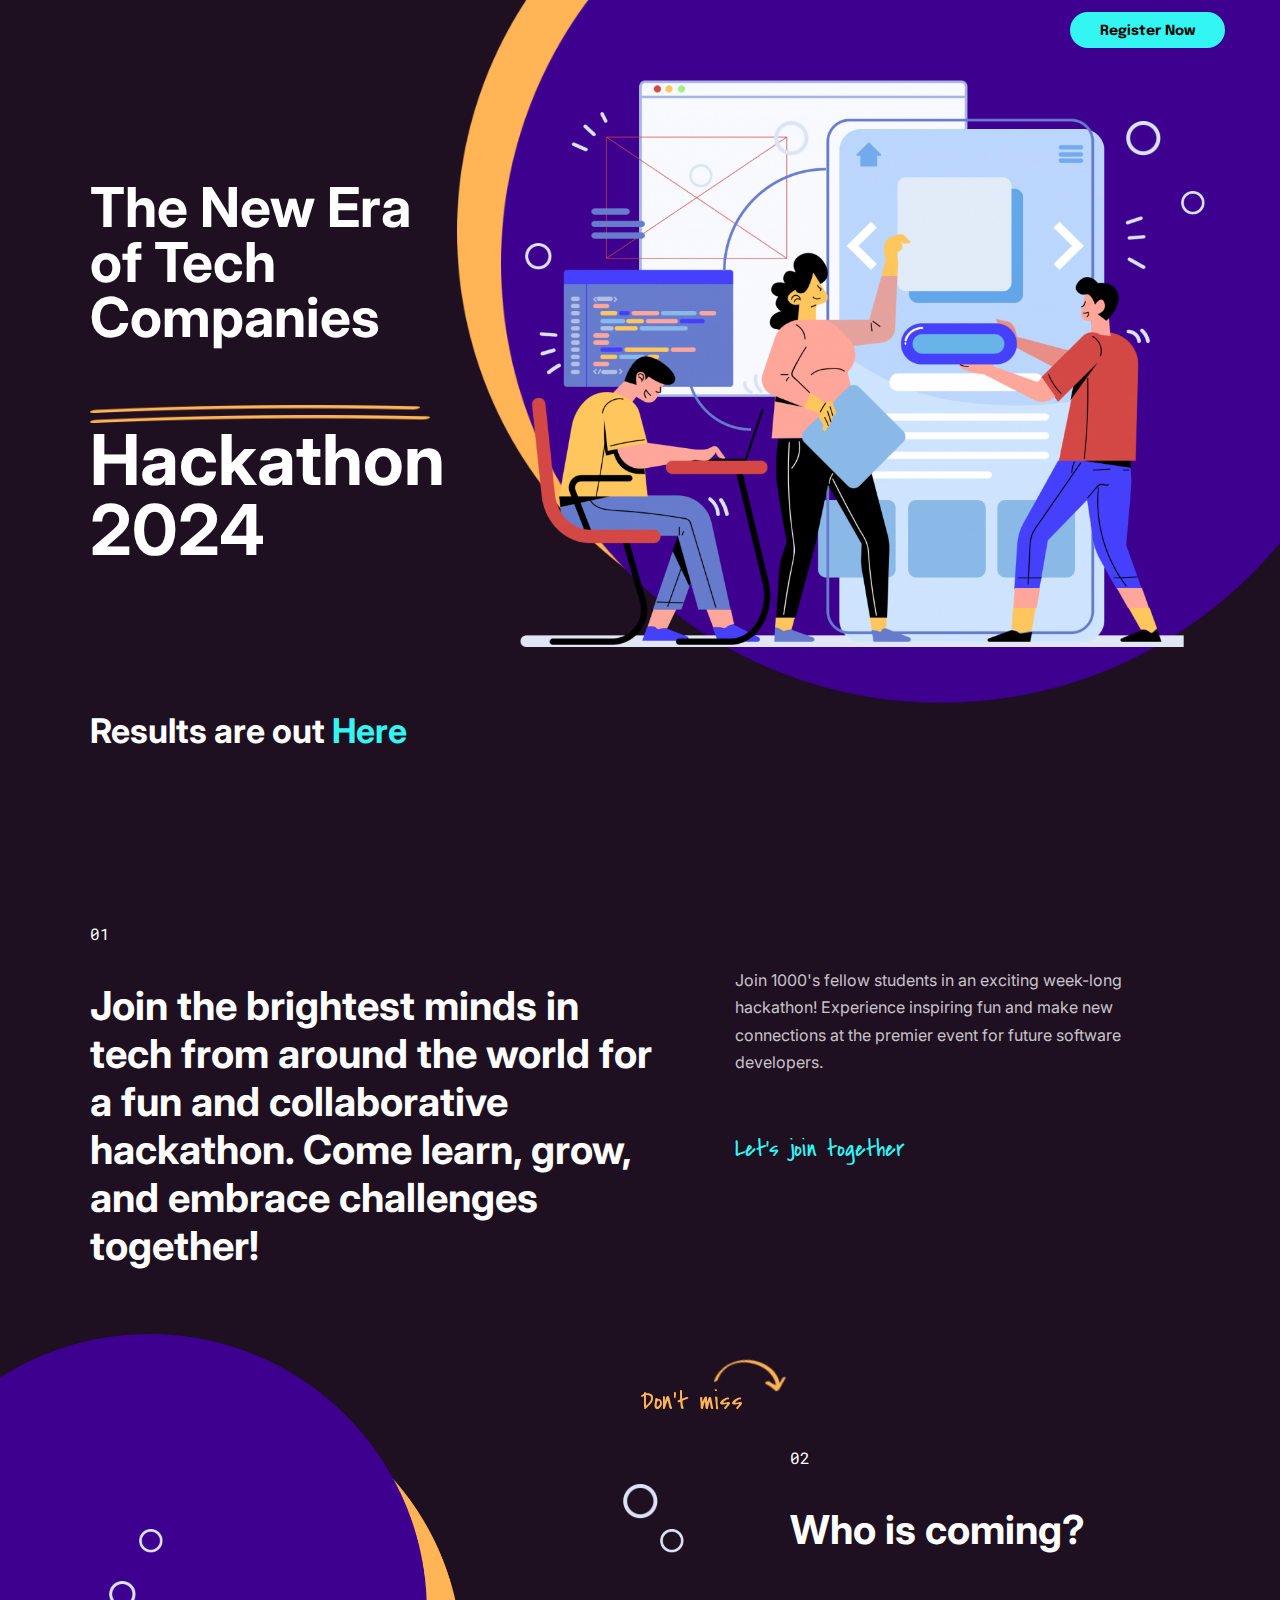
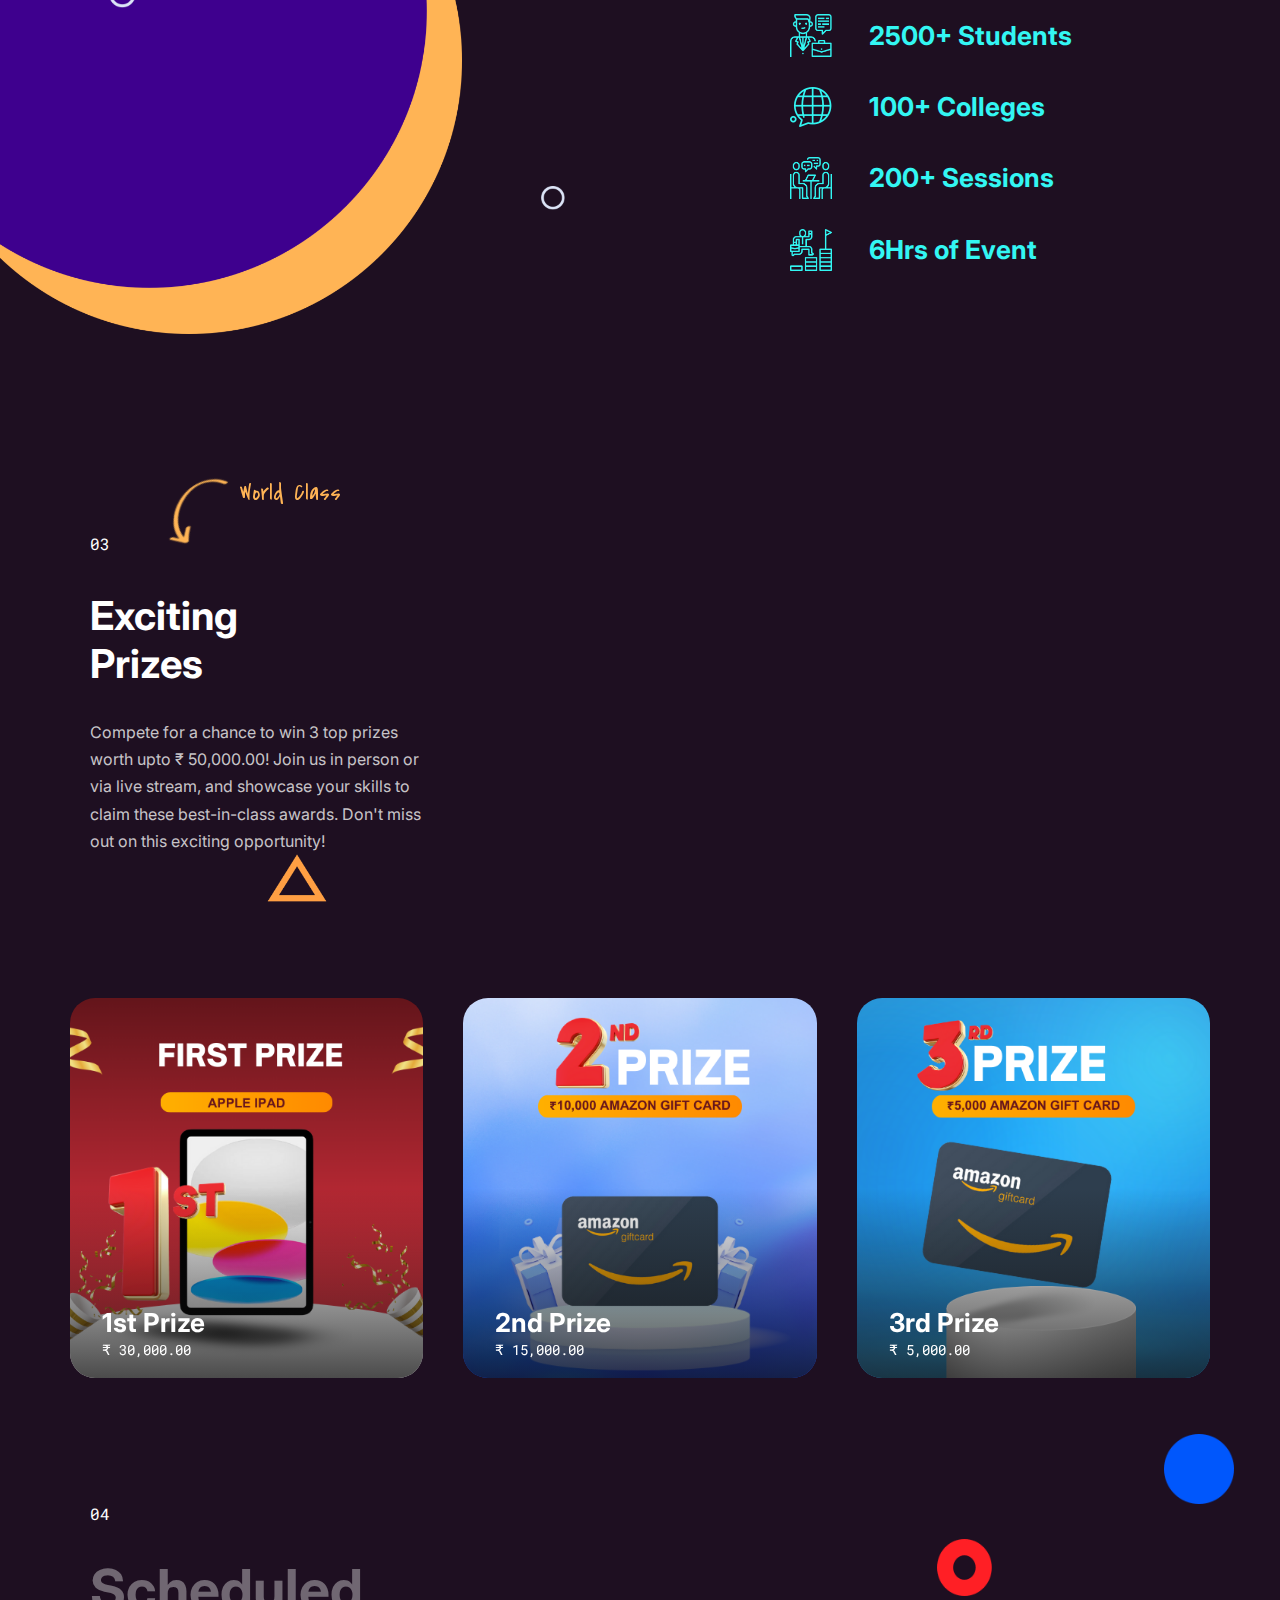
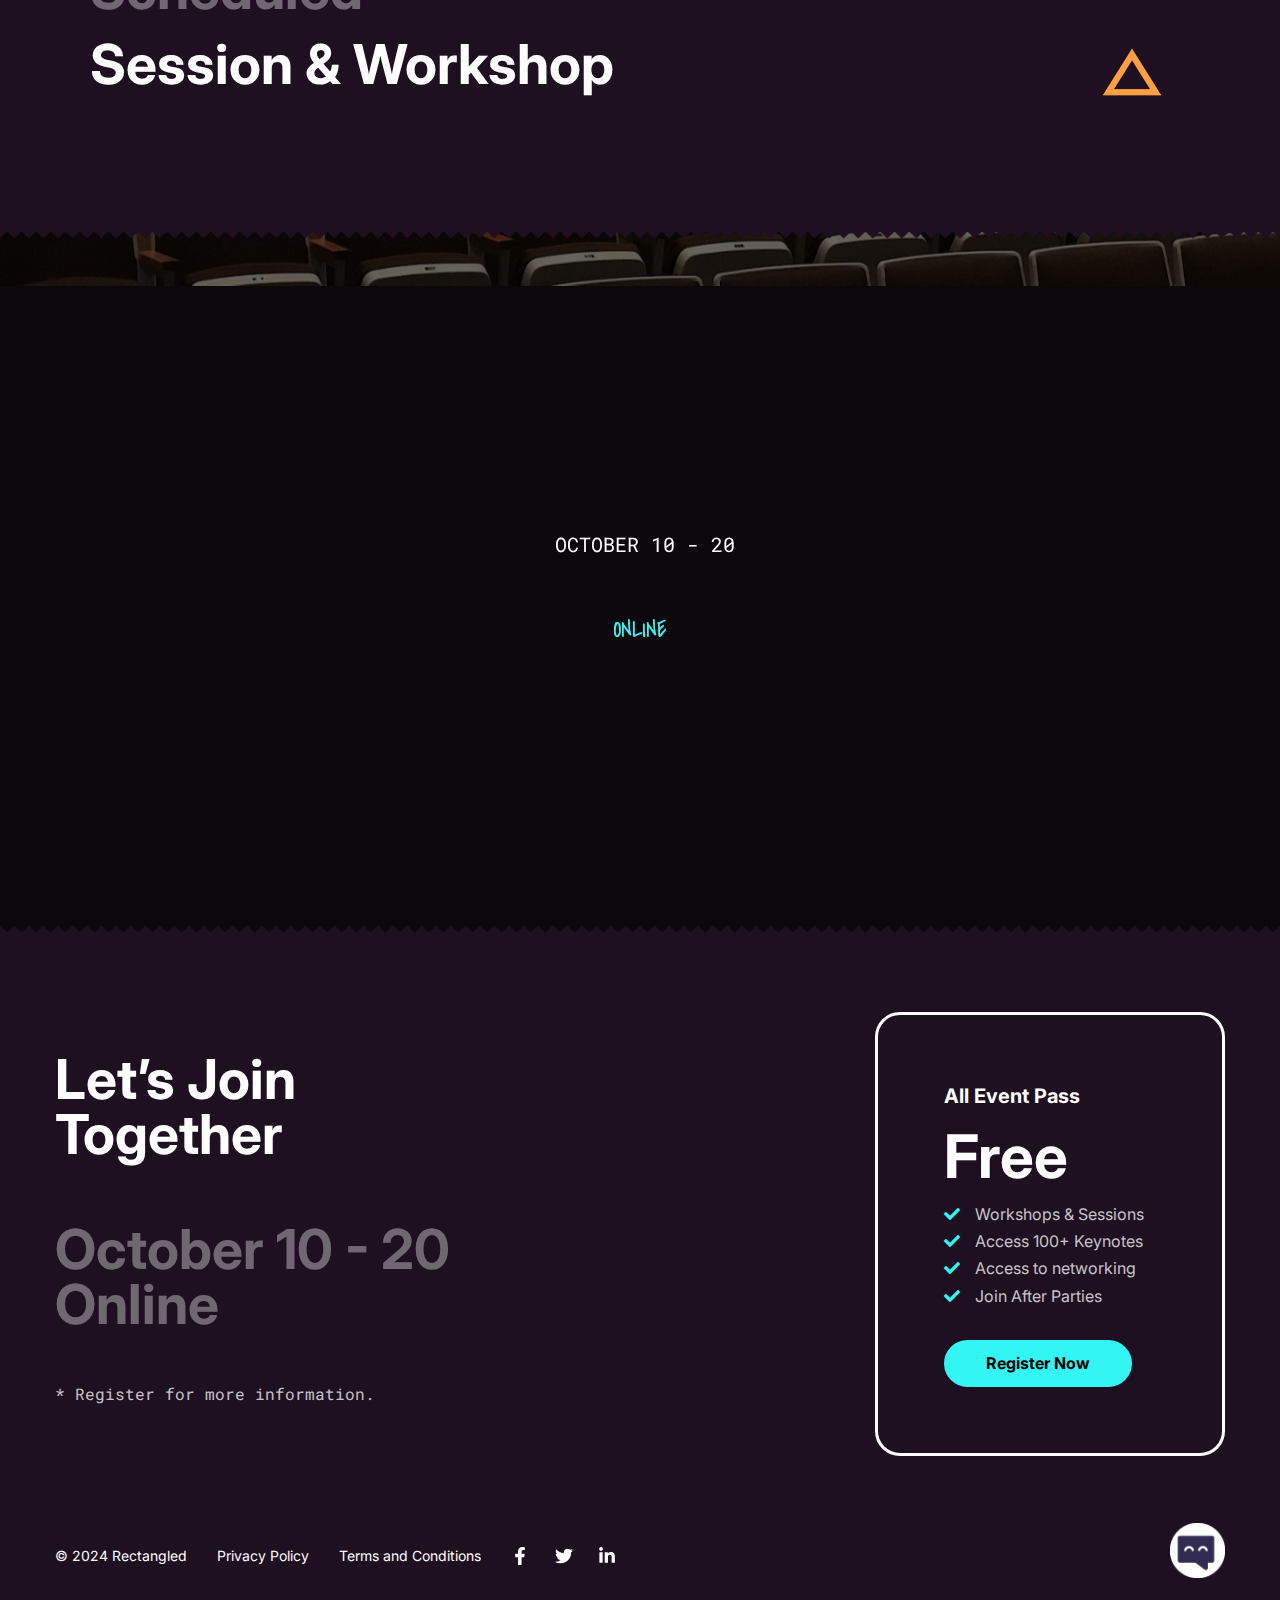
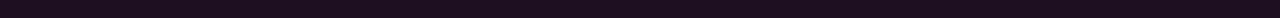
<file: index.html>
<!DOCTYPE html>
<html lang="en-US" data-menu="leftalign">

<head>

<!-- Google Site verification -->
<meta name="google-site-verification" content="bnpqYaVKcznKUia8mHQ_Fw0WtqPZjbsebpJE61h4cWQ" />

<!-- Basic Meta Tags -->
<meta charset="UTF-8" />
<meta name="viewport" content="width=device-width, initial-scale=1, maximum-scale=1" />
<meta name="format-detection" content="telephone=no">
<meta name="generator" content="Hackathon 2024, Rectangled.io" />

<!-- Title Tag -->
<title>Hackathon 2024 | Rectangled.io Digital Tech Event - The Ultimate Hackathon Experience</title>

<!-- Meta Description -->
<meta name="description" content="Join Hackathon 2024 at Rectangled.io, the premier digital tech event. Compete, innovate, and showcase your skills in the ultimate hackathon. Register now!">

<!-- Meta Keywords -->
<meta name="keywords" content="Hackathon 2024, Rectangled.io, Digital Tech Event, coding competition, innovation, software development, tech conference, programming contest">

<!-- Canonical and Shortlink -->
<link rel="canonical" href="https://hackathon.rectangled.io" />
<link rel="shortlink" href="https://hackathon.rectangled.io" />

<!-- Open Graph / Facebook -->
<meta property="og:title" content="Hackathon 2024 | Rectangled.io Digital Tech Event - The Ultimate Hackathon Experience">
<meta property="og:description" content="Don't miss Hackathon 2024 at Rectangled.io. The ultimate platform for tech enthusiasts to compete, innovate, and shine. Register today!">
<meta property="og:image" content="https://hackathon.rectangled.io/wp-content/uploads/sites/5/2022/01/og-image.png">
<meta property="og:url" content="https://hackathon.rectangled.io">
<meta property="og:type" content="website">

<!-- Twitter Card -->
<meta name="twitter:card" content="summary_large_image">
<meta name="twitter:title" content="Hackathon 2024 | Rectangled.io Digital Tech Event - The Ultimate Hackathon Experience">
<meta name="twitter:description" content="Participate in Hackathon 2024 at Rectangled.io and stand a chance to win big. A digital tech event like no other.">
<meta name="twitter:image" content="https://hackathon.rectangled.io/wp-content/uploads/sites/5/2022/01/og-image.png">
<meta name="twitter:site" content="@rectangled_io">

<!-- Favicons -->
<link rel="icon" href="wp-content/uploads/sites/5/2022/01/favicon.png" sizes="32x32" />
<link rel="icon" href="wp-content/uploads/sites/5/2022/01/favicon.png" sizes="192x192" />
<link rel="apple-touch-icon" href="wp-content/uploads/sites/5/2022/01/favicon.png" />
<meta name="msapplication-TileImage" content="wp-content/uploads/sites/5/2022/01/favicon.png" />

<!-- Profile and Preconnect -->
<link rel="profile" href="http://gmpg.org/xfn/11" />
<link rel="preconnect" href="https://fonts.gstatic.com/" crossorigin>
<link rel="preconnect" href="https://hackathon.rectangled.io/" crossorigin>

	<link rel="preload" as="style"
		href="https://fonts.googleapis.com/css?family=Roboto%3A100%2C100italic%2C200%2C200italic%2C300%2C300italic%2C400%2C400italic%2C500%2C500italic%2C600%2C600italic%2C700%2C700italic%2C800%2C800italic%2C900%2C900italic%7CRoboto%20Slab%3A100%2C100italic%2C200%2C200italic%2C300%2C300italic%2C400%2C400italic%2C500%2C500italic%2C600%2C600italic%2C700%2C700italic%2C800%2C800italic%2C900%2C900italic%7CInter%3A100%2C100italic%2C200%2C200italic%2C300%2C300italic%2C400%2C400italic%2C500%2C500italic%2C600%2C600italic%2C700%2C700italic%2C800%2C800italic%2C900%2C900italic%7CRoboto%20Mono%3A100%2C100italic%2C200%2C200italic%2C300%2C300italic%2C400%2C400italic%2C500%2C500italic%2C600%2C600italic%2C700%2C700italic%2C800%2C800italic%2C900%2C900italic%7CCovered%20By%20Your%20Grace%3A100%2C100italic%2C200%2C200italic%2C300%2C300italic%2C400%2C400italic%2C500%2C500italic%2C600%2C600italic%2C700%2C700italic%2C800%2C800italic%2C900%2C900italic%7CEpilogue%3A100%2C100italic%2C200%2C200italic%2C300%2C300italic%2C400%2C400italic%2C500%2C500italic%2C600%2C600italic%2C700%2C700italic%2C800%2C800italic%2C900%2C900italic&#038;display=swap" />
	<link rel="stylesheet"
		href="https://fonts.googleapis.com/css?family=Roboto%3A100%2C100italic%2C200%2C200italic%2C300%2C300italic%2C400%2C400italic%2C500%2C500italic%2C600%2C600italic%2C700%2C700italic%2C800%2C800italic%2C900%2C900italic%7CRoboto%20Slab%3A100%2C100italic%2C200%2C200italic%2C300%2C300italic%2C400%2C400italic%2C500%2C500italic%2C600%2C600italic%2C700%2C700italic%2C800%2C800italic%2C900%2C900italic%7CInter%3A100%2C100italic%2C200%2C200italic%2C300%2C300italic%2C400%2C400italic%2C500%2C500italic%2C600%2C600italic%2C700%2C700italic%2C800%2C800italic%2C900%2C900italic%7CRoboto%20Mono%3A100%2C100italic%2C200%2C200italic%2C300%2C300italic%2C400%2C400italic%2C500%2C500italic%2C600%2C600italic%2C700%2C700italic%2C800%2C800italic%2C900%2C900italic%7CCovered%20By%20Your%20Grace%3A100%2C100italic%2C200%2C200italic%2C300%2C300italic%2C400%2C400italic%2C500%2C500italic%2C600%2C600italic%2C700%2C700italic%2C800%2C800italic%2C900%2C900italic%7CEpilogue%3A100%2C100italic%2C200%2C200italic%2C300%2C300italic%2C400%2C400italic%2C500%2C500italic%2C600%2C600italic%2C700%2C700italic%2C800%2C800italic%2C900%2C900italic&#038;display=swap"
		media="print" onload="this.media='all'" /><noscript>
		<link rel="stylesheet"
			href="https://fonts.googleapis.com/css?family=Roboto%3A100%2C100italic%2C200%2C200italic%2C300%2C300italic%2C400%2C400italic%2C500%2C500italic%2C600%2C600italic%2C700%2C700italic%2C800%2C800italic%2C900%2C900italic%7CRoboto%20Slab%3A100%2C100italic%2C200%2C200italic%2C300%2C300italic%2C400%2C400italic%2C500%2C500italic%2C600%2C600italic%2C700%2C700italic%2C800%2C800italic%2C900%2C900italic%7CInter%3A100%2C100italic%2C200%2C200italic%2C300%2C300italic%2C400%2C400italic%2C500%2C500italic%2C600%2C600italic%2C700%2C700italic%2C800%2C800italic%2C900%2C900italic%7CRoboto%20Mono%3A100%2C100italic%2C200%2C200italic%2C300%2C300italic%2C400%2C400italic%2C500%2C500italic%2C600%2C600italic%2C700%2C700italic%2C800%2C800italic%2C900%2C900italic%7CCovered%20By%20Your%20Grace%3A100%2C100italic%2C200%2C200italic%2C300%2C300italic%2C400%2C400italic%2C500%2C500italic%2C600%2C600italic%2C700%2C700italic%2C800%2C800italic%2C900%2C900italic%7CEpilogue%3A100%2C100italic%2C200%2C200italic%2C300%2C300italic%2C400%2C400italic%2C500%2C500italic%2C600%2C600italic%2C700%2C700italic%2C800%2C800italic%2C900%2C900italic&#038;display=swap" />
		</noscript>
	<link href='https://fonts.gstatic.com' crossorigin rel='preconnect' />
	<style id='wp-emoji-styles-inline-css' type='text/css'>
		img.wp-smiley,
		img.emoji {
			display: inline !important;
			border: none !important;
			box-shadow: none !important;
			height: 1em !important;
			width: 1em !important;
			margin: 0 0.07em !important;
			vertical-align: -0.1em !important;
			background: none !important;
			padding: 0 !important;
		}
	</style>
	<style id='classic-theme-styles-inline-css' type='text/css'>
		/*! This file is auto-generated */
		.wp-block-button__link {
			color: #fff;
			background-color: #32373c;
			border-radius: 9999px;
			box-shadow: none;
			text-decoration: none;
			padding: calc(.667em + 2px) calc(1.333em + 2px);
			font-size: 1.125em
		}

		.wp-block-file__button {
			background: #32373c;
			color: #fff;
			text-decoration: none
		}
	</style>
	<link data-minify="1" rel='stylesheet' id='grandconference-reset-css-css'
		href='wp-content/cache/min/5/v5/digital/wp-content/themes/grandconference/css/reset.css?ver=1710823729'
		type='text/css' media='all' />
	<link data-minify="1" rel='stylesheet' id='grandconference-wordpress-css-css'
		href='wp-content/cache/min/5/v5/digital/wp-content/themes/grandconference/css/wordpress.css?ver=1710823729'
		type='text/css' media='all' />
	<link data-minify="1" rel='stylesheet' id='grandconference-animation-css-css'
		href='wp-content/cache/min/5/v5/digital/wp-content/themes/grandconference/css/animation.css?ver=1710823729'
		type='text/css' media='all' />
	<link data-minify="1" rel='stylesheet' id='ilightbox-css'
		href='wp-content/cache/min/5/v5/digital/wp-content/themes/grandconference/css/ilightbox/ilightbox.css?ver=1710823729'
		type='text/css' media='all' />
	<link data-minify="1" rel='stylesheet' id='grandconference-jqueryui-css'
		href='wp-content/cache/min/5/v5/digital/wp-content/themes/grandconference/css/jqueryui/custom.css?ver=1710823729'
		type='text/css' media='all' />
	<link rel='stylesheet' id='mediaelement-css' href='wp-includes/js/mediaelement/mediaelementplayer-legacy.min.css'
		type='text/css' media='all' />
	<link data-minify="1" rel='stylesheet' id='flexslider-css'
		href='wp-content/cache/min/5/v5/digital/wp-content/themes/grandconference/js/flexslider/flexslider.css?ver=1710823729'
		type='text/css' media='all' />
	<link data-minify="1" rel='stylesheet' id='tooltipster-css'
		href='wp-content/cache/min/5/v5/digital/wp-content/themes/grandconference/css/tooltipster.css?ver=1710823729'
		type='text/css' media='all' />
	<link data-minify="1" rel='stylesheet' id='odometer-theme-css'
		href='wp-content/cache/min/5/v5/digital/wp-content/themes/grandconference/css/odometer-theme-minimal.css?ver=1710823729'
		type='text/css' media='all' />
	<link data-minify="1" rel='stylesheet' id='grandconference-screen-css'
		href='wp-content/cache/min/5/v5/digital/wp-content/themes/grandconference/css/screen.css?ver=1710823729'
		type='text/css' media='all' />
	<link data-minify="1" rel='stylesheet' id='grandconference-leftalignmenu-css'
		href='wp-content/cache/min/5/v5/digital/wp-content/themes/grandconference/css/menus/leftalignmenu.css?ver=1710823729'
		type='text/css' media='all' />
	<link data-minify="1" rel='stylesheet' id='fontawesome-css'
		href='wp-content/cache/min/5/v5/digital/wp-content/themes/grandconference/css/font-awesome.min.css?ver=1710823729'
		type='text/css' media='all' />
	<link data-minify="1" rel='stylesheet' id='themify-icons-css'
		href='wp-content/cache/min/5/v5/digital/wp-content/themes/grandconference/css/themify-icons.css?ver=1710823729'
		type='text/css' media='all' />
	<link data-minify="1" rel='stylesheet' id='grandconference-custom-css-css'
		href='wp-content/cache/min/5/v5/digital/wp-content/uploads/sites/5/grandconference/custom-css.css?ver=1710823729'
		type='text/css' media='all' />
	<link rel='stylesheet' id='loftloader-lite-animation-css'
		href='wp-content/plugins/loftloader/assets/css/loftloader.min.css' type='text/css' media='all' />
	<link rel='stylesheet' id='elementor-frontend-css'
		href='wp-content/plugins/elementor/assets/css/frontend-lite.min.css' type='text/css' media='all' />
	<style id='elementor-frontend-inline-css' type='text/css'>
		.elementor-kit-4 {
			--e-global-color-primary: #6EC1E4;
			--e-global-color-secondary: #54595F;
			--e-global-color-text: #7A7A7A;
			--e-global-color-accent: #61CE70;
			--e-global-typography-primary-font-family: "Roboto";
			--e-global-typography-primary-font-weight: 600;
			--e-global-typography-secondary-font-family: "Roboto Slab";
			--e-global-typography-secondary-font-weight: 400;
			--e-global-typography-text-font-family: "Roboto";
			--e-global-typography-text-font-weight: 400;
			--e-global-typography-accent-font-family: "Roboto";
			--e-global-typography-accent-font-weight: 500;
		}

		.elementor-section.elementor-section-boxed>.elementor-container {
			max-width: 1170px;
		}

		.e-con {
			--container-max-width: 1170px;
		}

		.elementor-widget:not(:last-child) {
			margin-block-end: 20px;
		}

		.elementor-element {
			--widgets-spacing: 20px 20px;
		}

			{}

		#page_caption {
			display: var(--page-title-display);
		}

		@media(max-width:1024px) {
			.elementor-section.elementor-section-boxed>.elementor-container {
				max-width: 1024px;
			}

			.e-con {
				--container-max-width: 1024px;
			}
		}

		@media(max-width:767px) {
			.elementor-section.elementor-section-boxed>.elementor-container {
				max-width: 767px;
			}

			.e-con {
				--container-max-width: 767px;
			}
		}

		.elementor-1755 .elementor-element.elementor-element-6d76da4 {
			padding: 80px 0px 170px 0px;
		}

		.elementor-1755 .elementor-element.elementor-element-0818c21>.elementor-element-populated {
			padding: 100px 0px 0px 0px;
		}

		.elementor-1755 .elementor-element.elementor-element-565eb0e .elementor-heading-title {
			color: #FFFFFF;
			font-family: "Inter", Sans-serif;
			font-size: 55px;
		}

		.elementor-1755 .elementor-element.elementor-element-bfa8cad img {
			width: 330px;
		}

		.elementor-1755 .elementor-element.elementor-element-bfa8cad {
			width: auto;
			max-width: auto;
			top: 46.5%;
		}

		.elementor-element.elementor-element-bfa8cad {
			transition-timing-function: cubic-bezier(0.230, 1.000, 0.320, 1.000) !important;
			transition-delay: 0ms !important;
		}

		.elementor-widget.elementor-element-bfa8cad {
			opacity: 0;
		}

		.elementor-1755 .elementor-element.elementor-element-209dd3c img {
			width: 340px;
		}

		.elementor-1755 .elementor-element.elementor-element-209dd3c {
			width: auto;
			max-width: auto;
			top: 48%;
		}

		.elementor-element.elementor-element-209dd3c {
			transition-timing-function: cubic-bezier(0.230, 1.000, 0.320, 1.000) !important;
			transition-delay: 0ms !important;
		}

		.elementor-widget.elementor-element-209dd3c {
			opacity: 0;
		}

		.elementor-1755 .elementor-element.elementor-element-32c2ce3 {
			margin-top: 60px;
			margin-bottom: 0px;
		}

		.elementor-1755 .elementor-element.elementor-element-e7d70e4>.elementor-element-populated {
			padding: 0px 0px 0px 0px;
		}

		.elementor-1755 .elementor-element.elementor-element-1cbe2c7 .elementor-heading-title {
			color: #FFFFFF;
			font-family: "Inter", Sans-serif;
			font-size: 70px;
		}

		.elementor-1755 .elementor-element.elementor-element-48cf4d3.elementor-column>.elementor-widget-wrap {
			justify-content: center;
		}

		.elementor-1755 .elementor-element.elementor-element-48cf4d3>.elementor-element-populated {
			padding: 0px 0px 0px 0px;
		}

		.elementor-1755 .elementor-element.elementor-element-a474fff .elementor-heading-title {
			color: #FFFFFF;
			font-family: "Inter", Sans-serif;
			font-size: 20px;
			line-height: 1.4em;
		}

		.elementor-1755 .elementor-element.elementor-element-a474fff>.elementor-widget-container {
			margin: 7px 0px 0px 10px;
		}

		.elementor-1755 .elementor-element.elementor-element-7ea4ac3.elementor-column>.elementor-widget-wrap {
			justify-content: flex-end;
		}

		.elementor-1755 .elementor-element.elementor-element-7ea4ac3>.elementor-element-populated {
			padding: 0px 0px 0px 0px;
		}

		.elementor-1755 .elementor-element.elementor-element-510d86a img {
			width: 35px;
		}

		.elementor-1755 .elementor-element.elementor-element-510d86a {
			width: auto;
			max-width: auto;
			top: 6%;
			z-index: 3;
		}

		body:not(.rtl) .elementor-1755 .elementor-element.elementor-element-510d86a {
			right: 4%;
		}

		body.rtl .elementor-1755 .elementor-element.elementor-element-510d86a {
			left: 4%;
		}

		.elementor-1755 .elementor-element.elementor-element-c87e55e img {
			width: 35px;
		}

		.elementor-1755 .elementor-element.elementor-element-c87e55e {
			width: auto;
			max-width: auto;
			top: 6%;
			z-index: 4;
		}

		body:not(.rtl) .elementor-1755 .elementor-element.elementor-element-c87e55e {
			right: 52%;
		}

		body.rtl .elementor-1755 .elementor-element.elementor-element-c87e55e {
			left: 52%;
		}

		.elementor-1755 .elementor-element.elementor-element-5a80c9c img {
			width: 24px;
		}

		.elementor-1755 .elementor-element.elementor-element-5a80c9c {
			width: auto;
			max-width: auto;
			top: 16%;
			z-index: 3;
		}

		body:not(.rtl) .elementor-1755 .elementor-element.elementor-element-5a80c9c {
			right: -2%;
		}

		body.rtl .elementor-1755 .elementor-element.elementor-element-5a80c9c {
			left: -2%;
		}

		.elementor-1755 .elementor-element.elementor-element-b211dd5 img {
			width: 24px;
		}

		.elementor-1755 .elementor-element.elementor-element-b211dd5 {
			width: auto;
			max-width: auto;
			top: 12%;
			z-index: 4;
		}

		body:not(.rtl) .elementor-1755 .elementor-element.elementor-element-b211dd5 {
			right: 65%;
		}

		body.rtl .elementor-1755 .elementor-element.elementor-element-b211dd5 {
			left: 65%;
		}

		.elementor-1755 .elementor-element.elementor-element-4b966ed img {
			width: 27px;
		}

		.elementor-1755 .elementor-element.elementor-element-4b966ed {
			width: auto;
			max-width: auto;
			top: 24%;
			z-index: 4;
		}

		body:not(.rtl) .elementor-1755 .elementor-element.elementor-element-4b966ed {
			right: 87%;
		}

		body.rtl .elementor-1755 .elementor-element.elementor-element-4b966ed {
			left: 87%;
		}

		.elementor-1755 .elementor-element.elementor-element-a7b214e {
			text-align: right;
			width: auto;
			max-width: auto;
			z-index: 3;
		}

		.elementor-1755 .elementor-element.elementor-element-a7b214e img {
			width: 670px;
		}

		.elementor-1755 .elementor-element.elementor-element-e77c097 {
			width: var(--container-widget-width, 115%);
			max-width: 115%;
			--container-widget-width: 115%;
			--container-widget-flex-grow: 0;
			top: -40%;
		}

		body:not(.rtl) .elementor-1755 .elementor-element.elementor-element-e77c097 {
			left: 0%;
		}

		body.rtl .elementor-1755 .elementor-element.elementor-element-e77c097 {
			right: 0%;
		}

		.elementor-1755 .elementor-element.elementor-element-5ec6775 {
			width: var(--container-widget-width, 120%);
			max-width: 120%;
			--container-widget-width: 120%;
			--container-widget-flex-grow: 0;
			top: -38%;
		}

		body:not(.rtl) .elementor-1755 .elementor-element.elementor-element-5ec6775 {
			left: 6%;
		}

		body.rtl .elementor-1755 .elementor-element.elementor-element-5ec6775 {
			right: 6%;
		}

		.elementor-1755 .elementor-element.elementor-element-91b011a>.elementor-element-populated {
			padding: 0px 40px 0px 0px;
		}

		.elementor-1755 .elementor-element.elementor-element-0bfb1ff .elementor-heading-title {
			color: #FFFFFF;
			font-family: "Roboto Mono", Sans-serif;
			font-size: 16px;
		}

		.elementor-1755 .elementor-element.elementor-element-0bfb1ff>.elementor-widget-container {
			margin: 0px 0px 20px 0px;
		}

		.elementor-1755 .elementor-element.elementor-element-40015d2 .elementor-heading-title {
			color: #FFFFFF;
			font-family: "Inter", Sans-serif;
			font-size: 40px;
			line-height: 1.2em;
		}

		.elementor-1755 .elementor-element.elementor-element-40015d2>.elementor-widget-container {
			margin: 0px 0px 0px 0px;
		}

		.elementor-1755 .elementor-element.elementor-element-32662bd>.elementor-element-populated {
			padding: 30px 0px 0px 40px;
		}

		.elementor-1755 .elementor-element.elementor-element-142bb9c {
			color: #FFFFFFC4;
			font-family: "Inter", Sans-serif;
			font-size: 16px;
		}

		.elementor-1755 .elementor-element.elementor-element-142bb9c>.elementor-widget-container {
			margin: 0px 0px 20px 0px;
		}

		.elementor-1755 .elementor-element.elementor-element-7be31c8 .elementor-heading-title {
			color: #33F6F3;
			font-family: "Covered By Your Grace", Sans-serif;
			font-size: 24px;
			font-weight: 400;
		}

		.elementor-1755 .elementor-element.elementor-element-7be31c8 {
			width: auto;
			max-width: auto;
		}

		.elementor-1755 .elementor-element.elementor-element-aae5abc {
			margin-top: 100px;
			margin-bottom: 0px;
			padding: 60px 0px 80px 0px;
		}

		.elementor-1755 .elementor-element.elementor-element-a177631>.elementor-element-populated {
			padding: 0px 0px 0px 0px;
		}

		.elementor-1755 .elementor-element.elementor-element-93a71a7 {
			text-align: right;
			width: auto;
			max-width: auto;
			z-index: 3;
		}

		.elementor-1755 .elementor-element.elementor-element-93a71a7 img {
			width: 611px;
		}

		.elementor-1755 .elementor-element.elementor-element-d2fabfe img {
			width: 24px;
		}

		.elementor-1755 .elementor-element.elementor-element-d2fabfe {
			width: auto;
			max-width: auto;
			top: 18%;
			z-index: 4;
		}

		body:not(.rtl) .elementor-1755 .elementor-element.elementor-element-d2fabfe {
			right: 89%;
		}

		body.rtl .elementor-1755 .elementor-element.elementor-element-d2fabfe {
			left: 89%;
		}

		.elementor-1755 .elementor-element.elementor-element-cc6da78 img {
			width: 24px;
		}

		.elementor-1755 .elementor-element.elementor-element-cc6da78 {
			width: auto;
			max-width: auto;
			top: 18%;
			z-index: 4;
		}

		body:not(.rtl) .elementor-1755 .elementor-element.elementor-element-cc6da78 {
			right: 10%;
		}

		body.rtl .elementor-1755 .elementor-element.elementor-element-cc6da78 {
			left: 10%;
		}

		.elementor-1755 .elementor-element.elementor-element-fbbea8e img {
			width: 24px;
		}

		.elementor-1755 .elementor-element.elementor-element-fbbea8e {
			width: auto;
			max-width: auto;
			top: 66%;
			z-index: 4;
		}

		body:not(.rtl) .elementor-1755 .elementor-element.elementor-element-fbbea8e {
			right: 28%;
		}

		body.rtl .elementor-1755 .elementor-element.elementor-element-fbbea8e {
			left: 28%;
		}

		.elementor-1755 .elementor-element.elementor-element-643de81 img {
			width: 35px;
		}

		.elementor-1755 .elementor-element.elementor-element-643de81 {
			width: auto;
			max-width: auto;
			top: 10%;
			z-index: 3;
		}

		body:not(.rtl) .elementor-1755 .elementor-element.elementor-element-643de81 {
			right: 14%;
		}

		body.rtl .elementor-1755 .elementor-element.elementor-element-643de81 {
			left: 14%;
		}

		.elementor-1755 .elementor-element.elementor-element-a844556 img {
			width: 27px;
		}

		.elementor-1755 .elementor-element.elementor-element-a844556 {
			width: auto;
			max-width: auto;
			top: 28%;
			z-index: 4;
		}

		body:not(.rtl) .elementor-1755 .elementor-element.elementor-element-a844556 {
			right: 93%;
		}

		body.rtl .elementor-1755 .elementor-element.elementor-element-a844556 {
			left: 93%;
		}

		.elementor-1755 .elementor-element.elementor-element-54bd0cf img {
			width: 70%;
		}

		.elementor-1755 .elementor-element.elementor-element-54bd0cf {
			width: var(--container-widget-width, 120%);
			max-width: 120%;
			--container-widget-width: 120%;
			--container-widget-flex-grow: 0;
			top: -18%;
			z-index: 2;
		}

		body:not(.rtl) .elementor-1755 .elementor-element.elementor-element-54bd0cf {
			left: -51%;
		}

		body.rtl .elementor-1755 .elementor-element.elementor-element-54bd0cf {
			right: -51%;
		}

		.elementor-1755 .elementor-element.elementor-element-2600d99 img {
			width: 69%;
		}

		.elementor-1755 .elementor-element.elementor-element-2600d99 {
			width: var(--container-widget-width, 120%);
			max-width: 120%;
			--container-widget-width: 120%;
			--container-widget-flex-grow: 0;
			top: -8%;
		}

		body:not(.rtl) .elementor-1755 .elementor-element.elementor-element-2600d99 {
			left: -45%;
		}

		body.rtl .elementor-1755 .elementor-element.elementor-element-2600d99 {
			right: -45%;
		}

		.elementor-1755 .elementor-element.elementor-element-f467a6f img {
			width: 40px;
		}

		.elementor-1755 .elementor-element.elementor-element-f467a6f {
			width: auto;
			max-width: auto;
			bottom: 103%;
		}

		body:not(.rtl) .elementor-1755 .elementor-element.elementor-element-f467a6f {
			right: -3%;
		}

		body.rtl .elementor-1755 .elementor-element.elementor-element-f467a6f {
			left: -3%;
		}

		.elementor-1755 .elementor-element.elementor-element-f467a6f>.elementor-widget-container {
			--e-transform-rotateZ: -103deg;
			--e-transform-flipX: -1;
		}

		.elementor-1755 .elementor-element.elementor-element-efaa36c .elementor-heading-title {
			color: #FFB455;
			font-family: "Covered By Your Grace", Sans-serif;
			font-size: 26px;
			font-weight: 400;
		}

		.elementor-1755 .elementor-element.elementor-element-efaa36c {
			width: auto;
			max-width: auto;
			bottom: 103%;
		}

		body:not(.rtl) .elementor-1755 .elementor-element.elementor-element-efaa36c {
			right: 1%;
		}

		body.rtl .elementor-1755 .elementor-element.elementor-element-efaa36c {
			left: 1%;
		}

		.elementor-1755 .elementor-element.elementor-element-20a49c5>.elementor-element-populated {
			padding: 20px 0px 0px 40px;
		}

		.elementor-1755 .elementor-element.elementor-element-cc64360 .elementor-heading-title {
			color: #FFFFFF;
			font-family: "Roboto Mono", Sans-serif;
			font-size: 16px;
		}

		.elementor-1755 .elementor-element.elementor-element-cc64360>.elementor-widget-container {
			margin: 0px 0px 20px 0px;
		}

		.elementor-1755 .elementor-element.elementor-element-769bbcc .elementor-heading-title {
			color: #FFFFFF;
			font-family: "Inter", Sans-serif;
			font-size: 40px;
			line-height: 1.2em;
		}

		.elementor-1755 .elementor-element.elementor-element-769bbcc>.elementor-widget-container {
			margin: 0px 0px 40px 0px;
		}

		.elementor-1755 .elementor-element.elementor-element-5fc68ba {
			margin-top: 0px;
			margin-bottom: 30px;
		}

		.elementor-1755 .elementor-element.elementor-element-5c24299>.elementor-element-populated {
			padding: 0px 0px 0px 0px;
		}

		.elementor-1755 .elementor-element.elementor-element-c3b9f73 img {
			width: 42px;
		}

		.elementor-1755 .elementor-element.elementor-element-c3b9f73 {
			width: auto;
			max-width: auto;
		}

		.elementor-bc-flex-widget .elementor-1755 .elementor-element.elementor-element-2af87e5.elementor-column .elementor-widget-wrap {
			align-items: center;
		}

		.elementor-1755 .elementor-element.elementor-element-2af87e5.elementor-column.elementor-element[data-element_type="column"]>.elementor-widget-wrap.elementor-element-populated {
			align-content: center;
			align-items: center;
		}

		.elementor-1755 .elementor-element.elementor-element-2af87e5.elementor-column>.elementor-widget-wrap {
			justify-content: center;
		}

		.elementor-1755 .elementor-element.elementor-element-2af87e5>.elementor-element-populated {
			padding: 0px 0px 0px 0px;
		}

		.elementor-1755 .elementor-element.elementor-element-010e4f0 .elementor-heading-title {
			color: #33F6F3;
			font-family: "Inter", Sans-serif;
			font-size: 26px;
		}

		.elementor-1755 .elementor-element.elementor-element-9229b9d {
			margin-top: 0px;
			margin-bottom: 30px;
		}

		.elementor-1755 .elementor-element.elementor-element-964c380>.elementor-element-populated {
			padding: 0px 0px 0px 0px;
		}

		.elementor-1755 .elementor-element.elementor-element-369f286 img {
			width: 42px;
		}

		.elementor-1755 .elementor-element.elementor-element-369f286 {
			width: auto;
			max-width: auto;
		}

		.elementor-bc-flex-widget .elementor-1755 .elementor-element.elementor-element-0533bf4.elementor-column .elementor-widget-wrap {
			align-items: center;
		}

		.elementor-1755 .elementor-element.elementor-element-0533bf4.elementor-column.elementor-element[data-element_type="column"]>.elementor-widget-wrap.elementor-element-populated {
			align-content: center;
			align-items: center;
		}

		.elementor-1755 .elementor-element.elementor-element-0533bf4.elementor-column>.elementor-widget-wrap {
			justify-content: center;
		}

		.elementor-1755 .elementor-element.elementor-element-0533bf4>.elementor-element-populated {
			padding: 0px 0px 0px 0px;
		}

		.elementor-1755 .elementor-element.elementor-element-ec2ed3b .elementor-heading-title {
			color: #33F6F3;
			font-family: "Inter", Sans-serif;
			font-size: 26px;
		}

		.elementor-1755 .elementor-element.elementor-element-52989c7 {
			margin-top: 0px;
			margin-bottom: 30px;
		}

		.elementor-1755 .elementor-element.elementor-element-ef73728>.elementor-element-populated {
			padding: 0px 0px 0px 0px;
		}

		.elementor-1755 .elementor-element.elementor-element-07afc77 img {
			width: 42px;
		}

		.elementor-1755 .elementor-element.elementor-element-07afc77 {
			width: auto;
			max-width: auto;
		}

		.elementor-bc-flex-widget .elementor-1755 .elementor-element.elementor-element-16db17f.elementor-column .elementor-widget-wrap {
			align-items: center;
		}

		.elementor-1755 .elementor-element.elementor-element-16db17f.elementor-column.elementor-element[data-element_type="column"]>.elementor-widget-wrap.elementor-element-populated {
			align-content: center;
			align-items: center;
		}

		.elementor-1755 .elementor-element.elementor-element-16db17f.elementor-column>.elementor-widget-wrap {
			justify-content: center;
		}

		.elementor-1755 .elementor-element.elementor-element-16db17f>.elementor-element-populated {
			padding: 0px 0px 0px 0px;
		}

		.elementor-1755 .elementor-element.elementor-element-0ad1d63 .elementor-heading-title {
			color: #33F6F3;
			font-family: "Inter", Sans-serif;
			font-size: 26px;
		}

		.elementor-1755 .elementor-element.elementor-element-a4c5795 {
			margin-top: 0px;
			margin-bottom: 30px;
		}

		.elementor-1755 .elementor-element.elementor-element-662f831>.elementor-element-populated {
			padding: 0px 0px 0px 0px;
		}

		.elementor-1755 .elementor-element.elementor-element-6625ff4 img {
			width: 42px;
		}

		.elementor-1755 .elementor-element.elementor-element-6625ff4 {
			width: auto;
			max-width: auto;
		}

		.elementor-bc-flex-widget .elementor-1755 .elementor-element.elementor-element-19bfde3.elementor-column .elementor-widget-wrap {
			align-items: center;
		}

		.elementor-1755 .elementor-element.elementor-element-19bfde3.elementor-column.elementor-element[data-element_type="column"]>.elementor-widget-wrap.elementor-element-populated {
			align-content: center;
			align-items: center;
		}

		.elementor-1755 .elementor-element.elementor-element-19bfde3.elementor-column>.elementor-widget-wrap {
			justify-content: center;
		}

		.elementor-1755 .elementor-element.elementor-element-19bfde3>.elementor-element-populated {
			padding: 0px 0px 0px 0px;
		}

		.elementor-1755 .elementor-element.elementor-element-f9960f0 .elementor-heading-title {
			color: #33F6F3;
			font-family: "Inter", Sans-serif;
			font-size: 26px;
		}

		.elementor-1755 .elementor-element.elementor-element-f1be48e {
			margin-top: 40px;
			margin-bottom: 0px;
			padding: 0px 0px 20px 0px;
		}

		.elementor-1755 .elementor-element.elementor-element-e20a854>.elementor-element-populated {
			padding: 50px 40px 0px 0px;
		}

		.elementor-1755 .elementor-element.elementor-element-f3657dc .elementor-heading-title {
			color: #FFFFFF;
			font-family: "Roboto Mono", Sans-serif;
			font-size: 16px;
		}

		.elementor-1755 .elementor-element.elementor-element-f3657dc>.elementor-widget-container {
			margin: 0px 0px 20px 0px;
		}

		.elementor-1755 .elementor-element.elementor-element-b612514 .elementor-heading-title {
			color: #FFFFFF;
			font-family: "Inter", Sans-serif;
			font-size: 40px;
			line-height: 1.2em;
		}

		.elementor-1755 .elementor-element.elementor-element-4894615 img {
			width: 45px;
		}

		.elementor-1755 .elementor-element.elementor-element-4894615 {
			width: auto;
			max-width: auto;
			top: -4%;
		}

		body:not(.rtl) .elementor-1755 .elementor-element.elementor-element-4894615 {
			left: 22%;
		}

		body.rtl .elementor-1755 .elementor-element.elementor-element-4894615 {
			right: 22%;
		}

		.elementor-1755 .elementor-element.elementor-element-4894615>.elementor-widget-container {
			--e-transform-rotateZ: 55deg;
		}

		.elementor-1755 .elementor-element.elementor-element-141597b .elementor-heading-title {
			color: #FFB455;
			font-family: "Covered By Your Grace", Sans-serif;
			font-size: 24px;
			font-weight: 400;
		}

		.elementor-1755 .elementor-element.elementor-element-141597b {
			width: auto;
			max-width: auto;
			top: -1%;
		}

		body:not(.rtl) .elementor-1755 .elementor-element.elementor-element-141597b {
			left: 39%;
		}

		body.rtl .elementor-1755 .elementor-element.elementor-element-141597b {
			right: 39%;
		}

		.elementor-1755 .elementor-element.elementor-element-1e95386 {
			color: #FFFFFFC4;
			font-family: "Inter", Sans-serif;
			font-size: 16px;
		}

		.elementor-1755 .elementor-element.elementor-element-1e95386>.elementor-widget-container {
			margin: 0px 0px 0px 0px;
		}

		.elementor-1755 .elementor-element.elementor-element-b7df5c1 img {
			width: 60px;
		}

		.elementor-1755 .elementor-element.elementor-element-b7df5c1 {
			width: auto;
			max-width: auto;
			bottom: 8%;
		}

		body:not(.rtl) .elementor-1755 .elementor-element.elementor-element-b7df5c1 {
			left: 46%;
		}

		body.rtl .elementor-1755 .elementor-element.elementor-element-b7df5c1 {
			right: 46%;
		}

		.elementor-1755 .elementor-element.elementor-element-12635aa>.elementor-element-populated {
			padding: 0px 0px 0px 40px;
		}

		.elementor-1755 .elementor-element.elementor-element-356ecc7 img {
			width: 52%;
		}

		.elementor-1755 .elementor-element.elementor-element-356ecc7 {
			width: var(--container-widget-width, 120%);
			max-width: 120%;
			--container-widget-width: 120%;
			--container-widget-flex-grow: 0;
			top: -6%;
		}

		body:not(.rtl) .elementor-1755 .elementor-element.elementor-element-356ecc7 {
			left: -8%;
		}

		body.rtl .elementor-1755 .elementor-element.elementor-element-356ecc7 {
			right: -8%;
		}

		.elementor-element.elementor-element-356ecc7 {
			transition-timing-function: cubic-bezier(0.230, 1.000, 0.320, 1.000) !important;
			transition-delay: 0ms !important;
		}

		.elementor-widget.elementor-element-356ecc7 {
			opacity: 0;
		}

		.elementor-1755 .elementor-element.elementor-element-9acc21a {
			text-align: right;
			width: auto;
			max-width: auto;
			z-index: 3;
		}

		.elementor-1755 .elementor-element.elementor-element-9acc21a img {
			width: 670px;
		}

		.elementor-1755 .elementor-element.elementor-element-9acc21a>.elementor-widget-container {
			margin: 0px 0px 0px 0px;
		}

		.elementor-1755 .elementor-element.elementor-element-6b4ef79>.elementor-element-populated {
			padding: 0px 0px 0px 0px;
		}

		.elementor-1755 .elementor-element.elementor-element-3a16cfd .speaker-carousel-wrapper.style2 .item {
			height: 380px;
			border-radius: 25px;
		}

		.elementor-1755 .elementor-element.elementor-element-3a16cfd .speaker-carousel-image .speaker-carousel-image-overflow img {
			border-radius: 25px;
		}

		.elementor-1755 .elementor-element.elementor-element-3a16cfd .speaker-carousel-wrapper .speaker-carousel-title {
			font-family: "Inter", Sans-serif;
			font-size: 26px;
			font-weight: 700;
			text-transform: none;
			line-height: 1.2em;
			color: #FFFFFF;
		}

		.elementor-1755 .elementor-element.elementor-element-3a16cfd .speaker-carousel-wrapper .speaker-carousel-subtitle {
			font-family: "Roboto Mono", Sans-serif;
			font-size: 14px;
			color: #FFFFFF;
		}

		.elementor-1755 .elementor-element.elementor-element-3a16cfd .speaker-carousel-wrapper .speaker-carousel-desc {
			color: #86868B;
		}

		.elementor-1755 .elementor-element.elementor-element-3a16cfd .speaker-carousel-wrapper .owl-carousel .owl-dots .owl-dot span {
			background: #cccccc;
		}

		.elementor-1755 .elementor-element.elementor-element-3a16cfd .speaker-carousel-wrapper .owl-carousel .owl-dots .owl-dot.active span {
			background: #000000;
		}

		.elementor-1755 .elementor-element.elementor-element-3a16cfd>.elementor-widget-container {
			margin: 40px 0px 0px 0px;
		}

		.elementor-1755 .elementor-element.elementor-element-6bd8b8f {
			padding: 80px 0px 80px 0px;
		}

		.elementor-1755 .elementor-element.elementor-element-97fdc78>.elementor-element-populated {
			padding: 0% 0% 0% 0%;
		}

		.elementor-1755 .elementor-element.elementor-element-0b659ed .elementor-heading-title {
			color: #FFFFFF;
			font-family: "Roboto Mono", Sans-serif;
			font-size: 16px;
		}

		.elementor-1755 .elementor-element.elementor-element-0b659ed>.elementor-widget-container {
			margin: 0px 0px 20px 0px;
		}

		.elementor-1755 .elementor-element.elementor-element-5db6dfe .elementor-heading-title {
			color: #FFFFFF5E;
			font-family: "Inter", Sans-serif;
			font-size: 55px;
			line-height: 1em;
		}

		.elementor-1755 .elementor-element.elementor-element-5db6dfe>.elementor-widget-container {
			margin: 0% 0% 0% 0%;
			padding: 0px 0px 0px 0px;
		}

		.elementor-1755 .elementor-element.elementor-element-1ed3a00 img {
			width: 60px;
		}

		.elementor-1755 .elementor-element.elementor-element-1ed3a00 {
			width: auto;
			max-width: auto;
			bottom: 8%;
		}

		body:not(.rtl) .elementor-1755 .elementor-element.elementor-element-1ed3a00 {
			left: 92%;
		}

		body.rtl .elementor-1755 .elementor-element.elementor-element-1ed3a00 {
			right: 92%;
		}

		.elementor-1755 .elementor-element.elementor-element-be1ec3f img {
			width: 55px;
		}

		.elementor-1755 .elementor-element.elementor-element-be1ec3f {
			width: auto;
			max-width: auto;
			top: 16%;
			z-index: 3;
		}

		body:not(.rtl) .elementor-1755 .elementor-element.elementor-element-be1ec3f {
			right: 18%;
		}

		body.rtl .elementor-1755 .elementor-element.elementor-element-be1ec3f {
			left: 18%;
		}

		.elementor-1755 .elementor-element.elementor-element-0a22e62 img {
			width: 70px;
		}

		.elementor-1755 .elementor-element.elementor-element-0a22e62 {
			width: auto;
			max-width: auto;
			top: -35%;
			z-index: 4;
		}

		body:not(.rtl) .elementor-1755 .elementor-element.elementor-element-0a22e62 {
			right: -4%;
		}

		body.rtl .elementor-1755 .elementor-element.elementor-element-0a22e62 {
			left: -4%;
		}

		.elementor-1755 .elementor-element.elementor-element-ea36473 .elementor-heading-title {
			color: #FFFFFF;
			font-family: "Inter", Sans-serif;
			font-size: 55px;
		}

		.elementor-1755 .elementor-element.elementor-element-b830adc img {
			width: 500px;
		}

		.elementor-1755 .elementor-element.elementor-element-b830adc {
			width: auto;
			max-width: auto;
			top: 103%;
		}

		.elementor-element.elementor-element-b830adc {
			transition-timing-function: cubic-bezier(0.230, 1.000, 0.320, 1.000) !important;
			transition-delay: 0ms !important;
		}

		.elementor-widget.elementor-element-b830adc {
			opacity: 0;
		}

		.elementor-1755 .elementor-element.elementor-element-9168b28 img {
			width: 500px;
		}

		.elementor-1755 .elementor-element.elementor-element-9168b28 {
			width: auto;
			max-width: auto;
			top: 110%;
		}

		.elementor-element.elementor-element-9168b28 {
			transition-timing-function: cubic-bezier(0.230, 1.000, 0.320, 1.000) !important;
			transition-delay: 0ms !important;
		}

		.elementor-widget.elementor-element-9168b28 {
			opacity: 0;
		}

		.elementor-1755 .elementor-element.elementor-element-040d094>.elementor-element-populated {
			padding: 0px 0px 0px 0px;
		}

		.elementor-1755 .elementor-element.elementor-element-68c7848 .session-sidebar-wrapper .scheduleday_wrapper li.scheduleday_title h4 {
			font-family: "Inter", Sans-serif;
			font-size: 24px;
		}

		.elementor-1755 .elementor-element.elementor-element-68c7848 .session-sidebar-wrapper .scheduleday_wrapper li.scheduleday_title h4,
		.elementor-1755 .elementor-element.elementor-element-68c7848 .session-sidebar-wrapper .scheduleday_wrapper li.scheduleday_title .scheduleday_title_icon span {
			color: #ffffff;
		}

		.elementor-1755 .elementor-element.elementor-element-68c7848 .scheduleday_wrapper li.scheduleday_title {
			background: #6400E4;
		}

		.elementor-1755 .elementor-element.elementor-element-68c7848 .scheduleday_wrapper li.scheduleday_title,
		.elementor-1755 .elementor-element.elementor-element-68c7848 .scheduleday_wrapper,
		.elementor-1755 .elementor-element.elementor-element-68c7848 .scheduleday_wrapper li .session_content_wrapper {
			border-radius: 15px 15px 15px 15px;
		}

		.elementor-1755 .elementor-element.elementor-element-68c7848 .session-sidebar-wrapper .scheduleday_wrapper li .session_content h6 {
			font-family: "Inter", Sans-serif;
			font-size: 20px;
			font-weight: 700;
			color: #FFFFFF;
		}

		.elementor-1755 .elementor-element.elementor-element-68c7848 .session-sidebar-wrapper .scheduleday_wrapper li .expandable,
		.elementor-1755 .elementor-element.elementor-element-68c7848 .session-sidebar-wrapper .scheduleday_wrapper li .session_content_wrapper {
			background: #FFFFFF08;
		}

		.elementor-1755 .elementor-element.elementor-element-68c7848 .session-sidebar-wrapper .scheduleday_wrapper li,
		.elementor-1755 .elementor-element.elementor-element-68c7848 .session-sidebar-wrapper .scheduleday_wrapper li .session_location {
			border-color: #FFFFFF1A;
		}

		.elementor-1755 .elementor-element.elementor-element-68c7848 .session-sidebar-wrapper .scheduleday_wrapper li {
			font-family: "Inter", Sans-serif;
			color: #FFFFFF85;
		}

		.elementor-1755 .elementor-element.elementor-element-68c7848 .session-sidebar-wrapper .scheduleday_wrapper li a {
			color: #33F6F3;
		}

		.elementor-1755 .elementor-element.elementor-element-68c7848 .session-sidebar-wrapper .scheduleday_wrapper li a:hover {
			color: #FFB455;
		}

		.elementor-1755 .elementor-element.elementor-element-68c7848 .session-sidebar-wrapper .session_filters li a,
		.elementor-1755 .elementor-element.elementor-element-68c7848 .session-sidebar-wrapper a.session_expand_all {
			font-family: "Inter", Sans-serif;
			font-size: 16px;
			font-weight: 600;
			text-transform: none;
			letter-spacing: 0px;
			color: #FFFFFF;
		}

		.elementor-1755 .elementor-element.elementor-element-68c7848 .session-sidebar-wrapper .sidebar_wrapper .session_expand_all {
			border-color: #FFFFFF52;
		}

		.elementor-1755 .elementor-element.elementor-element-68c7848 .session-sidebar-wrapper .session_filters li a:hover {
			color: #000000;
			background-color: #FFFFFF;
		}

		.elementor-1755 .elementor-element.elementor-element-68c7848 .session-sidebar-wrapper .session_filters li a.active {
			color: #000000;
			background-color: #FFFFFF;
		}

		.elementor-1755 .elementor-element.elementor-element-68c7848 .session-sidebar-wrapper .session_filters li a {
			border-radius: 250px 250px 250px 250px;
		}

		.elementor-1755 .elementor-element.elementor-element-6b5af7c>.elementor-container {
			min-height: 700px;
		}

		.elementor-1755 .elementor-element.elementor-element-6b5af7c:not(.elementor-motion-effects-element-type-background),
		.elementor-1755 .elementor-element.elementor-element-6b5af7c>.elementor-motion-effects-container>.elementor-motion-effects-layer {
			background-image: url("wp-content/uploads/sites/5/2022/01/tyler-callahan-e_RpjNyMgEM-unsplash.jpg");
		}

		.elementor-1755 .elementor-element.elementor-element-6b5af7c>.elementor-background-overlay {
			background-color: #000000;
			opacity: 0.6;
			transition: background 0.3s, border-radius 0.3s, opacity 0.3s;
		}

		.elementor-1755 .elementor-element.elementor-element-6b5af7c {
			transition: background 0.3s, border 0.3s, border-radius 0.3s, box-shadow 0.3s;
			margin-top: 40px;
			margin-bottom: 20px;
		}

		.elementor-1755 .elementor-element.elementor-element-6b5af7c>.elementor-shape-top .elementor-shape-fill {
			fill: #1E0F21;
		}

		.elementor-1755 .elementor-element.elementor-element-6b5af7c>.elementor-shape-top svg {
			width: calc(184% + 1.3px);
		}

		.elementor-1755 .elementor-element.elementor-element-6b5af7c>.elementor-shape-bottom .elementor-shape-fill {
			fill: #1E0F21;
		}

		.elementor-1755 .elementor-element.elementor-element-6b5af7c>.elementor-shape-bottom svg {
			width: calc(184% + 1.3px);
		}

		.elementor-1755 .elementor-element.elementor-element-20f77d6.elementor-column>.elementor-widget-wrap {
			justify-content: center;
		}

		.elementor-1755 .elementor-element.elementor-element-20f77d6>.elementor-element-populated {
			padding: 0px 0px 0px 0px;
		}

		.elementor-1755 .elementor-element.elementor-element-04f753b {
			text-align: center;
		}

		.elementor-1755 .elementor-element.elementor-element-04f753b .elementor-heading-title {
			color: #FFFFFF;
			font-family: "Roboto Mono", Sans-serif;
			font-size: 20px;
			text-transform: uppercase;
			line-height: 1.4em;
		}

		.elementor-1755 .elementor-element.elementor-element-04f753b>.elementor-widget-container {
			margin: 7px 0px 0px 10px;
		}

		.elementor-1755 .elementor-element.elementor-element-98e7677 {
			text-align: center;
		}

		.elementor-1755 .elementor-element.elementor-element-98e7677 .elementor-heading-title {
			color: #FFFFFF;
			font-family: "Roboto Mono", Sans-serif;
			font-size: 20px;
			text-transform: uppercase;
			line-height: 1.4em;
		}

		.elementor-1755 .elementor-element.elementor-element-98e7677>.elementor-widget-container {
			margin: 7px 0px 0px 10px;
		}

		.elementor-1755 .elementor-element.elementor-element-477a2af .elementor-heading-title {
			color: #33F6F3;
			font-family: "Covered By Your Grace", Sans-serif;
			font-size: 24px;
			font-weight: 400;
		}

		.elementor-1755 .elementor-element.elementor-element-477a2af>.elementor-widget-container {
			margin: 40px 0px 0px 0px;
		}

		.elementor-1755 .elementor-element.elementor-element-477a2af {
			width: auto;
			max-width: auto;
		}

		.elementor-1755 .elementor-element.elementor-element-c185928 img {
			width: 140px;
		}

		.elementor-1755 .elementor-element.elementor-element-c185928 {
			width: auto;
			max-width: auto;
			top: 95%;
		}

		.elementor-element.elementor-element-c185928 {
			transition-timing-function: cubic-bezier(0.230, 1.000, 0.320, 1.000) !important;
			transition-delay: 0ms !important;
		}

		.elementor-widget.elementor-element-c185928 {
			opacity: 0;
		}

		@media(min-width:768px) {
			.elementor-1755 .elementor-element.elementor-element-e7d70e4 {
				width: 100%;
			}

			.elementor-1755 .elementor-element.elementor-element-48cf4d3 {
				width: 50%;
			}

			.elementor-1755 .elementor-element.elementor-element-91b011a {
				width: 55%;
			}

			.elementor-1755 .elementor-element.elementor-element-32662bd {
				width: 45%;
			}

			.elementor-1755 .elementor-element.elementor-element-a177631 {
				width: 60%;
			}

			.elementor-1755 .elementor-element.elementor-element-20a49c5 {
				width: 39.332%;
			}

			.elementor-1755 .elementor-element.elementor-element-5c24299 {
				width: 20%;
			}

			.elementor-1755 .elementor-element.elementor-element-2af87e5 {
				width: 80%;
			}

			.elementor-1755 .elementor-element.elementor-element-964c380 {
				width: 20%;
			}

			.elementor-1755 .elementor-element.elementor-element-0533bf4 {
				width: 80%;
			}

			.elementor-1755 .elementor-element.elementor-element-ef73728 {
				width: 20%;
			}

			.elementor-1755 .elementor-element.elementor-element-16db17f {
				width: 80%;
			}

			.elementor-1755 .elementor-element.elementor-element-662f831 {
				width: 20%;
			}

			.elementor-1755 .elementor-element.elementor-element-19bfde3 {
				width: 80%;
			}

			.elementor-1755 .elementor-element.elementor-element-e20a854 {
				width: 35%;
			}

			.elementor-1755 .elementor-element.elementor-element-12635aa {
				width: 65%;
			}
		}

		@media(max-width:1024px) {
			.elementor-1755 .elementor-element.elementor-element-6d76da4 {
				padding: 80px 0px 80px 0px;
			}

			.elementor-1755 .elementor-element.elementor-element-0818c21>.elementor-element-populated {
				padding: 60px 0px 0px 0px;
			}

			.elementor-1755 .elementor-element.elementor-element-565eb0e .elementor-heading-title {
				font-size: 40px;
			}

			.elementor-1755 .elementor-element.elementor-element-bfa8cad {
				top: 53%;
			}

			.elementor-1755 .elementor-element.elementor-element-209dd3c {
				top: 51%;
			}

			.elementor-1755 .elementor-element.elementor-element-32c2ce3 {
				margin-top: 60px;
				margin-bottom: 0px;
			}

			.elementor-1755 .elementor-element.elementor-element-1cbe2c7 .elementor-heading-title {
				font-size: 40px;
			}

			.elementor-1755 .elementor-element.elementor-element-a474fff .elementor-heading-title {
				font-size: 14px;
			}

			.elementor-1755 .elementor-element.elementor-element-a474fff>.elementor-widget-container {
				margin: 0px 0px 0px 0px;
			}

			.elementor-1755 .elementor-element.elementor-element-510d86a img {
				width: 25px;
			}

			.elementor-1755 .elementor-element.elementor-element-c87e55e img {
				width: 16px;
			}

			.elementor-1755 .elementor-element.elementor-element-5a80c9c img {
				width: 17px;
			}

			.elementor-1755 .elementor-element.elementor-element-4b966ed img {
				width: 20px;
			}

			.elementor-1755 .elementor-element.elementor-element-a7b214e img {
				width: 443px;
			}

			.elementor-1755 .elementor-element.elementor-element-40015d2 .elementor-heading-title {
				font-size: 32px;
				line-height: 1.3em;
			}

			.elementor-1755 .elementor-element.elementor-element-32662bd>.elementor-element-populated {
				padding: 30px 0px 0px 0px;
			}

			.elementor-1755 .elementor-element.elementor-element-93a71a7 img {
				width: 443px;
			}

			.elementor-1755 .elementor-element.elementor-element-643de81 img {
				width: 17px;
			}

			.elementor-1755 .elementor-element.elementor-element-a844556 img {
				width: 20px;
			}

			body:not(.rtl) .elementor-1755 .elementor-element.elementor-element-f467a6f {
				right: -5%;
			}

			body.rtl .elementor-1755 .elementor-element.elementor-element-f467a6f {
				left: -5%;
			}

			.elementor-1755 .elementor-element.elementor-element-f467a6f>.elementor-widget-container {
				--e-transform-rotateZ: -107deg;
			}

			body:not(.rtl) .elementor-1755 .elementor-element.elementor-element-efaa36c {
				right: 9%;
			}

			body.rtl .elementor-1755 .elementor-element.elementor-element-efaa36c {
				left: 9%;
			}

			.elementor-1755 .elementor-element.elementor-element-20a49c5>.elementor-element-populated {
				padding: 0px 0px 0px 40px;
			}

			.elementor-1755 .elementor-element.elementor-element-769bbcc .elementor-heading-title {
				font-size: 32px;
				line-height: 1.3em;
			}

			.elementor-1755 .elementor-element.elementor-element-5fc68ba {
				margin-top: 0px;
				margin-bottom: 20px;
			}

			.elementor-1755 .elementor-element.elementor-element-c3b9f73 img {
				width: 32px;
			}

			.elementor-1755 .elementor-element.elementor-element-2af87e5>.elementor-element-populated {
				padding: 0px 0px 0px 0px;
			}

			.elementor-1755 .elementor-element.elementor-element-010e4f0 .elementor-heading-title {
				font-size: 18px;
				line-height: 1.2em;
			}

			.elementor-1755 .elementor-element.elementor-element-9229b9d {
				margin-top: 0px;
				margin-bottom: 20px;
			}

			.elementor-1755 .elementor-element.elementor-element-369f286 img {
				width: 32px;
			}

			.elementor-1755 .elementor-element.elementor-element-0533bf4>.elementor-element-populated {
				padding: 0px 0px 0px 0px;
			}

			.elementor-1755 .elementor-element.elementor-element-ec2ed3b .elementor-heading-title {
				font-size: 18px;
				line-height: 1.2em;
			}

			.elementor-1755 .elementor-element.elementor-element-52989c7 {
				margin-top: 0px;
				margin-bottom: 20px;
			}

			.elementor-1755 .elementor-element.elementor-element-07afc77 img {
				width: 32px;
			}

			.elementor-1755 .elementor-element.elementor-element-16db17f>.elementor-element-populated {
				padding: 0px 0px 0px 0px;
			}

			.elementor-1755 .elementor-element.elementor-element-0ad1d63 .elementor-heading-title {
				font-size: 18px;
				line-height: 1.2em;
			}

			.elementor-1755 .elementor-element.elementor-element-a4c5795 {
				margin-top: 0px;
				margin-bottom: 20px;
			}

			.elementor-1755 .elementor-element.elementor-element-6625ff4 img {
				width: 32px;
			}

			.elementor-1755 .elementor-element.elementor-element-19bfde3>.elementor-element-populated {
				padding: 0px 0px 0px 0px;
			}

			.elementor-1755 .elementor-element.elementor-element-f9960f0 .elementor-heading-title {
				font-size: 18px;
				line-height: 1.2em;
			}

			.elementor-1755 .elementor-element.elementor-element-e20a854>.elementor-element-populated {
				padding: 0px 40px 0px 0px;
			}

			.elementor-1755 .elementor-element.elementor-element-b612514 .elementor-heading-title {
				font-size: 32px;
				line-height: 1.3em;
			}

			.elementor-1755 .elementor-element.elementor-element-4894615 img {
				width: 35px;
			}

			body:not(.rtl) .elementor-1755 .elementor-element.elementor-element-4894615 {
				left: 30%;
			}

			body.rtl .elementor-1755 .elementor-element.elementor-element-4894615 {
				right: 30%;
			}

			.elementor-1755 .elementor-element.elementor-element-4894615 {
				top: -10%;
			}

			.elementor-1755 .elementor-element.elementor-element-4894615>.elementor-widget-container {
				--e-transform-rotateZ: 38deg;
			}

			body:not(.rtl) .elementor-1755 .elementor-element.elementor-element-141597b {
				left: 46%;
			}

			body.rtl .elementor-1755 .elementor-element.elementor-element-141597b {
				right: 46%;
			}

			.elementor-1755 .elementor-element.elementor-element-141597b {
				top: -12%;
			}

			.elementor-1755 .elementor-element.elementor-element-b7df5c1 {
				bottom: -38%;
			}

			.elementor-1755 .elementor-element.elementor-element-12635aa>.elementor-element-populated {
				padding: 30px 0px 0px 0px;
			}

			.elementor-1755 .elementor-element.elementor-element-356ecc7 img {
				width: 61%;
			}

			.elementor-1755 .elementor-element.elementor-element-9acc21a img {
				width: 443px;
			}

			.elementor-1755 .elementor-element.elementor-element-3a16cfd .speaker-carousel-wrapper .speaker-carousel-title {
				font-size: 22px;
			}

			.elementor-1755 .elementor-element.elementor-element-3a16cfd .speaker-carousel-wrapper .speaker-carousel-subtitle {
				font-size: 13px;
			}

			.elementor-1755 .elementor-element.elementor-element-6bd8b8f {
				padding: 60px 0px 40px 0px;
			}

			.elementor-1755 .elementor-element.elementor-element-5db6dfe .elementor-heading-title {
				font-size: 40px;
			}

			.elementor-1755 .elementor-element.elementor-element-1ed3a00 img {
				width: 45px;
			}

			.elementor-1755 .elementor-element.elementor-element-1ed3a00 {
				bottom: -18%;
			}

			.elementor-1755 .elementor-element.elementor-element-be1ec3f img {
				width: 47px;
			}

			.elementor-1755 .elementor-element.elementor-element-0a22e62 img {
				width: 45px;
			}

			.elementor-1755 .elementor-element.elementor-element-ea36473 .elementor-heading-title {
				font-size: 40px;
			}

			.elementor-1755 .elementor-element.elementor-element-b830adc img {
				width: 420px;
			}

			.elementor-1755 .elementor-element.elementor-element-b830adc {
				top: 112%;
			}

			.elementor-1755 .elementor-element.elementor-element-9168b28 img {
				width: 420px;
			}

			.elementor-1755 .elementor-element.elementor-element-9168b28 {
				top: 102%;
			}

			.elementor-1755 .elementor-element.elementor-element-2cde3e0 {
				margin-top: 0px;
				margin-bottom: 0px;
			}

			.elementor-1755 .elementor-element.elementor-element-6b5af7c>.elementor-container {
				min-height: 550px;
			}

			.elementor-1755 .elementor-element.elementor-element-04f753b .elementor-heading-title {
				font-size: 14px;
			}

			.elementor-1755 .elementor-element.elementor-element-04f753b>.elementor-widget-container {
				margin: 0px 0px 0px 0px;
			}

			.elementor-1755 .elementor-element.elementor-element-98e7677 .elementor-heading-title {
				font-size: 14px;
			}

			.elementor-1755 .elementor-element.elementor-element-98e7677>.elementor-widget-container {
				margin: 0px 0px 0px 0px;
			}

			.elementor-1755 .elementor-element.elementor-element-c185928 {
				top: 95%;
			}
		}

		@media(max-width:767px) {
			.elementor-1755 .elementor-element.elementor-element-0818c21>.elementor-element-populated {
				padding: 40px 0px 0px 0px;
			}

			.elementor-1755 .elementor-element.elementor-element-0818c21 {
				z-index: 3;
			}

			.elementor-1755 .elementor-element.elementor-element-565eb0e .elementor-heading-title {
				font-size: 36px;
			}

			.elementor-1755 .elementor-element.elementor-element-bfa8cad {
				top: 61%;
			}

			.elementor-1755 .elementor-element.elementor-element-209dd3c {
				top: 57%;
			}

			.elementor-1755 .elementor-element.elementor-element-32c2ce3 {
				margin-top: 60px;
				margin-bottom: 0px;
			}

			.elementor-1755 .elementor-element.elementor-element-e7d70e4 {
				width: 100%;
			}

			.elementor-1755 .elementor-element.elementor-element-1cbe2c7 .elementor-heading-title {
				font-size: 45px;
			}

			.elementor-1755 .elementor-element.elementor-element-1cbe2c7 {
				z-index: 3;
			}

			.elementor-1755 .elementor-element.elementor-element-48cf4d3 {
				width: 50%;
			}

			.elementor-1755 .elementor-element.elementor-element-a474fff .elementor-heading-title {
				font-size: 16px;
			}

			.elementor-1755 .elementor-element.elementor-element-a474fff {
				z-index: 3;
			}

			.elementor-1755 .elementor-element.elementor-element-7ea4ac3>.elementor-element-populated {
				padding: 60px 0px 0px 0px;
			}

			.elementor-1755 .elementor-element.elementor-element-a7b214e>.elementor-widget-container {
				margin: 0px 0px 0px 0px;
			}

			.elementor-1755 .elementor-element.elementor-element-e77c097 img {
				width: 80%;
			}

			body:not(.rtl) .elementor-1755 .elementor-element.elementor-element-e77c097 {
				left: 26%;
			}

			body.rtl .elementor-1755 .elementor-element.elementor-element-e77c097 {
				right: 26%;
			}

			.elementor-1755 .elementor-element.elementor-element-e77c097 {
				top: 24%;
			}

			.elementor-1755 .elementor-element.elementor-element-5ec6775 img {
				width: 82%;
			}

			body:not(.rtl) .elementor-1755 .elementor-element.elementor-element-5ec6775 {
				left: 34%;
			}

			body.rtl .elementor-1755 .elementor-element.elementor-element-5ec6775 {
				right: 34%;
			}

			.elementor-1755 .elementor-element.elementor-element-5ec6775 {
				top: 10%;
			}

			.elementor-1755 .elementor-element.elementor-element-4da24b9 {
				padding: 0px 0px 0px 0px;
			}

			.elementor-1755 .elementor-element.elementor-element-91b011a>.elementor-element-populated {
				padding: 0px 0px 0px 0px;
			}

			.elementor-1755 .elementor-element.elementor-element-40015d2 .elementor-heading-title {
				font-size: 28px;
			}

			.elementor-1755 .elementor-element.elementor-element-32662bd>.elementor-element-populated {
				padding: 10px 0px 0px 0px;
			}

			.elementor-1755 .elementor-element.elementor-element-142bb9c {
				font-size: 14px;
			}

			.elementor-1755 .elementor-element.elementor-element-142bb9c>.elementor-widget-container {
				margin: 0px 0px 0px 0px;
			}

			.elementor-1755 .elementor-element.elementor-element-7be31c8>.elementor-widget-container {
				margin: 20px 0px 0px 0px;
			}

			.elementor-1755 .elementor-element.elementor-element-aae5abc {
				padding: 0px 0px 0px 0px;
			}

			.elementor-1755 .elementor-element.elementor-element-93a71a7>.elementor-widget-container {
				margin: 0px 0px 0px 0px;
			}

			.elementor-1755 .elementor-element.elementor-element-d2fabfe {
				top: 12%;
			}

			.elementor-1755 .elementor-element.elementor-element-54bd0cf img {
				width: 74%;
			}

			body:not(.rtl) .elementor-1755 .elementor-element.elementor-element-54bd0cf {
				left: 34%;
			}

			body.rtl .elementor-1755 .elementor-element.elementor-element-54bd0cf {
				right: 34%;
			}

			.elementor-1755 .elementor-element.elementor-element-54bd0cf {
				top: -24%;
			}

			.elementor-1755 .elementor-element.elementor-element-2600d99 img {
				width: 74%;
			}

			body:not(.rtl) .elementor-1755 .elementor-element.elementor-element-2600d99 {
				left: 34%;
			}

			body.rtl .elementor-1755 .elementor-element.elementor-element-2600d99 {
				right: 34%;
			}

			.elementor-1755 .elementor-element.elementor-element-2600d99 {
				top: -14%;
			}

			body:not(.rtl) .elementor-1755 .elementor-element.elementor-element-f467a6f {
				right: 15%;
			}

			body.rtl .elementor-1755 .elementor-element.elementor-element-f467a6f {
				left: 15%;
			}

			.elementor-1755 .elementor-element.elementor-element-f467a6f>.elementor-widget-container {
				--e-transform-rotateZ: 0deg;
			}

			.elementor-1755 .elementor-element.elementor-element-20a49c5>.elementor-element-populated {
				padding: 60px 0px 0px 0px;
			}

			.elementor-1755 .elementor-element.elementor-element-769bbcc .elementor-heading-title {
				font-size: 28px;
			}

			.elementor-1755 .elementor-element.elementor-element-5c24299 {
				width: 15%;
			}

			.elementor-1755 .elementor-element.elementor-element-2af87e5 {
				width: 85%;
			}

			.elementor-1755 .elementor-element.elementor-element-964c380 {
				width: 15%;
			}

			.elementor-1755 .elementor-element.elementor-element-0533bf4 {
				width: 85%;
			}

			.elementor-1755 .elementor-element.elementor-element-ef73728 {
				width: 15%;
			}

			.elementor-1755 .elementor-element.elementor-element-16db17f {
				width: 85%;
			}

			.elementor-1755 .elementor-element.elementor-element-662f831 {
				width: 15%;
			}

			.elementor-1755 .elementor-element.elementor-element-19bfde3 {
				width: 85%;
			}

			.elementor-1755 .elementor-element.elementor-element-f1be48e {
				padding: 0px 0px 0px 0px;
			}

			.elementor-1755 .elementor-element.elementor-element-e20a854>.elementor-element-populated {
				padding: 40px 0px 0px 0px;
			}

			.elementor-1755 .elementor-element.elementor-element-b612514 .elementor-heading-title {
				font-size: 28px;
			}

			.elementor-1755 .elementor-element.elementor-element-4894615 {
				top: 18%;
			}

			.elementor-1755 .elementor-element.elementor-element-4894615>.elementor-widget-container {
				--e-transform-rotateZ: 0deg;
			}

			.elementor-1755 .elementor-element.elementor-element-1e95386 {
				font-size: 14px;
			}

			.elementor-1755 .elementor-element.elementor-element-1e95386>.elementor-widget-container {
				margin: 0px 0px 0px 0px;
			}

			.elementor-1755 .elementor-element.elementor-element-12635aa>.elementor-element-populated {
				padding: 10px 0px 0px 0px;
			}

			.elementor-1755 .elementor-element.elementor-element-356ecc7 img {
				width: 56%;
			}

			body:not(.rtl) .elementor-1755 .elementor-element.elementor-element-356ecc7 {
				left: -10%;
			}

			body.rtl .elementor-1755 .elementor-element.elementor-element-356ecc7 {
				right: -10%;
			}

			.elementor-1755 .elementor-element.elementor-element-356ecc7 {
				top: 2%;
			}

			.elementor-1755 .elementor-element.elementor-element-9acc21a>.elementor-widget-container {
				margin: 0px 0px 0px 0px;
			}

			.elementor-1755 .elementor-element.elementor-element-3a16cfd .speaker-carousel-wrapper .speaker-carousel-title {
				font-size: 20px;
				line-height: 1.2em;
			}

			.elementor-1755 .elementor-element.elementor-element-3a16cfd .speaker-carousel-wrapper .speaker-carousel-subtitle {
				font-size: 12px;
			}

			.elementor-1755 .elementor-element.elementor-element-5db6dfe .elementor-heading-title {
				font-size: 36px;
				line-height: 1.2em;
			}

			.elementor-1755 .elementor-element.elementor-element-ea36473 .elementor-heading-title {
				font-size: 36px;
				line-height: 1.2em;
			}

			.elementor-1755 .elementor-element.elementor-element-b830adc img {
				width: 220px;
			}

			.elementor-1755 .elementor-element.elementor-element-b830adc {
				top: 105%;
			}

			.elementor-1755 .elementor-element.elementor-element-9168b28 img {
				width: 220px;
			}

			.elementor-1755 .elementor-element.elementor-element-9168b28 {
				top: 99%;
			}

			.elementor-1755 .elementor-element.elementor-element-68c7848 .session-sidebar-wrapper .scheduleday_wrapper li.scheduleday_title h4 {
				font-size: 22px;
			}

			.elementor-1755 .elementor-element.elementor-element-68c7848 .session-sidebar-wrapper .scheduleday_wrapper li .session_content h6 {
				font-size: 18px;
			}

			.elementor-1755 .elementor-element.elementor-element-68c7848 .session-sidebar-wrapper .scheduleday_wrapper li {
				font-size: 14px;
			}

			.elementor-1755 .elementor-element.elementor-element-68c7848 .session-sidebar-wrapper .session_filters li a,
			.elementor-1755 .elementor-element.elementor-element-68c7848 .session-sidebar-wrapper a.session_expand_all {
				font-size: 14px;
			}

			.elementor-1755 .elementor-element.elementor-element-6b5af7c>.elementor-container {
				min-height: 400px;
			}

			.elementor-1755 .elementor-element.elementor-element-04f753b .elementor-heading-title {
				font-size: 16px;
			}

			.elementor-1755 .elementor-element.elementor-element-04f753b {
				z-index: 3;
			}

			.elementor-1755 .elementor-element.elementor-element-98e7677 .elementor-heading-title {
				font-size: 16px;
			}

			.elementor-1755 .elementor-element.elementor-element-98e7677 {
				z-index: 3;
			}

			.elementor-1755 .elementor-element.elementor-element-477a2af>.elementor-widget-container {
				margin: 20px 0px 0px 0px;
			}

			.elementor-1755 .elementor-element.elementor-element-c185928 {
				top: 99%;
			}
		}
	</style>
	<link rel='stylesheet' id='swiper-css' href='wp-content/plugins/elementor/assets/lib/swiper/css/swiper.min.css'
		type='text/css' media='all' />
	<link data-minify="1" rel='stylesheet' id='animatedheadline-css'
		href='wp-content/cache/min/5/v5/digital/wp-content/plugins/grandconference-elementor/assets/css/animatedheadline.css?ver=1710823729'
		type='text/css' media='all' />
	<link data-minify="1" rel='stylesheet' id='justifiedGallery-css'
		href='wp-content/cache/min/5/v5/digital/wp-content/plugins/grandconference-elementor/assets/css/justifiedGallery.css?ver=1710823729'
		type='text/css' media='all' />
	<link data-minify="1" rel='stylesheet' id='flickity-css'
		href='wp-content/cache/min/5/v5/digital/wp-content/plugins/grandconference-elementor/assets/css/flickity.css?ver=1710823729'
		type='text/css' media='all' />
	<link rel='stylesheet' id='owl-carousel-theme-css'
		href='wp-content/plugins/grandconference-elementor/assets/css/owl.theme.default.min.css' type='text/css'
		media='all' />
	<link data-minify="1" rel='stylesheet' id='switchery-css'
		href='wp-content/cache/min/5/v5/digital/wp-content/plugins/grandconference-elementor/assets/css/switchery.css?ver=1710823729'
		type='text/css' media='all' />
	<link data-minify="1" rel='stylesheet' id='grandconference-elementor-css'
		href='wp-content/cache/min/5/v5/digital/wp-content/plugins/grandconference-elementor/assets/css/grandconference-elementor.css?ver=1710823729'
		type='text/css' media='all' />
	<link data-minify="1" rel='stylesheet' id='grandconference-elementor-responsive-css'
		href='wp-content/cache/min/5/v5/digital/wp-content/plugins/grandconference-elementor/assets/css/grandconference-elementor-responsive.css?ver=1710823729'
		type='text/css' media='all' />
	<link data-minify="1" rel='stylesheet' id='grandconference-script-responsive-css-css'
		href='wp-content/cache/min/5/v5/digital/wp-content/themes/grandconference/css/grid.css?ver=1710823729'
		type='text/css' media='all' />
	<script type="text/javascript" src="wp-includes/js/jquery/jquery.min.js" id="jquery-core-js"></script>
	<script type="text/javascript" src="wp-includes/js/jquery/jquery-migrate.min.js" id="jquery-migrate-js"></script>
	<style id="loftloader-lite-custom-bg-color">
		#loftloader-wrapper .loader-section {
			background: #1e0f21;
		}
	</style>
	<style id="loftloader-lite-custom-bg-opacity">
		#loftloader-wrapper .loader-section {
			opacity: 1;
		}
	</style>
	<style id="loftloader-lite-custom-loader">
		#loftloader-wrapper.pl-imgloading #loader {
			width: 55px;
		}

		#loftloader-wrapper.pl-imgloading #loader span {
			background-size: cover;
			background-image: url(wp-content/uploads/sites/5/2022/01/logo-white.png);
		}
	</style>
	<style type="text/css" id="wp-custom-css">
		#option_wrapper .inner,
		#option_wrapper .inner h5 {
			color: #000;
		}
	</style>
	<style id="kirki-inline-styles">
		body,
		input[type=text],
		input[type=password],
		input[type=email],
		input[type=url],
		input[type=date],
		input[type=tel],
		input.wpcf7-text,
		.woocommerce table.cart td.actions .coupon .input-text,
		.woocommerce-page table.cart td.actions .coupon .input-text,
		.woocommerce #content table.cart td.actions .coupon .input-text,
		.woocommerce-page #content table.cart td.actions .coupon .input-text,
		select,
		textarea,
		.tribe-events-content ol,
		.tribe-events-content p,
		.tribe-events-content ul,
		.tribe-events-event-meta,
		.tribe-events-meta-group dl span.tribe-address,
		.tribe-events-meta-group dl span.tribe-address>span,
		.tribe-events .datepicker .datepicker-switch,
		.tribe-events .datepicker .day,
		.tribe-events .datepicker .dow,
		.tribe-common .tribe-common-h7,
		.tribe-common .tribe-common-h8,
		.tribe-events .tribe-events-calendar-list__event-date-tag-weekday,
		.tribe-common .tribe-common-b2,
		.tribe-common .tribe-common-b3,
		.single-tribe_events .tribe-events-c-subscribe-dropdown .tribe-events-c-subscribe-dropdown__list-item,
		.tribe-events .tribe-events-c-subscribe-dropdown .tribe-events-c-subscribe-dropdown__list-item,
		.event-tickets .tribe-tickets__commerce-checkout-cart-item-price,
		.event-tickets .tribe-tickets__commerce-checkout-cart-item-quantity,
		.event-tickets .tribe-tickets__commerce-checkout-cart-item-subtotal,
		.tribe-common .tribe-tickets__commerce-checkout-cart-item-price,
		.tribe-common .tribe-tickets__commerce-checkout-cart-item-quantity,
		.tribe-common .tribe-tickets__commerce-checkout-cart-item-subtotal,
		.event-tickets .tribe-tickets__commerce-checkout-cart-footer-quantity,
		.event-tickets .tribe-tickets__commerce-checkout-cart-footer-total,
		.tribe-common .tribe-tickets__commerce-checkout-cart-footer-quantity,
		.tribe-common .tribe-tickets__commerce-checkout-cart-footer-total,
		.tribe-common .tribe-common-b1 {
			font-family: Inter;
			font-size: 16px;
			font-weight: 400;
			letter-spacing: 0px;
			line-height: 1.7;
			text-transform: none;
		}

		h1,
		h2,
		h3,
		h4,
		h5,
		h6,
		h7,
		.post_quote_title,
		label,
		strong[itemprop="author"],
		#page_content_wrapper .posts.blog li a,
		.page_content_wrapper .posts.blog li a,
		.readmore,
		.page_tagline,
		#gallery_caption .tg_caption .tg_desc,
		#filter_selected,
		#autocomplete li strong,
		blockquote,
		.sidebar_widget li.widget_products,
		#copyright,
		#footer_menu li a,
		#footer ul.sidebar_widget li ul.posts.blog li a,
		.woocommerce-page table.cart th,
		table.shop_table thead tr th,
		.woocommerce-page div.product .woocommerce-tabs ul.tabs li a,
		.woocommerce ul.products li.product .price,
		.tribe-events-single-event-title,
		.tribe-events .tribe-events-header__title h1.tribe-events-header__title-text,
		.tribe-events .tribe-events-header__title h2.tribe-events-header__title-text,
		.tribe-events .tribe-events-header__title h3.tribe-events-header__title-text,
		.tribe-events .tribe-events-header__title h4.tribe-events-header__title-text,
		.tribe-events .tribe-events-header__title h5.tribe-events-header__title-text,
		.tribe-events .tribe-events-header__title h6.tribe-events-header__title-text,
		.tribe-common .tribe-common-h5,
		.tribe-common .tribe-common-h6,
		.tribe-common .tribe-common-h2,
		.tribe-common .tribe-common-h4 {
			font-family: Inter;
			font-weight: 800;
			letter-spacing: 0px;
			line-height: 1.5;
			text-transform: none;
		}

		h1,
		h2,
		h3,
		h4,
		h5,
		h6,
		h7,
		#autocomplete li strong {
			font-weight: 700;
			letter-spacing: 0px;
		}

		h1 {
			font-size: 34px;
		}

		h2 {
			font-size: 28px;
		}

		h3 {
			font-size: 24px;
		}

		h4 {
			font-size: 20px;
		}

		h5 {
			font-size: 18px;
		}

		h6 {
			font-size: 16px;
		}

		#page_caption h1,
		.ppb_title,
		.post_caption h1,
		.ppb_speaker_grid .speaker_info_wrapper h3,
		.ppb_speaker_grid .speaker_info_wrapper h4,
		.ppb_speaker_classic .speaker_info_wrapper h3,
		.ppb_speaker_classic .speaker_info_wrapper h4 {
			font-size: 20px;
			color: #ffffff;
		}

		body,
		#wrapper,
		#page_content_wrapper.fixed,
		#gallery_lightbox h2,
		.slider_wrapper .gallery_image_caption h2,
		#body_loading_screen,
		h3#reply-title span,
		.overlay_gallery_wrapper,
		.pricing_wrapper_border,
		.pagination a,
		.pagination span,
		#captcha-wrap .text-box input,
		.flex-direction-nav a,
		.blog_promo_title h6,
		#supersized li,
		#gallery_caption .tg_caption,
		#horizontal_gallery_wrapper .image_caption,
		.scheduleday_wrapper li .expandable,
		.scheduleday_wrapper li .session_content_wrapper {
			background-color: #1e0f21;
		}

		body,
		.pagination a,
		#gallery_lightbox h2,
		.slider_wrapper .gallery_image_caption h2,
		.post_info a,
		#page_content_wrapper.split #copyright,
		.page_content_wrapper.split #copyright,
		.ui-state-default a,
		.ui-state-default a:link,
		.ui-state-default a:visited,
		.readmore,
		.woocommerce-MyAccount-navigation ul a {
			color: #ffffff;
		}

		::selection {
			background-color: #ffffff;
		}

		::-webkit-input-placeholder {
			color: #ffffff;
		}

		::-moz-placeholder {
			color: #ffffff;
		}

		:-ms-input-placeholder {
			color: #ffffff;
		}

		a,
		.skin_color {
			color: #33f6f3;
		}

		.flex-control-paging li a.flex-active {
			background-color: #33f6f3;
			border-color: #33f6f3;
		}

		a:hover,
		a:active,
		.post_info_comment a i,
			{
			color: #ffb455;
		}

		.post_excerpt.post_tag a:hover,
		input[type=button]:hover,
		input[type=submit]:hover,
		a.button:hover,
		.button:hover,
		.button.submit,
		a.button.white:hover,
		.button.white:hover,
		a.button.white:active,
		.button.white:active {
			background: #ffb455;
			border-color: #ffb455;
		}

		h1,
		h2,
		h3,
		h4,
		h5,
		h6,
		h7,
		pre,
		code,
		tt,
		blockquote,
		.post_header h5 a,
		.post_header h3 a,
		.post_header.grid h6 a,
		.post_header.fullwidth h4 a,
		.post_header h5 a,
		blockquote,
		.site_loading_logo_item i,
		.ppb_subtitle,
		.woocommerce .woocommerce-ordering select,
		.woocommerce #page_content_wrapper a.button,
		.woocommerce.columns-4 ul.products li.product a.add_to_cart_button,
		.woocommerce.columns-4 ul.products li.product a.add_to_cart_button:hover,
		.ui-accordion .ui-accordion-header a,
		.tabs .ui-state-active a,
		body.woocommerce div.product .woocommerce-tabs ul.tabs li.active a,
		body.woocommerce-page div.product .woocommerce-tabs ul.tabs li.active a,
		body.woocommerce #content div.product .woocommerce-tabs ul.tabs li.active a,
		body.woocommerce-page #content div.product .woocommerce-tabs ul.tabs li.active a,
		.woocommerce div.product .woocommerce-tabs ul.tabs li a,
		.post_header h5 a,
		.post_header h6 a,
		.flex-direction-nav a:before,
		.social_share_button_wrapper .social_post_view .view_number,
		.social_share_button_wrapper .social_post_share_count .share_number,
		.portfolio_post_previous a,
		.portfolio_post_next a,
		#filter_selected,
		#autocomplete li strong,
		.post_detail.single_post a,
		.post_detail.single_post a:hover,
		.post_detail.single_post a:active,
		.ticket_wrapper li.price_row,
		.themelink {
			color: #ffffff;
		}

		body.page.page-template-gallery-archive-split-screen-php #fp-nav li .active span,
		body.tax-gallerycat #fp-nav li .active span,
		body.page.page-template-portfolio-fullscreen-split-screen-php #fp-nav li .active span,
		body.page.tax-portfolioset #fp-nav li .active span,
		body.page.page-template-gallery-archive-split-screen-php #fp-nav ul li a span,
		body.tax-gallerycat #fp-nav ul li a span,
		body.page.page-template-portfolio-fullscreen-split-screen-php #fp-nav ul li a span,
		body.page.tax-portfolioset #fp-nav ul li a span {
			background-color: #ffffff;
		}

		#social_share_wrapper,
		hr,
		#social_share_wrapper,
		.post.type-post,
		#page_content_wrapper .sidebar .content .sidebar_widget li h2.widgettitle,
		h2.widgettitle,
		h5.widgettitle,
		.comment .right,
		.widget_tag_cloud div a,
		.meta-tags a,
		.tag_cloud a,
		#footer,
		#post_more_wrapper,
		.woocommerce ul.products li.product,
		.woocommerce-page ul.products li.product,
		.woocommerce ul.products li.product .price,
		.woocommerce-page ul.products li.product .price,
		#page_content_wrapper .inner .sidebar_content,
		#page_content_wrapper .inner .sidebar_content.left_sidebar,
		.ajax_close,
		.ajax_next,
		.ajax_prev,
		.portfolio_next,
		.portfolio_prev,
		.portfolio_next_prev_wrapper.video .portfolio_prev,
		.portfolio_next_prev_wrapper.video .portfolio_next,
		.separated,
		.blog_next_prev_wrapper,
		#post_more_wrapper h5,
		#ajax_portfolio_wrapper.hidding,
		#ajax_portfolio_wrapper.visible,
		.tabs.vertical .ui-tabs-panel,
		.ui-tabs.vertical.right .ui-tabs-nav li,
		.woocommerce div.product .woocommerce-tabs ul.tabs li,
		.woocommerce #content div.product .woocommerce-tabs ul.tabs li,
		.woocommerce-page div.product .woocommerce-tabs ul.tabs li,
		.woocommerce-page #content div.product .woocommerce-tabs ul.tabs li,
		.woocommerce div.product .woocommerce-tabs .panel,
		.woocommerce-page div.product .woocommerce-tabs .panel,
		.woocommerce #content div.product .woocommerce-tabs .panel,
		.woocommerce-page #content div.product .woocommerce-tabs .panel,
		.woocommerce table.shop_table,
		.woocommerce-page table.shop_table,
		table tr td,
		.woocommerce .cart-collaterals .cart_totals,
		.woocommerce-page .cart-collaterals .cart_totals,
		.woocommerce .cart-collaterals .shipping_calculator,
		.woocommerce-page .cart-collaterals .shipping_calculator,
		.woocommerce .cart-collaterals .cart_totals tr td,
		.woocommerce .cart-collaterals .cart_totals tr th,
		.woocommerce-page .cart-collaterals .cart_totals tr td,
		.woocommerce-page .cart-collaterals .cart_totals tr th,
		table tr th,
		.woocommerce #payment,
		.woocommerce-page #payment,
		.woocommerce #payment ul.payment_methods li,
		.woocommerce-page #payment ul.payment_methods li,
		.woocommerce #payment div.form-row,
		.woocommerce-page #payment div.form-row,
		.ui-tabs li:first-child,
		.ui-tabs .ui-tabs-nav li,
		.ui-tabs.vertical .ui-tabs-nav li,
		.ui-tabs.vertical.right .ui-tabs-nav li.ui-state-active,
		.ui-tabs.vertical .ui-tabs-nav li:last-child,
		#page_content_wrapper .inner .sidebar_wrapper ul.sidebar_widget li.widget_nav_menu ul.menu li.current-menu-item a,
		.page_content_wrapper .inner .sidebar_wrapper ul.sidebar_widget li.widget_nav_menu ul.menu li.current-menu-item a,
		.pricing_wrapper,
		.pricing_wrapper li,
		.ui-accordion .ui-accordion-header,
		.ui-accordion .ui-accordion-content,
		#page_content_wrapper .sidebar .content .sidebar_widget li h2.widgettitle:before,
		h2.widgettitle:before,
		#autocomplete,
		.ppb_blog_minimal .one_third_bg,
		#page_content_wrapper .sidebar .content .sidebar_widget li h2.widgettitle,
		h2.widgettitle,
		h5.event_title,
		.tabs .ui-tabs-panel,
		.ui-tabs .ui-tabs-nav li,
		.ui-tabs li:first-child,
		.ui-tabs.vertical .ui-tabs-nav li:last-child,
		.woocommerce .woocommerce-ordering select,
		.woocommerce div.product .woocommerce-tabs ul.tabs li.active,
		.woocommerce-page div.product .woocommerce-tabs ul.tabs li.active,
		.woocommerce #content div.product .woocommerce-tabs ul.tabs li.active,
		.woocommerce-page #content div.product .woocommerce-tabs ul.tabs li.active,
		.woocommerce-page table.cart th,
		table.shop_table thead tr th,
		hr.title_break,
		.overlay_gallery_border,
		#page_content_wrapper.split #copyright,
		.page_content_wrapper.split #copyright,
		.post.type-post,
		.events.type-events,
		h5.event_title,
		.post_header h5.event_title,
		.client_archive_wrapper,
		#page_content_wrapper .sidebar .content .sidebar_widget li.widget,
		.page_content_wrapper .sidebar .content .sidebar_widget li.widget,
		hr.title_break.bold,
		blockquote,
		.social_share_button_wrapper,
		.social_share_button_wrapper,
		body:not(.single) .post_wrapper,
		.themeborder,
		.scheduleday_wrapper li,
		.tribe-events-meta-group,
		.tribe-common--breakpoint-medium.tribe-events .tribe-events-c-events-bar--border,
		.event-tickets .tribe-tickets__rsvp-wrapper {
			border-color: #333333;
		}

		.scheduleday_wrapper li.scheduleday_title,
		.scheduleday_wrapper.tab {
			background: #6400e4;
		}

		.scheduleday_wrapper.tab li.scheduleday_title.active {
			background: #ffb455;
		}

		label {
			font-family: Poppins;
			font-size: 14px;
			font-weight: 600;
			line-height: 1.8;
			text-transform: none;
			color: #222222;
		}

		input[type=text],
		input[type=password],
		input[type=email],
		input[type=url],
		input[type=tel],
		input[type=date],
		textarea,
		select,
		.tribe-common--breakpoint-medium.tribe-common .tribe-common-form-control-text__input,
		.tribe-common .tribe-common-form-control-text__input {
			font-family: Inter;
			font-size: 15px;
			font-weight: 500;
			letter-spacing: 0px;
			line-height: 1.6;
			text-transform: none;
		}

		input[type=text],
		input[type=password],
		input[type=email],
		input[type=url],
		input[type=tel],
		input[type=date],
		textarea,
		.widget_search form,
		select,
		.woocommerce div.product form.cart .variations select {
			-webkit-border-radius: 5px;
			-moz-border-radius: 5px;
			border-radius: 5px;
		}

		input[type=text],
		input[type=password],
		input[type=email],
		input[type=url],
		input[type=tel],
		input[type=date],
		textarea,
		select {
			background-color: #ffffff;
			color: #000000;
			border-color: #ffffff;
		}

		input[type=text]:focus,
		input[type=password]:focus,
		input[type=email]:focus,
		input[type=url]:focus,
		input[type=date]:focus,
		textarea:focus {
			border-color: #6400e4;
		}

		input[type=submit],
		input[type=button],
		a.button,
		.button,
		.woocommerce .page_slider a.button,
		a.button.fullwidth,
		.woocommerce-page div.product form.cart .button,
		.woocommerce #respond input#submit.alt,
		.woocommerce a.button.alt,
		.woocommerce button.button.alt,
		.woocommerce input.button.alt,
		.tribe-common .tribe-common-c-btn,
		.tribe-common a.tribe-common-c-btn,
		.tribe-common button.tribe-common-c-btn,
		.tribe-events .tribe-events-c-search__button:focus,
		.tribe-events .tribe-events-c-search__button:hover,
		.tribe-events button.tribe-events-c-search__button:focus,
		.tribe-events button.tribe-events-c-search__button:hover,
		.tribe-events .tribe-events-c-view-selector__list-item-text,
		.tribe-common .tribe-common-c-btn-border-small,
		.tribe-common a.tribe-common-c-btn-border-small,
		.tribe-common .tribe-common-h3,
		.tribe-common .tribe-common-c-btn-border,
		.tribe-common a.tribe-common-c-btn-border {
			font-family: Inter;
			font-size: 16px;
			font-weight: 700;
			letter-spacing: 0px;
			line-height: 1.6;
			text-transform: none;
			padding-top: 0.6em;
			padding-right: 2.5em;
			padding-bottom: 0.6em;
			padding-left: 2.5em;
		}

		input[type=submit],
		input[type=button],
		a.button,
		.button,
		.woocommerce .page_slider a.button,
		a.button.fullwidth,
		.woocommerce-page div.product form.cart .button,
		.woocommerce #respond input#submit.alt,
		.woocommerce a.button.alt,
		.woocommerce button.button.alt,
		.woocommerce input.button.alt,
		.tribe-common .tribe-common-c-btn,
		.tribe-common a.tribe-common-c-btn,
		.tribe-common button.tribe-common-c-btn,
		.tribe-events .tribe-events-c-search__button:focus,
		.tribe-events .tribe-events-c-search__button:hover,
		.tribe-events button.tribe-events-c-search__button:focus,
		.tribe-events button.tribe-events-c-search__button:hover,
		.tribe-common .tribe-common-c-btn-border,
		.tribe-common a.tribe-common-c-btn-border,
		.tribe-common .tribe-common-c-btn,
		.tribe-common .tribe-common-c-btn:focus,
		.tribe-common .tribe-common-c-btn:hover,
		.tribe-common a.tribe-common-c-btn,
		.tribe-common a.tribe-common-c-btn:focus,
		.tribe-common a.tribe-common-c-btn:hover,
		.tribe-common button.tribe-common-c-btn,
		.tribe-common button.tribe-common-c-btn:focus,
		.tribe-common button.tribe-common-c-btn:hover {
			-webkit-border-radius: 25px;
			-moz-border-radius: 25px;
			border-radius: 25px;
		}

		input[type=submit],
		input[type=button],
		a.button,
		.button,
		.pagination span,
		.pagination a:hover,
		.woocommerce .footer_bar .button,
		.woocommerce .footer_bar .button:hover,
		.woocommerce-page div.product form.cart .button,
		.woocommerce #respond input#submit.alt,
		.woocommerce a.button.alt,
		.woocommerce button.button.alt,
		.woocommerce input.button.alt,
		.post_type_icon,
		.filter li a:hover,
		.filter li a.active,
		#portfolio_wall_filters li a.active,
		#portfolio_wall_filters li a:hover,
		.comment_box,
		.one_half.gallery2 .portfolio_type_wrapper,
		.one_third.gallery3 .portfolio_type_wrapper,
		.one_fourth.gallery4 .portfolio_type_wrapper,
		.one_fifth.gallery5 .portfolio_type_wrapper,
		.portfolio_type_wrapper,
		.post_share_text,
		#close_share,
		.widget_tag_cloud div a:hover,
		.ui-accordion .ui-accordion-header .ui-icon,
		.mobile_menu_wrapper #mobile_menu_close.button,
		.clock_bg,
		.session_filters li a.active,
		.session_filters li a:hover,
		#toTop,
		.mobile_menu_wrapper #close_mobile_menu,
		.tribe-common .tribe-common-c-btn,
		.tribe-common a.tribe-common-c-btn,
		.tribe-common button.tribe-common-c-btn {
			background-color: #33f6f3;
		}

		.pagination span,
		.pagination a:hover,
		.button.ghost,
		.button.ghost:hover,
		.button.ghost:active,
		blockquote:after,
		.woocommerce-MyAccount-navigation ul li.is-active {
			border-color: #33f6f3;
		}

		.comment_box:before,
		.comment_box:after {
			border-top-color: #33f6f3;
		}

		.button.ghost,
		.button.ghost:hover,
		.button.ghost:active,
		.infinite_load_more,
		blockquote:before,
		.woocommerce-MyAccount-navigation ul li.is-active a {
			color: #33f6f3;
		}

		input[type=submit],
		input[type=button],
		a.button,
		.button,
		.pagination a:hover,
		.woocommerce .footer_bar .button,
		.woocommerce .footer_bar .button:hover,
		.woocommerce-page div.product form.cart .button,
		.woocommerce #respond input#submit.alt,
		.woocommerce a.button.alt,
		.woocommerce button.button.alt,
		.woocommerce input.button.alt,
		.post_type_icon,
		.filter li a:hover,
		.filter li a.active,
		#portfolio_wall_filters li a.active,
		#portfolio_wall_filters li a:hover,
		.comment_box,
		.one_half.gallery2 .portfolio_type_wrapper,
		.one_third.gallery3 .portfolio_type_wrapper,
		.one_fourth.gallery4 .portfolio_type_wrapper,
		.one_fifth.gallery5 .portfolio_type_wrapper,
		.portfolio_type_wrapper,
		.post_share_text,
		#close_share,
		.widget_tag_cloud div a:hover,
		.ui-accordion .ui-accordion-header .ui-icon,
		.mobile_menu_wrapper #mobile_menu_close.button,
		#toTop {
			color: #000000;
		}

		input[type=submit],
		input[type=button],
		a.button,
		.button,
		.pagination a:hover,
		.woocommerce .footer_bar .button,
		.woocommerce .footer_bar .button:hover,
		.woocommerce-page div.product form.cart .button,
		.woocommerce #respond input#submit.alt,
		.woocommerce a.button.alt,
		.woocommerce button.button.alt,
		.woocommerce input.button.alt,
		.infinite_load_more,
		.post_share_text,
		#close_share,
		.widget_tag_cloud div a:hover,
		.mobile_menu_wrapper #close_mobile_menu,
		.mobile_menu_wrapper #mobile_menu_close.button {
			border-color: #33f6f3;
		}

		.frame_top,
		.frame_bottom,
		.frame_left,
		.frame_right {
			background: #33f6f3;
		}

		body.tg_boxed {
			background-color: #f0f0f0;
		}

		#menu_wrapper .nav ul li a,
		#menu_wrapper div .nav li>a {
			font-family: Inter;
			font-size: 14px;
			font-weight: 600;
			letter-spacing: 0px;
			line-height: 1.6;
			text-transform: none;
		}

		#menu_wrapper .nav ul li a,
		#menu_wrapper div .nav li>a,
		html[data-menu=centeralogo] #logo_right_button {
			padding-top: 26px;
			padding-bottom: 26px;
		}

		.top_bar {
			background-color: #1e0f21;
		}

		#menu_wrapper .nav ul li a,
		#menu_wrapper div .nav li>a,
		#mobile_nav_icon,
		#logo_wrapper .social_wrapper ul li a {
			color: #ffffff;
		}

		#mobile_nav_icon {
			border-color: #ffffff;
		}

		#menu_wrapper .nav ul li a.hover,
		#menu_wrapper .nav ul li a:hover,
		#menu_wrapper div .nav li a.hover,
		#menu_wrapper div .nav li a:hover,
		.header_cart_wrapper a:hover,
		#page_share:hover,
		#logo_wrapper .social_wrapper ul li a:hover {
			color: #ffb455;
		}

		#menu_wrapper div .nav>li.current-menu-item>a,
		#menu_wrapper div .nav>li.current-menu-parent>a,
		#menu_wrapper div .nav>li.current-menu-ancestor>a,
		#menu_wrapper div .nav li ul li.current-menu-item a,
		#menu_wrapper div .nav li.current-menu-parent ul li.current-menu-item a,
		#logo_wrapper .social_wrapper ul li a:active {
			color: #ffb455;
		}

		.top_bar,
		#page_caption,
		#nav_wrapper {
			border-color: #1e0f21;
		}

		#menu_wrapper .nav ul li ul li a,
		#menu_wrapper div .nav li ul li a,
		#menu_wrapper div .nav li.current-menu-parent ul li a {
			font-family: Inter;
			font-size: 14px;
			font-weight: 500;
			letter-spacing: 0px;
			text-transform: none;
		}

		#menu_wrapper .nav ul li ul li a,
		#menu_wrapper div .nav li ul li a,
		#menu_wrapper div .nav li.current-menu-parent ul li a,
		#menu_wrapper div .nav li.current-menu-parent ul li.current-menu-item a,
		#menu_wrapper .nav ul li.megamenu ul li ul li a,
		#menu_wrapper div .nav li.megamenu ul li ul li a {
			color: #000000;
		}

		#menu_wrapper .nav ul li ul li a:hover,
		#menu_wrapper div .nav li ul li a:hover,
		#menu_wrapper div .nav li.current-menu-parent ul li a:hover,
		#menu_wrapper .nav ul li.megamenu ul li ul li a:hover,
		#menu_wrapper div .nav li.megamenu ul li ul li a:hover,
		#menu_wrapper .nav ul li.megamenu ul li ul li a:active,
		#menu_wrapper div .nav li.megamenu ul li ul li a:active,
		#menu_wrapper div .nav li.current-menu-parent ul li.current-menu-item a:hover {
			color: #ffb455;
		}

		#menu_wrapper .nav ul li ul li a:hover,
		#menu_wrapper div .nav li ul li a:hover,
		#menu_wrapper div .nav li.current-menu-parent ul li a:hover,
		#menu_wrapper .nav ul li.megamenu ul li ul li a:hover,
		#menu_wrapper div .nav li.megamenu ul li ul li a:hover,
		#menu_wrapper .nav ul li.megamenu ul li ul li a:active,
		#menu_wrapper div .nav li.megamenu ul li ul li a:active {
			background: #ffffff;
		}

		#menu_wrapper .nav ul li ul,
		#menu_wrapper div .nav li ul {
			background: #ffffff;
			border-color: #dce0e0;
		}

		#menu_wrapper div .nav li.megamenu ul li>a,
		#menu_wrapper div .nav li.megamenu ul li>a:hover,
		#menu_wrapper div .nav li.megamenu ul li>a:active,
		#menu_wrapper div .nav li.megamenu ul li.current-menu-item>a {
			color: #000000;
		}

		#menu_wrapper div .nav li.megamenu ul li {
			border-color: #dce0e0;
		}

		.above_top_bar {
			background: #000000;
		}

		#top_menu li a,
		.top_contact_info,
		.top_contact_info i,
		.top_contact_info a,
		.top_contact_info a:hover,
		.top_contact_info a:active {
			color: #ffffff;
		}

		.mobile_menu_wrapper {
			width: 360px;
			background-color: #1e0f21;
		}

		.mobile_main_nav li a,
		#sub_menu li a {
			font-family: Inter;
			font-size: 22px;
			font-weight: 800;
			letter-spacing: 0px;
			line-height: 2;
			text-transform: none;
		}

		.mobile_menu_wrapper,
		.mobile_menu_wrapper h2.widgettitle,
		.mobile_menu_wrapper .sidebar_widget {
			text-align: left;
		}

		.mobile_main_nav li a,
		#sub_menu li a,
		.mobile_menu_wrapper .sidebar_wrapper a,
		.mobile_menu_wrapper .sidebar_wrapper,
		#close_mobile_menu i,
		.mobile_menu_wrapper .social_wrapper ul li a,
		html[data-menu=hammenufull] #copyright {
			color: #ffffff;
		}

		.mobile_main_nav li a:hover,
		.mobile_main_nav li a:active,
		#sub_menu li a:hover,
		#sub_menu li a:active,
		.mobile_menu_wrapper .sidebar_wrapper h2.widgettitle,
		.mobile_menu_wrapper .social_wrapper ul li a:hover {
			color: #ffb455;
		}

		.mobile_menu_wrapper #searchform input[type=text] {
			background: #ffffff;
		}

		.mobile_menu_wrapper #searchform input[type=text],
		.mobile_menu_wrapper #searchform button i {
			color: #1e0f21;
		}

		.mobile_menu_wrapper #searchform ::-webkit-input-placeholder {
			color: #1e0f21;
		}

		.mobile_menu_wrapper #searchform ::-moz-placeholder {
			color: #1e0f21;
		}

		.mobile_menu_wrapper #searchform :-ms-input-placeholder {
			color: #1e0f21;
		}

		#page_caption.hasbg {
			height: 550px;
		}

		#page_caption {
			background-color: #1e0f21;
		}

		#page_caption,
		.tribe-common--breakpoint-medium.tribe-events .tribe-events-l-container {
			padding-top: 80px;
			padding-bottom: 40px;
		}

		#page_caption h1,
		.post_caption h1,
		.tribe-events-single-event-title {
			font-family: Inter;
			font-size: 70px;
			font-weight: 800;
			letter-spacing: 0px;
			line-height: 1;
			text-transform: none;
		}

		#page_caption h1,
		.ppb_title,
		.post_caption h1,
		.page_tagline {
			text-align: left;
		}

		h2.ppb_title {
			font-family: Inter;
			font-size: 36px;
			font-weight: 800;
			letter-spacing: 0px;
			line-height: 1.2;
			text-transform: none;
		}

		.page_tagline,
		.thumb_content span,
		.portfolio_desc .portfolio_excerpt,
		.testimonial_customer_position,
		.testimonial_customer_company,
		.post_detail.single_post,
		#gallery_caption .tg_caption .tg_desc {
			color: #ffffff;
		}

		.page_tagline,
		.post_header .post_detail,
		.recent_post_detail,
		.post_detail,
		.thumb_content span,
		.portfolio_desc .portfolio_excerpt,
		.testimonial_customer_position,
		.testimonial_customer_company,
		.tribe-events-schedule h2 {
			font-family: Inter;
			font-size: 15px;
			font-weight: 400;
			letter-spacing: 0px;
			line-height: 1.7;
			text-transform: none;
		}

		#page_content_wrapper .sidebar .content .sidebar_widget li h2.widgettitle,
		h2.widgettitle,
		h5.widgettitle {
			font-family: Inter;
			font-size: 18px;
			font-weight: 800;
			letter-spacing: 0px;
			line-height: 1.7;
			text-transform: none;
			border-width: 1px;
			color: #ffb455;
		}

		#page_content_wrapper .inner .sidebar_wrapper .sidebar .content,
		.page_content_wrapper .inner .sidebar_wrapper .sidebar .content {
			color: #ffffff;
		}

		#page_content_wrapper .inner .sidebar_wrapper:not(.session-content) a:not(.button),
		.page_content_wrapper .inner .sidebar_wrapper:not(.session-content) a:not(.button) {
			color: #ffffff;
		}

		#page_content_wrapper .inner .sidebar_wrapper:not(.session-content) a:hover:not(.button),
		#page_content_wrapper .inner .sidebar_wrapper:not(.session-content) a:active:not(.button),
		.page_content_wrapper .inner .sidebar_wrapper:not(.session-content) a:hover:not(.button),
		.page_content_wrapper .inner .sidebar_wrapper:not(.session-content) a:active:not(.button) {
			color: #ffb455;
		}

		.footer_bar,
		#footer {
			background-color: #1e0f21;
		}

		#footer,
		#copyright,
		#footer_menu li a,
		#footer_menu li a:hover,
		#footer_menu li a:active {
			color: #ffffff;
		}

		#copyright a,
		#copyright a:active,
		#footer a:not(.button, .elementor-button),
		#footer a:active,
		#footer .sidebar_widget li h2.widgettitle {
			color: #ffffff;
		}

		#copyright a:hover,
		#footer a:not(.button):hover,
		.social_wrapper ul li a:hover {
			color: #ffb455;
		}

		.footer_bar_wrapper,
		.footer_bar {
			border-color: #ffffff;
		}

		.footer_bar_wrapper .social_wrapper ul li a {
			color: #ffffff;
		}

		body.single-post .post_content_wrapper h1 {
			font-family: Inter;
			font-size: 34px;
			font-weight: 800;
			letter-spacing: 0px;
			line-height: 1.3;
			text-transform: none;
		}

		body.single .post_detail.single_post {
			font-family: Inter;
			font-size: 12px;
			font-weight: 800;
			letter-spacing: 2px;
			line-height: 1.5;
			text-transform: none;
		}

		body.single-post .post_img img {
			-webkit-border-radius: 5px;
			-moz-border-radius: 5px;
			border-radius: 5px;
		}

		/* cyrillic-ext */
		<blade font|-face%20%7B>font-family: 'Inter';
		font-style: normal;
		font-weight: 400;
		font-display: swap;
		src: url(wp-content/fonts/inter/UcC73FwrK3iLTeHuS_nVMrMxCp50SjIa2JL7SUc.woff2) format('woff2');
		unicode-range: U+0460-052F,
		U+1C80-1C88,
		U+20B4,
		U+2DE0-2DFF,
		U+A640-A69F,
		U+FE2E-FE2F;
		}

		/* cyrillic */
		<blade font|-face%20%7B>font-family: 'Inter';
		font-style: normal;
		font-weight: 400;
		font-display: swap;
		src: url(wp-content/fonts/inter/UcC73FwrK3iLTeHuS_nVMrMxCp50SjIa0ZL7SUc.woff2) format('woff2');
		unicode-range: U+0301,
		U+0400-045F,
		U+0490-0491,
		U+04B0-04B1,
		U+2116;
		}

		/* greek-ext */
		<blade font|-face%20%7B>font-family: 'Inter';
		font-style: normal;
		font-weight: 400;
		font-display: swap;
		src: url(wp-content/fonts/inter/UcC73FwrK3iLTeHuS_nVMrMxCp50SjIa2ZL7SUc.woff2) format('woff2');
		unicode-range: U+1F00-1FFF;
		}

		/* greek */
		<blade font|-face%20%7B>font-family: 'Inter';
		font-style: normal;
		font-weight: 400;
		font-display: swap;
		src: url(wp-content/fonts/inter/UcC73FwrK3iLTeHuS_nVMrMxCp50SjIa1pL7SUc.woff2) format('woff2');
		unicode-range: U+0370-0377,
		U+037A-037F,
		U+0384-038A,
		U+038C,
		U+038E-03A1,
		U+03A3-03FF;
		}

		/* vietnamese */
		<blade font|-face%20%7B>font-family: 'Inter';
		font-style: normal;
		font-weight: 400;
		font-display: swap;
		src: url(wp-content/fonts/inter/UcC73FwrK3iLTeHuS_nVMrMxCp50SjIa2pL7SUc.woff2) format('woff2');
		unicode-range: U+0102-0103,
		U+0110-0111,
		U+0128-0129,
		U+0168-0169,
		U+01A0-01A1,
		U+01AF-01B0,
		U+0300-0301,
		U+0303-0304,
		U+0308-0309,
		U+0323,
		U+0329,
		U+1EA0-1EF9,
		U+20AB;
		}

		/* latin-ext */
		<blade font|-face%20%7B>font-family: 'Inter';
		font-style: normal;
		font-weight: 400;
		font-display: swap;
		src: url(wp-content/fonts/inter/UcC73FwrK3iLTeHuS_nVMrMxCp50SjIa25L7SUc.woff2) format('woff2');
		unicode-range: U+0100-02AF,
		U+0304,
		U+0308,
		U+0329,
		U+1E00-1E9F,
		U+1EF2-1EFF,
		U+2020,
		U+20A0-20AB,
		U+20AD-20C0,
		U+2113,
		U+2C60-2C7F,
		U+A720-A7FF;
		}

		/* latin */
		<blade font|-face%20%7B>font-family: 'Inter';
		font-style: normal;
		font-weight: 400;
		font-display: swap;
		src: url(wp-content/fonts/inter/UcC73FwrK3iLTeHuS_nVMrMxCp50SjIa1ZL7.woff2) format('woff2');
		unicode-range: U+0000-00FF,
		U+0131,
		U+0152-0153,
		U+02BB-02BC,
		U+02C6,
		U+02DA,
		U+02DC,
		U+0304,
		U+0308,
		U+0329,
		U+2000-206F,
		U+2074,
		U+20AC,
		U+2122,
		U+2191,
		U+2193,
		U+2212,
		U+2215,
		U+FEFF,
		U+FFFD;
		}

		/* cyrillic-ext */
		<blade font|-face%20%7B>font-family: 'Inter';
		font-style: normal;
		font-weight: 500;
		font-display: swap;
		src: url(wp-content/fonts/inter/UcC73FwrK3iLTeHuS_nVMrMxCp50SjIa2JL7SUc.woff2) format('woff2');
		unicode-range: U+0460-052F,
		U+1C80-1C88,
		U+20B4,
		U+2DE0-2DFF,
		U+A640-A69F,
		U+FE2E-FE2F;
		}

		/* cyrillic */
		<blade font|-face%20%7B>font-family: 'Inter';
		font-style: normal;
		font-weight: 500;
		font-display: swap;
		src: url(wp-content/fonts/inter/UcC73FwrK3iLTeHuS_nVMrMxCp50SjIa0ZL7SUc.woff2) format('woff2');
		unicode-range: U+0301,
		U+0400-045F,
		U+0490-0491,
		U+04B0-04B1,
		U+2116;
		}

		/* greek-ext */
		<blade font|-face%20%7B>font-family: 'Inter';
		font-style: normal;
		font-weight: 500;
		font-display: swap;
		src: url(wp-content/fonts/inter/UcC73FwrK3iLTeHuS_nVMrMxCp50SjIa2ZL7SUc.woff2) format('woff2');
		unicode-range: U+1F00-1FFF;
		}

		/* greek */
		<blade font|-face%20%7B>font-family: 'Inter';
		font-style: normal;
		font-weight: 500;
		font-display: swap;
		src: url(wp-content/fonts/inter/UcC73FwrK3iLTeHuS_nVMrMxCp50SjIa1pL7SUc.woff2) format('woff2');
		unicode-range: U+0370-0377,
		U+037A-037F,
		U+0384-038A,
		U+038C,
		U+038E-03A1,
		U+03A3-03FF;
		}

		/* vietnamese */
		<blade font|-face%20%7B>font-family: 'Inter';
		font-style: normal;
		font-weight: 500;
		font-display: swap;
		src: url(wp-content/fonts/inter/UcC73FwrK3iLTeHuS_nVMrMxCp50SjIa2pL7SUc.woff2) format('woff2');
		unicode-range: U+0102-0103,
		U+0110-0111,
		U+0128-0129,
		U+0168-0169,
		U+01A0-01A1,
		U+01AF-01B0,
		U+0300-0301,
		U+0303-0304,
		U+0308-0309,
		U+0323,
		U+0329,
		U+1EA0-1EF9,
		U+20AB;
		}

		/* latin-ext */
		<blade font|-face%20%7B>font-family: 'Inter';
		font-style: normal;
		font-weight: 500;
		font-display: swap;
		src: url(wp-content/fonts/inter/UcC73FwrK3iLTeHuS_nVMrMxCp50SjIa25L7SUc.woff2) format('woff2');
		unicode-range: U+0100-02AF,
		U+0304,
		U+0308,
		U+0329,
		U+1E00-1E9F,
		U+1EF2-1EFF,
		U+2020,
		U+20A0-20AB,
		U+20AD-20C0,
		U+2113,
		U+2C60-2C7F,
		U+A720-A7FF;
		}

		/* latin */
		<blade font|-face%20%7B>font-family: 'Inter';
		font-style: normal;
		font-weight: 500;
		font-display: swap;
		src: url(wp-content/fonts/inter/UcC73FwrK3iLTeHuS_nVMrMxCp50SjIa1ZL7.woff2) format('woff2');
		unicode-range: U+0000-00FF,
		U+0131,
		U+0152-0153,
		U+02BB-02BC,
		U+02C6,
		U+02DA,
		U+02DC,
		U+0304,
		U+0308,
		U+0329,
		U+2000-206F,
		U+2074,
		U+20AC,
		U+2122,
		U+2191,
		U+2193,
		U+2212,
		U+2215,
		U+FEFF,
		U+FFFD;
		}

		/* cyrillic-ext */
		<blade font|-face%20%7B>font-family: 'Inter';
		font-style: normal;
		font-weight: 600;
		font-display: swap;
		src: url(wp-content/fonts/inter/UcC73FwrK3iLTeHuS_nVMrMxCp50SjIa2JL7SUc.woff2) format('woff2');
		unicode-range: U+0460-052F,
		U+1C80-1C88,
		U+20B4,
		U+2DE0-2DFF,
		U+A640-A69F,
		U+FE2E-FE2F;
		}

		/* cyrillic */
		<blade font|-face%20%7B>font-family: 'Inter';
		font-style: normal;
		font-weight: 600;
		font-display: swap;
		src: url(wp-content/fonts/inter/UcC73FwrK3iLTeHuS_nVMrMxCp50SjIa0ZL7SUc.woff2) format('woff2');
		unicode-range: U+0301,
		U+0400-045F,
		U+0490-0491,
		U+04B0-04B1,
		U+2116;
		}

		/* greek-ext */
		<blade font|-face%20%7B>font-family: 'Inter';
		font-style: normal;
		font-weight: 600;
		font-display: swap;
		src: url(wp-content/fonts/inter/UcC73FwrK3iLTeHuS_nVMrMxCp50SjIa2ZL7SUc.woff2) format('woff2');
		unicode-range: U+1F00-1FFF;
		}

		/* greek */
		<blade font|-face%20%7B>font-family: 'Inter';
		font-style: normal;
		font-weight: 600;
		font-display: swap;
		src: url(wp-content/fonts/inter/UcC73FwrK3iLTeHuS_nVMrMxCp50SjIa1pL7SUc.woff2) format('woff2');
		unicode-range: U+0370-0377,
		U+037A-037F,
		U+0384-038A,
		U+038C,
		U+038E-03A1,
		U+03A3-03FF;
		}

		/* vietnamese */
		<blade font|-face%20%7B>font-family: 'Inter';
		font-style: normal;
		font-weight: 600;
		font-display: swap;
		src: url(wp-content/fonts/inter/UcC73FwrK3iLTeHuS_nVMrMxCp50SjIa2pL7SUc.woff2) format('woff2');
		unicode-range: U+0102-0103,
		U+0110-0111,
		U+0128-0129,
		U+0168-0169,
		U+01A0-01A1,
		U+01AF-01B0,
		U+0300-0301,
		U+0303-0304,
		U+0308-0309,
		U+0323,
		U+0329,
		U+1EA0-1EF9,
		U+20AB;
		}

		/* latin-ext */
		<blade font|-face%20%7B>font-family: 'Inter';
		font-style: normal;
		font-weight: 600;
		font-display: swap;
		src: url(wp-content/fonts/inter/UcC73FwrK3iLTeHuS_nVMrMxCp50SjIa25L7SUc.woff2) format('woff2');
		unicode-range: U+0100-02AF,
		U+0304,
		U+0308,
		U+0329,
		U+1E00-1E9F,
		U+1EF2-1EFF,
		U+2020,
		U+20A0-20AB,
		U+20AD-20C0,
		U+2113,
		U+2C60-2C7F,
		U+A720-A7FF;
		}

		/* latin */
		<blade font|-face%20%7B>font-family: 'Inter';
		font-style: normal;
		font-weight: 600;
		font-display: swap;
		src: url(wp-content/fonts/inter/UcC73FwrK3iLTeHuS_nVMrMxCp50SjIa1ZL7.woff2) format('woff2');
		unicode-range: U+0000-00FF,
		U+0131,
		U+0152-0153,
		U+02BB-02BC,
		U+02C6,
		U+02DA,
		U+02DC,
		U+0304,
		U+0308,
		U+0329,
		U+2000-206F,
		U+2074,
		U+20AC,
		U+2122,
		U+2191,
		U+2193,
		U+2212,
		U+2215,
		U+FEFF,
		U+FFFD;
		}

		/* cyrillic-ext */
		<blade font|-face%20%7B>font-family: 'Inter';
		font-style: normal;
		font-weight: 700;
		font-display: swap;
		src: url(wp-content/fonts/inter/UcC73FwrK3iLTeHuS_nVMrMxCp50SjIa2JL7SUc.woff2) format('woff2');
		unicode-range: U+0460-052F,
		U+1C80-1C88,
		U+20B4,
		U+2DE0-2DFF,
		U+A640-A69F,
		U+FE2E-FE2F;
		}

		/* cyrillic */
		<blade font|-face%20%7B>font-family: 'Inter';
		font-style: normal;
		font-weight: 700;
		font-display: swap;
		src: url(wp-content/fonts/inter/UcC73FwrK3iLTeHuS_nVMrMxCp50SjIa0ZL7SUc.woff2) format('woff2');
		unicode-range: U+0301,
		U+0400-045F,
		U+0490-0491,
		U+04B0-04B1,
		U+2116;
		}

		/* greek-ext */
		<blade font|-face%20%7B>font-family: 'Inter';
		font-style: normal;
		font-weight: 700;
		font-display: swap;
		src: url(wp-content/fonts/inter/UcC73FwrK3iLTeHuS_nVMrMxCp50SjIa2ZL7SUc.woff2) format('woff2');
		unicode-range: U+1F00-1FFF;
		}

		/* greek */
		<blade font|-face%20%7B>font-family: 'Inter';
		font-style: normal;
		font-weight: 700;
		font-display: swap;
		src: url(wp-content/fonts/inter/UcC73FwrK3iLTeHuS_nVMrMxCp50SjIa1pL7SUc.woff2) format('woff2');
		unicode-range: U+0370-0377,
		U+037A-037F,
		U+0384-038A,
		U+038C,
		U+038E-03A1,
		U+03A3-03FF;
		}

		/* vietnamese */
		<blade font|-face%20%7B>font-family: 'Inter';
		font-style: normal;
		font-weight: 700;
		font-display: swap;
		src: url(wp-content/fonts/inter/UcC73FwrK3iLTeHuS_nVMrMxCp50SjIa2pL7SUc.woff2) format('woff2');
		unicode-range: U+0102-0103,
		U+0110-0111,
		U+0128-0129,
		U+0168-0169,
		U+01A0-01A1,
		U+01AF-01B0,
		U+0300-0301,
		U+0303-0304,
		U+0308-0309,
		U+0323,
		U+0329,
		U+1EA0-1EF9,
		U+20AB;
		}

		/* latin-ext */
		<blade font|-face%20%7B>font-family: 'Inter';
		font-style: normal;
		font-weight: 700;
		font-display: swap;
		src: url(wp-content/fonts/inter/UcC73FwrK3iLTeHuS_nVMrMxCp50SjIa25L7SUc.woff2) format('woff2');
		unicode-range: U+0100-02AF,
		U+0304,
		U+0308,
		U+0329,
		U+1E00-1E9F,
		U+1EF2-1EFF,
		U+2020,
		U+20A0-20AB,
		U+20AD-20C0,
		U+2113,
		U+2C60-2C7F,
		U+A720-A7FF;
		}

		/* latin */
		<blade font|-face%20%7B>font-family: 'Inter';
		font-style: normal;
		font-weight: 700;
		font-display: swap;
		src: url(wp-content/fonts/inter/UcC73FwrK3iLTeHuS_nVMrMxCp50SjIa1ZL7.woff2) format('woff2');
		unicode-range: U+0000-00FF,
		U+0131,
		U+0152-0153,
		U+02BB-02BC,
		U+02C6,
		U+02DA,
		U+02DC,
		U+0304,
		U+0308,
		U+0329,
		U+2000-206F,
		U+2074,
		U+20AC,
		U+2122,
		U+2191,
		U+2193,
		U+2212,
		U+2215,
		U+FEFF,
		U+FFFD;
		}

		/* cyrillic-ext */
		<blade font|-face%20%7B>font-family: 'Inter';
		font-style: normal;
		font-weight: 800;
		font-display: swap;
		src: url(wp-content/fonts/inter/UcC73FwrK3iLTeHuS_nVMrMxCp50SjIa2JL7SUc.woff2) format('woff2');
		unicode-range: U+0460-052F,
		U+1C80-1C88,
		U+20B4,
		U+2DE0-2DFF,
		U+A640-A69F,
		U+FE2E-FE2F;
		}

		/* cyrillic */
		<blade font|-face%20%7B>font-family: 'Inter';
		font-style: normal;
		font-weight: 800;
		font-display: swap;
		src: url(wp-content/fonts/inter/UcC73FwrK3iLTeHuS_nVMrMxCp50SjIa0ZL7SUc.woff2) format('woff2');
		unicode-range: U+0301,
		U+0400-045F,
		U+0490-0491,
		U+04B0-04B1,
		U+2116;
		}

		/* greek-ext */
		<blade font|-face%20%7B>font-family: 'Inter';
		font-style: normal;
		font-weight: 800;
		font-display: swap;
		src: url(wp-content/fonts/inter/UcC73FwrK3iLTeHuS_nVMrMxCp50SjIa2ZL7SUc.woff2) format('woff2');
		unicode-range: U+1F00-1FFF;
		}

		/* greek */
		<blade font|-face%20%7B>font-family: 'Inter';
		font-style: normal;
		font-weight: 800;
		font-display: swap;
		src: url(wp-content/fonts/inter/UcC73FwrK3iLTeHuS_nVMrMxCp50SjIa1pL7SUc.woff2) format('woff2');
		unicode-range: U+0370-0377,
		U+037A-037F,
		U+0384-038A,
		U+038C,
		U+038E-03A1,
		U+03A3-03FF;
		}

		/* vietnamese */
		<blade font|-face%20%7B>font-family: 'Inter';
		font-style: normal;
		font-weight: 800;
		font-display: swap;
		src: url(wp-content/fonts/inter/UcC73FwrK3iLTeHuS_nVMrMxCp50SjIa2pL7SUc.woff2) format('woff2');
		unicode-range: U+0102-0103,
		U+0110-0111,
		U+0128-0129,
		U+0168-0169,
		U+01A0-01A1,
		U+01AF-01B0,
		U+0300-0301,
		U+0303-0304,
		U+0308-0309,
		U+0323,
		U+0329,
		U+1EA0-1EF9,
		U+20AB;
		}

		/* latin-ext */
		<blade font|-face%20%7B>font-family: 'Inter';
		font-style: normal;
		font-weight: 800;
		font-display: swap;
		src: url(wp-content/fonts/inter/UcC73FwrK3iLTeHuS_nVMrMxCp50SjIa25L7SUc.woff2) format('woff2');
		unicode-range: U+0100-02AF,
		U+0304,
		U+0308,
		U+0329,
		U+1E00-1E9F,
		U+1EF2-1EFF,
		U+2020,
		U+20A0-20AB,
		U+20AD-20C0,
		U+2113,
		U+2C60-2C7F,
		U+A720-A7FF;
		}

		/* latin */
		<blade font|-face%20%7B>font-family: 'Inter';
		font-style: normal;
		font-weight: 800;
		font-display: swap;
		src: url(wp-content/fonts/inter/UcC73FwrK3iLTeHuS_nVMrMxCp50SjIa1ZL7.woff2) format('woff2');
		unicode-range: U+0000-00FF,
		U+0131,
		U+0152-0153,
		U+02BB-02BC,
		U+02C6,
		U+02DA,
		U+02DC,
		U+0304,
		U+0308,
		U+0329,
		U+2000-206F,
		U+2074,
		U+20AC,
		U+2122,
		U+2191,
		U+2193,
		U+2212,
		U+2215,
		U+FEFF,
		U+FFFD;
		}

		/* latin-ext */
		<blade font|-face%20%7B>font-family: 'Poppins';
		font-style: normal;
		font-weight: 600;
		font-display: swap;
		src: url(wp-content/fonts/poppins/pxiByp8kv8JHgFVrLEj6Z1JlFc-K.woff2) format('woff2');
		unicode-range: U+0100-02AF,
		U+0304,
		U+0308,
		U+0329,
		U+1E00-1E9F,
		U+1EF2-1EFF,
		U+2020,
		U+20A0-20AB,
		U+20AD-20C0,
		U+2113,
		U+2C60-2C7F,
		U+A720-A7FF;
		}

		/* latin */
		<blade font|-face%20%7B>font-family: 'Poppins';
		font-style: normal;
		font-weight: 600;
		font-display: swap;
		src: url(wp-content/fonts/poppins/pxiByp8kv8JHgFVrLEj6Z1xlFQ.woff2) format('woff2');
		unicode-range: U+0000-00FF,
		U+0131,
		U+0152-0153,
		U+02BB-02BC,
		U+02C6,
		U+02DA,
		U+02DC,
		U+0304,
		U+0308,
		U+0329,
		U+2000-206F,
		U+2074,
		U+20AC,
		U+2122,
		U+2191,
		U+2193,
		U+2212,
		U+2215,
		U+FEFF,
		U+FFFD;
		}
	</style><noscript>
		<style id="rocket-lazyload-nojs-css">
			.rll-youtube-player,
			[data-lazy-src] {
				display: none !important;
			}
		</style>
	</noscript>
</head>

<body
	class="home page-template-default page page-id-1755 loftloader-lite-enabled elementor-default elementor-kit-4 elementor-page elementor-page-1755">
	<div id="loftloader-wrapper" class="pl-imgloading" data-show-close-time="15000" data-max-load-time="0">
		<div class="loader-section section-fade"></div>
		<div class="loader-inner">
			<div id="loader">
				<div class="imgloading-container"><span
						style="background-image: url(wp-content/uploads/sites/5/2022/01/logo-white.png);"></span></div>
				<img width="55" height="55" data-no-lazy="1" class="skip-lazy" alt="loader image"
					src="wp-content/uploads/sites/5/2022/01/logo-white.png">
			</div>
		</div>
		<div class="loader-close-button" style="display: none;"><span class="screen-reader-text">Close</span></div>
	</div>

	<input type="hidden" id="pp_menu_layout" name="pp_menu_layout" value="leftalign" />
	<input type="hidden" id="pp_enable_right_click" name="pp_enable_right_click" value="0" />
	<input type="hidden" id="pp_enable_dragging" name="pp_enable_dragging" value="0" />
	<input type="hidden" id="pp_image_path" name="pp_image_path"
		value="digital/wp-content/themes/grandconference/images/" />
	<input type="hidden" id="pp_homepage_url" name="pp_homepage_url"
		value="https://hackathon.rectangled.io" />
	<input type="hidden" id="pp_fixed_menu" name="pp_fixed_menu" value="1" />
	<input type="hidden" id="tg_smart_fixed_menu" name="tg_smart_fixed_menu" value="1" />
	<input type="hidden" id="tg_sidebar_sticky" name="tg_sidebar_sticky" value="1" />
	<input type="hidden" id="pp_topbar" name="pp_topbar" value="0" />
	<input type="hidden" id="post_client_column" name="post_client_column" value="4" />
	<input type="hidden" id="pp_back" name="pp_back" value="Back" />
	<input type="hidden" id="tg_lightbox_skin" name="tg_lightbox_skin" value="metro-black" />
	<input type="hidden" id="tg_lightbox_thumbnails" name="tg_lightbox_thumbnails" value="horizontal" />
	<input type="hidden" id="tg_lightbox_thumbnails_display" name="tg_lightbox_thumbnails_display" value="1" />
	<input type="hidden" id="tg_lightbox_opacity" name="tg_lightbox_opacity" value="0.8" />
	<input type="hidden" id="tg_sidemenu_overlay_effect" name="tg_sidemenu_overlay_effect" value="blur" />
	<input type="hidden" id="tg_header_content" name="tg_header_content" value="content" />


	<input type="hidden" id="tg_live_builder" name="tg_live_builder" value="0" />

	<input type="hidden" id="pp_footer_style" name="pp_footer_style" value="3" />

	<!-- Begin template wrapper -->
	<div id="wrapper" class="hasbg transparent">

		<div id="elementor-header" class="main-menu-wrapper">
			<style id="elementor-post-1698">
				.elementor-bc-flex-widget .elementor-1698 .elementor-element.elementor-element-65d63aa.elementor-column .elementor-widget-wrap {
					align-items: center;
				}

				.elementor-1698 .elementor-element.elementor-element-65d63aa.elementor-column.elementor-element[data-element_type="column"]>.elementor-widget-wrap.elementor-element-populated {
					align-content: center;
					align-items: center;
				}

				.elementor-1698 .elementor-element.elementor-element-65d63aa>.elementor-element-populated {
					padding: 16px 0px 16px 0px;
				}

				.elementor-1698 .elementor-element.elementor-element-dd6f9d9 img {
					width: 55px;
				}

				.elementor-1698 .elementor-element.elementor-element-dd6f9d9 {
					width: auto;
					max-width: auto;
				}

				.elementor-bc-flex-widget .elementor-1698 .elementor-element.elementor-element-c10a30f.elementor-column .elementor-widget-wrap {
					align-items: center;
				}

				.elementor-1698 .elementor-element.elementor-element-c10a30f.elementor-column.elementor-element[data-element_type="column"]>.elementor-widget-wrap.elementor-element-populated {
					align-content: center;
					align-items: center;
				}

				.elementor-1698 .elementor-element.elementor-element-c10a30f.elementor-column>.elementor-widget-wrap {
					justify-content: flex-end;
				}

				.elementor-1698 .elementor-element.elementor-element-c10a30f>.elementor-element-populated {
					padding: 0px 0px 0px 0px;
				}

				.elementor-1698 .elementor-element.elementor-element-6d63aae .elementor-button {
					font-family: "Epilogue", Sans-serif;
					font-size: 14px;
					font-weight: 700;
					fill: #000000;
					color: #000000;
					background-color: #33F6F3;
					border-radius: 50px 50px 50px 50px;
					padding: 12px 30px 10px 30px;
				}

				.elementor-1698 .elementor-element.elementor-element-6d63aae .elementor-button:hover,
				.elementor-1698 .elementor-element.elementor-element-6d63aae .elementor-button:focus {
					background-color: #FFB455;
				}

				.elementor-1698 .elementor-element.elementor-element-6d63aae>.elementor-widget-container {
					margin: 0px 0px 0px 10px;
				}

				.elementor-1698 .elementor-element.elementor-element-6d63aae {
					width: auto;
					max-width: auto;
				}

				@media(max-width:1024px) {
					.elementor-1698 .elementor-element.elementor-element-72c671d {
						padding: 10px 0px 10px 0px;
					}

					.elementor-1698 .elementor-element.elementor-element-65d63aa>.elementor-element-populated {
						margin: 0px 0px 0px 30px;
						--e-column-margin-right: 0px;
						--e-column-margin-left: 30px;
					}

					.elementor-1698 .elementor-element.elementor-element-dd6f9d9>.elementor-widget-container {
						margin: 0px 0px 0px 0px;
					}

					.elementor-1698 .elementor-element.elementor-element-c10a30f>.elementor-element-populated {
						margin: 0px 30px 0px 0px;
						--e-column-margin-right: 30px;
						--e-column-margin-left: 0px;
					}
				}

				@media(max-width:767px) {
					.elementor-1698 .elementor-element.elementor-element-72c671d {
						padding: 5px 0px 5px 0px;
					}

					.elementor-1698 .elementor-element.elementor-element-65d63aa {
						width: 50%;
					}

					.elementor-1698 .elementor-element.elementor-element-65d63aa>.elementor-element-populated {
						margin: 0px 0px 0px 20px;
						--e-column-margin-right: 0px;
						--e-column-margin-left: 20px;
					}

					.elementor-1698 .elementor-element.elementor-element-c10a30f {
						width: 50%;
					}

					.elementor-1698 .elementor-element.elementor-element-c10a30f>.elementor-element-populated {
						margin: 0px 20px 0px 0px;
						--e-column-margin-right: 20px;
						--e-column-margin-left: 0px;
					}
				}

				@media(max-width:1024px) and (min-width:768px) {
					.elementor-1698 .elementor-element.elementor-element-65d63aa {
						width: 50%;
					}

					.elementor-1698 .elementor-element.elementor-element-c10a30f {
						width: 50%;
					}
				}
			</style>
			<div data-elementor-type="wp-post" data-elementor-id="1698" class="elementor elementor-1698">
				<section
					class="elementor-section elementor-top-section elementor-element elementor-element-72c671d elementor-section-boxed elementor-section-height-default elementor-section-height-default"
					data-id="72c671d" data-element_type="section"
					data-settings="{&quot;grandconference_ext_is_background_parallax&quot;:&quot;false&quot;,&quot;grandconference_ext_is_background_backdrop&quot;:&quot;false&quot;,&quot;grandconference_ext_is_background_on_scroll&quot;:&quot;false&quot;}">
					<div class="elementor-container elementor-column-gap-default">
						<div class="elementor-column elementor-col-50 elementor-top-column elementor-element elementor-element-65d63aa"
							data-id="65d63aa" data-element_type="column"
							data-settings="{&quot;grandconference_ext_link_sidemenu&quot;:&quot;false&quot;,&quot;grandconference_ext_link_fullmenu&quot;:&quot;false&quot;,&quot;grandconference_ext_link_closed_fullmenu&quot;:&quot;false&quot;,&quot;grandconference_ext_is_sticky&quot;:&quot;false&quot;,&quot;grandconference_ext_is_scrollme&quot;:&quot;false&quot;,&quot;grandconference_ext_is_smoove&quot;:&quot;false&quot;,&quot;grandconference_ext_is_parallax_mouse&quot;:&quot;false&quot;,&quot;grandconference_ext_is_infinite&quot;:&quot;false&quot;,&quot;grandconference_ext_is_fadeout_animation&quot;:&quot;false&quot;,&quot;grandconference_ext_mobile_static&quot;:&quot;false&quot;}">
							<div class="elementor-widget-wrap elementor-element-populated">
								<div class="elementor-element elementor-element-dd6f9d9 elementor-widget__width-auto elementor-widget elementor-widget-image"
									data-id="dd6f9d9" data-element_type="widget"
									data-settings="{&quot;grandconference_image_is_animation&quot;:&quot;false&quot;,&quot;grandconference_ext_link_sidemenu&quot;:&quot;false&quot;,&quot;grandconference_ext_link_fullmenu&quot;:&quot;false&quot;,&quot;grandconference_ext_link_closed_fullmenu&quot;:&quot;false&quot;,&quot;grandconference_ext_is_sticky&quot;:&quot;false&quot;,&quot;grandconference_ext_is_scrollme&quot;:&quot;false&quot;,&quot;grandconference_ext_is_smoove&quot;:&quot;false&quot;,&quot;grandconference_ext_is_parallax_mouse&quot;:&quot;false&quot;,&quot;grandconference_ext_is_infinite&quot;:&quot;false&quot;,&quot;grandconference_ext_is_fadeout_animation&quot;:&quot;false&quot;,&quot;grandconference_ext_mobile_static&quot;:&quot;false&quot;}"
									data-widget_type="image.default">
									<div class="elementor-widget-container">
										<style>
											/*! elementor - v3.18.0 - 20-12-2023 */
											.elementor-widget-image {
												text-align: center
											}

											.elementor-widget-image a {
												display: inline-block
											}

											.elementor-widget-image a img[src$=".svg"] {
												width: 48px
											}

											.elementor-widget-image img {
												vertical-align: middle;
												display: inline-block
											}
										</style> <a href="https://hackathon.rectangled.io
											<img width="110" height="110"
												src="wp-content/uploads/sites/5/2022/01/logo-white.png"
												class="attachment-full size-full wp-image-1696" alt="" /> </a>
									</div>
								</div>
							</div>
						</div>
						<div class="elementor-column elementor-col-50 elementor-top-column elementor-element elementor-element-c10a30f"
							data-id="c10a30f" data-element_type="column"
							data-settings="{&quot;grandconference_ext_link_sidemenu&quot;:&quot;false&quot;,&quot;grandconference_ext_link_fullmenu&quot;:&quot;false&quot;,&quot;grandconference_ext_link_closed_fullmenu&quot;:&quot;false&quot;,&quot;grandconference_ext_is_sticky&quot;:&quot;false&quot;,&quot;grandconference_ext_is_scrollme&quot;:&quot;false&quot;,&quot;grandconference_ext_is_smoove&quot;:&quot;false&quot;,&quot;grandconference_ext_is_parallax_mouse&quot;:&quot;false&quot;,&quot;grandconference_ext_is_infinite&quot;:&quot;false&quot;,&quot;grandconference_ext_is_fadeout_animation&quot;:&quot;false&quot;,&quot;grandconference_ext_mobile_static&quot;:&quot;false&quot;}">
							<div class="elementor-widget-wrap elementor-element-populated">
								<div class="elementor-element elementor-element-6d63aae elementor-widget__width-auto elementor-hidden-mobile elementor-widget elementor-widget-button"
									data-id="6d63aae" data-element_type="widget"
									data-settings="{&quot;grandconference_ext_link_sidemenu&quot;:&quot;false&quot;,&quot;grandconference_ext_link_fullmenu&quot;:&quot;false&quot;,&quot;grandconference_ext_link_closed_fullmenu&quot;:&quot;false&quot;,&quot;grandconference_ext_is_sticky&quot;:&quot;false&quot;,&quot;grandconference_ext_is_scrollme&quot;:&quot;false&quot;,&quot;grandconference_ext_is_smoove&quot;:&quot;false&quot;,&quot;grandconference_ext_is_parallax_mouse&quot;:&quot;false&quot;,&quot;grandconference_ext_is_infinite&quot;:&quot;false&quot;,&quot;grandconference_ext_is_fadeout_animation&quot;:&quot;false&quot;,&quot;grandconference_ext_mobile_static&quot;:&quot;false&quot;}"
									data-widget_type="button.default">
									<div class="elementor-widget-container">
										<div class="elementor-button-wrapper">
											<a class="elementor-button elementor-button-link elementor-size-sm elementor-animation-rotate"
												href="https://forms.gle/HfbJgsW6MyHw6tfXA">
												<span class="elementor-button-content-wrapper">
													<span class="elementor-button-text">Register Now</span>
												</span>
											</a>
										</div>
									</div>
								</div>
							</div>
						</div>
					</div>
				</section>
			</div>
		</div>
		<div id="elementor-sticky-header" class="main-menu-wrapper">
			<div data-elementor-type="wp-post" data-elementor-id="1698" class="elementor elementor-1698">
				<section
					class="elementor-section elementor-top-section elementor-element elementor-element-72c671d elementor-section-boxed elementor-section-height-default elementor-section-height-default"
					data-id="72c671d" data-element_type="section"
					data-settings="{&quot;grandconference_ext_is_background_parallax&quot;:&quot;false&quot;,&quot;grandconference_ext_is_background_backdrop&quot;:&quot;false&quot;,&quot;grandconference_ext_is_background_on_scroll&quot;:&quot;false&quot;}">
					<div class="elementor-container elementor-column-gap-default">
						<div class="elementor-column elementor-col-50 elementor-top-column elementor-element elementor-element-65d63aa"
							data-id="65d63aa" data-element_type="column"
							data-settings="{&quot;grandconference_ext_link_sidemenu&quot;:&quot;false&quot;,&quot;grandconference_ext_link_fullmenu&quot;:&quot;false&quot;,&quot;grandconference_ext_link_closed_fullmenu&quot;:&quot;false&quot;,&quot;grandconference_ext_is_sticky&quot;:&quot;false&quot;,&quot;grandconference_ext_is_scrollme&quot;:&quot;false&quot;,&quot;grandconference_ext_is_smoove&quot;:&quot;false&quot;,&quot;grandconference_ext_is_parallax_mouse&quot;:&quot;false&quot;,&quot;grandconference_ext_is_infinite&quot;:&quot;false&quot;,&quot;grandconference_ext_is_fadeout_animation&quot;:&quot;false&quot;,&quot;grandconference_ext_mobile_static&quot;:&quot;false&quot;}">
							<div class="elementor-widget-wrap elementor-element-populated">
								<div class="elementor-element elementor-element-dd6f9d9 elementor-widget__width-auto elementor-widget elementor-widget-image"
									data-id="dd6f9d9" data-element_type="widget"
									data-settings="{&quot;grandconference_image_is_animation&quot;:&quot;false&quot;,&quot;grandconference_ext_link_sidemenu&quot;:&quot;false&quot;,&quot;grandconference_ext_link_fullmenu&quot;:&quot;false&quot;,&quot;grandconference_ext_link_closed_fullmenu&quot;:&quot;false&quot;,&quot;grandconference_ext_is_sticky&quot;:&quot;false&quot;,&quot;grandconference_ext_is_scrollme&quot;:&quot;false&quot;,&quot;grandconference_ext_is_smoove&quot;:&quot;false&quot;,&quot;grandconference_ext_is_parallax_mouse&quot;:&quot;false&quot;,&quot;grandconference_ext_is_infinite&quot;:&quot;false&quot;,&quot;grandconference_ext_is_fadeout_animation&quot;:&quot;false&quot;,&quot;grandconference_ext_mobile_static&quot;:&quot;false&quot;}"
									data-widget_type="image.default">
									<div class="elementor-widget-container">
										<a href="https://hackathon.rectangled.io">
											<img width="110" height="110"
												src="wp-content/uploads/sites/5/2022/01/logo-white.png"
												class="attachment-full size-full wp-image-1696" alt="" /> </a>
									</div>
								</div>
							</div>
						</div>
						<div class="elementor-column elementor-col-50 elementor-top-column elementor-element elementor-element-c10a30f"
							data-id="c10a30f" data-element_type="column"
							data-settings="{&quot;grandconference_ext_link_sidemenu&quot;:&quot;false&quot;,&quot;grandconference_ext_link_fullmenu&quot;:&quot;false&quot;,&quot;grandconference_ext_link_closed_fullmenu&quot;:&quot;false&quot;,&quot;grandconference_ext_is_sticky&quot;:&quot;false&quot;,&quot;grandconference_ext_is_scrollme&quot;:&quot;false&quot;,&quot;grandconference_ext_is_smoove&quot;:&quot;false&quot;,&quot;grandconference_ext_is_parallax_mouse&quot;:&quot;false&quot;,&quot;grandconference_ext_is_infinite&quot;:&quot;false&quot;,&quot;grandconference_ext_is_fadeout_animation&quot;:&quot;false&quot;,&quot;grandconference_ext_mobile_static&quot;:&quot;false&quot;}">
							<div class="elementor-widget-wrap elementor-element-populated">
								<div class="elementor-element elementor-element-6d63aae elementor-widget__width-auto elementor-widget elementor-widget-button"
									data-id="6d63aae" data-element_type="widget"
									data-settings="{&quot;grandconference_ext_link_sidemenu&quot;:&quot;false&quot;,&quot;grandconference_ext_link_fullmenu&quot;:&quot;false&quot;,&quot;grandconference_ext_link_closed_fullmenu&quot;:&quot;false&quot;,&quot;grandconference_ext_is_sticky&quot;:&quot;false&quot;,&quot;grandconference_ext_is_scrollme&quot;:&quot;false&quot;,&quot;grandconference_ext_is_smoove&quot;:&quot;false&quot;,&quot;grandconference_ext_is_parallax_mouse&quot;:&quot;false&quot;,&quot;grandconference_ext_is_infinite&quot;:&quot;false&quot;,&quot;grandconference_ext_is_fadeout_animation&quot;:&quot;false&quot;,&quot;grandconference_ext_mobile_static&quot;:&quot;false&quot;}"
									data-widget_type="button.default">
									<div class="elementor-widget-container">
										<div class="elementor-button-wrapper">
											<a class="elementor-button elementor-button-link elementor-size-sm elementor-animation-rotate"
												href="https://forms.gle/HfbJgsW6MyHw6tfXA">
												<span class="elementor-button-content-wrapper">
													<span class="elementor-button-text">Register Now</span>
												</span>
											</a>
										</div>
									</div>
								</div>
							</div>
						</div>
					</div>
				</section>
			</div>
		</div>


		<!-- Begin content -->
		<div id="page_content_wrapper" class=" ">
			<div class="inner">
				<!-- Begin main content -->
				<div class="inner_wrapper">
					<div class="sidebar_content full_width">
						<div data-elementor-type="wp-page" data-elementor-id="1755" class="elementor elementor-1755">
							<section
								class="elementor-section elementor-top-section elementor-element elementor-element-6d76da4 elementor-section-boxed elementor-section-height-default elementor-section-height-default"
								data-id="6d76da4" data-element_type="section"
								data-settings="{&quot;grandconference_ext_is_background_parallax&quot;:&quot;false&quot;,&quot;grandconference_ext_is_background_backdrop&quot;:&quot;false&quot;,&quot;grandconference_ext_is_background_on_scroll&quot;:&quot;false&quot;}">
								<div class="elementor-container elementor-column-gap-default">
									<div class="elementor-column elementor-col-33 elementor-top-column elementor-element elementor-element-0818c21"
										data-id="0818c21" data-element_type="column"
										data-settings="{&quot;grandconference_ext_link_sidemenu&quot;:&quot;false&quot;,&quot;grandconference_ext_link_fullmenu&quot;:&quot;false&quot;,&quot;grandconference_ext_link_closed_fullmenu&quot;:&quot;false&quot;,&quot;grandconference_ext_is_sticky&quot;:&quot;false&quot;,&quot;grandconference_ext_is_scrollme&quot;:&quot;false&quot;,&quot;grandconference_ext_is_smoove&quot;:&quot;false&quot;,&quot;grandconference_ext_is_parallax_mouse&quot;:&quot;false&quot;,&quot;grandconference_ext_is_infinite&quot;:&quot;false&quot;,&quot;grandconference_ext_is_fadeout_animation&quot;:&quot;false&quot;,&quot;grandconference_ext_mobile_static&quot;:&quot;false&quot;}">
										<div class="elementor-widget-wrap elementor-element-populated">
											<div class="elementor-element elementor-element-565eb0e elementor-widget elementor-widget-heading"
												data-id="565eb0e" data-element_type="widget"
												data-settings="{&quot;grandconference_ext_link_sidemenu&quot;:&quot;false&quot;,&quot;grandconference_ext_link_fullmenu&quot;:&quot;false&quot;,&quot;grandconference_ext_link_closed_fullmenu&quot;:&quot;false&quot;,&quot;grandconference_ext_is_sticky&quot;:&quot;false&quot;,&quot;grandconference_ext_is_scrollme&quot;:&quot;false&quot;,&quot;grandconference_ext_is_smoove&quot;:&quot;false&quot;,&quot;grandconference_ext_is_parallax_mouse&quot;:&quot;false&quot;,&quot;grandconference_ext_is_infinite&quot;:&quot;false&quot;,&quot;grandconference_ext_is_fadeout_animation&quot;:&quot;false&quot;,&quot;grandconference_ext_mobile_static&quot;:&quot;false&quot;}"
												data-widget_type="heading.default">
												<div class="elementor-widget-container">
													<style>
														/*! elementor - v3.18.0 - 20-12-2023 */
														.elementor-heading-title {
															padding: 0;
															margin: 0;
															line-height: 1
														}

														.elementor-widget-heading .elementor-heading-title[class*=elementor-size-]>a {
															color: inherit;
															font-size: inherit;
															line-height: inherit
														}

														.elementor-widget-heading .elementor-heading-title.elementor-size-small {
															font-size: 15px
														}

														.elementor-widget-heading .elementor-heading-title.elementor-size-medium {
															font-size: 19px
														}

														.elementor-widget-heading .elementor-heading-title.elementor-size-large {
															font-size: 29px
														}

														.elementor-widget-heading .elementor-heading-title.elementor-size-xl {
															font-size: 39px
														}

														.elementor-widget-heading .elementor-heading-title.elementor-size-xxl {
															font-size: 59px
														}
													</style>
													<h2 class="elementor-heading-title elementor-size-default">The New
														Era of Tech Companies</h2>
												</div>
											</div>
											<div class="elementor-element elementor-element-bfa8cad elementor-widget__width-auto elementor-absolute elementor-widget elementor-widget-image"
												data-id="bfa8cad" data-element_type="widget"
												data-settings="{&quot;_position&quot;:&quot;absolute&quot;,&quot;grandconference_ext_is_smoove&quot;:&quot;true&quot;,&quot;grandconference_ext_smoove_disable&quot;:&quot;769&quot;,&quot;grandconference_ext_smoove_duration&quot;:800,&quot;grandconference_ext_smoove_scalex&quot;:{&quot;unit&quot;:&quot;px&quot;,&quot;size&quot;:0.5,&quot;sizes&quot;:[]},&quot;grandconference_image_is_animation&quot;:&quot;false&quot;,&quot;grandconference_ext_link_sidemenu&quot;:&quot;false&quot;,&quot;grandconference_ext_link_fullmenu&quot;:&quot;false&quot;,&quot;grandconference_ext_link_closed_fullmenu&quot;:&quot;false&quot;,&quot;grandconference_ext_is_sticky&quot;:&quot;false&quot;,&quot;grandconference_ext_is_scrollme&quot;:&quot;false&quot;,&quot;grandconference_ext_smoove_scaley&quot;:{&quot;unit&quot;:&quot;px&quot;,&quot;size&quot;:1,&quot;sizes&quot;:[]},&quot;grandconference_ext_smoove_rotatex&quot;:{&quot;unit&quot;:&quot;px&quot;,&quot;size&quot;:0,&quot;sizes&quot;:[]},&quot;grandconference_ext_smoove_rotatey&quot;:{&quot;unit&quot;:&quot;px&quot;,&quot;size&quot;:0,&quot;sizes&quot;:[]},&quot;grandconference_ext_smoove_rotatez&quot;:{&quot;unit&quot;:&quot;px&quot;,&quot;size&quot;:0,&quot;sizes&quot;:[]},&quot;grandconference_ext_smoove_translatex&quot;:{&quot;unit&quot;:&quot;px&quot;,&quot;size&quot;:0,&quot;sizes&quot;:[]},&quot;grandconference_ext_smoove_translatey&quot;:{&quot;unit&quot;:&quot;px&quot;,&quot;size&quot;:0,&quot;sizes&quot;:[]},&quot;grandconference_ext_smoove_translatez&quot;:{&quot;unit&quot;:&quot;px&quot;,&quot;size&quot;:0,&quot;sizes&quot;:[]},&quot;grandconference_ext_smoove_skewx&quot;:{&quot;unit&quot;:&quot;px&quot;,&quot;size&quot;:0,&quot;sizes&quot;:[]},&quot;grandconference_ext_smoove_skewy&quot;:{&quot;unit&quot;:&quot;px&quot;,&quot;size&quot;:0,&quot;sizes&quot;:[]},&quot;grandconference_ext_smoove_transform_originx&quot;:{&quot;unit&quot;:&quot;px&quot;,&quot;size&quot;:50,&quot;sizes&quot;:[]},&quot;grandconference_ext_smoove_transform_originy&quot;:{&quot;unit&quot;:&quot;px&quot;,&quot;size&quot;:50,&quot;sizes&quot;:[]},&quot;grandconference_ext_smoove_perspective&quot;:{&quot;unit&quot;:&quot;px&quot;,&quot;size&quot;:1000,&quot;sizes&quot;:[]},&quot;grandconference_ext_is_parallax_mouse&quot;:&quot;false&quot;,&quot;grandconference_ext_is_infinite&quot;:&quot;false&quot;,&quot;grandconference_ext_is_fadeout_animation&quot;:&quot;false&quot;,&quot;grandconference_ext_mobile_static&quot;:&quot;false&quot;}"
												data-widget_type="image.default">
												<div class="elementor-widget-container">
													<img decoding="async" width="748" height="18"
														src="wp-content/uploads/sites/5/2022/01/orange-line.png"
														class="attachment-large size-large wp-image-1776" alt="" />
												</div>
											</div>
											<div class="elementor-element elementor-element-209dd3c elementor-widget__width-auto elementor-absolute elementor-widget elementor-widget-image"
												data-id="209dd3c" data-element_type="widget"
												data-settings="{&quot;_position&quot;:&quot;absolute&quot;,&quot;grandconference_ext_is_smoove&quot;:&quot;true&quot;,&quot;grandconference_ext_smoove_disable&quot;:&quot;769&quot;,&quot;grandconference_ext_smoove_duration&quot;:800,&quot;grandconference_ext_smoove_scalex&quot;:{&quot;unit&quot;:&quot;px&quot;,&quot;size&quot;:0.5,&quot;sizes&quot;:[]},&quot;grandconference_image_is_animation&quot;:&quot;false&quot;,&quot;grandconference_ext_link_sidemenu&quot;:&quot;false&quot;,&quot;grandconference_ext_link_fullmenu&quot;:&quot;false&quot;,&quot;grandconference_ext_link_closed_fullmenu&quot;:&quot;false&quot;,&quot;grandconference_ext_is_sticky&quot;:&quot;false&quot;,&quot;grandconference_ext_is_scrollme&quot;:&quot;false&quot;,&quot;grandconference_ext_smoove_scaley&quot;:{&quot;unit&quot;:&quot;px&quot;,&quot;size&quot;:1,&quot;sizes&quot;:[]},&quot;grandconference_ext_smoove_rotatex&quot;:{&quot;unit&quot;:&quot;px&quot;,&quot;size&quot;:0,&quot;sizes&quot;:[]},&quot;grandconference_ext_smoove_rotatey&quot;:{&quot;unit&quot;:&quot;px&quot;,&quot;size&quot;:0,&quot;sizes&quot;:[]},&quot;grandconference_ext_smoove_rotatez&quot;:{&quot;unit&quot;:&quot;px&quot;,&quot;size&quot;:0,&quot;sizes&quot;:[]},&quot;grandconference_ext_smoove_translatex&quot;:{&quot;unit&quot;:&quot;px&quot;,&quot;size&quot;:0,&quot;sizes&quot;:[]},&quot;grandconference_ext_smoove_translatey&quot;:{&quot;unit&quot;:&quot;px&quot;,&quot;size&quot;:0,&quot;sizes&quot;:[]},&quot;grandconference_ext_smoove_translatez&quot;:{&quot;unit&quot;:&quot;px&quot;,&quot;size&quot;:0,&quot;sizes&quot;:[]},&quot;grandconference_ext_smoove_skewx&quot;:{&quot;unit&quot;:&quot;px&quot;,&quot;size&quot;:0,&quot;sizes&quot;:[]},&quot;grandconference_ext_smoove_skewy&quot;:{&quot;unit&quot;:&quot;px&quot;,&quot;size&quot;:0,&quot;sizes&quot;:[]},&quot;grandconference_ext_smoove_transform_originx&quot;:{&quot;unit&quot;:&quot;px&quot;,&quot;size&quot;:50,&quot;sizes&quot;:[]},&quot;grandconference_ext_smoove_transform_originy&quot;:{&quot;unit&quot;:&quot;px&quot;,&quot;size&quot;:50,&quot;sizes&quot;:[]},&quot;grandconference_ext_smoove_perspective&quot;:{&quot;unit&quot;:&quot;px&quot;,&quot;size&quot;:1000,&quot;sizes&quot;:[]},&quot;grandconference_ext_is_parallax_mouse&quot;:&quot;false&quot;,&quot;grandconference_ext_is_infinite&quot;:&quot;false&quot;,&quot;grandconference_ext_is_fadeout_animation&quot;:&quot;false&quot;,&quot;grandconference_ext_mobile_static&quot;:&quot;false&quot;}"
												data-widget_type="image.default">
												<div class="elementor-widget-container">
													<img decoding="async" width="748" height="18"
														src="wp-content/uploads/sites/5/2022/01/orange-line.png"
														class="attachment-large size-large wp-image-1776" alt="" />
												</div>
											</div>
											<section
												class="elementor-section elementor-inner-section elementor-element elementor-element-32c2ce3 elementor-section-boxed elementor-section-height-default elementor-section-height-default"
												data-id="32c2ce3" data-element_type="section"
												data-settings="{&quot;grandconference_ext_is_background_parallax&quot;:&quot;false&quot;,&quot;grandconference_ext_is_background_backdrop&quot;:&quot;false&quot;,&quot;grandconference_ext_is_background_on_scroll&quot;:&quot;false&quot;}">
												<div class="elementor-container elementor-column-gap-default">
													<div class="elementor-column elementor-col-120 elementor-inner-column elementor-element elementor-element-e7d70e4"
														data-id="e7d70e4" data-element_type="column"
														data-settings="{&quot;grandconference_ext_link_sidemenu&quot;:&quot;false&quot;,&quot;grandconference_ext_link_fullmenu&quot;:&quot;false&quot;,&quot;grandconference_ext_link_closed_fullmenu&quot;:&quot;false&quot;,&quot;grandconference_ext_is_sticky&quot;:&quot;false&quot;,&quot;grandconference_ext_is_scrollme&quot;:&quot;false&quot;,&quot;grandconference_ext_is_smoove&quot;:&quot;false&quot;,&quot;grandconference_ext_is_parallax_mouse&quot;:&quot;false&quot;,&quot;grandconference_ext_is_infinite&quot;:&quot;false&quot;,&quot;grandconference_ext_is_fadeout_animation&quot;:&quot;false&quot;,&quot;grandconference_ext_mobile_static&quot;:&quot;false&quot;}">
														<div class="elementor-widget-wrap elementor-element-populated">
															<div class="elementor-element elementor-element-1cbe2c7 elementor-widget elementor-widget-heading"
																data-id="1cbe2c7" data-element_type="widget"
																data-settings="{&quot;grandconference_ext_link_sidemenu&quot;:&quot;false&quot;,&quot;grandconference_ext_link_fullmenu&quot;:&quot;false&quot;,&quot;grandconference_ext_link_closed_fullmenu&quot;:&quot;false&quot;,&quot;grandconference_ext_is_sticky&quot;:&quot;false&quot;,&quot;grandconference_ext_is_scrollme&quot;:&quot;false&quot;,&quot;grandconference_ext_is_smoove&quot;:&quot;false&quot;,&quot;grandconference_ext_is_parallax_mouse&quot;:&quot;false&quot;,&quot;grandconference_ext_is_infinite&quot;:&quot;false&quot;,&quot;grandconference_ext_is_fadeout_animation&quot;:&quot;false&quot;,&quot;grandconference_ext_mobile_static&quot;:&quot;false&quot;}"
																data-widget_type="heading.default">
																<div class="elementor-widget-container">
																	<h1
																		class="elementor-heading-title elementor-size-default">
																		Hackathon
																		<br>2024
																		<p> </p>
																		<h1>Results are out <a href="results.html">Here</a> </h1>
																</div>
															</div>
														</div>
													</div>

												</div>
											</section>
										</div>
									</div>
									<div class="elementor-column elementor-col-66 elementor-top-column elementor-element elementor-element-7ea4ac3"
										data-id="7ea4ac3" data-element_type="column"
										data-settings="{&quot;grandconference_ext_link_sidemenu&quot;:&quot;false&quot;,&quot;grandconference_ext_link_fullmenu&quot;:&quot;false&quot;,&quot;grandconference_ext_link_closed_fullmenu&quot;:&quot;false&quot;,&quot;grandconference_ext_is_sticky&quot;:&quot;false&quot;,&quot;grandconference_ext_is_scrollme&quot;:&quot;false&quot;,&quot;grandconference_ext_is_smoove&quot;:&quot;false&quot;,&quot;grandconference_ext_is_parallax_mouse&quot;:&quot;false&quot;,&quot;grandconference_ext_is_infinite&quot;:&quot;false&quot;,&quot;grandconference_ext_is_fadeout_animation&quot;:&quot;false&quot;,&quot;grandconference_ext_mobile_static&quot;:&quot;false&quot;}">
										<div class="elementor-widget-wrap elementor-element-populated">
											<div class="elementor-element elementor-element-510d86a elementor-widget__width-auto elementor-absolute elementor-widget elementor-widget-image"
												data-id="510d86a" data-element_type="widget"
												data-settings="{&quot;_position&quot;:&quot;absolute&quot;,&quot;grandconference_ext_is_fadeout_animation&quot;:&quot;true&quot;,&quot;grandconference_ext_is_fadeout_animation_velocity&quot;:{&quot;unit&quot;:&quot;px&quot;,&quot;size&quot;:0.5,&quot;sizes&quot;:[]},&quot;grandconference_image_is_animation&quot;:&quot;false&quot;,&quot;grandconference_ext_link_sidemenu&quot;:&quot;false&quot;,&quot;grandconference_ext_link_fullmenu&quot;:&quot;false&quot;,&quot;grandconference_ext_link_closed_fullmenu&quot;:&quot;false&quot;,&quot;grandconference_ext_is_sticky&quot;:&quot;false&quot;,&quot;grandconference_ext_is_scrollme&quot;:&quot;false&quot;,&quot;grandconference_ext_is_smoove&quot;:&quot;false&quot;,&quot;grandconference_ext_is_parallax_mouse&quot;:&quot;false&quot;,&quot;grandconference_ext_is_fadeout_animation_direction&quot;:&quot;up&quot;,&quot;grandconference_ext_mobile_static&quot;:&quot;false&quot;}"
												data-widget_type="image.default">
												<div class="elementor-widget-container">
													<img decoding="async" width="72" height="72"
														src="wp-content/uploads/sites/5/2022/01/circle-path.png"
														class="attachment-large size-large wp-image-1818" alt="" />
												</div>
											</div>
											<div class="elementor-element elementor-element-c87e55e elementor-widget__width-auto elementor-absolute elementor-widget elementor-widget-image"
												data-id="c87e55e" data-element_type="widget"
												data-settings="{&quot;_position&quot;:&quot;absolute&quot;,&quot;grandconference_ext_is_infinite&quot;:&quot;true&quot;,&quot;grandconference_ext_infinite_easing&quot;:&quot;1.000, 0.000, 0.000, 1.000&quot;,&quot;grandconference_ext_is_fadeout_animation&quot;:&quot;true&quot;,&quot;grandconference_ext_is_fadeout_animation_velocity&quot;:{&quot;unit&quot;:&quot;px&quot;,&quot;size&quot;:0.5,&quot;sizes&quot;:[]},&quot;grandconference_image_is_animation&quot;:&quot;false&quot;,&quot;grandconference_ext_link_sidemenu&quot;:&quot;false&quot;,&quot;grandconference_ext_link_fullmenu&quot;:&quot;false&quot;,&quot;grandconference_ext_link_closed_fullmenu&quot;:&quot;false&quot;,&quot;grandconference_ext_is_sticky&quot;:&quot;false&quot;,&quot;grandconference_ext_is_scrollme&quot;:&quot;false&quot;,&quot;grandconference_ext_is_smoove&quot;:&quot;false&quot;,&quot;grandconference_ext_is_parallax_mouse&quot;:&quot;false&quot;,&quot;grandconference_ext_infinite_animation&quot;:&quot;if_bounce&quot;,&quot;grandconference_ext_infinite_duration&quot;:4,&quot;grandconference_ext_is_fadeout_animation_direction&quot;:&quot;up&quot;,&quot;grandconference_ext_mobile_static&quot;:&quot;false&quot;}"
												data-widget_type="image.default">
												<div class="elementor-widget-container">
													<img decoding="async" width="72" height="72"
														src="wp-content/uploads/sites/5/2022/01/circle-path.png"
														class="attachment-large size-large wp-image-1818" alt="" />
												</div>
											</div>
											<div class="elementor-element elementor-element-5a80c9c elementor-widget__width-auto elementor-absolute elementor-widget elementor-widget-image"
												data-id="5a80c9c" data-element_type="widget"
												data-settings="{&quot;_position&quot;:&quot;absolute&quot;,&quot;grandconference_ext_is_infinite&quot;:&quot;true&quot;,&quot;grandconference_ext_infinite_easing&quot;:&quot;0.230, 1.000, 0.320, 1.000&quot;,&quot;grandconference_ext_infinite_duration&quot;:10,&quot;grandconference_ext_is_fadeout_animation&quot;:&quot;true&quot;,&quot;grandconference_image_is_animation&quot;:&quot;false&quot;,&quot;grandconference_ext_link_sidemenu&quot;:&quot;false&quot;,&quot;grandconference_ext_link_fullmenu&quot;:&quot;false&quot;,&quot;grandconference_ext_link_closed_fullmenu&quot;:&quot;false&quot;,&quot;grandconference_ext_is_sticky&quot;:&quot;false&quot;,&quot;grandconference_ext_is_scrollme&quot;:&quot;false&quot;,&quot;grandconference_ext_is_smoove&quot;:&quot;false&quot;,&quot;grandconference_ext_is_parallax_mouse&quot;:&quot;false&quot;,&quot;grandconference_ext_infinite_animation&quot;:&quot;if_bounce&quot;,&quot;grandconference_ext_is_fadeout_animation_velocity&quot;:{&quot;unit&quot;:&quot;px&quot;,&quot;size&quot;:0.6999999999999999555910790149937383830547332763671875,&quot;sizes&quot;:[]},&quot;grandconference_ext_is_fadeout_animation_direction&quot;:&quot;up&quot;,&quot;grandconference_ext_mobile_static&quot;:&quot;false&quot;}"
												data-widget_type="image.default">
												<div class="elementor-widget-container">
													<img decoding="async" width="72" height="72"
														src="wp-content/uploads/sites/5/2022/01/circle-path.png"
														class="attachment-large size-large wp-image-1818" alt="" />
												</div>
											</div>
											<div class="elementor-element elementor-element-b211dd5 elementor-widget__width-auto elementor-absolute elementor-widget elementor-widget-image"
												data-id="b211dd5" data-element_type="widget"
												data-settings="{&quot;_position&quot;:&quot;absolute&quot;,&quot;grandconference_ext_is_fadeout_animation&quot;:&quot;true&quot;,&quot;grandconference_image_is_animation&quot;:&quot;false&quot;,&quot;grandconference_ext_link_sidemenu&quot;:&quot;false&quot;,&quot;grandconference_ext_link_fullmenu&quot;:&quot;false&quot;,&quot;grandconference_ext_link_closed_fullmenu&quot;:&quot;false&quot;,&quot;grandconference_ext_is_sticky&quot;:&quot;false&quot;,&quot;grandconference_ext_is_scrollme&quot;:&quot;false&quot;,&quot;grandconference_ext_is_smoove&quot;:&quot;false&quot;,&quot;grandconference_ext_is_parallax_mouse&quot;:&quot;false&quot;,&quot;grandconference_ext_is_fadeout_animation_velocity&quot;:{&quot;unit&quot;:&quot;px&quot;,&quot;size&quot;:0.6999999999999999555910790149937383830547332763671875,&quot;sizes&quot;:[]},&quot;grandconference_ext_is_fadeout_animation_direction&quot;:&quot;up&quot;,&quot;grandconference_ext_mobile_static&quot;:&quot;false&quot;}"
												data-widget_type="image.default">
												<div class="elementor-widget-container">
													<img decoding="async" width="72" height="72"
														src="wp-content/uploads/sites/5/2022/01/circle-path.png"
														class="attachment-large size-large wp-image-1818" alt="" />
												</div>
											</div>
											<div class="elementor-element elementor-element-4b966ed elementor-widget__width-auto elementor-absolute elementor-widget elementor-widget-image"
												data-id="4b966ed" data-element_type="widget"
												data-settings="{&quot;_position&quot;:&quot;absolute&quot;,&quot;grandconference_ext_is_infinite&quot;:&quot;true&quot;,&quot;grandconference_ext_infinite_easing&quot;:&quot;0.895, 0.030, 0.685, 0.220&quot;,&quot;grandconference_ext_infinite_duration&quot;:8,&quot;grandconference_ext_is_fadeout_animation&quot;:&quot;true&quot;,&quot;grandconference_image_is_animation&quot;:&quot;false&quot;,&quot;grandconference_ext_link_sidemenu&quot;:&quot;false&quot;,&quot;grandconference_ext_link_fullmenu&quot;:&quot;false&quot;,&quot;grandconference_ext_link_closed_fullmenu&quot;:&quot;false&quot;,&quot;grandconference_ext_is_sticky&quot;:&quot;false&quot;,&quot;grandconference_ext_is_scrollme&quot;:&quot;false&quot;,&quot;grandconference_ext_is_smoove&quot;:&quot;false&quot;,&quot;grandconference_ext_is_parallax_mouse&quot;:&quot;false&quot;,&quot;grandconference_ext_infinite_animation&quot;:&quot;if_bounce&quot;,&quot;grandconference_ext_is_fadeout_animation_velocity&quot;:{&quot;unit&quot;:&quot;px&quot;,&quot;size&quot;:0.6999999999999999555910790149937383830547332763671875,&quot;sizes&quot;:[]},&quot;grandconference_ext_is_fadeout_animation_direction&quot;:&quot;up&quot;,&quot;grandconference_ext_mobile_static&quot;:&quot;false&quot;}"
												data-widget_type="image.default">
												<div class="elementor-widget-container">
													<img decoding="async" width="72" height="72"
														src="wp-content/uploads/sites/5/2022/01/circle-path.png"
														class="attachment-large size-large wp-image-1818" alt="" />
												</div>
											</div>
											<div class="elementor-element elementor-element-a7b214e elementor-widget__width-auto elementor-widget elementor-widget-image"
												data-id="a7b214e" data-element_type="widget"
												data-settings="{&quot;grandconference_image_is_animation&quot;:&quot;false&quot;,&quot;grandconference_ext_link_sidemenu&quot;:&quot;false&quot;,&quot;grandconference_ext_link_fullmenu&quot;:&quot;false&quot;,&quot;grandconference_ext_link_closed_fullmenu&quot;:&quot;false&quot;,&quot;grandconference_ext_is_sticky&quot;:&quot;false&quot;,&quot;grandconference_ext_is_scrollme&quot;:&quot;false&quot;,&quot;grandconference_ext_is_smoove&quot;:&quot;false&quot;,&quot;grandconference_ext_is_parallax_mouse&quot;:&quot;false&quot;,&quot;grandconference_ext_is_infinite&quot;:&quot;false&quot;,&quot;grandconference_ext_is_fadeout_animation&quot;:&quot;false&quot;,&quot;grandconference_ext_mobile_static&quot;:&quot;false&quot;}"
												data-widget_type="image.default">
												<div class="elementor-widget-container">
													<img loading="lazy" decoding="async" width="1024" height="867"
														src="wp-content/uploads/sites/5/2022/01/develop-app-1024x867.png"
														class="attachment-large size-large wp-image-1762" alt="" />
												</div>
											</div>
											<div class="elementor-element elementor-element-e77c097 elementor-widget__width-initial elementor-absolute elementor-widget elementor-widget-image"
												data-id="e77c097" data-element_type="widget"
												data-settings="{&quot;_position&quot;:&quot;absolute&quot;,&quot;grandconference_image_is_animation&quot;:&quot;false&quot;,&quot;grandconference_ext_link_sidemenu&quot;:&quot;false&quot;,&quot;grandconference_ext_link_fullmenu&quot;:&quot;false&quot;,&quot;grandconference_ext_link_closed_fullmenu&quot;:&quot;false&quot;,&quot;grandconference_ext_is_sticky&quot;:&quot;false&quot;,&quot;grandconference_ext_is_scrollme&quot;:&quot;false&quot;,&quot;grandconference_ext_is_smoove&quot;:&quot;false&quot;,&quot;grandconference_ext_is_parallax_mouse&quot;:&quot;false&quot;,&quot;grandconference_ext_is_infinite&quot;:&quot;false&quot;,&quot;grandconference_ext_is_fadeout_animation&quot;:&quot;false&quot;,&quot;grandconference_ext_mobile_static&quot;:&quot;false&quot;}"
												data-widget_type="image.default">
												<div class="elementor-widget-container">
													<img loading="lazy" decoding="async" width="1024" height="1024"
														src="wp-content/uploads/sites/5/2022/01/circle-orange-1024x1024.png"
														class="attachment-large size-large wp-image-1767" alt="" />
												</div>
											</div>
											<div class="elementor-element elementor-element-5ec6775 elementor-widget__width-initial elementor-absolute elementor-widget elementor-widget-image"
												data-id="5ec6775" data-element_type="widget"
												data-settings="{&quot;_position&quot;:&quot;absolute&quot;,&quot;grandconference_image_is_animation&quot;:&quot;false&quot;,&quot;grandconference_ext_link_sidemenu&quot;:&quot;false&quot;,&quot;grandconference_ext_link_fullmenu&quot;:&quot;false&quot;,&quot;grandconference_ext_link_closed_fullmenu&quot;:&quot;false&quot;,&quot;grandconference_ext_is_sticky&quot;:&quot;false&quot;,&quot;grandconference_ext_is_scrollme&quot;:&quot;false&quot;,&quot;grandconference_ext_is_smoove&quot;:&quot;false&quot;,&quot;grandconference_ext_is_parallax_mouse&quot;:&quot;false&quot;,&quot;grandconference_ext_is_infinite&quot;:&quot;false&quot;,&quot;grandconference_ext_is_fadeout_animation&quot;:&quot;false&quot;,&quot;grandconference_ext_mobile_static&quot;:&quot;false&quot;}"
												data-widget_type="image.default">
												<div class="elementor-widget-container">
													<img loading="lazy" decoding="async" width="1024" height="1024"
														src="wp-content/uploads/sites/5/2022/01/circle-purple-1024x1024.png"
														class="attachment-large size-large wp-image-1768" alt="" />
												</div>
											</div>
										</div>
									</div>
								</div>
							</section>
							<section
								class="elementor-section elementor-top-section elementor-element elementor-element-4da24b9 elementor-section-boxed elementor-section-height-default elementor-section-height-default"
								data-id="4da24b9" data-element_type="section"
								data-settings="{&quot;grandconference_ext_is_background_parallax&quot;:&quot;false&quot;,&quot;grandconference_ext_is_background_backdrop&quot;:&quot;false&quot;,&quot;grandconference_ext_is_background_on_scroll&quot;:&quot;false&quot;}">
								<div class="elementor-container elementor-column-gap-default">
									<div class="elementor-column elementor-col-50 elementor-top-column elementor-element elementor-element-91b011a"
										data-id="91b011a" data-element_type="column"
										data-settings="{&quot;grandconference_ext_link_sidemenu&quot;:&quot;false&quot;,&quot;grandconference_ext_link_fullmenu&quot;:&quot;false&quot;,&quot;grandconference_ext_link_closed_fullmenu&quot;:&quot;false&quot;,&quot;grandconference_ext_is_sticky&quot;:&quot;false&quot;,&quot;grandconference_ext_is_scrollme&quot;:&quot;false&quot;,&quot;grandconference_ext_is_smoove&quot;:&quot;false&quot;,&quot;grandconference_ext_is_parallax_mouse&quot;:&quot;false&quot;,&quot;grandconference_ext_is_infinite&quot;:&quot;false&quot;,&quot;grandconference_ext_is_fadeout_animation&quot;:&quot;false&quot;,&quot;grandconference_ext_mobile_static&quot;:&quot;false&quot;}">
										<div class="elementor-widget-wrap elementor-element-populated">
											<div class="elementor-element elementor-element-0bfb1ff elementor-widget elementor-widget-heading"
												data-id="0bfb1ff" data-element_type="widget"
												data-settings="{&quot;grandconference_ext_link_sidemenu&quot;:&quot;false&quot;,&quot;grandconference_ext_link_fullmenu&quot;:&quot;false&quot;,&quot;grandconference_ext_link_closed_fullmenu&quot;:&quot;false&quot;,&quot;grandconference_ext_is_sticky&quot;:&quot;false&quot;,&quot;grandconference_ext_is_scrollme&quot;:&quot;false&quot;,&quot;grandconference_ext_is_smoove&quot;:&quot;false&quot;,&quot;grandconference_ext_is_parallax_mouse&quot;:&quot;false&quot;,&quot;grandconference_ext_is_infinite&quot;:&quot;false&quot;,&quot;grandconference_ext_is_fadeout_animation&quot;:&quot;false&quot;,&quot;grandconference_ext_mobile_static&quot;:&quot;false&quot;}"
												data-widget_type="heading.default">
												<div class="elementor-widget-container">
													<div class="elementor-heading-title elementor-size-default">01</div>
												</div>
											</div>
											<div class="elementor-element elementor-element-40015d2 elementor-widget elementor-widget-heading"
												data-id="40015d2" data-element_type="widget"
												data-settings="{&quot;grandconference_ext_link_sidemenu&quot;:&quot;false&quot;,&quot;grandconference_ext_link_fullmenu&quot;:&quot;false&quot;,&quot;grandconference_ext_link_closed_fullmenu&quot;:&quot;false&quot;,&quot;grandconference_ext_is_sticky&quot;:&quot;false&quot;,&quot;grandconference_ext_is_scrollme&quot;:&quot;false&quot;,&quot;grandconference_ext_is_smoove&quot;:&quot;false&quot;,&quot;grandconference_ext_is_parallax_mouse&quot;:&quot;false&quot;,&quot;grandconference_ext_is_infinite&quot;:&quot;false&quot;,&quot;grandconference_ext_is_fadeout_animation&quot;:&quot;false&quot;,&quot;grandconference_ext_mobile_static&quot;:&quot;false&quot;}"
												data-widget_type="heading.default">
												<div class="elementor-widget-container">
													<h2 class="elementor-heading-title elementor-size-default">Join the
														brightest minds in tech from around the world for a fun and
														collaborative hackathon. Come learn, grow, and embrace
														challenges together!</h2>
												</div>
											</div>
										</div>
									</div>
									<div class="elementor-column elementor-col-50 elementor-top-column elementor-element elementor-element-32662bd"
										data-id="32662bd" data-element_type="column"
										data-settings="{&quot;grandconference_ext_link_sidemenu&quot;:&quot;false&quot;,&quot;grandconference_ext_link_fullmenu&quot;:&quot;false&quot;,&quot;grandconference_ext_link_closed_fullmenu&quot;:&quot;false&quot;,&quot;grandconference_ext_is_sticky&quot;:&quot;false&quot;,&quot;grandconference_ext_is_scrollme&quot;:&quot;false&quot;,&quot;grandconference_ext_is_smoove&quot;:&quot;false&quot;,&quot;grandconference_ext_is_parallax_mouse&quot;:&quot;false&quot;,&quot;grandconference_ext_is_infinite&quot;:&quot;false&quot;,&quot;grandconference_ext_is_fadeout_animation&quot;:&quot;false&quot;,&quot;grandconference_ext_mobile_static&quot;:&quot;false&quot;}">
										<div class="elementor-widget-wrap elementor-element-populated">
											<div class="elementor-element elementor-element-142bb9c elementor-widget elementor-widget-text-editor"
												data-id="142bb9c" data-element_type="widget"
												data-settings="{&quot;grandconference_ext_link_sidemenu&quot;:&quot;false&quot;,&quot;grandconference_ext_link_fullmenu&quot;:&quot;false&quot;,&quot;grandconference_ext_link_closed_fullmenu&quot;:&quot;false&quot;,&quot;grandconference_ext_is_sticky&quot;:&quot;false&quot;,&quot;grandconference_ext_is_scrollme&quot;:&quot;false&quot;,&quot;grandconference_ext_is_smoove&quot;:&quot;false&quot;,&quot;grandconference_ext_is_parallax_mouse&quot;:&quot;false&quot;,&quot;grandconference_ext_is_infinite&quot;:&quot;false&quot;,&quot;grandconference_ext_is_fadeout_animation&quot;:&quot;false&quot;,&quot;grandconference_ext_mobile_static&quot;:&quot;false&quot;}"
												data-widget_type="text-editor.default">
												<div class="elementor-widget-container">
													<style>
														/*! elementor - v3.18.0 - 20-12-2023 */
														.elementor-widget-text-editor.elementor-drop-cap-view-stacked .elementor-drop-cap {
															background-color: #69727d;
															color: #fff
														}

														.elementor-widget-text-editor.elementor-drop-cap-view-framed .elementor-drop-cap {
															color: #69727d;
															border: 3px solid;
															background-color: transparent
														}

														.elementor-widget-text-editor:not(.elementor-drop-cap-view-default) .elementor-drop-cap {
															margin-top: 8px
														}

														.elementor-widget-text-editor:not(.elementor-drop-cap-view-default) .elementor-drop-cap-letter {
															width: 1em;
															height: 1em
														}

														.elementor-widget-text-editor .elementor-drop-cap {
															float: left;
															text-align: center;
															line-height: 1;
															font-size: 50px
														}

														.elementor-widget-text-editor .elementor-drop-cap-letter {
															display: inline-block
														}
													</style>
													<p>Join 1000's fellow students in an exciting week-long hackathon!
														Experience inspiring fun and make new connections at the premier
														event for future software developers.</p>
												</div>
											</div>
											<div class="elementor-element elementor-element-7be31c8 elementor-widget__width-auto elementor-widget elementor-widget-heading"
												data-id="7be31c8" data-element_type="widget"
												data-settings="{&quot;grandconference_ext_link_sidemenu&quot;:&quot;false&quot;,&quot;grandconference_ext_link_fullmenu&quot;:&quot;false&quot;,&quot;grandconference_ext_link_closed_fullmenu&quot;:&quot;false&quot;,&quot;grandconference_ext_is_sticky&quot;:&quot;false&quot;,&quot;grandconference_ext_is_scrollme&quot;:&quot;false&quot;,&quot;grandconference_ext_is_smoove&quot;:&quot;false&quot;,&quot;grandconference_ext_is_parallax_mouse&quot;:&quot;false&quot;,&quot;grandconference_ext_is_infinite&quot;:&quot;false&quot;,&quot;grandconference_ext_is_fadeout_animation&quot;:&quot;false&quot;,&quot;grandconference_ext_mobile_static&quot;:&quot;false&quot;}"
												data-widget_type="heading.default">
												<div class="elementor-widget-container">
													<div class="elementor-heading-title elementor-size-default">Let’s
														join together</div>
												</div>
											</div>
										</div>
									</div>
								</div>
							</section>
							<section
								class="elementor-section elementor-top-section elementor-element elementor-element-aae5abc elementor-section-boxed elementor-section-height-default elementor-section-height-default"
								data-id="aae5abc" data-element_type="section"
								data-settings="{&quot;grandconference_ext_is_background_parallax&quot;:&quot;false&quot;,&quot;grandconference_ext_is_background_backdrop&quot;:&quot;false&quot;,&quot;grandconference_ext_is_background_on_scroll&quot;:&quot;false&quot;}">
								<div class="elementor-container elementor-column-gap-default">
									<div class="elementor-column elementor-col-66 elementor-top-column elementor-element elementor-element-a177631"
										data-id="a177631" data-element_type="column"
										data-settings="{&quot;grandconference_ext_link_sidemenu&quot;:&quot;false&quot;,&quot;grandconference_ext_link_fullmenu&quot;:&quot;false&quot;,&quot;grandconference_ext_link_closed_fullmenu&quot;:&quot;false&quot;,&quot;grandconference_ext_is_sticky&quot;:&quot;false&quot;,&quot;grandconference_ext_is_scrollme&quot;:&quot;false&quot;,&quot;grandconference_ext_is_smoove&quot;:&quot;false&quot;,&quot;grandconference_ext_is_parallax_mouse&quot;:&quot;false&quot;,&quot;grandconference_ext_is_infinite&quot;:&quot;false&quot;,&quot;grandconference_ext_is_fadeout_animation&quot;:&quot;false&quot;,&quot;grandconference_ext_mobile_static&quot;:&quot;false&quot;}">
										<div class="elementor-widget-wrap elementor-element-populated">
											<div class="elementor-element elementor-element-93a71a7 elementor-widget__width-auto elementor-widget elementor-widget-image"
												data-id="93a71a7" data-element_type="widget"
												data-settings="{&quot;grandconference_image_is_animation&quot;:&quot;false&quot;,&quot;grandconference_ext_link_sidemenu&quot;:&quot;false&quot;,&quot;grandconference_ext_link_fullmenu&quot;:&quot;false&quot;,&quot;grandconference_ext_link_closed_fullmenu&quot;:&quot;false&quot;,&quot;grandconference_ext_is_sticky&quot;:&quot;false&quot;,&quot;grandconference_ext_is_scrollme&quot;:&quot;false&quot;,&quot;grandconference_ext_is_smoove&quot;:&quot;false&quot;,&quot;grandconference_ext_is_parallax_mouse&quot;:&quot;false&quot;,&quot;grandconference_ext_is_infinite&quot;:&quot;false&quot;,&quot;grandconference_ext_is_fadeout_animation&quot;:&quot;false&quot;,&quot;grandconference_ext_mobile_static&quot;:&quot;false&quot;}"
												data-widget_type="image.default">
												<div class="elementor-widget-container">
													<img loading="lazy" decoding="async" width="1024" height="898"
														src="wp-content/uploads/sites/5/2022/01/graphic-design-1024x898.png"
														class="attachment-large size-large wp-image-1904" alt="" />
												</div>
											</div>
											<div class="elementor-element elementor-element-d2fabfe elementor-widget__width-auto elementor-absolute elementor-widget elementor-widget-image"
												data-id="d2fabfe" data-element_type="widget"
												data-settings="{&quot;_position&quot;:&quot;absolute&quot;,&quot;grandconference_image_is_animation&quot;:&quot;false&quot;,&quot;grandconference_ext_link_sidemenu&quot;:&quot;false&quot;,&quot;grandconference_ext_link_fullmenu&quot;:&quot;false&quot;,&quot;grandconference_ext_link_closed_fullmenu&quot;:&quot;false&quot;,&quot;grandconference_ext_is_sticky&quot;:&quot;false&quot;,&quot;grandconference_ext_is_scrollme&quot;:&quot;false&quot;,&quot;grandconference_ext_is_smoove&quot;:&quot;false&quot;,&quot;grandconference_ext_is_parallax_mouse&quot;:&quot;false&quot;,&quot;grandconference_ext_mobile_static&quot;:&quot;false&quot;}"
												data-widget_type="image.default">
												<div class="elementor-widget-container">
													<img decoding="async" width="72" height="72"
														src="wp-content/uploads/sites/5/2022/01/circle-path.png"
														class="attachment-large size-large wp-image-1818" alt="" />
												</div>
											</div>
											<div class="elementor-element elementor-element-cc6da78 elementor-widget__width-auto elementor-absolute elementor-widget elementor-widget-image"
												data-id="cc6da78" data-element_type="widget"
												data-settings="{&quot;_position&quot;:&quot;absolute&quot;,&quot;grandconference_image_is_animation&quot;:&quot;false&quot;,&quot;grandconference_ext_link_sidemenu&quot;:&quot;false&quot;,&quot;grandconference_ext_link_fullmenu&quot;:&quot;false&quot;,&quot;grandconference_ext_link_closed_fullmenu&quot;:&quot;false&quot;,&quot;grandconference_ext_is_sticky&quot;:&quot;false&quot;,&quot;grandconference_ext_is_scrollme&quot;:&quot;false&quot;,&quot;grandconference_ext_is_smoove&quot;:&quot;false&quot;,&quot;grandconference_ext_is_parallax_mouse&quot;:&quot;false&quot;,&quot;grandconference_ext_mobile_static&quot;:&quot;false&quot;}"
												data-widget_type="image.default">
												<div class="elementor-widget-container">
													<img decoding="async" width="72" height="72"
														src="wp-content/uploads/sites/5/2022/01/circle-path.png"
														class="attachment-large size-large wp-image-1818" alt="" />
												</div>
											</div>
											<div class="elementor-element elementor-element-fbbea8e elementor-widget__width-auto elementor-absolute elementor-widget elementor-widget-image"
												data-id="fbbea8e" data-element_type="widget"
												data-settings="{&quot;_position&quot;:&quot;absolute&quot;,&quot;grandconference_image_is_animation&quot;:&quot;false&quot;,&quot;grandconference_ext_link_sidemenu&quot;:&quot;false&quot;,&quot;grandconference_ext_link_fullmenu&quot;:&quot;false&quot;,&quot;grandconference_ext_link_closed_fullmenu&quot;:&quot;false&quot;,&quot;grandconference_ext_is_sticky&quot;:&quot;false&quot;,&quot;grandconference_ext_is_scrollme&quot;:&quot;false&quot;,&quot;grandconference_ext_is_smoove&quot;:&quot;false&quot;,&quot;grandconference_ext_is_parallax_mouse&quot;:&quot;false&quot;,&quot;grandconference_ext_mobile_static&quot;:&quot;false&quot;}"
												data-widget_type="image.default">
												<div class="elementor-widget-container">
													<img decoding="async" width="72" height="72"
														src="wp-content/uploads/sites/5/2022/01/circle-path.png"
														class="attachment-large size-large wp-image-1818" alt="" />
												</div>
											</div>
											<div class="elementor-element elementor-element-643de81 elementor-widget__width-auto elementor-absolute elementor-widget elementor-widget-image"
												data-id="643de81" data-element_type="widget"
												data-settings="{&quot;_position&quot;:&quot;absolute&quot;,&quot;grandconference_ext_is_infinite&quot;:&quot;true&quot;,&quot;grandconference_ext_infinite_easing&quot;:&quot;0.230, 1.000, 0.320, 1.000&quot;,&quot;grandconference_ext_infinite_duration&quot;:10,&quot;grandconference_image_is_animation&quot;:&quot;false&quot;,&quot;grandconference_ext_link_sidemenu&quot;:&quot;false&quot;,&quot;grandconference_ext_link_fullmenu&quot;:&quot;false&quot;,&quot;grandconference_ext_link_closed_fullmenu&quot;:&quot;false&quot;,&quot;grandconference_ext_is_sticky&quot;:&quot;false&quot;,&quot;grandconference_ext_is_scrollme&quot;:&quot;false&quot;,&quot;grandconference_ext_is_smoove&quot;:&quot;false&quot;,&quot;grandconference_ext_is_parallax_mouse&quot;:&quot;false&quot;,&quot;grandconference_ext_infinite_animation&quot;:&quot;if_bounce&quot;,&quot;grandconference_ext_mobile_static&quot;:&quot;false&quot;}"
												data-widget_type="image.default">
												<div class="elementor-widget-container">
													<img decoding="async" width="72" height="72"
														src="wp-content/uploads/sites/5/2022/01/circle-path.png"
														class="attachment-large size-large wp-image-1818" alt="" />
												</div>
											</div>
											<div class="elementor-element elementor-element-a844556 elementor-widget__width-auto elementor-absolute elementor-widget elementor-widget-image"
												data-id="a844556" data-element_type="widget"
												data-settings="{&quot;_position&quot;:&quot;absolute&quot;,&quot;grandconference_ext_is_infinite&quot;:&quot;true&quot;,&quot;grandconference_ext_infinite_easing&quot;:&quot;0.895, 0.030, 0.685, 0.220&quot;,&quot;grandconference_ext_infinite_duration&quot;:8,&quot;grandconference_image_is_animation&quot;:&quot;false&quot;,&quot;grandconference_ext_link_sidemenu&quot;:&quot;false&quot;,&quot;grandconference_ext_link_fullmenu&quot;:&quot;false&quot;,&quot;grandconference_ext_link_closed_fullmenu&quot;:&quot;false&quot;,&quot;grandconference_ext_is_sticky&quot;:&quot;false&quot;,&quot;grandconference_ext_is_scrollme&quot;:&quot;false&quot;,&quot;grandconference_ext_is_smoove&quot;:&quot;false&quot;,&quot;grandconference_ext_is_parallax_mouse&quot;:&quot;false&quot;,&quot;grandconference_ext_infinite_animation&quot;:&quot;if_bounce&quot;,&quot;grandconference_ext_mobile_static&quot;:&quot;false&quot;}"
												data-widget_type="image.default">
												<div class="elementor-widget-container">
													<img decoding="async" width="72" height="72"
														src="wp-content/uploads/sites/5/2022/01/circle-path.png"
														class="attachment-large size-large wp-image-1818" alt="" />
												</div>
											</div>
											<div class="elementor-element elementor-element-54bd0cf elementor-widget__width-initial elementor-absolute elementor-widget elementor-widget-image"
												data-id="54bd0cf" data-element_type="widget"
												data-settings="{&quot;_position&quot;:&quot;absolute&quot;,&quot;grandconference_image_is_animation&quot;:&quot;false&quot;,&quot;grandconference_ext_link_sidemenu&quot;:&quot;false&quot;,&quot;grandconference_ext_link_fullmenu&quot;:&quot;false&quot;,&quot;grandconference_ext_link_closed_fullmenu&quot;:&quot;false&quot;,&quot;grandconference_ext_is_sticky&quot;:&quot;false&quot;,&quot;grandconference_ext_is_scrollme&quot;:&quot;false&quot;,&quot;grandconference_ext_is_smoove&quot;:&quot;false&quot;,&quot;grandconference_ext_is_parallax_mouse&quot;:&quot;false&quot;,&quot;grandconference_ext_is_infinite&quot;:&quot;false&quot;,&quot;grandconference_ext_is_fadeout_animation&quot;:&quot;false&quot;,&quot;grandconference_ext_mobile_static&quot;:&quot;false&quot;}"
												data-widget_type="image.default">
												<div class="elementor-widget-container">
													<img loading="lazy" decoding="async" width="1024" height="1024"
														src="wp-content/uploads/sites/5/2022/01/circle-purple-1024x1024.png"
														class="attachment-large size-large wp-image-1768" alt="" />
												</div>
											</div>
											<div class="elementor-element elementor-element-2600d99 elementor-widget__width-initial elementor-absolute elementor-widget elementor-widget-image"
												data-id="2600d99" data-element_type="widget"
												data-settings="{&quot;_position&quot;:&quot;absolute&quot;,&quot;grandconference_image_is_animation&quot;:&quot;false&quot;,&quot;grandconference_ext_link_sidemenu&quot;:&quot;false&quot;,&quot;grandconference_ext_link_fullmenu&quot;:&quot;false&quot;,&quot;grandconference_ext_link_closed_fullmenu&quot;:&quot;false&quot;,&quot;grandconference_ext_is_sticky&quot;:&quot;false&quot;,&quot;grandconference_ext_is_scrollme&quot;:&quot;false&quot;,&quot;grandconference_ext_is_smoove&quot;:&quot;false&quot;,&quot;grandconference_ext_is_parallax_mouse&quot;:&quot;false&quot;,&quot;grandconference_ext_is_infinite&quot;:&quot;false&quot;,&quot;grandconference_ext_is_fadeout_animation&quot;:&quot;false&quot;,&quot;grandconference_ext_mobile_static&quot;:&quot;false&quot;}"
												data-widget_type="image.default">
												<div class="elementor-widget-container">
													<img loading="lazy" decoding="async" width="1024" height="1024"
														src="wp-content/uploads/sites/5/2022/01/circle-orange-1024x1024.png"
														class="attachment-large size-large wp-image-1767" alt="" />
												</div>
											</div>
											<div class="elementor-element elementor-element-f467a6f elementor-widget__width-auto elementor-absolute e-transform elementor-hidden-mobile e-transform elementor-widget elementor-widget-image"
												data-id="f467a6f" data-element_type="widget"
												data-settings="{&quot;_transform_rotateZ_effect&quot;:{&quot;unit&quot;:&quot;px&quot;,&quot;size&quot;:-103,&quot;sizes&quot;:[]},&quot;_transform_rotateZ_effect_tablet&quot;:{&quot;unit&quot;:&quot;px&quot;,&quot;size&quot;:-107,&quot;sizes&quot;:[]},&quot;_transform_rotateZ_effect_mobile&quot;:{&quot;unit&quot;:&quot;px&quot;,&quot;size&quot;:0,&quot;sizes&quot;:[]},&quot;_position&quot;:&quot;absolute&quot;,&quot;_transform_flipX_effect&quot;:&quot;transform&quot;,&quot;grandconference_image_is_animation&quot;:&quot;false&quot;,&quot;grandconference_ext_link_sidemenu&quot;:&quot;false&quot;,&quot;grandconference_ext_link_fullmenu&quot;:&quot;false&quot;,&quot;grandconference_ext_link_closed_fullmenu&quot;:&quot;false&quot;,&quot;grandconference_ext_is_sticky&quot;:&quot;false&quot;,&quot;grandconference_ext_is_scrollme&quot;:&quot;false&quot;,&quot;grandconference_ext_is_parallax_mouse&quot;:&quot;false&quot;,&quot;grandconference_ext_is_infinite&quot;:&quot;false&quot;,&quot;grandconference_ext_is_fadeout_animation&quot;:&quot;false&quot;,&quot;grandconference_ext_mobile_static&quot;:&quot;false&quot;}"
												data-widget_type="image.default">
												<div class="elementor-widget-container">
													<img loading="lazy" decoding="async" width="96" height="176"
														src="wp-content/uploads/sites/5/2022/01/arrow37-1.png"
														class="attachment-large size-large wp-image-1927" alt="" />
												</div>
											</div>
											<div class="elementor-element elementor-element-efaa36c elementor-widget__width-auto elementor-absolute elementor-hidden-mobile elementor-widget elementor-widget-heading"
												data-id="efaa36c" data-element_type="widget"
												data-settings="{&quot;_position&quot;:&quot;absolute&quot;,&quot;grandconference_ext_link_sidemenu&quot;:&quot;false&quot;,&quot;grandconference_ext_link_fullmenu&quot;:&quot;false&quot;,&quot;grandconference_ext_link_closed_fullmenu&quot;:&quot;false&quot;,&quot;grandconference_ext_is_sticky&quot;:&quot;false&quot;,&quot;grandconference_ext_is_scrollme&quot;:&quot;false&quot;,&quot;grandconference_ext_is_smoove&quot;:&quot;false&quot;,&quot;grandconference_ext_is_parallax_mouse&quot;:&quot;false&quot;,&quot;grandconference_ext_is_infinite&quot;:&quot;false&quot;,&quot;grandconference_ext_is_fadeout_animation&quot;:&quot;false&quot;,&quot;grandconference_ext_mobile_static&quot;:&quot;false&quot;}"
												data-widget_type="heading.default">
												<div class="elementor-widget-container">
													<div class="elementor-heading-title elementor-size-default">Don't
														miss</div>
												</div>
											</div>
										</div>
									</div>
									<div class="elementor-column elementor-col-33 elementor-top-column elementor-element elementor-element-20a49c5"
										data-id="20a49c5" data-element_type="column"
										data-settings="{&quot;grandconference_ext_link_sidemenu&quot;:&quot;false&quot;,&quot;grandconference_ext_link_fullmenu&quot;:&quot;false&quot;,&quot;grandconference_ext_link_closed_fullmenu&quot;:&quot;false&quot;,&quot;grandconference_ext_is_sticky&quot;:&quot;false&quot;,&quot;grandconference_ext_is_scrollme&quot;:&quot;false&quot;,&quot;grandconference_ext_is_smoove&quot;:&quot;false&quot;,&quot;grandconference_ext_is_parallax_mouse&quot;:&quot;false&quot;,&quot;grandconference_ext_is_infinite&quot;:&quot;false&quot;,&quot;grandconference_ext_is_fadeout_animation&quot;:&quot;false&quot;,&quot;grandconference_ext_mobile_static&quot;:&quot;false&quot;}">
										<div class="elementor-widget-wrap elementor-element-populated">
											<div class="elementor-element elementor-element-cc64360 elementor-widget elementor-widget-heading"
												data-id="cc64360" data-element_type="widget"
												data-settings="{&quot;grandconference_ext_link_sidemenu&quot;:&quot;false&quot;,&quot;grandconference_ext_link_fullmenu&quot;:&quot;false&quot;,&quot;grandconference_ext_link_closed_fullmenu&quot;:&quot;false&quot;,&quot;grandconference_ext_is_sticky&quot;:&quot;false&quot;,&quot;grandconference_ext_is_scrollme&quot;:&quot;false&quot;,&quot;grandconference_ext_is_smoove&quot;:&quot;false&quot;,&quot;grandconference_ext_is_parallax_mouse&quot;:&quot;false&quot;,&quot;grandconference_ext_is_infinite&quot;:&quot;false&quot;,&quot;grandconference_ext_is_fadeout_animation&quot;:&quot;false&quot;,&quot;grandconference_ext_mobile_static&quot;:&quot;false&quot;}"
												data-widget_type="heading.default">
												<div class="elementor-widget-container">
													<div class="elementor-heading-title elementor-size-default">02</div>
												</div>
											</div>
											<div class="elementor-element elementor-element-769bbcc elementor-widget elementor-widget-heading"
												data-id="769bbcc" data-element_type="widget"
												data-settings="{&quot;grandconference_ext_link_sidemenu&quot;:&quot;false&quot;,&quot;grandconference_ext_link_fullmenu&quot;:&quot;false&quot;,&quot;grandconference_ext_link_closed_fullmenu&quot;:&quot;false&quot;,&quot;grandconference_ext_is_sticky&quot;:&quot;false&quot;,&quot;grandconference_ext_is_scrollme&quot;:&quot;false&quot;,&quot;grandconference_ext_is_smoove&quot;:&quot;false&quot;,&quot;grandconference_ext_is_parallax_mouse&quot;:&quot;false&quot;,&quot;grandconference_ext_is_infinite&quot;:&quot;false&quot;,&quot;grandconference_ext_is_fadeout_animation&quot;:&quot;false&quot;,&quot;grandconference_ext_mobile_static&quot;:&quot;false&quot;}"
												data-widget_type="heading.default">
												<div class="elementor-widget-container">
													<h2 class="elementor-heading-title elementor-size-default">Who is
														coming?</h2>
												</div>
											</div>
											<section
												class="elementor-section elementor-inner-section elementor-element elementor-element-5fc68ba elementor-section-boxed elementor-section-height-default elementor-section-height-default"
												data-id="5fc68ba" data-element_type="section"
												data-settings="{&quot;grandconference_ext_is_background_parallax&quot;:&quot;false&quot;,&quot;grandconference_ext_is_background_backdrop&quot;:&quot;false&quot;,&quot;grandconference_ext_is_background_on_scroll&quot;:&quot;false&quot;}">
												<div class="elementor-container elementor-column-gap-default">
													<div class="elementor-column elementor-col-50 elementor-inner-column elementor-element elementor-element-5c24299"
														data-id="5c24299" data-element_type="column"
														data-settings="{&quot;grandconference_ext_link_sidemenu&quot;:&quot;false&quot;,&quot;grandconference_ext_link_fullmenu&quot;:&quot;false&quot;,&quot;grandconference_ext_link_closed_fullmenu&quot;:&quot;false&quot;,&quot;grandconference_ext_is_sticky&quot;:&quot;false&quot;,&quot;grandconference_ext_is_scrollme&quot;:&quot;false&quot;,&quot;grandconference_ext_is_smoove&quot;:&quot;false&quot;,&quot;grandconference_ext_is_parallax_mouse&quot;:&quot;false&quot;,&quot;grandconference_ext_is_infinite&quot;:&quot;false&quot;,&quot;grandconference_ext_is_fadeout_animation&quot;:&quot;false&quot;,&quot;grandconference_ext_mobile_static&quot;:&quot;false&quot;}">
														<div class="elementor-widget-wrap elementor-element-populated">
															<div class="elementor-element elementor-element-c3b9f73 elementor-widget__width-auto elementor-widget elementor-widget-image"
																data-id="c3b9f73" data-element_type="widget"
																data-settings="{&quot;grandconference_image_is_animation&quot;:&quot;false&quot;,&quot;grandconference_ext_link_sidemenu&quot;:&quot;false&quot;,&quot;grandconference_ext_link_fullmenu&quot;:&quot;false&quot;,&quot;grandconference_ext_link_closed_fullmenu&quot;:&quot;false&quot;,&quot;grandconference_ext_is_sticky&quot;:&quot;false&quot;,&quot;grandconference_ext_is_scrollme&quot;:&quot;false&quot;,&quot;grandconference_ext_is_smoove&quot;:&quot;false&quot;,&quot;grandconference_ext_is_parallax_mouse&quot;:&quot;false&quot;,&quot;grandconference_ext_is_infinite&quot;:&quot;false&quot;,&quot;grandconference_ext_is_fadeout_animation&quot;:&quot;false&quot;,&quot;grandconference_ext_mobile_static&quot;:&quot;false&quot;}"
																data-widget_type="image.default">
																<div class="elementor-widget-container">
																	<img loading="lazy" decoding="async" width="78"
																		height="80"
																		src="wp-content/uploads/sites/5/2022/01/management-consulting-business-advice-1.png"
																		class="attachment-large size-large wp-image-1931"
																		alt="" /> </div>
															</div>
														</div>
													</div>
													<div class="elementor-column elementor-col-50 elementor-inner-column elementor-element elementor-element-2af87e5"
														data-id="2af87e5" data-element_type="column"
														data-settings="{&quot;grandconference_ext_link_sidemenu&quot;:&quot;false&quot;,&quot;grandconference_ext_link_fullmenu&quot;:&quot;false&quot;,&quot;grandconference_ext_link_closed_fullmenu&quot;:&quot;false&quot;,&quot;grandconference_ext_is_sticky&quot;:&quot;false&quot;,&quot;grandconference_ext_is_scrollme&quot;:&quot;false&quot;,&quot;grandconference_ext_is_smoove&quot;:&quot;false&quot;,&quot;grandconference_ext_is_parallax_mouse&quot;:&quot;false&quot;,&quot;grandconference_ext_is_infinite&quot;:&quot;false&quot;,&quot;grandconference_ext_is_fadeout_animation&quot;:&quot;false&quot;,&quot;grandconference_ext_mobile_static&quot;:&quot;false&quot;}">
														<div class="elementor-widget-wrap elementor-element-populated">
															<div class="elementor-element elementor-element-010e4f0 elementor-widget elementor-widget-heading"
																data-id="010e4f0" data-element_type="widget"
																data-settings="{&quot;grandconference_ext_link_sidemenu&quot;:&quot;false&quot;,&quot;grandconference_ext_link_fullmenu&quot;:&quot;false&quot;,&quot;grandconference_ext_link_closed_fullmenu&quot;:&quot;false&quot;,&quot;grandconference_ext_is_sticky&quot;:&quot;false&quot;,&quot;grandconference_ext_is_scrollme&quot;:&quot;false&quot;,&quot;grandconference_ext_is_smoove&quot;:&quot;false&quot;,&quot;grandconference_ext_is_parallax_mouse&quot;:&quot;false&quot;,&quot;grandconference_ext_is_infinite&quot;:&quot;false&quot;,&quot;grandconference_ext_is_fadeout_animation&quot;:&quot;false&quot;,&quot;grandconference_ext_mobile_static&quot;:&quot;false&quot;}"
																data-widget_type="heading.default">
																<div class="elementor-widget-container">
																	<h2
																		class="elementor-heading-title elementor-size-default">
																		2500+ Students</h2>
																</div>
															</div>
														</div>
													</div>
												</div>
											</section>
											<section
												class="elementor-section elementor-inner-section elementor-element elementor-element-9229b9d elementor-section-boxed elementor-section-height-default elementor-section-height-default"
												data-id="9229b9d" data-element_type="section"
												data-settings="{&quot;grandconference_ext_is_background_parallax&quot;:&quot;false&quot;,&quot;grandconference_ext_is_background_backdrop&quot;:&quot;false&quot;,&quot;grandconference_ext_is_background_on_scroll&quot;:&quot;false&quot;}">
												<div class="elementor-container elementor-column-gap-default">
													<div class="elementor-column elementor-col-50 elementor-inner-column elementor-element elementor-element-964c380"
														data-id="964c380" data-element_type="column"
														data-settings="{&quot;grandconference_ext_link_sidemenu&quot;:&quot;false&quot;,&quot;grandconference_ext_link_fullmenu&quot;:&quot;false&quot;,&quot;grandconference_ext_link_closed_fullmenu&quot;:&quot;false&quot;,&quot;grandconference_ext_is_sticky&quot;:&quot;false&quot;,&quot;grandconference_ext_is_scrollme&quot;:&quot;false&quot;,&quot;grandconference_ext_is_smoove&quot;:&quot;false&quot;,&quot;grandconference_ext_is_parallax_mouse&quot;:&quot;false&quot;,&quot;grandconference_ext_is_infinite&quot;:&quot;false&quot;,&quot;grandconference_ext_is_fadeout_animation&quot;:&quot;false&quot;,&quot;grandconference_ext_mobile_static&quot;:&quot;false&quot;}">
														<div class="elementor-widget-wrap elementor-element-populated">
															<div class="elementor-element elementor-element-369f286 elementor-widget__width-auto elementor-widget elementor-widget-image"
																data-id="369f286" data-element_type="widget"
																data-settings="{&quot;grandconference_image_is_animation&quot;:&quot;false&quot;,&quot;grandconference_ext_link_sidemenu&quot;:&quot;false&quot;,&quot;grandconference_ext_link_fullmenu&quot;:&quot;false&quot;,&quot;grandconference_ext_link_closed_fullmenu&quot;:&quot;false&quot;,&quot;grandconference_ext_is_sticky&quot;:&quot;false&quot;,&quot;grandconference_ext_is_scrollme&quot;:&quot;false&quot;,&quot;grandconference_ext_is_smoove&quot;:&quot;false&quot;,&quot;grandconference_ext_is_parallax_mouse&quot;:&quot;false&quot;,&quot;grandconference_ext_is_infinite&quot;:&quot;false&quot;,&quot;grandconference_ext_is_fadeout_animation&quot;:&quot;false&quot;,&quot;grandconference_ext_mobile_static&quot;:&quot;false&quot;}"
																data-widget_type="image.default">
																<div class="elementor-widget-container">
																	<img loading="lazy" decoding="async" width="84"
																		height="80"
																		src="wp-content/uploads/sites/5/2022/01/international-consulting-advice-business-1.png"
																		class="attachment-large size-large wp-image-1932"
																		alt="" /> </div>
															</div>
														</div>
													</div>
													<div class="elementor-column elementor-col-50 elementor-inner-column elementor-element elementor-element-0533bf4"
														data-id="0533bf4" data-element_type="column"
														data-settings="{&quot;grandconference_ext_link_sidemenu&quot;:&quot;false&quot;,&quot;grandconference_ext_link_fullmenu&quot;:&quot;false&quot;,&quot;grandconference_ext_link_closed_fullmenu&quot;:&quot;false&quot;,&quot;grandconference_ext_is_sticky&quot;:&quot;false&quot;,&quot;grandconference_ext_is_scrollme&quot;:&quot;false&quot;,&quot;grandconference_ext_is_smoove&quot;:&quot;false&quot;,&quot;grandconference_ext_is_parallax_mouse&quot;:&quot;false&quot;,&quot;grandconference_ext_is_infinite&quot;:&quot;false&quot;,&quot;grandconference_ext_is_fadeout_animation&quot;:&quot;false&quot;,&quot;grandconference_ext_mobile_static&quot;:&quot;false&quot;}">
														<div class="elementor-widget-wrap elementor-element-populated">
															<div class="elementor-element elementor-element-ec2ed3b elementor-widget elementor-widget-heading"
																data-id="ec2ed3b" data-element_type="widget"
																data-settings="{&quot;grandconference_ext_link_sidemenu&quot;:&quot;false&quot;,&quot;grandconference_ext_link_fullmenu&quot;:&quot;false&quot;,&quot;grandconference_ext_link_closed_fullmenu&quot;:&quot;false&quot;,&quot;grandconference_ext_is_sticky&quot;:&quot;false&quot;,&quot;grandconference_ext_is_scrollme&quot;:&quot;false&quot;,&quot;grandconference_ext_is_smoove&quot;:&quot;false&quot;,&quot;grandconference_ext_is_parallax_mouse&quot;:&quot;false&quot;,&quot;grandconference_ext_is_infinite&quot;:&quot;false&quot;,&quot;grandconference_ext_is_fadeout_animation&quot;:&quot;false&quot;,&quot;grandconference_ext_mobile_static&quot;:&quot;false&quot;}"
																data-widget_type="heading.default">
																<div class="elementor-widget-container">
																	<h2
																		class="elementor-heading-title elementor-size-default">
																		100+ Colleges</h2>
																</div>
															</div>
														</div>
													</div>
												</div>
											</section>
											<section
												class="elementor-section elementor-inner-section elementor-element elementor-element-52989c7 elementor-section-boxed elementor-section-height-default elementor-section-height-default"
												data-id="52989c7" data-element_type="section"
												data-settings="{&quot;grandconference_ext_is_background_parallax&quot;:&quot;false&quot;,&quot;grandconference_ext_is_background_backdrop&quot;:&quot;false&quot;,&quot;grandconference_ext_is_background_on_scroll&quot;:&quot;false&quot;}">
												<div class="elementor-container elementor-column-gap-default">
													<div class="elementor-column elementor-col-50 elementor-inner-column elementor-element elementor-element-ef73728"
														data-id="ef73728" data-element_type="column"
														data-settings="{&quot;grandconference_ext_link_sidemenu&quot;:&quot;false&quot;,&quot;grandconference_ext_link_fullmenu&quot;:&quot;false&quot;,&quot;grandconference_ext_link_closed_fullmenu&quot;:&quot;false&quot;,&quot;grandconference_ext_is_sticky&quot;:&quot;false&quot;,&quot;grandconference_ext_is_scrollme&quot;:&quot;false&quot;,&quot;grandconference_ext_is_smoove&quot;:&quot;false&quot;,&quot;grandconference_ext_is_parallax_mouse&quot;:&quot;false&quot;,&quot;grandconference_ext_is_infinite&quot;:&quot;false&quot;,&quot;grandconference_ext_is_fadeout_animation&quot;:&quot;false&quot;,&quot;grandconference_ext_mobile_static&quot;:&quot;false&quot;}">
														<div class="elementor-widget-wrap elementor-element-populated">
															<div class="elementor-element elementor-element-07afc77 elementor-widget__width-auto elementor-widget elementor-widget-image"
																data-id="07afc77" data-element_type="widget"
																data-settings="{&quot;grandconference_image_is_animation&quot;:&quot;false&quot;,&quot;grandconference_ext_link_sidemenu&quot;:&quot;false&quot;,&quot;grandconference_ext_link_fullmenu&quot;:&quot;false&quot;,&quot;grandconference_ext_link_closed_fullmenu&quot;:&quot;false&quot;,&quot;grandconference_ext_is_sticky&quot;:&quot;false&quot;,&quot;grandconference_ext_is_scrollme&quot;:&quot;false&quot;,&quot;grandconference_ext_is_smoove&quot;:&quot;false&quot;,&quot;grandconference_ext_is_parallax_mouse&quot;:&quot;false&quot;,&quot;grandconference_ext_is_infinite&quot;:&quot;false&quot;,&quot;grandconference_ext_is_fadeout_animation&quot;:&quot;false&quot;,&quot;grandconference_ext_mobile_static&quot;:&quot;false&quot;}"
																data-widget_type="image.default">
																<div class="elementor-widget-container">
																	<img loading="lazy" decoding="async" width="80"
																		height="80"
																		src="wp-content/uploads/sites/5/2022/01/interview-job-HR-business-1.png"
																		class="attachment-large size-large wp-image-1933"
																		alt="" /> </div>
															</div>
														</div>
													</div>
													<div class="elementor-column elementor-col-50 elementor-inner-column elementor-element elementor-element-16db17f"
														data-id="16db17f" data-element_type="column"
														data-settings="{&quot;grandconference_ext_link_sidemenu&quot;:&quot;false&quot;,&quot;grandconference_ext_link_fullmenu&quot;:&quot;false&quot;,&quot;grandconference_ext_link_closed_fullmenu&quot;:&quot;false&quot;,&quot;grandconference_ext_is_sticky&quot;:&quot;false&quot;,&quot;grandconference_ext_is_scrollme&quot;:&quot;false&quot;,&quot;grandconference_ext_is_smoove&quot;:&quot;false&quot;,&quot;grandconference_ext_is_parallax_mouse&quot;:&quot;false&quot;,&quot;grandconference_ext_is_infinite&quot;:&quot;false&quot;,&quot;grandconference_ext_is_fadeout_animation&quot;:&quot;false&quot;,&quot;grandconference_ext_mobile_static&quot;:&quot;false&quot;}">
														<div class="elementor-widget-wrap elementor-element-populated">
															<div class="elementor-element elementor-element-0ad1d63 elementor-widget elementor-widget-heading"
																data-id="0ad1d63" data-element_type="widget"
																data-settings="{&quot;grandconference_ext_link_sidemenu&quot;:&quot;false&quot;,&quot;grandconference_ext_link_fullmenu&quot;:&quot;false&quot;,&quot;grandconference_ext_link_closed_fullmenu&quot;:&quot;false&quot;,&quot;grandconference_ext_is_sticky&quot;:&quot;false&quot;,&quot;grandconference_ext_is_scrollme&quot;:&quot;false&quot;,&quot;grandconference_ext_is_smoove&quot;:&quot;false&quot;,&quot;grandconference_ext_is_parallax_mouse&quot;:&quot;false&quot;,&quot;grandconference_ext_is_infinite&quot;:&quot;false&quot;,&quot;grandconference_ext_is_fadeout_animation&quot;:&quot;false&quot;,&quot;grandconference_ext_mobile_static&quot;:&quot;false&quot;}"
																data-widget_type="heading.default">
																<div class="elementor-widget-container">
																	<h2
																		class="elementor-heading-title elementor-size-default">
																		200+ Sessions</h2>
																</div>
															</div>
														</div>
													</div>
												</div>
											</section>
											<section
												class="elementor-section elementor-inner-section elementor-element elementor-element-a4c5795 elementor-section-boxed elementor-section-height-default elementor-section-height-default"
												data-id="a4c5795" data-element_type="section"
												data-settings="{&quot;grandconference_ext_is_background_parallax&quot;:&quot;false&quot;,&quot;grandconference_ext_is_background_backdrop&quot;:&quot;false&quot;,&quot;grandconference_ext_is_background_on_scroll&quot;:&quot;false&quot;}">
												<div class="elementor-container elementor-column-gap-default">
													<div class="elementor-column elementor-col-50 elementor-inner-column elementor-element elementor-element-662f831"
														data-id="662f831" data-element_type="column"
														data-settings="{&quot;grandconference_ext_link_sidemenu&quot;:&quot;false&quot;,&quot;grandconference_ext_link_fullmenu&quot;:&quot;false&quot;,&quot;grandconference_ext_link_closed_fullmenu&quot;:&quot;false&quot;,&quot;grandconference_ext_is_sticky&quot;:&quot;false&quot;,&quot;grandconference_ext_is_scrollme&quot;:&quot;false&quot;,&quot;grandconference_ext_is_smoove&quot;:&quot;false&quot;,&quot;grandconference_ext_is_parallax_mouse&quot;:&quot;false&quot;,&quot;grandconference_ext_is_infinite&quot;:&quot;false&quot;,&quot;grandconference_ext_is_fadeout_animation&quot;:&quot;false&quot;,&quot;grandconference_ext_mobile_static&quot;:&quot;false&quot;}">
														<div class="elementor-widget-wrap elementor-element-populated">
															<div class="elementor-element elementor-element-6625ff4 elementor-widget__width-auto elementor-widget elementor-widget-image"
																data-id="6625ff4" data-element_type="widget"
																data-settings="{&quot;grandconference_image_is_animation&quot;:&quot;false&quot;,&quot;grandconference_ext_link_sidemenu&quot;:&quot;false&quot;,&quot;grandconference_ext_link_fullmenu&quot;:&quot;false&quot;,&quot;grandconference_ext_link_closed_fullmenu&quot;:&quot;false&quot;,&quot;grandconference_ext_is_sticky&quot;:&quot;false&quot;,&quot;grandconference_ext_is_scrollme&quot;:&quot;false&quot;,&quot;grandconference_ext_is_smoove&quot;:&quot;false&quot;,&quot;grandconference_ext_is_parallax_mouse&quot;:&quot;false&quot;,&quot;grandconference_ext_is_infinite&quot;:&quot;false&quot;,&quot;grandconference_ext_is_fadeout_animation&quot;:&quot;false&quot;,&quot;grandconference_ext_mobile_static&quot;:&quot;false&quot;}"
																data-widget_type="image.default">
																<div class="elementor-widget-container">
																	<img loading="lazy" decoding="async" width="80"
																		height="80"
																		src="wp-content/uploads/sites/5/2022/01/career-success-business-goal-1.png"
																		class="attachment-large size-large wp-image-1934"
																		alt="" /> </div>
															</div>
														</div>
													</div>
													<div class="elementor-column elementor-col-50 elementor-inner-column elementor-element elementor-element-19bfde3"
														data-id="19bfde3" data-element_type="column"
														data-settings="{&quot;grandconference_ext_link_sidemenu&quot;:&quot;false&quot;,&quot;grandconference_ext_link_fullmenu&quot;:&quot;false&quot;,&quot;grandconference_ext_link_closed_fullmenu&quot;:&quot;false&quot;,&quot;grandconference_ext_is_sticky&quot;:&quot;false&quot;,&quot;grandconference_ext_is_scrollme&quot;:&quot;false&quot;,&quot;grandconference_ext_is_smoove&quot;:&quot;false&quot;,&quot;grandconference_ext_is_parallax_mouse&quot;:&quot;false&quot;,&quot;grandconference_ext_is_infinite&quot;:&quot;false&quot;,&quot;grandconference_ext_is_fadeout_animation&quot;:&quot;false&quot;,&quot;grandconference_ext_mobile_static&quot;:&quot;false&quot;}">
														<div class="elementor-widget-wrap elementor-element-populated">
															<div class="elementor-element elementor-element-f9960f0 elementor-widget elementor-widget-heading"
																data-id="f9960f0" data-element_type="widget"
																data-settings="{&quot;grandconference_ext_link_sidemenu&quot;:&quot;false&quot;,&quot;grandconference_ext_link_fullmenu&quot;:&quot;false&quot;,&quot;grandconference_ext_link_closed_fullmenu&quot;:&quot;false&quot;,&quot;grandconference_ext_is_sticky&quot;:&quot;false&quot;,&quot;grandconference_ext_is_scrollme&quot;:&quot;false&quot;,&quot;grandconference_ext_is_smoove&quot;:&quot;false&quot;,&quot;grandconference_ext_is_parallax_mouse&quot;:&quot;false&quot;,&quot;grandconference_ext_is_infinite&quot;:&quot;false&quot;,&quot;grandconference_ext_is_fadeout_animation&quot;:&quot;false&quot;,&quot;grandconference_ext_mobile_static&quot;:&quot;false&quot;}"
																data-widget_type="heading.default">
																<div class="elementor-widget-container">
																	<h2
																		class="elementor-heading-title elementor-size-default">
																		6Hrs of Event</h2>
																</div>
															</div>
														</div>
													</div>
												</div>
											</section>
										</div>
									</div>
								</div>
							</section>
							<section
								class="elementor-section elementor-top-section elementor-element elementor-element-f1be48e elementor-reverse-mobile elementor-section-boxed elementor-section-height-default elementor-section-height-default"
								data-id="f1be48e" data-element_type="section" id="prices"
								data-settings="{&quot;grandconference_ext_is_background_parallax&quot;:&quot;false&quot;,&quot;grandconference_ext_is_background_backdrop&quot;:&quot;false&quot;,&quot;grandconference_ext_is_background_on_scroll&quot;:&quot;false&quot;}">
								<div class="elementor-container elementor-column-gap-default">
									<div class="elementor-column elementor-col-50 elementor-top-column elementor-element elementor-element-e20a854"
										data-id="e20a854" data-element_type="column"
										data-settings="{&quot;grandconference_ext_link_sidemenu&quot;:&quot;false&quot;,&quot;grandconference_ext_link_fullmenu&quot;:&quot;false&quot;,&quot;grandconference_ext_link_closed_fullmenu&quot;:&quot;false&quot;,&quot;grandconference_ext_is_sticky&quot;:&quot;false&quot;,&quot;grandconference_ext_is_scrollme&quot;:&quot;false&quot;,&quot;grandconference_ext_is_smoove&quot;:&quot;false&quot;,&quot;grandconference_ext_is_parallax_mouse&quot;:&quot;false&quot;,&quot;grandconference_ext_is_infinite&quot;:&quot;false&quot;,&quot;grandconference_ext_is_fadeout_animation&quot;:&quot;false&quot;,&quot;grandconference_ext_mobile_static&quot;:&quot;false&quot;}">
										<div class="elementor-widget-wrap elementor-element-populated">
											<div class="elementor-element elementor-element-f3657dc elementor-widget elementor-widget-heading"
												data-id="f3657dc" data-element_type="widget"
												data-settings="{&quot;grandconference_ext_link_sidemenu&quot;:&quot;false&quot;,&quot;grandconference_ext_link_fullmenu&quot;:&quot;false&quot;,&quot;grandconference_ext_link_closed_fullmenu&quot;:&quot;false&quot;,&quot;grandconference_ext_is_sticky&quot;:&quot;false&quot;,&quot;grandconference_ext_is_scrollme&quot;:&quot;false&quot;,&quot;grandconference_ext_is_smoove&quot;:&quot;false&quot;,&quot;grandconference_ext_is_parallax_mouse&quot;:&quot;false&quot;,&quot;grandconference_ext_is_infinite&quot;:&quot;false&quot;,&quot;grandconference_ext_is_fadeout_animation&quot;:&quot;false&quot;,&quot;grandconference_ext_mobile_static&quot;:&quot;false&quot;}"
												data-widget_type="heading.default">
												<div class="elementor-widget-container">
													<div class="elementor-heading-title elementor-size-default">03</div>
												</div>
											</div>
											<div class="elementor-element elementor-element-b612514 elementor-widget elementor-widget-heading"
												data-id="b612514" data-element_type="widget"
												data-settings="{&quot;grandconference_ext_link_sidemenu&quot;:&quot;false&quot;,&quot;grandconference_ext_link_fullmenu&quot;:&quot;false&quot;,&quot;grandconference_ext_link_closed_fullmenu&quot;:&quot;false&quot;,&quot;grandconference_ext_is_sticky&quot;:&quot;false&quot;,&quot;grandconference_ext_is_scrollme&quot;:&quot;false&quot;,&quot;grandconference_ext_is_smoove&quot;:&quot;false&quot;,&quot;grandconference_ext_is_parallax_mouse&quot;:&quot;false&quot;,&quot;grandconference_ext_is_infinite&quot;:&quot;false&quot;,&quot;grandconference_ext_is_fadeout_animation&quot;:&quot;false&quot;,&quot;grandconference_ext_mobile_static&quot;:&quot;false&quot;}"
												data-widget_type="heading.default">
												<div class="elementor-widget-container">
													<h2 class="elementor-heading-title elementor-size-default">Exciting 
														<br>Prizes</h2>
												</div>
											</div>
											<div class="elementor-element elementor-element-4894615 elementor-widget__width-auto elementor-absolute elementor-hidden-mobile e-transform elementor-widget elementor-widget-image"
												data-id="4894615" data-element_type="widget"
												data-settings="{&quot;_transform_rotateZ_effect&quot;:{&quot;unit&quot;:&quot;px&quot;,&quot;size&quot;:55,&quot;sizes&quot;:[]},&quot;_transform_rotateZ_effect_tablet&quot;:{&quot;unit&quot;:&quot;px&quot;,&quot;size&quot;:38,&quot;sizes&quot;:[]},&quot;_transform_rotateZ_effect_mobile&quot;:{&quot;unit&quot;:&quot;px&quot;,&quot;size&quot;:0,&quot;sizes&quot;:[]},&quot;_position&quot;:&quot;absolute&quot;,&quot;grandconference_image_is_animation&quot;:&quot;false&quot;,&quot;grandconference_ext_link_sidemenu&quot;:&quot;false&quot;,&quot;grandconference_ext_link_fullmenu&quot;:&quot;false&quot;,&quot;grandconference_ext_link_closed_fullmenu&quot;:&quot;false&quot;,&quot;grandconference_ext_is_sticky&quot;:&quot;false&quot;,&quot;grandconference_ext_is_scrollme&quot;:&quot;false&quot;,&quot;grandconference_ext_is_parallax_mouse&quot;:&quot;false&quot;,&quot;grandconference_ext_is_infinite&quot;:&quot;false&quot;,&quot;grandconference_ext_is_fadeout_animation&quot;:&quot;false&quot;,&quot;grandconference_ext_mobile_static&quot;:&quot;false&quot;}"
												data-widget_type="image.default">
												<div class="elementor-widget-container">
													<img loading="lazy" decoding="async" width="96" height="176"
														src="wp-content/uploads/sites/5/2022/01/arrow37.png"
														class="attachment-large size-large wp-image-1460" alt="" />
												</div>
											</div>
											<div class="elementor-element elementor-element-141597b elementor-widget__width-auto elementor-absolute elementor-hidden-mobile elementor-widget elementor-widget-heading"
												data-id="141597b" data-element_type="widget"
												data-settings="{&quot;_position&quot;:&quot;absolute&quot;,&quot;grandconference_ext_link_sidemenu&quot;:&quot;false&quot;,&quot;grandconference_ext_link_fullmenu&quot;:&quot;false&quot;,&quot;grandconference_ext_link_closed_fullmenu&quot;:&quot;false&quot;,&quot;grandconference_ext_is_sticky&quot;:&quot;false&quot;,&quot;grandconference_ext_is_scrollme&quot;:&quot;false&quot;,&quot;grandconference_ext_is_smoove&quot;:&quot;false&quot;,&quot;grandconference_ext_is_parallax_mouse&quot;:&quot;false&quot;,&quot;grandconference_ext_is_infinite&quot;:&quot;false&quot;,&quot;grandconference_ext_is_fadeout_animation&quot;:&quot;false&quot;,&quot;grandconference_ext_mobile_static&quot;:&quot;false&quot;}"
												data-widget_type="heading.default">
												<div class="elementor-widget-container">
													<div class="elementor-heading-title elementor-size-default">World
														Class</div>
												</div>
											</div>
											<div class="elementor-element elementor-element-1e95386 elementor-widget elementor-widget-text-editor"
												data-id="1e95386" data-element_type="widget"
												data-settings="{&quot;grandconference_ext_link_sidemenu&quot;:&quot;false&quot;,&quot;grandconference_ext_link_fullmenu&quot;:&quot;false&quot;,&quot;grandconference_ext_link_closed_fullmenu&quot;:&quot;false&quot;,&quot;grandconference_ext_is_sticky&quot;:&quot;false&quot;,&quot;grandconference_ext_is_scrollme&quot;:&quot;false&quot;,&quot;grandconference_ext_is_smoove&quot;:&quot;false&quot;,&quot;grandconference_ext_is_parallax_mouse&quot;:&quot;false&quot;,&quot;grandconference_ext_is_infinite&quot;:&quot;false&quot;,&quot;grandconference_ext_is_fadeout_animation&quot;:&quot;false&quot;,&quot;grandconference_ext_mobile_static&quot;:&quot;false&quot;}"
												data-widget_type="text-editor.default">
												<div class="elementor-widget-container">
													<p>Compete for a chance to win 3 top prizes worth upto ₹ 50,000.00! Join us in person or via live stream, and showcase your skills to claim these best-in-class awards. Don't miss out on this exciting opportunity!
													</p>
												</div>
											</div>
											<div class="elementor-element elementor-element-b7df5c1 elementor-widget__width-auto elementor-absolute elementor-hidden-mobile elementor-widget elementor-widget-image"
												data-id="b7df5c1" data-element_type="widget"
												data-settings="{&quot;grandconference_ext_is_scrollme&quot;:&quot;true&quot;,&quot;grandconference_ext_scrollme_rotatex&quot;:{&quot;unit&quot;:&quot;px&quot;,&quot;size&quot;:140,&quot;sizes&quot;:[]},&quot;grandconference_ext_scrollme_rotatey&quot;:{&quot;unit&quot;:&quot;px&quot;,&quot;size&quot;:160,&quot;sizes&quot;:[]},&quot;grandconference_ext_scrollme_rotatez&quot;:{&quot;unit&quot;:&quot;px&quot;,&quot;size&quot;:130,&quot;sizes&quot;:[]},&quot;grandconference_ext_scrollme_translatex&quot;:{&quot;unit&quot;:&quot;px&quot;,&quot;size&quot;:-80,&quot;sizes&quot;:[]},&quot;grandconference_ext_scrollme_translatey&quot;:{&quot;unit&quot;:&quot;px&quot;,&quot;size&quot;:-20,&quot;sizes&quot;:[]},&quot;_position&quot;:&quot;absolute&quot;,&quot;grandconference_image_is_animation&quot;:&quot;false&quot;,&quot;grandconference_ext_link_sidemenu&quot;:&quot;false&quot;,&quot;grandconference_ext_link_fullmenu&quot;:&quot;false&quot;,&quot;grandconference_ext_link_closed_fullmenu&quot;:&quot;false&quot;,&quot;grandconference_ext_is_sticky&quot;:&quot;false&quot;,&quot;grandconference_ext_scrollme_disable&quot;:&quot;mobile&quot;,&quot;grandconference_ext_scrollme_smoothness&quot;:{&quot;unit&quot;:&quot;px&quot;,&quot;size&quot;:30,&quot;sizes&quot;:[]},&quot;grandconference_ext_scrollme_scalex&quot;:{&quot;unit&quot;:&quot;px&quot;,&quot;size&quot;:1,&quot;sizes&quot;:[]},&quot;grandconference_ext_scrollme_scaley&quot;:{&quot;unit&quot;:&quot;px&quot;,&quot;size&quot;:1,&quot;sizes&quot;:[]},&quot;grandconference_ext_scrollme_scalez&quot;:{&quot;unit&quot;:&quot;px&quot;,&quot;size&quot;:1,&quot;sizes&quot;:[]},&quot;grandconference_ext_scrollme_translatez&quot;:{&quot;unit&quot;:&quot;px&quot;,&quot;size&quot;:0,&quot;sizes&quot;:[]},&quot;grandconference_ext_is_smoove&quot;:&quot;false&quot;,&quot;grandconference_ext_is_parallax_mouse&quot;:&quot;false&quot;,&quot;grandconference_ext_is_infinite&quot;:&quot;false&quot;,&quot;grandconference_ext_is_fadeout_animation&quot;:&quot;false&quot;,&quot;grandconference_ext_mobile_static&quot;:&quot;false&quot;}"
												data-widget_type="image.default">
												<div class="elementor-widget-container">
													<img loading="lazy" decoding="async" width="100" height="80"
														src="wp-content/uploads/sites/5/2022/01/triangle.png"
														class="attachment-large size-large wp-image-1224" alt="" />
												</div>
											</div>
										</div>
									</div>
									<div class="elementor-column elementor-col-50 elementor-top-column elementor-element elementor-element-12635aa"
										data-id="12635aa" data-element_type="column"
										data-settings="{&quot;grandconference_ext_link_sidemenu&quot;:&quot;false&quot;,&quot;grandconference_ext_link_fullmenu&quot;:&quot;false&quot;,&quot;grandconference_ext_link_closed_fullmenu&quot;:&quot;false&quot;,&quot;grandconference_ext_is_sticky&quot;:&quot;false&quot;,&quot;grandconference_ext_is_scrollme&quot;:&quot;false&quot;,&quot;grandconference_ext_is_smoove&quot;:&quot;false&quot;,&quot;grandconference_ext_is_parallax_mouse&quot;:&quot;false&quot;,&quot;grandconference_ext_is_infinite&quot;:&quot;false&quot;,&quot;grandconference_ext_is_fadeout_animation&quot;:&quot;false&quot;,&quot;grandconference_ext_mobile_static&quot;:&quot;false&quot;}">
										<div class="elementor-widget-wrap elementor-element-populated">
											<div class="elementor-element elementor-element-356ecc7 elementor-widget__width-initial elementor-absolute elementor-widget elementor-widget-image"
												data-id="356ecc7" data-element_type="widget"
												data-settings="{&quot;_position&quot;:&quot;absolute&quot;,&quot;grandconference_ext_is_smoove&quot;:&quot;true&quot;,&quot;grandconference_ext_smoove_disable&quot;:&quot;769&quot;,&quot;grandconference_ext_smoove_duration&quot;:800,&quot;grandconference_ext_smoove_scalex&quot;:{&quot;unit&quot;:&quot;px&quot;,&quot;size&quot;:0.40000000000000002220446049250313080847263336181640625,&quot;sizes&quot;:[]},&quot;grandconference_ext_smoove_scaley&quot;:{&quot;unit&quot;:&quot;px&quot;,&quot;size&quot;:0.40000000000000002220446049250313080847263336181640625,&quot;sizes&quot;:[]},&quot;grandconference_ext_smoove_rotatey&quot;:{&quot;unit&quot;:&quot;px&quot;,&quot;size&quot;:30,&quot;sizes&quot;:[]},&quot;grandconference_image_is_animation&quot;:&quot;false&quot;,&quot;grandconference_ext_link_sidemenu&quot;:&quot;false&quot;,&quot;grandconference_ext_link_fullmenu&quot;:&quot;false&quot;,&quot;grandconference_ext_link_closed_fullmenu&quot;:&quot;false&quot;,&quot;grandconference_ext_is_sticky&quot;:&quot;false&quot;,&quot;grandconference_ext_is_scrollme&quot;:&quot;false&quot;,&quot;grandconference_ext_smoove_rotatex&quot;:{&quot;unit&quot;:&quot;px&quot;,&quot;size&quot;:0,&quot;sizes&quot;:[]},&quot;grandconference_ext_smoove_rotatez&quot;:{&quot;unit&quot;:&quot;px&quot;,&quot;size&quot;:0,&quot;sizes&quot;:[]},&quot;grandconference_ext_smoove_translatex&quot;:{&quot;unit&quot;:&quot;px&quot;,&quot;size&quot;:0,&quot;sizes&quot;:[]},&quot;grandconference_ext_smoove_translatey&quot;:{&quot;unit&quot;:&quot;px&quot;,&quot;size&quot;:0,&quot;sizes&quot;:[]},&quot;grandconference_ext_smoove_translatez&quot;:{&quot;unit&quot;:&quot;px&quot;,&quot;size&quot;:0,&quot;sizes&quot;:[]},&quot;grandconference_ext_smoove_skewx&quot;:{&quot;unit&quot;:&quot;px&quot;,&quot;size&quot;:0,&quot;sizes&quot;:[]},&quot;grandconference_ext_smoove_skewy&quot;:{&quot;unit&quot;:&quot;px&quot;,&quot;size&quot;:0,&quot;sizes&quot;:[]},&quot;grandconference_ext_smoove_transform_originx&quot;:{&quot;unit&quot;:&quot;px&quot;,&quot;size&quot;:50,&quot;sizes&quot;:[]},&quot;grandconference_ext_smoove_transform_originy&quot;:{&quot;unit&quot;:&quot;px&quot;,&quot;size&quot;:50,&quot;sizes&quot;:[]},&quot;grandconference_ext_smoove_perspective&quot;:{&quot;unit&quot;:&quot;px&quot;,&quot;size&quot;:1000,&quot;sizes&quot;:[]},&quot;grandconference_ext_is_parallax_mouse&quot;:&quot;false&quot;,&quot;grandconference_ext_is_infinite&quot;:&quot;false&quot;,&quot;grandconference_ext_is_fadeout_animation&quot;:&quot;false&quot;,&quot;grandconference_ext_mobile_static&quot;:&quot;false&quot;}"
												data-widget_type="image.default">
												<div class="elementor-widget-container">
													<img loading="lazy" decoding="async" width="1024" height="1024"
														src="wp-content/uploads/sites/5/2022/01/circle-purple-1024x1024.png"
														class="attachment-large size-large wp-image-1768" alt="" />
												</div>
											</div>
											<div class="elementor-element elementor-element-9acc21a elementor-widget__width-auto elementor-widget elementor-widget-image"
												data-id="9acc21a" data-element_type="widget"
												data-settings="{&quot;grandconference_image_is_animation&quot;:&quot;false&quot;,&quot;grandconference_ext_link_sidemenu&quot;:&quot;false&quot;,&quot;grandconference_ext_link_fullmenu&quot;:&quot;false&quot;,&quot;grandconference_ext_link_closed_fullmenu&quot;:&quot;false&quot;,&quot;grandconference_ext_is_sticky&quot;:&quot;false&quot;,&quot;grandconference_ext_is_scrollme&quot;:&quot;false&quot;,&quot;grandconference_ext_is_smoove&quot;:&quot;false&quot;,&quot;grandconference_ext_is_parallax_mouse&quot;:&quot;false&quot;,&quot;grandconference_ext_is_infinite&quot;:&quot;false&quot;,&quot;grandconference_ext_is_fadeout_animation&quot;:&quot;false&quot;,&quot;grandconference_ext_mobile_static&quot;:&quot;false&quot;}"
												data-widget_type="image.default">
												<div class="elementor-widget-container">
													<img loading="lazy" decoding="async" width="1024" height="691"
														src="wp-content/uploads/sites/5/2022/01/motivation-1024x691.png"
														class="attachment-large size-large wp-image-1999" alt="" />
												</div>
											</div>
										</div>
									</div>
								</div>
							</section>
							<section
								class="elementor-section elementor-top-section elementor-element elementor-element-86eac8e elementor-section-full_width elementor-section-stretched elementor-section-height-default elementor-section-height-default"
								data-id="86eac8e" data-element_type="section"
								data-settings="{&quot;stretch_section&quot;:&quot;section-stretched&quot;,&quot;grandconference_ext_is_background_parallax&quot;:&quot;false&quot;,&quot;grandconference_ext_is_background_backdrop&quot;:&quot;false&quot;,&quot;grandconference_ext_is_background_on_scroll&quot;:&quot;false&quot;}">
								<div class="elementor-container elementor-column-gap-default">
									<div class="elementor-column elementor-col-100 elementor-top-column elementor-element elementor-element-6b4ef79"
										data-id="6b4ef79" data-element_type="column"
										data-settings="{&quot;grandconference_ext_link_sidemenu&quot;:&quot;false&quot;,&quot;grandconference_ext_link_fullmenu&quot;:&quot;false&quot;,&quot;grandconference_ext_link_closed_fullmenu&quot;:&quot;false&quot;,&quot;grandconference_ext_is_sticky&quot;:&quot;false&quot;,&quot;grandconference_ext_is_scrollme&quot;:&quot;false&quot;,&quot;grandconference_ext_is_smoove&quot;:&quot;false&quot;,&quot;grandconference_ext_is_parallax_mouse&quot;:&quot;false&quot;,&quot;grandconference_ext_is_infinite&quot;:&quot;false&quot;,&quot;grandconference_ext_is_fadeout_animation&quot;:&quot;false&quot;,&quot;grandconference_ext_mobile_static&quot;:&quot;false&quot;}">
										<div class="elementor-widget-wrap elementor-element-populated">
											<div class="elementor-element elementor-element-3a16cfd elementor-widget elementor-widget-grandconference-speaker-carousel"
												data-id="3a16cfd" data-element_type="widget"
												data-settings="{&quot;grandconference_ext_link_sidemenu&quot;:&quot;false&quot;,&quot;grandconference_ext_link_fullmenu&quot;:&quot;false&quot;,&quot;grandconference_ext_link_closed_fullmenu&quot;:&quot;false&quot;,&quot;grandconference_ext_is_sticky&quot;:&quot;false&quot;,&quot;grandconference_ext_is_scrollme&quot;:&quot;false&quot;,&quot;grandconference_ext_is_parallax_mouse&quot;:&quot;false&quot;,&quot;grandconference_ext_is_infinite&quot;:&quot;false&quot;,&quot;grandconference_ext_is_fadeout_animation&quot;:&quot;false&quot;,&quot;grandconference_ext_mobile_static&quot;:&quot;false&quot;}"
												data-widget_type="grandconference-speaker-carousel.default">
												<div class="elementor-widget-container">
													<div class="speaker-carousel-wrapper style2">
														<div class="owl-carousel" data-pagination="0" data-autoplay="1"
															data-timer="5000" data-items="3" data-stage-padding="70"
															data-margin="40">
															<div class="item">
																<div class="speaker-carousel-handle">
																</div>

																<div class="item-bg"
																	style="background-image:url(wp-content/uploads/sites/5/2022/01/1st-prize.png);">
																</div>

																<div class="item-content">
																	<h3 class="speaker-carousel-title">1st Prize</h3>
																	<div class="speaker-carousel-subtitle">₹ 30,000.00</div>
																</div>
															</div>
															<div class="item">
																<div class="speaker-carousel-handle">
																</div>

																<div class="item-bg"
																	style="background-image:url(wp-content/uploads/sites/5/2022/01/2nd-prize.png);">
																</div>

																<div class="item-content">
																	<h3 class="speaker-carousel-title">2nd Prize</h3>
																	<div class="speaker-carousel-subtitle">₹ 15,000.00</div>
																</div>
															</div>
															<div class="item">
																<div class="speaker-carousel-handle">
																</div>

																<div class="item-bg"
																	style="background-image:url(wp-content/uploads/sites/5/2022/01/3rd-prize.png);">
																</div>

																<div class="item-content">
																	<h3 class="speaker-carousel-title">3rd Prize</h3>
																	<div class="speaker-carousel-subtitle">₹ 5,000.00</div>
																</div>
															</div>
														</div>
													</div>
												</div>
											</div>
										</div>
									</div>
								</div>
							</section>
							<section
								class="elementor-section elementor-top-section elementor-element elementor-element-6bd8b8f elementor-section-boxed elementor-section-height-default elementor-section-height-default"
								data-id="6bd8b8f" data-element_type="section"
								data-settings="{&quot;grandconference_ext_is_background_parallax&quot;:&quot;false&quot;,&quot;grandconference_ext_is_background_backdrop&quot;:&quot;false&quot;,&quot;grandconference_ext_is_background_on_scroll&quot;:&quot;false&quot;}">
								<div class="elementor-container elementor-column-gap-default">
									<div class="elementor-column elementor-col-100 elementor-top-column elementor-element elementor-element-97fdc78"
										data-id="97fdc78" data-element_type="column"
										data-settings="{&quot;grandconference_ext_link_sidemenu&quot;:&quot;false&quot;,&quot;grandconference_ext_link_fullmenu&quot;:&quot;false&quot;,&quot;grandconference_ext_link_closed_fullmenu&quot;:&quot;false&quot;,&quot;grandconference_ext_is_sticky&quot;:&quot;false&quot;,&quot;grandconference_ext_is_scrollme&quot;:&quot;false&quot;,&quot;grandconference_ext_is_smoove&quot;:&quot;false&quot;,&quot;grandconference_ext_is_parallax_mouse&quot;:&quot;false&quot;,&quot;grandconference_ext_is_infinite&quot;:&quot;false&quot;,&quot;grandconference_ext_is_fadeout_animation&quot;:&quot;false&quot;,&quot;grandconference_ext_mobile_static&quot;:&quot;false&quot;}">
										<div class="elementor-widget-wrap elementor-element-populated">
											<div class="elementor-element elementor-element-0b659ed elementor-widget elementor-widget-heading"
												data-id="0b659ed" data-element_type="widget"
												data-settings="{&quot;grandconference_ext_link_sidemenu&quot;:&quot;false&quot;,&quot;grandconference_ext_link_fullmenu&quot;:&quot;false&quot;,&quot;grandconference_ext_link_closed_fullmenu&quot;:&quot;false&quot;,&quot;grandconference_ext_is_sticky&quot;:&quot;false&quot;,&quot;grandconference_ext_is_scrollme&quot;:&quot;false&quot;,&quot;grandconference_ext_is_smoove&quot;:&quot;false&quot;,&quot;grandconference_ext_is_parallax_mouse&quot;:&quot;false&quot;,&quot;grandconference_ext_is_infinite&quot;:&quot;false&quot;,&quot;grandconference_ext_is_fadeout_animation&quot;:&quot;false&quot;,&quot;grandconference_ext_mobile_static&quot;:&quot;false&quot;}"
												data-widget_type="heading.default">
												<div class="elementor-widget-container">
													<div class="elementor-heading-title elementor-size-default">04</div>
												</div>
											</div>
											<div class="elementor-element elementor-element-5db6dfe elementor-widget elementor-widget-heading"
												data-id="5db6dfe" data-element_type="widget"
												data-settings="{&quot;grandconference_ext_link_sidemenu&quot;:&quot;false&quot;,&quot;grandconference_ext_link_fullmenu&quot;:&quot;false&quot;,&quot;grandconference_ext_link_closed_fullmenu&quot;:&quot;false&quot;,&quot;grandconference_ext_is_sticky&quot;:&quot;false&quot;,&quot;grandconference_ext_is_scrollme&quot;:&quot;false&quot;,&quot;grandconference_ext_is_smoove&quot;:&quot;false&quot;,&quot;grandconference_ext_is_parallax_mouse&quot;:&quot;false&quot;,&quot;grandconference_ext_is_infinite&quot;:&quot;false&quot;,&quot;grandconference_ext_is_fadeout_animation&quot;:&quot;false&quot;,&quot;grandconference_ext_mobile_static&quot;:&quot;false&quot;}"
												data-widget_type="heading.default">
												<div class="elementor-widget-container">
													<h2 class="elementor-heading-title elementor-size-default">Scheduled
													</h2>
												</div>
											</div>
											<div class="elementor-element elementor-element-1ed3a00 elementor-widget__width-auto elementor-absolute elementor-hidden-mobile elementor-widget elementor-widget-image"
												data-id="1ed3a00" data-element_type="widget"
												data-settings="{&quot;grandconference_ext_is_scrollme&quot;:&quot;true&quot;,&quot;grandconference_ext_scrollme_rotatex&quot;:{&quot;unit&quot;:&quot;px&quot;,&quot;size&quot;:140,&quot;sizes&quot;:[]},&quot;grandconference_ext_scrollme_rotatey&quot;:{&quot;unit&quot;:&quot;px&quot;,&quot;size&quot;:160,&quot;sizes&quot;:[]},&quot;grandconference_ext_scrollme_rotatez&quot;:{&quot;unit&quot;:&quot;px&quot;,&quot;size&quot;:130,&quot;sizes&quot;:[]},&quot;grandconference_ext_scrollme_translatex&quot;:{&quot;unit&quot;:&quot;px&quot;,&quot;size&quot;:-80,&quot;sizes&quot;:[]},&quot;grandconference_ext_scrollme_translatey&quot;:{&quot;unit&quot;:&quot;px&quot;,&quot;size&quot;:-20,&quot;sizes&quot;:[]},&quot;_position&quot;:&quot;absolute&quot;,&quot;grandconference_image_is_animation&quot;:&quot;false&quot;,&quot;grandconference_ext_link_sidemenu&quot;:&quot;false&quot;,&quot;grandconference_ext_link_fullmenu&quot;:&quot;false&quot;,&quot;grandconference_ext_link_closed_fullmenu&quot;:&quot;false&quot;,&quot;grandconference_ext_is_sticky&quot;:&quot;false&quot;,&quot;grandconference_ext_scrollme_disable&quot;:&quot;mobile&quot;,&quot;grandconference_ext_scrollme_smoothness&quot;:{&quot;unit&quot;:&quot;px&quot;,&quot;size&quot;:30,&quot;sizes&quot;:[]},&quot;grandconference_ext_scrollme_scalex&quot;:{&quot;unit&quot;:&quot;px&quot;,&quot;size&quot;:1,&quot;sizes&quot;:[]},&quot;grandconference_ext_scrollme_scaley&quot;:{&quot;unit&quot;:&quot;px&quot;,&quot;size&quot;:1,&quot;sizes&quot;:[]},&quot;grandconference_ext_scrollme_scalez&quot;:{&quot;unit&quot;:&quot;px&quot;,&quot;size&quot;:1,&quot;sizes&quot;:[]},&quot;grandconference_ext_scrollme_translatez&quot;:{&quot;unit&quot;:&quot;px&quot;,&quot;size&quot;:0,&quot;sizes&quot;:[]},&quot;grandconference_ext_is_smoove&quot;:&quot;false&quot;,&quot;grandconference_ext_is_parallax_mouse&quot;:&quot;false&quot;,&quot;grandconference_ext_is_infinite&quot;:&quot;false&quot;,&quot;grandconference_ext_is_fadeout_animation&quot;:&quot;false&quot;,&quot;grandconference_ext_mobile_static&quot;:&quot;false&quot;}"
												data-widget_type="image.default">
												<div class="elementor-widget-container">
													<img loading="lazy" decoding="async" width="100" height="80"
														src="wp-content/uploads/sites/5/2022/01/triangle.png"
														class="attachment-large size-large wp-image-1224" alt="" />
												</div>
											</div>
											<div class="elementor-element elementor-element-be1ec3f elementor-widget__width-auto elementor-absolute elementor-widget elementor-widget-image"
												data-id="be1ec3f" data-element_type="widget"
												data-settings="{&quot;_position&quot;:&quot;absolute&quot;,&quot;grandconference_ext_is_infinite&quot;:&quot;true&quot;,&quot;grandconference_ext_infinite_easing&quot;:&quot;0.230, 1.000, 0.320, 1.000&quot;,&quot;grandconference_ext_infinite_duration&quot;:10,&quot;grandconference_image_is_animation&quot;:&quot;false&quot;,&quot;grandconference_ext_link_sidemenu&quot;:&quot;false&quot;,&quot;grandconference_ext_link_fullmenu&quot;:&quot;false&quot;,&quot;grandconference_ext_link_closed_fullmenu&quot;:&quot;false&quot;,&quot;grandconference_ext_is_sticky&quot;:&quot;false&quot;,&quot;grandconference_ext_is_scrollme&quot;:&quot;false&quot;,&quot;grandconference_ext_is_smoove&quot;:&quot;false&quot;,&quot;grandconference_ext_is_parallax_mouse&quot;:&quot;false&quot;,&quot;grandconference_ext_infinite_animation&quot;:&quot;if_bounce&quot;,&quot;grandconference_ext_mobile_static&quot;:&quot;false&quot;}"
												data-widget_type="image.default">
												<div class="elementor-widget-container">
													<img loading="lazy" decoding="async" width="136" height="140"
														src="wp-content/uploads/sites/5/2022/01/circle-red.png"
														class="attachment-large size-large wp-image-2064" alt="" />
												</div>
											</div>
											<div class="elementor-element elementor-element-0a22e62 elementor-widget__width-auto elementor-absolute elementor-widget elementor-widget-image"
												data-id="0a22e62" data-element_type="widget"
												data-settings="{&quot;_position&quot;:&quot;absolute&quot;,&quot;grandconference_ext_is_infinite&quot;:&quot;true&quot;,&quot;grandconference_ext_infinite_easing&quot;:&quot;0.895, 0.030, 0.685, 0.220&quot;,&quot;grandconference_ext_infinite_duration&quot;:8,&quot;grandconference_image_is_animation&quot;:&quot;false&quot;,&quot;grandconference_ext_link_sidemenu&quot;:&quot;false&quot;,&quot;grandconference_ext_link_fullmenu&quot;:&quot;false&quot;,&quot;grandconference_ext_link_closed_fullmenu&quot;:&quot;false&quot;,&quot;grandconference_ext_is_sticky&quot;:&quot;false&quot;,&quot;grandconference_ext_is_scrollme&quot;:&quot;false&quot;,&quot;grandconference_ext_is_smoove&quot;:&quot;false&quot;,&quot;grandconference_ext_is_parallax_mouse&quot;:&quot;false&quot;,&quot;grandconference_ext_infinite_animation&quot;:&quot;if_bounce&quot;,&quot;grandconference_ext_mobile_static&quot;:&quot;false&quot;}"
												data-widget_type="image.default">
												<div class="elementor-widget-container">
													<img loading="lazy" decoding="async" width="160" height="160"
														src="wp-content/uploads/sites/5/2022/01/circle.png"
														class="attachment-large size-large wp-image-2065" alt="" />
												</div>
											</div>
											<div class="elementor-element elementor-element-ea36473 elementor-widget elementor-widget-heading"
												data-id="ea36473" data-element_type="widget"
												data-settings="{&quot;grandconference_ext_link_sidemenu&quot;:&quot;false&quot;,&quot;grandconference_ext_link_fullmenu&quot;:&quot;false&quot;,&quot;grandconference_ext_link_closed_fullmenu&quot;:&quot;false&quot;,&quot;grandconference_ext_is_sticky&quot;:&quot;false&quot;,&quot;grandconference_ext_is_scrollme&quot;:&quot;false&quot;,&quot;grandconference_ext_is_smoove&quot;:&quot;false&quot;,&quot;grandconference_ext_is_parallax_mouse&quot;:&quot;false&quot;,&quot;grandconference_ext_is_infinite&quot;:&quot;false&quot;,&quot;grandconference_ext_is_fadeout_animation&quot;:&quot;false&quot;,&quot;grandconference_ext_mobile_static&quot;:&quot;false&quot;}"
												data-widget_type="heading.default">
												<div class="elementor-widget-container">
													<h2 class="elementor-heading-title elementor-size-default">Session &
														Workshop</h2>
												</div>
											</div>
											<div class="elementor-element elementor-element-b830adc elementor-widget__width-auto elementor-absolute elementor-widget elementor-widget-image"
												data-id="b830adc" data-element_type="widget"
												data-settings="{&quot;_position&quot;:&quot;absolute&quot;,&quot;grandconference_ext_is_smoove&quot;:&quot;true&quot;,&quot;grandconference_ext_smoove_disable&quot;:&quot;769&quot;,&quot;grandconference_ext_smoove_duration&quot;:800,&quot;grandconference_ext_smoove_scalex&quot;:{&quot;unit&quot;:&quot;px&quot;,&quot;size&quot;:0.5,&quot;sizes&quot;:[]},&quot;grandconference_image_is_animation&quot;:&quot;false&quot;,&quot;grandconference_ext_link_sidemenu&quot;:&quot;false&quot;,&quot;grandconference_ext_link_fullmenu&quot;:&quot;false&quot;,&quot;grandconference_ext_link_closed_fullmenu&quot;:&quot;false&quot;,&quot;grandconference_ext_is_sticky&quot;:&quot;false&quot;,&quot;grandconference_ext_is_scrollme&quot;:&quot;false&quot;,&quot;grandconference_ext_smoove_scaley&quot;:{&quot;unit&quot;:&quot;px&quot;,&quot;size&quot;:1,&quot;sizes&quot;:[]},&quot;grandconference_ext_smoove_rotatex&quot;:{&quot;unit&quot;:&quot;px&quot;,&quot;size&quot;:0,&quot;sizes&quot;:[]},&quot;grandconference_ext_smoove_rotatey&quot;:{&quot;unit&quot;:&quot;px&quot;,&quot;size&quot;:0,&quot;sizes&quot;:[]},&quot;grandconference_ext_smoove_rotatez&quot;:{&quot;unit&quot;:&quot;px&quot;,&quot;size&quot;:0,&quot;sizes&quot;:[]},&quot;grandconference_ext_smoove_translatex&quot;:{&quot;unit&quot;:&quot;px&quot;,&quot;size&quot;:0,&quot;sizes&quot;:[]},&quot;grandconference_ext_smoove_translatey&quot;:{&quot;unit&quot;:&quot;px&quot;,&quot;size&quot;:0,&quot;sizes&quot;:[]},&quot;grandconference_ext_smoove_translatez&quot;:{&quot;unit&quot;:&quot;px&quot;,&quot;size&quot;:0,&quot;sizes&quot;:[]},&quot;grandconference_ext_smoove_skewx&quot;:{&quot;unit&quot;:&quot;px&quot;,&quot;size&quot;:0,&quot;sizes&quot;:[]},&quot;grandconference_ext_smoove_skewy&quot;:{&quot;unit&quot;:&quot;px&quot;,&quot;size&quot;:0,&quot;sizes&quot;:[]},&quot;grandconference_ext_smoove_transform_originx&quot;:{&quot;unit&quot;:&quot;px&quot;,&quot;size&quot;:50,&quot;sizes&quot;:[]},&quot;grandconference_ext_smoove_transform_originy&quot;:{&quot;unit&quot;:&quot;px&quot;,&quot;size&quot;:50,&quot;sizes&quot;:[]},&quot;grandconference_ext_smoove_perspective&quot;:{&quot;unit&quot;:&quot;px&quot;,&quot;size&quot;:1000,&quot;sizes&quot;:[]},&quot;grandconference_ext_is_parallax_mouse&quot;:&quot;false&quot;,&quot;grandconference_ext_is_infinite&quot;:&quot;false&quot;,&quot;grandconference_ext_is_fadeout_animation&quot;:&quot;false&quot;,&quot;grandconference_ext_mobile_static&quot;:&quot;false&quot;}"
												data-widget_type="image.default">
												<div class="elementor-widget-container">
													<img decoding="async" width="748" height="18"
														src="wp-content/uploads/sites/5/2022/01/orange-line.png"
														class="attachment-large size-large wp-image-1776" alt="" />
												</div>
											</div>
											<div class="elementor-element elementor-element-9168b28 elementor-widget__width-auto elementor-absolute elementor-widget elementor-widget-image"
												data-id="9168b28" data-element_type="widget"
												data-settings="{&quot;_position&quot;:&quot;absolute&quot;,&quot;grandconference_ext_is_smoove&quot;:&quot;true&quot;,&quot;grandconference_ext_smoove_disable&quot;:&quot;769&quot;,&quot;grandconference_ext_smoove_duration&quot;:800,&quot;grandconference_ext_smoove_scalex&quot;:{&quot;unit&quot;:&quot;px&quot;,&quot;size&quot;:0.5,&quot;sizes&quot;:[]},&quot;grandconference_image_is_animation&quot;:&quot;false&quot;,&quot;grandconference_ext_link_sidemenu&quot;:&quot;false&quot;,&quot;grandconference_ext_link_fullmenu&quot;:&quot;false&quot;,&quot;grandconference_ext_link_closed_fullmenu&quot;:&quot;false&quot;,&quot;grandconference_ext_is_sticky&quot;:&quot;false&quot;,&quot;grandconference_ext_is_scrollme&quot;:&quot;false&quot;,&quot;grandconference_ext_smoove_scaley&quot;:{&quot;unit&quot;:&quot;px&quot;,&quot;size&quot;:1,&quot;sizes&quot;:[]},&quot;grandconference_ext_smoove_rotatex&quot;:{&quot;unit&quot;:&quot;px&quot;,&quot;size&quot;:0,&quot;sizes&quot;:[]},&quot;grandconference_ext_smoove_rotatey&quot;:{&quot;unit&quot;:&quot;px&quot;,&quot;size&quot;:0,&quot;sizes&quot;:[]},&quot;grandconference_ext_smoove_rotatez&quot;:{&quot;unit&quot;:&quot;px&quot;,&quot;size&quot;:0,&quot;sizes&quot;:[]},&quot;grandconference_ext_smoove_translatex&quot;:{&quot;unit&quot;:&quot;px&quot;,&quot;size&quot;:0,&quot;sizes&quot;:[]},&quot;grandconference_ext_smoove_translatey&quot;:{&quot;unit&quot;:&quot;px&quot;,&quot;size&quot;:0,&quot;sizes&quot;:[]},&quot;grandconference_ext_smoove_translatez&quot;:{&quot;unit&quot;:&quot;px&quot;,&quot;size&quot;:0,&quot;sizes&quot;:[]},&quot;grandconference_ext_smoove_skewx&quot;:{&quot;unit&quot;:&quot;px&quot;,&quot;size&quot;:0,&quot;sizes&quot;:[]},&quot;grandconference_ext_smoove_skewy&quot;:{&quot;unit&quot;:&quot;px&quot;,&quot;size&quot;:0,&quot;sizes&quot;:[]},&quot;grandconference_ext_smoove_transform_originx&quot;:{&quot;unit&quot;:&quot;px&quot;,&quot;size&quot;:50,&quot;sizes&quot;:[]},&quot;grandconference_ext_smoove_transform_originy&quot;:{&quot;unit&quot;:&quot;px&quot;,&quot;size&quot;:50,&quot;sizes&quot;:[]},&quot;grandconference_ext_smoove_perspective&quot;:{&quot;unit&quot;:&quot;px&quot;,&quot;size&quot;:1000,&quot;sizes&quot;:[]},&quot;grandconference_ext_is_parallax_mouse&quot;:&quot;false&quot;,&quot;grandconference_ext_is_infinite&quot;:&quot;false&quot;,&quot;grandconference_ext_is_fadeout_animation&quot;:&quot;false&quot;,&quot;grandconference_ext_mobile_static&quot;:&quot;false&quot;}"
												data-widget_type="image.default">
												<div class="elementor-widget-container">
													<img decoding="async" width="748" height="18"
														src="wp-content/uploads/sites/5/2022/01/orange-line.png"
														class="attachment-large size-large wp-image-1776" alt="" />
												</div>
											</div>
										</div>
									</div>
								</div>
							</section>
							
							<section
								class="elementor-section elementor-top-section elementor-element elementor-element-6b5af7c elementor-section-full_width elementor-section-height-min-height elementor-section-stretched elementor-section-height-default elementor-section-items-middle"
								data-id="6b5af7c" data-element_type="section"
								data-settings="{&quot;stretch_section&quot;:&quot;section-stretched&quot;,&quot;background_background&quot;:&quot;classic&quot;,&quot;grandconference_ext_is_background_parallax&quot;:&quot;true&quot;,&quot;shape_divider_top&quot;:&quot;zigzag&quot;,&quot;shape_divider_bottom&quot;:&quot;zigzag&quot;,&quot;grandconference_ext_is_background_parallax_speed&quot;:{&quot;unit&quot;:&quot;px&quot;,&quot;size&quot;:0.8000000000000000444089209850062616169452667236328125,&quot;sizes&quot;:[]},&quot;grandconference_ext_is_background_backdrop&quot;:&quot;false&quot;,&quot;grandconference_ext_is_background_on_scroll&quot;:&quot;false&quot;}">
								<div class="elementor-background-overlay"></div>
								<div class="elementor-shape elementor-shape-top" data-negative="false">
									<svg xmlns="http://www.w3.org/2000/svg" viewBox="0 0 1800 5.8"
										preserveAspectRatio="none">
										<path class="elementor-shape-fill"
											d="M5.4.4l5.4 5.3L16.5.4l5.4 5.3L27.5.4 33 5.7 38.6.4l5.5 5.4h.1L49.9.4l5.4 5.3L60.9.4l5.5 5.3L72 .4l5.5 5.3L83.1.4l5.4 5.3L94.1.4l5.5 5.4h.2l5.6-5.4 5.5 5.3 5.6-5.3 5.4 5.3 5.6-5.3 5.5 5.3 5.6-5.3 5.5 5.4h.2l5.6-5.4 5.4 5.3L161 .4l5.4 5.3L172 .4l5.5 5.3 5.6-5.3 5.4 5.3 5.7-5.3 5.4 5.4h.2l5.6-5.4 5.5 5.3 5.6-5.3 5.5 5.3 5.6-5.3 5.4 5.3 5.6-5.3 5.5 5.4h.2l5.6-5.4 5.5 5.3L261 .4l5.4 5.3L272 .4l5.5 5.3 5.6-5.3 5.5 5.3 5.6-5.3 5.5 5.4h.1l5.7-5.4 5.4 5.3 5.6-5.3 5.5 5.3 5.6-5.3 5.4 5.3 5.7-5.3 5.4 5.4h.2l5.6-5.4 5.5 5.3L361 .4l5.5 5.3 5.6-5.3 5.4 5.3 5.6-5.3 5.5 5.3 5.6-5.3 5.5 5.4h.1l5.7-5.4 5.4 5.3 5.6-5.3 5.5 5.3 5.6-5.3 5.5 5.3 5.6-5.3 5.5 5.4h.1l5.6-5.4 5.5 5.3L461 .4l5.5 5.3 5.6-5.3 5.4 5.3 5.7-5.3 5.4 5.3 5.6-5.3 5.5 5.4h.2l5.6-5.4 5.5 5.3 5.6-5.3 5.4 5.3 5.6-5.3 5.5 5.3 5.6-5.3 5.5 5.4h.1L550 .4l5.4 5.3L561 .4l5.5 5.3 5.6-5.3 5.5 5.3 5.6-5.3 5.4 5.3 5.6-5.3 5.5 5.4h.2l5.6-5.4 5.5 5.3 5.6-5.3 5.4 5.3 5.7-5.3 5.4 5.3 5.6-5.3 5.5 5.4h.2L650 .4l5.5 5.3 5.6-5.3 5.4 5.3 5.6-5.3 5.5 5.3 5.6-5.3 5.5 5.3 5.6-5.3 5.4 5.4h.2l5.6-5.4 5.5 5.3 5.6-5.3 5.5 5.3 5.6-5.3 5.4 5.3 5.6-5.3 5.5 5.4h.2L750 .4l5.5 5.3 5.6-5.3 5.4 5.3 5.7-5.3 5.4 5.3 5.6-5.3 5.5 5.3 5.6-5.3 5.5 5.4h.1l5.7-5.4 5.4 5.3 5.6-5.3 5.5 5.3 5.6-5.3 5.5 5.3 5.6-5.3 5.4 5.4h.2L850 .4l5.5 5.3 5.6-5.3 5.5 5.3 5.6-5.3 5.4 5.3 5.6-5.3 5.5 5.3 5.6-5.3 5.5 5.4h.2l5.6-5.4 5.4 5.3 5.7-5.3 5.4 5.3 5.6-5.3 5.5 5.3 5.6-5.3 5.5 5.4h.1l5.7-5.4 5.4 5.3 5.6-5.3 5.5 5.3 5.6-5.3 5.5 5.3 5.6-5.3 5.4 5.3 5.6-5.3 5.5 5.4h.2l5.6-5.4 5.5 5.3 5.6-5.3 5.4 5.3 5.6-5.3 5.5 5.3 5.6-5.3 5.5 5.4h.2l5.6-5.4 5.4 5.3 5.7-5.3 5.4 5.3 5.6-5.3 5.5 5.3 5.6-5.3 5.5 5.3 5.6-5.3 5.4 5.4h.2l5.6-5.4 5.5 5.3 5.6-5.3 5.5 5.3 5.6-5.3 5.4 5.3 5.6-5.3 5.5 5.4h.2l5.6-5.4 5.5 5.3 5.6-5.3 5.4 5.3 5.6-5.3 5.5 5.3 5.6-5.3 5.5 5.3 5.6-5.3 5.5 5.4h.1l5.7-5.4 5.4 5.3 5.6-5.3 5.5 5.3 5.6-5.3 5.5 5.3 5.6-5.3 5.4 5.4h.2l5.6-5.4 5.5 5.3 5.6-5.3 5.5 5.3 5.6-5.3 5.4 5.3 5.6-5.3 5.5 5.3 5.6-5.3 5.5 5.4h.2l5.6-5.4 5.4 5.3 5.6-5.3 5.5 5.3 5.6-5.3 5.5 5.3 5.6-5.3 5.5 5.4h.1l5.7-5.4 5.4 5.3 5.6-5.3 5.5 5.3 5.6-5.3 5.5 5.3 5.6-5.3 5.4 5.3 5.6-5.3 5.5 5.4h.2l5.6-5.4 5.5 5.3 5.6-5.3 5.4 5.3 5.6-5.3 5.5 5.3 5.6-5.3 5.5 5.4h.2l5.6-5.4 5.4 5.3 5.6-5.3 5.5 5.3 5.6-5.3 5.5 5.3 5.6-5.3 5.4 5.3 5.7-5.3 5.4 5.4h.2l5.6-5.4 5.5 5.3 5.6-5.3 5.5 5.3 5.6-5.3 5.4 5.3 5.6-5.3 5.5 5.4h.2l5.6-5.4 5.5 5.3 5.6-5.3 5.4 5.3 5.6-5.3 5.5 5.3 5.6-5.3 5.5 5.3 5.6-5.3 5.5 5.4h.1l5.6-5.4 5.5 5.3 5.6-5.3 5.5 5.3 5.6-5.3 5.4 5.3 5.7-5.3 5.4 5.4h.2l5.6-5.4 5.5 5.3 5.6-5.3 5.5 5.3 5.6-5.3 5.4 5.3 5.6-5.3 5.5 5.3 5.6-5.3 5.5 5.4h.1l5.7-5.4 5.4 5.3 5.6-5.3 5.5 5.3 5.6-5.3 5.5 5.3 5.6-5.3 5.5 5.4h.1l5.6-5.4 5.5 5.3 5.6-5.3 5.5 5.3 5.6-5.3 5.4 5.3 5.7-5.3 5.4 5.3 5.6-5.3 5.5 5.4V0H-.2v5.8z" />
									</svg>
								</div>
								<div class="elementor-shape elementor-shape-bottom" data-negative="false">
									<svg xmlns="http://www.w3.org/2000/svg" viewBox="0 0 1800 5.8"
										preserveAspectRatio="none">
										<path class="elementor-shape-fill"
											d="M5.4.4l5.4 5.3L16.5.4l5.4 5.3L27.5.4 33 5.7 38.6.4l5.5 5.4h.1L49.9.4l5.4 5.3L60.9.4l5.5 5.3L72 .4l5.5 5.3L83.1.4l5.4 5.3L94.1.4l5.5 5.4h.2l5.6-5.4 5.5 5.3 5.6-5.3 5.4 5.3 5.6-5.3 5.5 5.3 5.6-5.3 5.5 5.4h.2l5.6-5.4 5.4 5.3L161 .4l5.4 5.3L172 .4l5.5 5.3 5.6-5.3 5.4 5.3 5.7-5.3 5.4 5.4h.2l5.6-5.4 5.5 5.3 5.6-5.3 5.5 5.3 5.6-5.3 5.4 5.3 5.6-5.3 5.5 5.4h.2l5.6-5.4 5.5 5.3L261 .4l5.4 5.3L272 .4l5.5 5.3 5.6-5.3 5.5 5.3 5.6-5.3 5.5 5.4h.1l5.7-5.4 5.4 5.3 5.6-5.3 5.5 5.3 5.6-5.3 5.4 5.3 5.7-5.3 5.4 5.4h.2l5.6-5.4 5.5 5.3L361 .4l5.5 5.3 5.6-5.3 5.4 5.3 5.6-5.3 5.5 5.3 5.6-5.3 5.5 5.4h.1l5.7-5.4 5.4 5.3 5.6-5.3 5.5 5.3 5.6-5.3 5.5 5.3 5.6-5.3 5.5 5.4h.1l5.6-5.4 5.5 5.3L461 .4l5.5 5.3 5.6-5.3 5.4 5.3 5.7-5.3 5.4 5.3 5.6-5.3 5.5 5.4h.2l5.6-5.4 5.5 5.3 5.6-5.3 5.4 5.3 5.6-5.3 5.5 5.3 5.6-5.3 5.5 5.4h.1L550 .4l5.4 5.3L561 .4l5.5 5.3 5.6-5.3 5.5 5.3 5.6-5.3 5.4 5.3 5.6-5.3 5.5 5.4h.2l5.6-5.4 5.5 5.3 5.6-5.3 5.4 5.3 5.7-5.3 5.4 5.3 5.6-5.3 5.5 5.4h.2L650 .4l5.5 5.3 5.6-5.3 5.4 5.3 5.6-5.3 5.5 5.3 5.6-5.3 5.5 5.3 5.6-5.3 5.4 5.4h.2l5.6-5.4 5.5 5.3 5.6-5.3 5.5 5.3 5.6-5.3 5.4 5.3 5.6-5.3 5.5 5.4h.2L750 .4l5.5 5.3 5.6-5.3 5.4 5.3 5.7-5.3 5.4 5.3 5.6-5.3 5.5 5.3 5.6-5.3 5.5 5.4h.1l5.7-5.4 5.4 5.3 5.6-5.3 5.5 5.3 5.6-5.3 5.5 5.3 5.6-5.3 5.4 5.4h.2L850 .4l5.5 5.3 5.6-5.3 5.5 5.3 5.6-5.3 5.4 5.3 5.6-5.3 5.5 5.3 5.6-5.3 5.5 5.4h.2l5.6-5.4 5.4 5.3 5.7-5.3 5.4 5.3 5.6-5.3 5.5 5.3 5.6-5.3 5.5 5.4h.1l5.7-5.4 5.4 5.3 5.6-5.3 5.5 5.3 5.6-5.3 5.5 5.3 5.6-5.3 5.4 5.3 5.6-5.3 5.5 5.4h.2l5.6-5.4 5.5 5.3 5.6-5.3 5.4 5.3 5.6-5.3 5.5 5.3 5.6-5.3 5.5 5.4h.2l5.6-5.4 5.4 5.3 5.7-5.3 5.4 5.3 5.6-5.3 5.5 5.3 5.6-5.3 5.5 5.3 5.6-5.3 5.4 5.4h.2l5.6-5.4 5.5 5.3 5.6-5.3 5.5 5.3 5.6-5.3 5.4 5.3 5.6-5.3 5.5 5.4h.2l5.6-5.4 5.5 5.3 5.6-5.3 5.4 5.3 5.6-5.3 5.5 5.3 5.6-5.3 5.5 5.3 5.6-5.3 5.5 5.4h.1l5.7-5.4 5.4 5.3 5.6-5.3 5.5 5.3 5.6-5.3 5.5 5.3 5.6-5.3 5.4 5.4h.2l5.6-5.4 5.5 5.3 5.6-5.3 5.5 5.3 5.6-5.3 5.4 5.3 5.6-5.3 5.5 5.3 5.6-5.3 5.5 5.4h.2l5.6-5.4 5.4 5.3 5.6-5.3 5.5 5.3 5.6-5.3 5.5 5.3 5.6-5.3 5.5 5.4h.1l5.7-5.4 5.4 5.3 5.6-5.3 5.5 5.3 5.6-5.3 5.5 5.3 5.6-5.3 5.4 5.3 5.6-5.3 5.5 5.4h.2l5.6-5.4 5.5 5.3 5.6-5.3 5.4 5.3 5.6-5.3 5.5 5.3 5.6-5.3 5.5 5.4h.2l5.6-5.4 5.4 5.3 5.6-5.3 5.5 5.3 5.6-5.3 5.5 5.3 5.6-5.3 5.4 5.3 5.7-5.3 5.4 5.4h.2l5.6-5.4 5.5 5.3 5.6-5.3 5.5 5.3 5.6-5.3 5.4 5.3 5.6-5.3 5.5 5.4h.2l5.6-5.4 5.5 5.3 5.6-5.3 5.4 5.3 5.6-5.3 5.5 5.3 5.6-5.3 5.5 5.3 5.6-5.3 5.5 5.4h.1l5.6-5.4 5.5 5.3 5.6-5.3 5.5 5.3 5.6-5.3 5.4 5.3 5.7-5.3 5.4 5.4h.2l5.6-5.4 5.5 5.3 5.6-5.3 5.5 5.3 5.6-5.3 5.4 5.3 5.6-5.3 5.5 5.3 5.6-5.3 5.5 5.4h.1l5.7-5.4 5.4 5.3 5.6-5.3 5.5 5.3 5.6-5.3 5.5 5.3 5.6-5.3 5.5 5.4h.1l5.6-5.4 5.5 5.3 5.6-5.3 5.5 5.3 5.6-5.3 5.4 5.3 5.7-5.3 5.4 5.3 5.6-5.3 5.5 5.4V0H-.2v5.8z" />
									</svg>
								</div>
								<div class="elementor-container elementor-column-gap-default">
									<div class="elementor-column elementor-col-100 elementor-top-column elementor-element elementor-element-20f77d6"
										data-id="20f77d6" data-element_type="column"
										data-settings="{&quot;grandconference_ext_link_sidemenu&quot;:&quot;false&quot;,&quot;grandconference_ext_link_fullmenu&quot;:&quot;false&quot;,&quot;grandconference_ext_link_closed_fullmenu&quot;:&quot;false&quot;,&quot;grandconference_ext_is_sticky&quot;:&quot;false&quot;,&quot;grandconference_ext_is_scrollme&quot;:&quot;false&quot;,&quot;grandconference_ext_is_smoove&quot;:&quot;false&quot;,&quot;grandconference_ext_is_parallax_mouse&quot;:&quot;false&quot;,&quot;grandconference_ext_is_infinite&quot;:&quot;false&quot;,&quot;grandconference_ext_is_fadeout_animation&quot;:&quot;false&quot;,&quot;grandconference_ext_mobile_static&quot;:&quot;false&quot;}">
										<div class="elementor-widget-wrap elementor-element-populated">
											<div class="elementor-element elementor-element-04f753b elementor-widget elementor-widget-heading"
												data-id="04f753b" data-element_type="widget"
												data-settings="{&quot;grandconference_ext_link_sidemenu&quot;:&quot;false&quot;,&quot;grandconference_ext_link_fullmenu&quot;:&quot;false&quot;,&quot;grandconference_ext_link_closed_fullmenu&quot;:&quot;false&quot;,&quot;grandconference_ext_is_sticky&quot;:&quot;false&quot;,&quot;grandconference_ext_is_scrollme&quot;:&quot;false&quot;,&quot;grandconference_ext_is_smoove&quot;:&quot;false&quot;,&quot;grandconference_ext_is_parallax_mouse&quot;:&quot;false&quot;,&quot;grandconference_ext_is_infinite&quot;:&quot;false&quot;,&quot;grandconference_ext_is_fadeout_animation&quot;:&quot;false&quot;,&quot;grandconference_ext_mobile_static&quot;:&quot;false&quot;}"
												data-widget_type="heading.default">
												<div class="elementor-widget-container">
													<div class="elementor-heading-title elementor-size-default">October 10 - 20</div>
												</div>
											</div>
											<div class="elementor-element elementor-element-477a2af elementor-widget__width-auto elementor-widget elementor-widget-heading"
												data-id="477a2af" data-element_type="widget"
												data-settings="{&quot;grandconference_ext_link_sidemenu&quot;:&quot;false&quot;,&quot;grandconference_ext_link_fullmenu&quot;:&quot;false&quot;,&quot;grandconference_ext_link_closed_fullmenu&quot;:&quot;false&quot;,&quot;grandconference_ext_is_sticky&quot;:&quot;false&quot;,&quot;grandconference_ext_is_scrollme&quot;:&quot;false&quot;,&quot;grandconference_ext_is_smoove&quot;:&quot;false&quot;,&quot;grandconference_ext_is_parallax_mouse&quot;:&quot;false&quot;,&quot;grandconference_ext_is_infinite&quot;:&quot;false&quot;,&quot;grandconference_ext_is_fadeout_animation&quot;:&quot;false&quot;,&quot;grandconference_ext_mobile_static&quot;:&quot;false&quot;}"
												data-widget_type="heading.default">
												<div class="elementor-widget-container">
													<div class="elementor-heading-title elementor-size-default"><a
															href="#" target="_blank">ONLINE</a></div>
												</div>
											</div>
											<div class="elementor-element elementor-element-c185928 elementor-widget__width-auto elementor-absolute elementor-widget elementor-widget-image"
												data-id="c185928" data-element_type="widget"
												data-settings="{&quot;_position&quot;:&quot;absolute&quot;,&quot;grandconference_ext_is_smoove&quot;:&quot;true&quot;,&quot;grandconference_ext_smoove_disable&quot;:&quot;769&quot;,&quot;grandconference_ext_smoove_duration&quot;:800,&quot;grandconference_ext_smoove_scalex&quot;:{&quot;unit&quot;:&quot;px&quot;,&quot;size&quot;:0.5,&quot;sizes&quot;:[]},&quot;grandconference_image_is_animation&quot;:&quot;false&quot;,&quot;grandconference_ext_link_sidemenu&quot;:&quot;false&quot;,&quot;grandconference_ext_link_fullmenu&quot;:&quot;false&quot;,&quot;grandconference_ext_link_closed_fullmenu&quot;:&quot;false&quot;,&quot;grandconference_ext_is_sticky&quot;:&quot;false&quot;,&quot;grandconference_ext_is_scrollme&quot;:&quot;false&quot;,&quot;grandconference_ext_smoove_scaley&quot;:{&quot;unit&quot;:&quot;px&quot;,&quot;size&quot;:1,&quot;sizes&quot;:[]},&quot;grandconference_ext_smoove_rotatex&quot;:{&quot;unit&quot;:&quot;px&quot;,&quot;size&quot;:0,&quot;sizes&quot;:[]},&quot;grandconference_ext_smoove_rotatey&quot;:{&quot;unit&quot;:&quot;px&quot;,&quot;size&quot;:0,&quot;sizes&quot;:[]},&quot;grandconference_ext_smoove_rotatez&quot;:{&quot;unit&quot;:&quot;px&quot;,&quot;size&quot;:0,&quot;sizes&quot;:[]},&quot;grandconference_ext_smoove_translatex&quot;:{&quot;unit&quot;:&quot;px&quot;,&quot;size&quot;:0,&quot;sizes&quot;:[]},&quot;grandconference_ext_smoove_translatey&quot;:{&quot;unit&quot;:&quot;px&quot;,&quot;size&quot;:0,&quot;sizes&quot;:[]},&quot;grandconference_ext_smoove_translatez&quot;:{&quot;unit&quot;:&quot;px&quot;,&quot;size&quot;:0,&quot;sizes&quot;:[]},&quot;grandconference_ext_smoove_skewx&quot;:{&quot;unit&quot;:&quot;px&quot;,&quot;size&quot;:0,&quot;sizes&quot;:[]},&quot;grandconference_ext_smoove_skewy&quot;:{&quot;unit&quot;:&quot;px&quot;,&quot;size&quot;:0,&quot;sizes&quot;:[]},&quot;grandconference_ext_smoove_transform_originx&quot;:{&quot;unit&quot;:&quot;px&quot;,&quot;size&quot;:50,&quot;sizes&quot;:[]},&quot;grandconference_ext_smoove_transform_originy&quot;:{&quot;unit&quot;:&quot;px&quot;,&quot;size&quot;:50,&quot;sizes&quot;:[]},&quot;grandconference_ext_smoove_perspective&quot;:{&quot;unit&quot;:&quot;px&quot;,&quot;size&quot;:1000,&quot;sizes&quot;:[]},&quot;grandconference_ext_is_parallax_mouse&quot;:&quot;false&quot;,&quot;grandconference_ext_is_infinite&quot;:&quot;false&quot;,&quot;grandconference_ext_is_fadeout_animation&quot;:&quot;false&quot;,&quot;grandconference_ext_mobile_static&quot;:&quot;false&quot;}"
												data-widget_type="image.default">
												<div class="elementor-widget-container">
													<img loading="lazy" decoding="async" width="402" height="12"
														src="wp-content/uploads/sites/5/2022/01/green-line.png"
														class="attachment-large size-large wp-image-1888" alt="" />
												</div>
											</div>
										</div>
									</div>
								</div>
							</section>
						</div>
					</div>
				</div>
				<!-- End main content -->
			</div>
		</div><br class="clear" />


		<div id="footer" class="footer-content  ">
			<style id="elementor-post-1731">
				.elementor-1731 .elementor-element.elementor-element-2ddc5d8:not(.elementor-motion-effects-element-type-background),
				.elementor-1731 .elementor-element.elementor-element-2ddc5d8>.elementor-motion-effects-container>.elementor-motion-effects-layer {
					background-color: #1E0F21;
				}

				.elementor-1731 .elementor-element.elementor-element-2ddc5d8 {
					transition: background 0.3s, border 0.3s, border-radius 0.3s, box-shadow 0.3s;
					padding: 60px 0px 40px 0px;
				}

				.elementor-1731 .elementor-element.elementor-element-2ddc5d8>.elementor-background-overlay {
					transition: background 0.3s, border-radius 0.3s, opacity 0.3s;
				}

				.elementor-1731 .elementor-element.elementor-element-51f2f35>.elementor-element-populated {
					margin: 0% 40% 0% 0%;
					--e-column-margin-right: 40%;
					--e-column-margin-left: 0%;
					padding: 40px 0px 0px 0px;
				}

				.elementor-1731 .elementor-element.elementor-element-fcfbe39 .elementor-heading-title {
					color: #FFFFFF;
					font-family: "Inter", Sans-serif;
					font-size: 55px;
				}

				.elementor-1731 .elementor-element.elementor-element-5e1d011 .elementor-heading-title {
					color: #FFFFFF5E;
					font-family: "Inter", Sans-serif;
					font-size: 55px;
				}

				.elementor-1731 .elementor-element.elementor-element-5e1d011>.elementor-widget-container {
					margin: 40px 0px 0px 0px;
				}

				.elementor-1731 .elementor-element.elementor-element-446cff2 {
					color: #FFFFFFC4;
					font-family: "Roboto Mono", Sans-serif;
					font-size: 16px;
				}

				.elementor-1731 .elementor-element.elementor-element-446cff2>.elementor-widget-container {
					margin: 20px 0px 0px 0px;
				}

				.elementor-1731 .elementor-element.elementor-element-8f091fe>.elementor-element-populated {
					padding: 0px 0px 0px 40px;
				}

				.elementor-1731 .elementor-element.elementor-element-4782185 .pricing-table-wrapper .inner-wrap .overflow-inner {
					padding: 60px;
				}

				.elementor-1731 .elementor-element.elementor-element-4782185 .pricing-table-wrapper .inner-wrap {
					border-radius: 25px 25px 25px 25px;
					background: #FFFFFF00;
					border-color: #FFFFFF;
				}

				.elementor-1731 .elementor-element.elementor-element-4782185 .pricing-table-wrapper .inner-wrap:hover {
					background: #FFFFFF00;
					border-color: #FFFFFF;
				}

				.elementor-1731 .elementor-element.elementor-element-4782185 .pricing-table-wrapper .inner-wrap:hover .overflow-inner {
					border-color: #FFFFFF;
				}

				.elementor-1731 .elementor-element.elementor-element-4782185 .pricing-table-wrapper.featured-pricing-plan .inner-wrap {
					background: #FFFFFF00;
					border-color: #FFFFFF00;
				}

				.elementor-1731 .elementor-element.elementor-element-4782185 .pricing-table-wrappe.featured-pricing-planr .inner-wrap .overflow-inner {
					border-color: #FFFFFF00;
				}

				.elementor-1731 .elementor-element.elementor-element-4782185 .pricing-table-wrapper h2.pricing-plan-title {
					color: #FFFFFF;
					font-family: "Inter", Sans-serif;
					font-size: 20px;
					font-weight: 700;
				}

				.elementor-1731 .elementor-element.elementor-element-4782185 .pricing-table-wrapper:hover h2.pricing-plan-title {
					color: #FFFFFF;
				}

				.elementor-1731 .elementor-element.elementor-element-4782185 .pricing-table-wrapper.featured-pricing-plan h2.pricing-plan-title {
					color: #FFFFFF;
				}

				.elementor-1731 .elementor-element.elementor-element-4782185 .pricing-plan-price-wrap h3.pricing-plan-price {
					color: #FFFFFF;
					font-family: "Inter", Sans-serif;
					font-size: 60px;
				}

				.elementor-1731 .elementor-element.elementor-element-4782185 .pricing-plan-price-wrap {
					color: #FFFFFF;
				}

				.elementor-1731 .elementor-element.elementor-element-4782185 .pricing-table-wrapper:hover h3.pricing-plan-price {
					color: #FFFFFF;
				}

				.elementor-1731 .elementor-element.elementor-element-4782185 .pricing-table-wrapper.featured-pricing-plan h3.pricing-plan-price {
					color: #FFFFFF;
				}

				.elementor-1731 .elementor-element.elementor-element-4782185 .pricing-table-wrapper.featured-pricing-plan .pricing-plan-unit-month {
					color: #FFFFFF;
				}

				.elementor-1731 .elementor-element.elementor-element-4782185 .pricing-table-wrapper.featured-pricing-plan .pricing-plan-unit-year {
					color: #FFFFFF;
				}

				.elementor-1731 .elementor-element.elementor-element-4782185 .pricing-table-wrapper .pricing-plan-content-list {
					color: #FFFFFFC4;
					font-family: "Inter", Sans-serif;
				}

				.elementor-1731 .elementor-element.elementor-element-4782185 .pricing-plan-content ul.pricing-plan-content-list li:before {
					color: #33F6F3;
				}

				.elementor-1731 .elementor-element.elementor-element-4782185 .pricing-table-wrapper:hover .pricing-plan-content-list {
					color: #FFFFFFC4;
				}

				.elementor-1731 .elementor-element.elementor-element-4782185 .pricing-table-wrapper.featured-pricing-plan .pricing-plan-content-list {
					color: #FFFFFF;
				}

				.elementor-1731 .elementor-element.elementor-element-4782185 .pricing-plan-content .pricing-plan-button {
					color: #000000;
					background: #33F6F3;
					border-color: #33F6F3;
					font-family: "Inter", Sans-serif;
					font-weight: 700;
				}

				.elementor-1731 .elementor-element.elementor-element-4782185 .pricing-plan-content .pricing-plan-button:hover {
					color: #000000;
					background: #23D3D1;
					border-color: #23D3D1;
				}

				.elementor-1731 .elementor-element.elementor-element-69b7ed4 {
					padding: 0px 0px 40px 0px;
				}

				.elementor-bc-flex-widget .elementor-1731 .elementor-element.elementor-element-9baacc1.elementor-column .elementor-widget-wrap {
					align-items: center;
				}

				.elementor-1731 .elementor-element.elementor-element-9baacc1.elementor-column.elementor-element[data-element_type="column"]>.elementor-widget-wrap.elementor-element-populated {
					align-content: center;
					align-items: center;
				}

				.elementor-1731 .elementor-element.elementor-element-9baacc1>.elementor-element-populated {
					padding: 0px 0px 0px 0px;
				}

				.elementor-1731 .elementor-element.elementor-element-217c287 .elementor-icon-list-items:not(.elementor-inline-items) .elementor-icon-list-item:not(:last-child) {
					padding-bottom: calc(30px/2);
				}

				.elementor-1731 .elementor-element.elementor-element-217c287 .elementor-icon-list-items:not(.elementor-inline-items) .elementor-icon-list-item:not(:first-child) {
					margin-top: calc(30px/2);
				}

				.elementor-1731 .elementor-element.elementor-element-217c287 .elementor-icon-list-items.elementor-inline-items .elementor-icon-list-item {
					margin-right: calc(30px/2);
					margin-left: calc(30px/2);
				}

				.elementor-1731 .elementor-element.elementor-element-217c287 .elementor-icon-list-items.elementor-inline-items {
					margin-right: calc(-30px/2);
					margin-left: calc(-30px/2);
				}

				body.rtl .elementor-1731 .elementor-element.elementor-element-217c287 .elementor-icon-list-items.elementor-inline-items .elementor-icon-list-item:after {
					left: calc(-30px/2);
				}

				body:not(.rtl) .elementor-1731 .elementor-element.elementor-element-217c287 .elementor-icon-list-items.elementor-inline-items .elementor-icon-list-item:after {
					right: calc(-30px/2);
				}

				.elementor-1731 .elementor-element.elementor-element-217c287 .elementor-icon-list-icon i {
					transition: color 0.3s;
				}

				.elementor-1731 .elementor-element.elementor-element-217c287 .elementor-icon-list-icon svg {
					transition: fill 0.3s;
				}

				.elementor-1731 .elementor-element.elementor-element-217c287 {
					--e-icon-list-icon-size: 14px;
					--icon-vertical-offset: 0px;
					width: auto;
					max-width: auto;
				}

				.elementor-1731 .elementor-element.elementor-element-217c287 .elementor-icon-list-item>.elementor-icon-list-text,
				.elementor-1731 .elementor-element.elementor-element-217c287 .elementor-icon-list-item>a {
					font-family: "Inter", Sans-serif;
					font-size: 14px;
				}

				.elementor-1731 .elementor-element.elementor-element-217c287 .elementor-icon-list-text {
					color: #FFFFFF;
					transition: color 0.3s;
				}

				.elementor-1731 .elementor-element.elementor-element-217c287 .elementor-icon-list-item:hover .elementor-icon-list-text {
					color: #33F6F3;
				}

				.elementor-1731 .elementor-element.elementor-element-217c287>.elementor-widget-container {
					margin: 10px 0px 0px 0px;
				}

				.elementor-1731 .elementor-element.elementor-element-abe498a .elementor-icon-list-icon i {
					color: #FFFFFF;
					transition: color 0.3s;
				}

				.elementor-1731 .elementor-element.elementor-element-abe498a .elementor-icon-list-icon svg {
					fill: #FFFFFF;
					transition: fill 0.3s;
				}

				.elementor-1731 .elementor-element.elementor-element-abe498a .elementor-icon-list-item:hover .elementor-icon-list-icon i {
					color: #FFFFFF;
				}

				.elementor-1731 .elementor-element.elementor-element-abe498a .elementor-icon-list-item:hover .elementor-icon-list-icon svg {
					fill: #FFFFFF;
				}

				.elementor-1731 .elementor-element.elementor-element-abe498a {
					--e-icon-list-icon-size: 18px;
					--icon-vertical-offset: 0px;
					width: auto;
					max-width: auto;
				}

				.elementor-1731 .elementor-element.elementor-element-abe498a .elementor-icon-list-text {
					transition: color 0.3s;
				}

				.elementor-1731 .elementor-element.elementor-element-abe498a>.elementor-widget-container {
					margin: 10px 0px 0px 30px;
				}

				.elementor-bc-flex-widget .elementor-1731 .elementor-element.elementor-element-27bee5a.elementor-column .elementor-widget-wrap {
					align-items: center;
				}

				.elementor-1731 .elementor-element.elementor-element-27bee5a.elementor-column.elementor-element[data-element_type="column"]>.elementor-widget-wrap.elementor-element-populated {
					align-content: center;
					align-items: center;
				}

				.elementor-1731 .elementor-element.elementor-element-27bee5a.elementor-column>.elementor-widget-wrap {
					justify-content: flex-end;
				}

				.elementor-1731 .elementor-element.elementor-element-27bee5a>.elementor-element-populated {
					padding: 0px 0px 0px 0px;
				}

				.elementor-1731 .elementor-element.elementor-element-fbccffb img {
					width: 55px;
				}

				.elementor-1731 .elementor-element.elementor-element-fbccffb {
					width: auto;
					max-width: auto;
				}

				@media(max-width:1024px) {
					.elementor-1731 .elementor-element.elementor-element-51f2f35>.elementor-element-populated {
						margin: 0% 0% 0% 0%;
						--e-column-margin-right: 0%;
						--e-column-margin-left: 0%;
						padding: 40px 0px 0px 0px;
					}

					.elementor-1731 .elementor-element.elementor-element-fcfbe39 .elementor-heading-title {
						font-size: 40px;
					}

					.elementor-1731 .elementor-element.elementor-element-5e1d011 .elementor-heading-title {
						font-size: 40px;
					}

					.elementor-1731 .elementor-element.elementor-element-4782185 .pricing-table-wrapper .inner-wrap .overflow-inner {
						padding: 40px;
					}

					.elementor-1731 .elementor-element.elementor-element-4782185 .pricing-table-wrapper h2.pricing-plan-title {
						font-size: 18px;
					}

					.elementor-1731 .elementor-element.elementor-element-4782185 .pricing-plan-price-wrap h3.pricing-plan-price {
						font-size: 45px;
					}

					.elementor-1731 .elementor-element.elementor-element-4782185 .pricing-table-wrapper .pricing-plan-content-list {
						font-size: 14px;
					}

					.elementor-1731 .elementor-element.elementor-element-9baacc1>.elementor-element-populated {
						padding: 0px 0px 0px 30px;
					}

					.elementor-1731 .elementor-element.elementor-element-abe498a .elementor-icon-list-items:not(.elementor-inline-items) .elementor-icon-list-item:not(:last-child) {
						padding-bottom: calc(3px/2);
					}

					.elementor-1731 .elementor-element.elementor-element-abe498a .elementor-icon-list-items:not(.elementor-inline-items) .elementor-icon-list-item:not(:first-child) {
						margin-top: calc(3px/2);
					}

					.elementor-1731 .elementor-element.elementor-element-abe498a .elementor-icon-list-items.elementor-inline-items .elementor-icon-list-item {
						margin-right: calc(3px/2);
						margin-left: calc(3px/2);
					}

					.elementor-1731 .elementor-element.elementor-element-abe498a .elementor-icon-list-items.elementor-inline-items {
						margin-right: calc(-3px/2);
						margin-left: calc(-3px/2);
					}

					body.rtl .elementor-1731 .elementor-element.elementor-element-abe498a .elementor-icon-list-items.elementor-inline-items .elementor-icon-list-item:after {
						left: calc(-3px/2);
					}

					body:not(.rtl) .elementor-1731 .elementor-element.elementor-element-abe498a .elementor-icon-list-items.elementor-inline-items .elementor-icon-list-item:after {
						right: calc(-3px/2);
					}

					.elementor-1731 .elementor-element.elementor-element-abe498a>.elementor-widget-container {
						margin: 10px 0px 0px 30px;
					}

					.elementor-1731 .elementor-element.elementor-element-27bee5a>.elementor-element-populated {
						padding: 0px 30px 0px 0px;
					}

					.elementor-1731 .elementor-element.elementor-element-fbccffb>.elementor-widget-container {
						margin: 0px 0px 0px 0px;
					}
				}

				@media(max-width:767px) {
					.elementor-1731 .elementor-element.elementor-element-2ddc5d8 {
						padding: 60px 0px 0px 0px;
					}

					.elementor-1731 .elementor-element.elementor-element-51f2f35>.elementor-element-populated {
						padding: 0px 20px 0px 20px;
					}

					.elementor-1731 .elementor-element.elementor-element-fcfbe39 .elementor-heading-title {
						font-size: 36px;
					}

					.elementor-1731 .elementor-element.elementor-element-5e1d011 .elementor-heading-title {
						font-size: 36px;
					}

					.elementor-1731 .elementor-element.elementor-element-446cff2 {
						font-size: 14px;
					}

					.elementor-1731 .elementor-element.elementor-element-8f091fe>.elementor-element-populated {
						padding: 40px 20px 0px 20px;
					}

					.elementor-1731 .elementor-element.elementor-element-4782185 .pricing-table-wrapper .inner-wrap .overflow-inner {
						padding: 40px;
					}

					.elementor-1731 .elementor-element.elementor-element-4782185>.elementor-widget-container {
						margin: 0px 0px 0px 0px;
						padding: 0px 0px 0px 0px;
					}

					.elementor-1731 .elementor-element.elementor-element-9baacc1.elementor-column>.elementor-widget-wrap {
						justify-content: center;
					}

					.elementor-1731 .elementor-element.elementor-element-9baacc1>.elementor-element-populated {
						padding: 0px 0px 0px 0px;
					}

					.elementor-1731 .elementor-element.elementor-element-217c287 {
						--e-icon-list-icon-align: center;
						--e-icon-list-icon-margin: 0 calc(var(--e-icon-list-icon-size, 1em) * 0.125);
					}

					.elementor-1731 .elementor-element.elementor-element-217c287 .elementor-icon-list-item>.elementor-icon-list-text,
					.elementor-1731 .elementor-element.elementor-element-217c287 .elementor-icon-list-item>a {
						font-size: 13px;
					}

					.elementor-1731 .elementor-element.elementor-element-abe498a>.elementor-widget-container {
						margin: 20px 0px 0px 0px;
					}

					.elementor-1731 .elementor-element.elementor-element-27bee5a.elementor-column>.elementor-widget-wrap {
						justify-content: center;
					}

					.elementor-1731 .elementor-element.elementor-element-27bee5a>.elementor-element-populated {
						padding: 0px 0px 0px 0px;
					}

					.elementor-1731 .elementor-element.elementor-element-fbccffb>.elementor-widget-container {
						margin: 30px 0px 0px 0px;
					}
				}

				@media(max-width:1024px) and (min-width:768px) {
					.elementor-1731 .elementor-element.elementor-element-51f2f35 {
						width: 55%;
					}

					.elementor-1731 .elementor-element.elementor-element-8f091fe {
						width: 45%;
					}

					.elementor-1731 .elementor-element.elementor-element-9baacc1 {
						width: 60%;
					}

					.elementor-1731 .elementor-element.elementor-element-27bee5a {
						width: 40%;
					}
				}
			</style>
			<div data-elementor-type="wp-post" data-elementor-id="1731" class="elementor elementor-1731">
				<section
					class="elementor-section elementor-top-section elementor-element elementor-element-2ddc5d8 elementor-section-stretched elementor-section-boxed elementor-section-height-default elementor-section-height-default"
					data-id="2ddc5d8" data-element_type="section"
					data-settings="{&quot;stretch_section&quot;:&quot;section-stretched&quot;,&quot;background_background&quot;:&quot;classic&quot;,&quot;grandconference_ext_is_background_parallax&quot;:&quot;false&quot;,&quot;grandconference_ext_is_background_backdrop&quot;:&quot;false&quot;,&quot;grandconference_ext_is_background_on_scroll&quot;:&quot;false&quot;}">
					<div class="elementor-container elementor-column-gap-default">
						<div class="elementor-column elementor-col-66 elementor-top-column elementor-element elementor-element-51f2f35"
							data-id="51f2f35" data-element_type="column"
							data-settings="{&quot;grandconference_ext_link_sidemenu&quot;:&quot;false&quot;,&quot;grandconference_ext_link_fullmenu&quot;:&quot;false&quot;,&quot;grandconference_ext_link_closed_fullmenu&quot;:&quot;false&quot;,&quot;grandconference_ext_is_sticky&quot;:&quot;false&quot;,&quot;grandconference_ext_is_scrollme&quot;:&quot;false&quot;,&quot;grandconference_ext_is_smoove&quot;:&quot;false&quot;,&quot;grandconference_ext_is_parallax_mouse&quot;:&quot;false&quot;,&quot;grandconference_ext_is_infinite&quot;:&quot;false&quot;,&quot;grandconference_ext_is_fadeout_animation&quot;:&quot;false&quot;,&quot;grandconference_ext_mobile_static&quot;:&quot;false&quot;}">
							<div class="elementor-widget-wrap elementor-element-populated">
								<div class="elementor-element elementor-element-fcfbe39 elementor-widget elementor-widget-heading"
									data-id="fcfbe39" data-element_type="widget"
									data-settings="{&quot;grandconference_ext_link_sidemenu&quot;:&quot;false&quot;,&quot;grandconference_ext_link_fullmenu&quot;:&quot;false&quot;,&quot;grandconference_ext_link_closed_fullmenu&quot;:&quot;false&quot;,&quot;grandconference_ext_is_sticky&quot;:&quot;false&quot;,&quot;grandconference_ext_is_scrollme&quot;:&quot;false&quot;,&quot;grandconference_ext_is_smoove&quot;:&quot;false&quot;,&quot;grandconference_ext_is_parallax_mouse&quot;:&quot;false&quot;,&quot;grandconference_ext_is_infinite&quot;:&quot;false&quot;,&quot;grandconference_ext_is_fadeout_animation&quot;:&quot;false&quot;,&quot;grandconference_ext_mobile_static&quot;:&quot;false&quot;}"
									data-widget_type="heading.default">
									<div class="elementor-widget-container">
										<h2 class="elementor-heading-title elementor-size-default">Let’s Join Together
										</h2>
									</div>
								</div>
								<div class="elementor-element elementor-element-5e1d011 elementor-widget elementor-widget-heading"
									data-id="5e1d011" data-element_type="widget"
									data-settings="{&quot;grandconference_ext_link_sidemenu&quot;:&quot;false&quot;,&quot;grandconference_ext_link_fullmenu&quot;:&quot;false&quot;,&quot;grandconference_ext_link_closed_fullmenu&quot;:&quot;false&quot;,&quot;grandconference_ext_is_sticky&quot;:&quot;false&quot;,&quot;grandconference_ext_is_scrollme&quot;:&quot;false&quot;,&quot;grandconference_ext_is_smoove&quot;:&quot;false&quot;,&quot;grandconference_ext_is_parallax_mouse&quot;:&quot;false&quot;,&quot;grandconference_ext_is_infinite&quot;:&quot;false&quot;,&quot;grandconference_ext_is_fadeout_animation&quot;:&quot;false&quot;,&quot;grandconference_ext_mobile_static&quot;:&quot;false&quot;}"
									data-widget_type="heading.default">
									<div class="elementor-widget-container">
										<h2 class="elementor-heading-title elementor-size-default">October 10 - 20 
											<br>Online</h2>
									</div>
								</div>
								<div class="elementor-element elementor-element-446cff2 elementor-widget elementor-widget-text-editor"
									data-id="446cff2" data-element_type="widget"
									data-settings="{&quot;grandconference_ext_link_sidemenu&quot;:&quot;false&quot;,&quot;grandconference_ext_link_fullmenu&quot;:&quot;false&quot;,&quot;grandconference_ext_link_closed_fullmenu&quot;:&quot;false&quot;,&quot;grandconference_ext_is_sticky&quot;:&quot;false&quot;,&quot;grandconference_ext_is_scrollme&quot;:&quot;false&quot;,&quot;grandconference_ext_is_smoove&quot;:&quot;false&quot;,&quot;grandconference_ext_is_parallax_mouse&quot;:&quot;false&quot;,&quot;grandconference_ext_is_infinite&quot;:&quot;false&quot;,&quot;grandconference_ext_is_fadeout_animation&quot;:&quot;false&quot;,&quot;grandconference_ext_mobile_static&quot;:&quot;false&quot;}"
									data-widget_type="text-editor.default">
									<div class="elementor-widget-container">
										<p>* Register for more information.</p>
									</div>
								</div>
							</div>
						</div>
						<div class="elementor-column elementor-col-33 elementor-top-column elementor-element elementor-element-8f091fe"
							data-id="8f091fe" data-element_type="column"
							data-settings="{&quot;grandconference_ext_link_sidemenu&quot;:&quot;false&quot;,&quot;grandconference_ext_link_fullmenu&quot;:&quot;false&quot;,&quot;grandconference_ext_link_closed_fullmenu&quot;:&quot;false&quot;,&quot;grandconference_ext_is_sticky&quot;:&quot;false&quot;,&quot;grandconference_ext_is_scrollme&quot;:&quot;false&quot;,&quot;grandconference_ext_is_smoove&quot;:&quot;false&quot;,&quot;grandconference_ext_is_parallax_mouse&quot;:&quot;false&quot;,&quot;grandconference_ext_is_infinite&quot;:&quot;false&quot;,&quot;grandconference_ext_is_fadeout_animation&quot;:&quot;false&quot;,&quot;grandconference_ext_mobile_static&quot;:&quot;false&quot;}">
							<div class="elementor-widget-wrap elementor-element-populated">
								<div class="elementor-element elementor-element-4782185 elementor-widget elementor-widget-grandconference-pricing-table"
									data-id="4782185" data-element_type="widget"
									data-settings="{&quot;grandconference_ext_link_sidemenu&quot;:&quot;false&quot;,&quot;grandconference_ext_link_fullmenu&quot;:&quot;false&quot;,&quot;grandconference_ext_link_closed_fullmenu&quot;:&quot;false&quot;,&quot;grandconference_ext_is_sticky&quot;:&quot;false&quot;,&quot;grandconference_ext_is_scrollme&quot;:&quot;false&quot;,&quot;grandconference_ext_is_smoove&quot;:&quot;false&quot;,&quot;grandconference_ext_is_parallax_mouse&quot;:&quot;false&quot;,&quot;grandconference_ext_is_infinite&quot;:&quot;false&quot;,&quot;grandconference_ext_is_fadeout_animation&quot;:&quot;false&quot;,&quot;grandconference_ext_mobile_static&quot;:&quot;false&quot;}"
									data-widget_type="grandconference-pricing-table.default">
									<div class="elementor-widget-container">

										<div class="pricing-table-container">
											<div class="pricing-table-content-wrapper layout-grandconference-one-col"
												data-cols="1">

												<div
													class="pricing-table-wrapper grandconference-one-col last  pricing-1 tile scale-anm all ">
													<div class="inner-wrap">
														<div class="overflow-inner">
															<div class="pricing-plan-wrap">
																<h2 class="pricing-plan-title">All Event Pass</h2>

																<div class="pricing-plan-price-wrap">
																	<h3 class="pricing-plan-price"
																		data-price-month="free">Free</h3>
																</div>
															</div>

															<div class="pricing-plan-content">
																<ul class="pricing-plan-content-list">
																	<li>Workshops &amp; Sessions</li>
																	<li>Access 100+ Keynotes</li>
																	<li>Access to networking</li>
																	<li>Join After Parties</li>
																</ul>

																<a class="pricing-plan-button button"
																	href="https://forms.gle/HfbJgsW6MyHw6tfXA">Register Now</a>
															</div>
														</div>
													</div>
												</div>
												<br class="clear" />
											</div>
										</div>
									</div>
								</div>
							</div>
						</div>
					</div>
				</section>
				<section
					class="elementor-section elementor-top-section elementor-element elementor-element-69b7ed4 elementor-section-boxed elementor-section-height-default elementor-section-height-default"
					data-id="69b7ed4" data-element_type="section"
					data-settings="{&quot;grandconference_ext_is_background_parallax&quot;:&quot;false&quot;,&quot;grandconference_ext_is_background_backdrop&quot;:&quot;false&quot;,&quot;grandconference_ext_is_background_on_scroll&quot;:&quot;false&quot;}">
					<div class="elementor-container elementor-column-gap-default">
						<div class="elementor-column elementor-col-50 elementor-top-column elementor-element elementor-element-9baacc1"
							data-id="9baacc1" data-element_type="column"
							data-settings="{&quot;grandconference_ext_link_sidemenu&quot;:&quot;false&quot;,&quot;grandconference_ext_link_fullmenu&quot;:&quot;false&quot;,&quot;grandconference_ext_link_closed_fullmenu&quot;:&quot;false&quot;,&quot;grandconference_ext_is_sticky&quot;:&quot;false&quot;,&quot;grandconference_ext_is_scrollme&quot;:&quot;false&quot;,&quot;grandconference_ext_is_smoove&quot;:&quot;false&quot;,&quot;grandconference_ext_is_parallax_mouse&quot;:&quot;false&quot;,&quot;grandconference_ext_is_infinite&quot;:&quot;false&quot;,&quot;grandconference_ext_is_fadeout_animation&quot;:&quot;false&quot;,&quot;grandconference_ext_mobile_static&quot;:&quot;false&quot;}">
							<div class="elementor-widget-wrap elementor-element-populated">
								<div class="elementor-element elementor-element-217c287 elementor-icon-list--layout-inline elementor-list-item-link-inline elementor-mobile-align-center elementor-widget__width-auto elementor-widget elementor-widget-icon-list"
									data-id="217c287" data-element_type="widget"
									data-settings="{&quot;grandconference_ext_link_sidemenu&quot;:&quot;false&quot;,&quot;grandconference_ext_link_fullmenu&quot;:&quot;false&quot;,&quot;grandconference_ext_link_closed_fullmenu&quot;:&quot;false&quot;,&quot;grandconference_ext_is_sticky&quot;:&quot;false&quot;,&quot;grandconference_ext_is_scrollme&quot;:&quot;false&quot;,&quot;grandconference_ext_is_smoove&quot;:&quot;false&quot;,&quot;grandconference_ext_is_parallax_mouse&quot;:&quot;false&quot;,&quot;grandconference_ext_is_infinite&quot;:&quot;false&quot;,&quot;grandconference_ext_is_fadeout_animation&quot;:&quot;false&quot;,&quot;grandconference_ext_mobile_static&quot;:&quot;false&quot;}"
									data-widget_type="icon-list.default">
									<div class="elementor-widget-container">
										<link rel="stylesheet"
											href="wp-content/plugins/elementor/assets/css/widget-icon-list.min.css">
										<ul class="elementor-icon-list-items elementor-inline-items">
											<li class="elementor-icon-list-item elementor-inline-item">
												<a href="#">

													<span class="elementor-icon-list-text">© 2024 Rectangled</span>
												</a>
											</li>
											<li class="elementor-icon-list-item elementor-inline-item">
												<a href="https://www.rectangled.io/privacy-policy">

													<span class="elementor-icon-list-text">Privacy Policy</span>
												</a>
											</li>
											<li class="elementor-icon-list-item elementor-inline-item">
												<a href="https://www.rectangled.io/terms-of-use">

													<span class="elementor-icon-list-text">Terms and Conditions</span>
												</a>
											</li>
										</ul>
									</div>
								</div>
								<div class="elementor-element elementor-element-abe498a elementor-icon-list--layout-inline elementor-widget__width-auto elementor-list-item-link-full_width elementor-widget elementor-widget-icon-list"
									data-id="abe498a" data-element_type="widget"
									data-settings="{&quot;grandconference_ext_link_sidemenu&quot;:&quot;false&quot;,&quot;grandconference_ext_link_fullmenu&quot;:&quot;false&quot;,&quot;grandconference_ext_link_closed_fullmenu&quot;:&quot;false&quot;,&quot;grandconference_ext_is_sticky&quot;:&quot;false&quot;,&quot;grandconference_ext_is_scrollme&quot;:&quot;false&quot;,&quot;grandconference_ext_is_smoove&quot;:&quot;false&quot;,&quot;grandconference_ext_is_parallax_mouse&quot;:&quot;false&quot;,&quot;grandconference_ext_is_infinite&quot;:&quot;false&quot;,&quot;grandconference_ext_is_fadeout_animation&quot;:&quot;false&quot;,&quot;grandconference_ext_mobile_static&quot;:&quot;false&quot;}"
									data-widget_type="icon-list.default">
									<div class="elementor-widget-container">
										<ul class="elementor-icon-list-items elementor-inline-items">
											<li class="elementor-icon-list-item elementor-inline-item">
												<a href="#">

													<span class="elementor-icon-list-icon">
														<svg aria-hidden="true" class="e-font-icon-svg e-fab-facebook-f"
															viewBox="0 0 320 512" xmlns="http://www.w3.org/2000/svg">
															<path
																d="M279.14 288l14.22-92.66h-88.91v-60.13c0-25.35 12.42-50.06 52.24-50.06h40.42V6.26S260.43 0 225.36 0c-73.22 0-121.08 44.38-121.08 124.72v70.62H22.89V288h81.39v224h100.17V288z">
															</path>
														</svg> </span>
													<span class="elementor-icon-list-text"></span>
												</a>
											</li>
											<li class="elementor-icon-list-item elementor-inline-item">
												<a href="#">

													<span class="elementor-icon-list-icon">
														<svg aria-hidden="true" class="e-font-icon-svg e-fab-twitter"
															viewBox="0 0 512 512" xmlns="http://www.w3.org/2000/svg">
															<path
																d="M459.37 151.716c.325 4.548.325 9.097.325 13.645 0 138.72-105.583 298.558-298.558 298.558-59.452 0-114.68-17.219-161.137-47.106 8.447.974 16.568 1.299 25.34 1.299 49.055 0 94.213-16.568 130.274-44.832-46.132-.975-84.792-31.188-98.112-72.772 6.498.974 12.995 1.624 19.818 1.624 9.421 0 18.843-1.3 27.614-3.573-48.081-9.747-84.143-51.98-84.143-102.985v-1.299c13.969 7.797 30.214 12.67 47.431 13.319-28.264-18.843-46.781-51.005-46.781-87.391 0-19.492 5.197-37.36 14.294-52.954 51.655 63.675 129.3 105.258 216.365 109.807-1.624-7.797-2.599-15.918-2.599-24.04 0-57.828 46.782-104.934 104.934-104.934 30.213 0 57.502 12.67 76.67 33.137 23.715-4.548 46.456-13.32 66.599-25.34-7.798 24.366-24.366 44.833-46.132 57.827 21.117-2.273 41.584-8.122 60.426-16.243-14.292 20.791-32.161 39.308-52.628 54.253z">
															</path>
														</svg> </span>
													<span class="elementor-icon-list-text"></span>
												</a>
											</li>
											<li class="elementor-icon-list-item elementor-inline-item">
												<a href="#">

													<span class="elementor-icon-list-icon">
														<svg aria-hidden="true"
															class="e-font-icon-svg e-fab-linkedin-in"
															viewBox="0 0 448 512" xmlns="http://www.w3.org/2000/svg">
															<path
																d="M100.28 448H7.4V148.9h92.88zM53.79 108.1C24.09 108.1 0 83.5 0 53.8a53.79 53.79 0 0 1 107.58 0c0 29.7-24.1 54.3-53.79 54.3zM447.9 448h-92.68V302.4c0-34.7-.7-79.2-48.29-79.2-48.29 0-55.69 37.7-55.69 76.7V448h-92.78V148.9h89.08v40.8h1.3c12.4-23.5 42.69-48.3 87.88-48.3 94 0 111.28 61.9 111.28 142.3V448z">
															</path>
														</svg> </span>
													<span class="elementor-icon-list-text"></span>
												</a>
											</li>
										</ul>
									</div>
								</div>
							</div>
						</div>
						<div class="elementor-column elementor-col-50 elementor-top-column elementor-element elementor-element-27bee5a"
							data-id="27bee5a" data-element_type="column"
							data-settings="{&quot;grandconference_ext_link_sidemenu&quot;:&quot;false&quot;,&quot;grandconference_ext_link_fullmenu&quot;:&quot;false&quot;,&quot;grandconference_ext_link_closed_fullmenu&quot;:&quot;false&quot;,&quot;grandconference_ext_is_sticky&quot;:&quot;false&quot;,&quot;grandconference_ext_is_scrollme&quot;:&quot;false&quot;,&quot;grandconference_ext_is_smoove&quot;:&quot;false&quot;,&quot;grandconference_ext_is_parallax_mouse&quot;:&quot;false&quot;,&quot;grandconference_ext_is_infinite&quot;:&quot;false&quot;,&quot;grandconference_ext_is_fadeout_animation&quot;:&quot;false&quot;,&quot;grandconference_ext_mobile_static&quot;:&quot;false&quot;}">
							<div class="elementor-widget-wrap elementor-element-populated">
								<div class="elementor-element elementor-element-fbccffb elementor-widget__width-auto elementor-widget elementor-widget-image"
									data-id="fbccffb" data-element_type="widget"
									data-settings="{&quot;grandconference_image_is_animation&quot;:&quot;false&quot;,&quot;grandconference_ext_link_sidemenu&quot;:&quot;false&quot;,&quot;grandconference_ext_link_fullmenu&quot;:&quot;false&quot;,&quot;grandconference_ext_link_closed_fullmenu&quot;:&quot;false&quot;,&quot;grandconference_ext_is_sticky&quot;:&quot;false&quot;,&quot;grandconference_ext_is_scrollme&quot;:&quot;false&quot;,&quot;grandconference_ext_is_smoove&quot;:&quot;false&quot;,&quot;grandconference_ext_is_parallax_mouse&quot;:&quot;false&quot;,&quot;grandconference_ext_is_infinite&quot;:&quot;false&quot;,&quot;grandconference_ext_is_fadeout_animation&quot;:&quot;false&quot;,&quot;grandconference_ext_mobile_static&quot;:&quot;false&quot;}"
									data-widget_type="image.default">
									<div class="elementor-widget-container">
										<a href="https://hackathon.rectangled.io">
											<img width="110" height="110"
												src="wp-content/uploads/sites/5/2022/01/logo-white.png"
												class="attachment-full size-full wp-image-1696" alt="" /> </a>
									</div>
								</div>
							</div>
						</div>
					</div>
				</section>
			</div>
		</div>


	</div>

	<a id="toTop" href="javascript:;"><i class="fa fa-angle-up"></i></a>

	<div id="fullmenu-wrapper-1706" class="fullmenu-wrapper">
		<style id="elementor-post-1706">
			.elementor-1706 .elementor-element.elementor-element-dbbdca4>.elementor-container {
				min-height: 100vh;
			}

			.elementor-1706 .elementor-element.elementor-element-dbbdca4:not(.elementor-motion-effects-element-type-background),
			.elementor-1706 .elementor-element.elementor-element-dbbdca4>.elementor-motion-effects-container>.elementor-motion-effects-layer {
				background-color: #1E0F21;
			}

			.elementor-1706 .elementor-element.elementor-element-dbbdca4 {
				transition: background 0.3s, border 0.3s, border-radius 0.3s, box-shadow 0.3s;
				margin-top: 0px;
				margin-bottom: 0px;
				padding: 0px 0px 0px 0px;
			}

			.elementor-1706 .elementor-element.elementor-element-dbbdca4>.elementor-background-overlay {
				transition: background 0.3s, border-radius 0.3s, opacity 0.3s;
			}

			.elementor-bc-flex-widget .elementor-1706 .elementor-element.elementor-element-4b9ee63.elementor-column .elementor-widget-wrap {
				align-items: center;
			}

			.elementor-1706 .elementor-element.elementor-element-4b9ee63.elementor-column.elementor-element[data-element_type="column"]>.elementor-widget-wrap.elementor-element-populated {
				align-content: center;
				align-items: center;
			}

			.elementor-1706 .elementor-element.elementor-element-4b9ee63.elementor-column>.elementor-widget-wrap {
				justify-content: center;
			}

			.elementor-1706 .elementor-element.elementor-element-4b9ee63>.elementor-element-populated {
				padding: 0px 60px 0px 60px;
			}

			.elementor-1706 .elementor-element.elementor-element-4617ecf {
				text-align: left;
			}

			.elementor-1706 .elementor-element.elementor-element-4617ecf img {
				width: 55px;
			}

			.elementor-1706 .elementor-element.elementor-element-230a323 {
				--spacer-size: 65vh;
			}

			.elementor-1706 .elementor-element.elementor-element-b455fa9 .elementor-heading-title {
				color: #FFFFFFAD;
				font-family: "Inter", Sans-serif;
				font-size: 16px;
				font-weight: 500;
				font-style: normal;
				line-height: 1.7em;
				letter-spacing: 0px;
			}

			.elementor-1706 .elementor-element.elementor-element-b455fa9>.elementor-widget-container {
				margin: 20px 0px 0px 0px;
			}

			.elementor-bc-flex-widget .elementor-1706 .elementor-element.elementor-element-831c512.elementor-column .elementor-widget-wrap {
				align-items: center;
			}

			.elementor-1706 .elementor-element.elementor-element-831c512.elementor-column.elementor-element[data-element_type="column"]>.elementor-widget-wrap.elementor-element-populated {
				align-content: center;
				align-items: center;
			}

			.elementor-1706 .elementor-element.elementor-element-831c512.elementor-column>.elementor-widget-wrap {
				justify-content: center;
			}

			.elementor-1706 .elementor-element.elementor-element-831c512>.elementor-element-populated {
				transition: background 0.3s, border 0.3s, border-radius 0.3s, box-shadow 0.3s;
				padding: 0px 0px 0px 0px;
			}

			.elementor-1706 .elementor-element.elementor-element-831c512>.elementor-element-populated>.elementor-background-overlay {
				transition: background 0.3s, border-radius 0.3s, opacity 0.3s;
			}

			.elementor-1706 .elementor-element.elementor-element-d4021b1 .elementor-icon-list-items:not(.elementor-inline-items) .elementor-icon-list-item:not(:last-child) {
				padding-bottom: calc(0px/2);
			}

			.elementor-1706 .elementor-element.elementor-element-d4021b1 .elementor-icon-list-items:not(.elementor-inline-items) .elementor-icon-list-item:not(:first-child) {
				margin-top: calc(0px/2);
			}

			.elementor-1706 .elementor-element.elementor-element-d4021b1 .elementor-icon-list-items.elementor-inline-items .elementor-icon-list-item {
				margin-right: calc(0px/2);
				margin-left: calc(0px/2);
			}

			.elementor-1706 .elementor-element.elementor-element-d4021b1 .elementor-icon-list-items.elementor-inline-items {
				margin-right: calc(-0px/2);
				margin-left: calc(-0px/2);
			}

			body.rtl .elementor-1706 .elementor-element.elementor-element-d4021b1 .elementor-icon-list-items.elementor-inline-items .elementor-icon-list-item:after {
				left: calc(-0px/2);
			}

			body:not(.rtl) .elementor-1706 .elementor-element.elementor-element-d4021b1 .elementor-icon-list-items.elementor-inline-items .elementor-icon-list-item:after {
				right: calc(-0px/2);
			}

			.elementor-1706 .elementor-element.elementor-element-d4021b1 .elementor-icon-list-icon i {
				color: #FFFFFF;
				transition: color 0.3s;
			}

			.elementor-1706 .elementor-element.elementor-element-d4021b1 .elementor-icon-list-icon svg {
				fill: #FFFFFF;
				transition: fill 0.3s;
			}

			.elementor-1706 .elementor-element.elementor-element-d4021b1 {
				--e-icon-list-icon-size: 14px;
				--icon-vertical-offset: 0px;
				z-index: 2;
			}

			.elementor-1706 .elementor-element.elementor-element-d4021b1 .elementor-icon-list-icon {
				padding-right: 0px;
			}

			.elementor-1706 .elementor-element.elementor-element-d4021b1 .elementor-icon-list-item>.elementor-icon-list-text,
			.elementor-1706 .elementor-element.elementor-element-d4021b1 .elementor-icon-list-item>a {
				font-family: "Inter", Sans-serif;
				font-size: 110px;
				font-weight: 800;
				line-height: 1.2em;
			}

			.elementor-1706 .elementor-element.elementor-element-d4021b1 .elementor-icon-list-text {
				color: #FFFFFF;
				transition: color 0.3s;
			}

			.elementor-1706 .elementor-element.elementor-element-d4021b1 .elementor-icon-list-item:hover .elementor-icon-list-text {
				color: #FFB455;
			}

			.elementor-1706 .elementor-element.elementor-element-4941025:not(.elementor-motion-effects-element-type-background)>.elementor-widget-wrap,
			.elementor-1706 .elementor-element.elementor-element-4941025>.elementor-widget-wrap>.elementor-motion-effects-container>.elementor-motion-effects-layer {
				background-image: url("wp-content/uploads/sites/5/2022/01/tyler-callahan-e_RpjNyMgEM-unsplash.jpg");
				background-position: center right;
				background-repeat: no-repeat;
				background-size: cover;
			}

			.elementor-1706 .elementor-element.elementor-element-4941025>.elementor-element-populated>.elementor-background-overlay {
				background-color: #000000;
				opacity: 0.3;
			}

			.elementor-1706 .elementor-element.elementor-element-4941025>.elementor-element-populated {
				transition: background 0.3s, border 0.3s, border-radius 0.3s, box-shadow 0.3s;
				padding: 0px 0px 0px 0px;
			}

			.elementor-1706 .elementor-element.elementor-element-4941025>.elementor-element-populated>.elementor-background-overlay {
				transition: background 0.3s, border-radius 0.3s, opacity 0.3s;
			}

			.elementor-1706 .elementor-element.elementor-element-9803997 {
				--spacer-size: 100vh;
			}

			@media(max-width:1024px) {
				.elementor-1706 .elementor-element.elementor-element-4b9ee63>.elementor-element-populated {
					padding: 0px 30px 0px 30px;
				}

				.elementor-1706 .elementor-element.elementor-element-230a323 {
					--spacer-size: 60vh;
				}

				.elementor-1706 .elementor-element.elementor-element-b455fa9 .elementor-heading-title {
					font-size: 14px;
				}

				.elementor-1706 .elementor-element.elementor-element-831c512>.elementor-element-populated {
					padding: 0px 0px 0px 30px;
				}

				.elementor-1706 .elementor-element.elementor-element-d4021b1 .elementor-icon-list-items:not(.elementor-inline-items) .elementor-icon-list-item:not(:last-child) {
					padding-bottom: calc(12px/2);
				}

				.elementor-1706 .elementor-element.elementor-element-d4021b1 .elementor-icon-list-items:not(.elementor-inline-items) .elementor-icon-list-item:not(:first-child) {
					margin-top: calc(12px/2);
				}

				.elementor-1706 .elementor-element.elementor-element-d4021b1 .elementor-icon-list-items.elementor-inline-items .elementor-icon-list-item {
					margin-right: calc(12px/2);
					margin-left: calc(12px/2);
				}

				.elementor-1706 .elementor-element.elementor-element-d4021b1 .elementor-icon-list-items.elementor-inline-items {
					margin-right: calc(-12px/2);
					margin-left: calc(-12px/2);
				}

				body.rtl .elementor-1706 .elementor-element.elementor-element-d4021b1 .elementor-icon-list-items.elementor-inline-items .elementor-icon-list-item:after {
					left: calc(-12px/2);
				}

				body:not(.rtl) .elementor-1706 .elementor-element.elementor-element-d4021b1 .elementor-icon-list-items.elementor-inline-items .elementor-icon-list-item:after {
					right: calc(-12px/2);
				}

				.elementor-1706 .elementor-element.elementor-element-d4021b1 .elementor-icon-list-item>.elementor-icon-list-text,
				.elementor-1706 .elementor-element.elementor-element-d4021b1 .elementor-icon-list-item>a {
					font-size: 70px;
				}
			}

			@media(min-width:768px) {
				.elementor-1706 .elementor-element.elementor-element-4b9ee63 {
					width: 30%;
				}

				.elementor-1706 .elementor-element.elementor-element-831c512 {
					width: 23%;
				}

				.elementor-1706 .elementor-element.elementor-element-4941025 {
					width: 46.333%;
				}
			}

			@media(max-width:767px) {
				.elementor-1706 .elementor-element.elementor-element-4b9ee63.elementor-column>.elementor-widget-wrap {
					justify-content: center;
				}

				.elementor-1706 .elementor-element.elementor-element-4b9ee63>.elementor-element-populated {
					padding: 40px 20px 60px 20px;
				}

				.elementor-1706 .elementor-element.elementor-element-4617ecf {
					text-align: center;
				}

				.elementor-1706 .elementor-element.elementor-element-b455fa9 {
					text-align: center;
				}

				.elementor-1706 .elementor-element.elementor-element-b455fa9 .elementor-heading-title {
					font-size: 16px;
				}

				.elementor-1706 .elementor-element.elementor-element-831c512>.elementor-element-populated {
					padding: 0px 20px 60px 20px;
				}

				.elementor-1706 .elementor-element.elementor-element-d4021b1 {
					--e-icon-list-icon-align: center;
					--e-icon-list-icon-margin: 0 calc(var(--e-icon-list-icon-size, 1em) * 0.125);
				}

				.elementor-1706 .elementor-element.elementor-element-d4021b1 .elementor-icon-list-item>.elementor-icon-list-text,
				.elementor-1706 .elementor-element.elementor-element-d4021b1 .elementor-icon-list-item>a {
					font-size: 40px;
				}

				.elementor-1706 .elementor-element.elementor-element-9803997 {
					--spacer-size: 30vh;
				}
			}
		</style>
		<div data-elementor-type="wp-post" data-elementor-id="1706" class="elementor elementor-1706">
			<section
				class="elementor-section elementor-top-section elementor-element elementor-element-dbbdca4 elementor-section-height-min-height elementor-section-full_width elementor-section-height-default elementor-section-items-middle"
				data-id="dbbdca4" data-element_type="section"
				data-settings="{&quot;background_background&quot;:&quot;classic&quot;,&quot;grandconference_ext_is_background_parallax&quot;:&quot;false&quot;,&quot;grandconference_ext_is_background_backdrop&quot;:&quot;false&quot;,&quot;grandconference_ext_is_background_on_scroll&quot;:&quot;false&quot;}">
				<div class="elementor-container elementor-column-gap-default">
					<div class="elementor-column elementor-col-33 elementor-top-column elementor-element elementor-element-4b9ee63"
						data-id="4b9ee63" data-element_type="column"
						data-settings="{&quot;grandconference_ext_link_sidemenu&quot;:&quot;false&quot;,&quot;grandconference_ext_link_fullmenu&quot;:&quot;false&quot;,&quot;grandconference_ext_link_closed_fullmenu&quot;:&quot;false&quot;,&quot;grandconference_ext_is_sticky&quot;:&quot;false&quot;,&quot;grandconference_ext_is_scrollme&quot;:&quot;false&quot;,&quot;grandconference_ext_is_smoove&quot;:&quot;false&quot;,&quot;grandconference_ext_is_parallax_mouse&quot;:&quot;false&quot;,&quot;grandconference_ext_is_infinite&quot;:&quot;false&quot;,&quot;grandconference_ext_is_fadeout_animation&quot;:&quot;false&quot;,&quot;grandconference_ext_mobile_static&quot;:&quot;false&quot;}">
						<div class="elementor-widget-wrap elementor-element-populated">
							<div class="elementor-element elementor-element-4617ecf elementor-widget elementor-widget-image"
								data-id="4617ecf" data-element_type="widget"
								data-settings="{&quot;grandconference_image_is_animation&quot;:&quot;false&quot;,&quot;grandconference_ext_link_sidemenu&quot;:&quot;false&quot;,&quot;grandconference_ext_link_fullmenu&quot;:&quot;false&quot;,&quot;grandconference_ext_link_closed_fullmenu&quot;:&quot;false&quot;,&quot;grandconference_ext_is_sticky&quot;:&quot;false&quot;,&quot;grandconference_ext_is_scrollme&quot;:&quot;false&quot;,&quot;grandconference_ext_is_smoove&quot;:&quot;false&quot;,&quot;grandconference_ext_is_parallax_mouse&quot;:&quot;false&quot;,&quot;grandconference_ext_is_infinite&quot;:&quot;false&quot;,&quot;grandconference_ext_is_fadeout_animation&quot;:&quot;false&quot;,&quot;grandconference_ext_mobile_static&quot;:&quot;false&quot;}"
								data-widget_type="image.default">
								<div class="elementor-widget-container">
									<img loading="lazy" width="110" height="110"
										src="wp-content/uploads/sites/5/2022/01/logo-white.png"
										class="attachment-large size-large wp-image-1696" alt="" /> </div>
							</div>
							<div class="elementor-element elementor-element-230a323 elementor-hidden-mobile elementor-widget elementor-widget-spacer"
								data-id="230a323" data-element_type="widget"
								data-settings="{&quot;grandconference_ext_link_sidemenu&quot;:&quot;false&quot;,&quot;grandconference_ext_link_fullmenu&quot;:&quot;false&quot;,&quot;grandconference_ext_link_closed_fullmenu&quot;:&quot;false&quot;,&quot;grandconference_ext_is_sticky&quot;:&quot;false&quot;,&quot;grandconference_ext_is_scrollme&quot;:&quot;false&quot;,&quot;grandconference_ext_is_smoove&quot;:&quot;false&quot;,&quot;grandconference_ext_is_parallax_mouse&quot;:&quot;false&quot;,&quot;grandconference_ext_is_infinite&quot;:&quot;false&quot;,&quot;grandconference_ext_is_fadeout_animation&quot;:&quot;false&quot;,&quot;grandconference_ext_mobile_static&quot;:&quot;false&quot;}"
								data-widget_type="spacer.default">
								<div class="elementor-widget-container">
									<style>
										/*! elementor - v3.18.0 - 20-12-2023 */
										.elementor-column .elementor-spacer-inner {
											height: var(--spacer-size)
										}

										.e-con {
											--container-widget-width: 100%
										}

										.e-con-inner>.elementor-widget-spacer,
										.e-con>.elementor-widget-spacer {
											width: var(--container-widget-width, var(--spacer-size));
											--align-self: var(--container-widget-align-self, initial);
											--flex-shrink: 0
										}

										.e-con-inner>.elementor-widget-spacer>.elementor-widget-container,
										.e-con>.elementor-widget-spacer>.elementor-widget-container {
											height: 100%;
											width: 100%
										}

										.e-con-inner>.elementor-widget-spacer>.elementor-widget-container>.elementor-spacer,
										.e-con>.elementor-widget-spacer>.elementor-widget-container>.elementor-spacer {
											height: 100%
										}

										.e-con-inner>.elementor-widget-spacer>.elementor-widget-container>.elementor-spacer>.elementor-spacer-inner,
										.e-con>.elementor-widget-spacer>.elementor-widget-container>.elementor-spacer>.elementor-spacer-inner {
											height: var(--container-widget-height, var(--spacer-size))
										}

										.e-con-inner>.elementor-widget-spacer.elementor-widget-empty,
										.e-con>.elementor-widget-spacer.elementor-widget-empty {
											position: relative;
											min-height: 22px;
											min-width: 22px
										}

										.e-con-inner>.elementor-widget-spacer.elementor-widget-empty .elementor-widget-empty-icon,
										.e-con>.elementor-widget-spacer.elementor-widget-empty .elementor-widget-empty-icon {
											position: absolute;
											top: 0;
											bottom: 0;
											left: 0;
											right: 0;
											margin: auto;
											padding: 0;
											width: 22px;
											height: 22px
										}
									</style>
									<div class="elementor-spacer">
										<div class="elementor-spacer-inner"></div>
									</div>
								</div>
							</div>
							<div class="elementor-element elementor-element-b455fa9 elementor-widget elementor-widget-heading"
								data-id="b455fa9" data-element_type="widget"
								data-settings="{&quot;grandconference_ext_link_sidemenu&quot;:&quot;false&quot;,&quot;grandconference_ext_link_fullmenu&quot;:&quot;false&quot;,&quot;grandconference_ext_link_closed_fullmenu&quot;:&quot;false&quot;,&quot;grandconference_ext_is_sticky&quot;:&quot;false&quot;,&quot;grandconference_ext_is_scrollme&quot;:&quot;false&quot;,&quot;grandconference_ext_is_smoove&quot;:&quot;false&quot;,&quot;grandconference_ext_is_parallax_mouse&quot;:&quot;false&quot;,&quot;grandconference_ext_is_infinite&quot;:&quot;false&quot;,&quot;grandconference_ext_is_fadeout_animation&quot;:&quot;false&quot;,&quot;grandconference_ext_mobile_static&quot;:&quot;false&quot;}"
								data-widget_type="heading.default">
								<div class="elementor-widget-container">
									<div class="elementor-heading-title elementor-size-default">Join 400 others in NY
										for a full day of inspiring keynotes and new connections at the premier
										conference for software managers.</div>
								</div>
							</div>
						</div>
					</div>
					<div class="elementor-column elementor-col-33 elementor-top-column elementor-element elementor-element-831c512"
						data-id="831c512" data-element_type="column"
						data-settings="{&quot;background_background&quot;:&quot;classic&quot;,&quot;grandconference_ext_link_sidemenu&quot;:&quot;false&quot;,&quot;grandconference_ext_link_fullmenu&quot;:&quot;false&quot;,&quot;grandconference_ext_link_closed_fullmenu&quot;:&quot;false&quot;,&quot;grandconference_ext_is_sticky&quot;:&quot;false&quot;,&quot;grandconference_ext_is_scrollme&quot;:&quot;false&quot;,&quot;grandconference_ext_is_smoove&quot;:&quot;false&quot;,&quot;grandconference_ext_is_parallax_mouse&quot;:&quot;false&quot;,&quot;grandconference_ext_is_infinite&quot;:&quot;false&quot;,&quot;grandconference_ext_is_fadeout_animation&quot;:&quot;false&quot;,&quot;grandconference_ext_mobile_static&quot;:&quot;false&quot;}">
						<div class="elementor-widget-wrap elementor-element-populated">
							<div class="elementor-element elementor-element-d4021b1 elementor-list-item-link-inline elementor-mobile-align-center elementor-icon-list--layout-traditional elementor-widget elementor-widget-icon-list"
								data-id="d4021b1" data-element_type="widget"
								data-settings="{&quot;grandconference_ext_link_sidemenu&quot;:&quot;false&quot;,&quot;grandconference_ext_link_fullmenu&quot;:&quot;false&quot;,&quot;grandconference_ext_link_closed_fullmenu&quot;:&quot;false&quot;,&quot;grandconference_ext_is_sticky&quot;:&quot;false&quot;,&quot;grandconference_ext_is_scrollme&quot;:&quot;false&quot;,&quot;grandconference_ext_is_smoove&quot;:&quot;false&quot;,&quot;grandconference_ext_is_parallax_mouse&quot;:&quot;false&quot;,&quot;grandconference_ext_is_infinite&quot;:&quot;false&quot;,&quot;grandconference_ext_is_fadeout_animation&quot;:&quot;false&quot;,&quot;grandconference_ext_mobile_static&quot;:&quot;false&quot;}"
								data-widget_type="icon-list.default">
								<div class="elementor-widget-container">
									<ul class="elementor-icon-list-items">
										<li class="elementor-icon-list-item">
											<a href="#home">

												<span class="elementor-icon-list-text">Home</span>
											</a>
										</li>
										<li class="elementor-icon-list-item">
											<a href="#prizes">
												
												<span class="elementor-icon-list-text">Prizes</span>
											</a>
										</li>
										<li class="elementor-icon-list-item">
											<a href="#schedules">

												<span class="elementor-icon-list-text">Schedules</span>
											</a>
										</li>
									</ul>
								</div>
							</div>
						</div>
					</div>
					<div class="elementor-column elementor-col-33 elementor-top-column elementor-element elementor-element-4941025 elementor-hidden-mobile"
						data-id="4941025" data-element_type="column"
						data-settings="{&quot;background_background&quot;:&quot;classic&quot;,&quot;grandconference_ext_link_sidemenu&quot;:&quot;false&quot;,&quot;grandconference_ext_link_fullmenu&quot;:&quot;false&quot;,&quot;grandconference_ext_link_closed_fullmenu&quot;:&quot;false&quot;,&quot;grandconference_ext_is_sticky&quot;:&quot;false&quot;,&quot;grandconference_ext_is_scrollme&quot;:&quot;false&quot;,&quot;grandconference_ext_is_smoove&quot;:&quot;false&quot;,&quot;grandconference_ext_is_parallax_mouse&quot;:&quot;false&quot;,&quot;grandconference_ext_is_infinite&quot;:&quot;false&quot;,&quot;grandconference_ext_is_fadeout_animation&quot;:&quot;false&quot;,&quot;grandconference_ext_mobile_static&quot;:&quot;false&quot;}">
						<div class="elementor-widget-wrap elementor-element-populated">
							<div class="elementor-background-overlay"></div>
							<div class="elementor-element elementor-element-9803997 elementor-widget elementor-widget-spacer"
								data-id="9803997" data-element_type="widget"
								data-settings="{&quot;grandconference_ext_link_sidemenu&quot;:&quot;false&quot;,&quot;grandconference_ext_link_fullmenu&quot;:&quot;false&quot;,&quot;grandconference_ext_link_closed_fullmenu&quot;:&quot;false&quot;,&quot;grandconference_ext_is_sticky&quot;:&quot;false&quot;,&quot;grandconference_ext_is_scrollme&quot;:&quot;false&quot;,&quot;grandconference_ext_is_smoove&quot;:&quot;false&quot;,&quot;grandconference_ext_is_parallax_mouse&quot;:&quot;false&quot;,&quot;grandconference_ext_is_infinite&quot;:&quot;false&quot;,&quot;grandconference_ext_is_fadeout_animation&quot;:&quot;false&quot;,&quot;grandconference_ext_mobile_static&quot;:&quot;false&quot;}"
								data-widget_type="spacer.default">
								<div class="elementor-widget-container">
									<div class="elementor-spacer">
										<div class="elementor-spacer-inner"></div>
									</div>
								</div>
							</div>
						</div>
					</div>
				</div>
			</section>
		</div>
	</div>


	<link rel='stylesheet' id='e-animations-css'
		href='wp-content/plugins/elementor/assets/lib/animations/animations.min.css' type='text/css' media='all' />

	<script type="text/javascript" src="wp-includes/js/imagesloaded.min.js" id="imagesloaded-js"></script>
	<script type="text/javascript" src="wp-includes/js/masonry.min.js" id="masonry-js"></script>
	<script type="text/javascript" src="wp-includes/js/jquery/ui/effect.min.js" id="jquery-effects-core-js"></script>
	<script data-minify="1" type="text/javascript"
		src="wp-content/cache/min/5/v5/digital/wp-content/plugins/grandconference-elementor/assets/js/jquery.lazy.js?ver=1710823729"
		id="lazy-js"></script>
	<script data-minify="1" type="text/javascript"
		src="wp-content/cache/min/5/v5/digital/wp-content/plugins/grandconference-elementor/assets/js/jquery.parallax-scroll.js?ver=1710823729"
		id="parallax-scroll-js"></script>
	<script data-minify="1" type="text/javascript"
		src="wp-content/cache/min/5/v5/digital/wp-content/plugins/grandconference-elementor/assets/js/jquery.smoove.js?ver=1710823729"
		id="smoove-js"></script>
	<script data-minify="1" type="text/javascript"
		src="wp-content/cache/min/5/v5/digital/wp-content/plugins/grandconference-elementor/assets/js/parallax.js?ver=1710823729"
		id="parallax-js"></script>
	<script data-minify="1" type="text/javascript"
		src="wp-content/cache/min/5/v5/digital/wp-content/plugins/grandconference-elementor/assets/js/jquery.blast.js?ver=1710823729"
		id="blast-js"></script>
	<script data-minify="1" type="text/javascript"
		src="wp-content/cache/min/5/v5/digital/wp-content/plugins/grandconference-elementor/assets/js/jarallax.js?ver=1710823729"
		id="jarallax-js"></script>
	<script data-minify="1" type="text/javascript"
		src="wp-content/cache/min/5/v5/digital/wp-content/plugins/grandconference-elementor/assets/js/jquery.sticky-sidebar.js?ver=1710823729"
		id="sticky-sidebar-js"></script>
	<script data-minify="1" type="text/javascript"
		src="wp-content/cache/min/5/v5/digital/wp-content/plugins/grandconference-elementor/assets/js/grandconference-elementor.js?ver=1710823729"
		id="grandconference-elementor-js"></script>
	<script type="text/javascript" src="wp-includes/js/jquery/ui/core.min.js" id="jquery-ui-core-js"></script>
	<script data-minify="1" type="text/javascript"
		src="wp-content/cache/min/5/v5/digital/wp-content/themes/grandconference/js/jquery.requestAnimationFrame.js?ver=1710823729"
		id="requestAnimationFrame-js"></script>
	<script data-minify="1" type="text/javascript"
		src="wp-content/cache/min/5/v5/digital/wp-content/themes/grandconference/js/ilightbox.packed.js?ver=1710823729"
		id="ilightbox-js"></script>
	<script data-minify="1" type="text/javascript"
		src="wp-content/cache/min/5/v5/digital/wp-content/themes/grandconference/js/jquery.easing.js?ver=1710823729"
		id="easing-js"></script>
	<script type="text/javascript" src="wp-content/themes/grandconference/js/waypoints.min.js" id="waypoints-js">
	</script>
	<script data-minify="1" type="text/javascript"
		src="wp-content/cache/min/5/v5/digital/wp-content/themes/grandconference/js/jquery.isotope.js?ver=1710823729"
		id="isotope-js"></script>
	<script data-minify="1" type="text/javascript"
		src="wp-content/cache/min/5/v5/digital/wp-content/themes/grandconference/js/jquery.masory.js?ver=1710823729"
		id="masory-js"></script>
	<script type="text/javascript" src="wp-content/themes/grandconference/js/jquery.tooltipster.min.js"
		id="tooltipster-js"></script>
	<script type="text/javascript" src="wp-content/themes/grandconference/js/jquery.sticky-kit.min.js"
		id="sticky-kit-js"></script>
	<script type="text/javascript" src="wp-content/themes/grandconference/js/jquery.stellar.min.js" id="stellar-js">
	</script>
	<script data-minify="1" type="text/javascript"
		src="wp-content/cache/min/5/v5/digital/wp-content/themes/grandconference/js/jquery.cookie.js?ver=1710823729"
		id="cookie-js"></script>
	<script data-minify="1" type="text/javascript"
		src="wp-content/cache/min/5/v5/digital/wp-content/themes/grandconference/js/custom_plugins.js?ver=1710823729"
		id="grandconference-custom-plugins-js"></script>
	<script data-minify="1" type="text/javascript"
		src="wp-content/cache/min/5/v5/digital/wp-content/themes/grandconference/js/custom.js?ver=1710823729"
		id="grandconference-custom-script-js"></script>
	<script type="text/javascript" src="wp-content/plugins/loftloader/assets/js/loftloader.min.js"
		id="loftloader-lite-front-main-js"></script>
	<script type="text/javascript" src="wp-content/plugins/grandconference-elementor/assets/js/owl.carousel.min.js"
		id="owl-carousel-js"></script>
	<script data-minify="1" type="text/javascript"
		src="wp-content/cache/min/5/v5/digital/wp-content/plugins/grandconference-elementor/assets/js/switchery.js?ver=1710823729"
		id="switchery-js"></script>
	<script data-minify="1" type="text/javascript"
		src="wp-content/cache/min/5/v5/digital/wp-content/themes/grandconference/js/jquery.cookie.js?ver=1710823729"
		id="grandconference-jquery-cookie-js"></script>
	<script data-minify="1" type="text/javascript"
		src="wp-content/cache/min/5/v5/digital/wp-content/themes/grandconference/js/custom-demo.js?ver=1710823729"
		id="grandconference-script-demo-js"></script>
	<script type="text/javascript" src="wp-content/plugins/elementor/assets/js/webpack.runtime.min.js"
		id="elementor-webpack-runtime-js"></script>
	<script type="text/javascript" src="wp-content/plugins/elementor/assets/js/frontend-modules.min.js"
		id="elementor-frontend-modules-js"></script>
	<script type="text/javascript" src="wp-content/plugins/elementor/assets/lib/waypoints/waypoints.min.js"
		id="elementor-waypoints-js"></script>
	<script type="text/javascript" id="elementor-frontend-js-before">
		/* <![CDATA[ */
		var elementorFrontendConfig = {
			"environmentMode": {
				"edit": false,
				"wpPreview": false,
				"isScriptDebug": false
			},
			"i18n": {
				"shareOnFacebook": "Share on Facebook",
				"shareOnTwitter": "Share on Twitter",
				"pinIt": "Pin it",
				"download": "Download",
				"downloadImage": "Download image",
				"fullscreen": "Fullscreen",
				"zoom": "Zoom",
				"share": "Share",
				"playVideo": "Play Video",
				"previous": "Previous",
				"next": "Next",
				"close": "Close",
				"a11yCarouselWrapperAriaLabel": "Carousel | Horizontal scrolling: Arrow Left & Right",
				"a11yCarouselPrevSlideMessage": "Previous slide",
				"a11yCarouselNextSlideMessage": "Next slide",
				"a11yCarouselFirstSlideMessage": "This is the first slide",
				"a11yCarouselLastSlideMessage": "This is the last slide",
				"a11yCarouselPaginationBulletMessage": "Go to slide"
			},
			"is_rtl": false,
			"breakpoints": {
				"xs": 0,
				"sm": 480,
				"md": 768,
				"lg": 1025,
				"xl": 1440,
				"xxl": 1600
			},
			"responsive": {
				"breakpoints": {
					"mobile": {
						"label": "Mobile Portrait",
						"value": 767,
						"default_value": 767,
						"direction": "max",
						"is_enabled": true
					},
					"mobile_extra": {
						"label": "Mobile Landscape",
						"value": 880,
						"default_value": 880,
						"direction": "max",
						"is_enabled": false
					},
					"tablet": {
						"label": "Tablet Portrait",
						"value": 1024,
						"default_value": 1024,
						"direction": "max",
						"is_enabled": true
					},
					"tablet_extra": {
						"label": "Tablet Landscape",
						"value": 1200,
						"default_value": 1200,
						"direction": "max",
						"is_enabled": false
					},
					"laptop": {
						"label": "Laptop",
						"value": 1366,
						"default_value": 1366,
						"direction": "max",
						"is_enabled": false
					},
					"widescreen": {
						"label": "Widescreen",
						"value": 2400,
						"default_value": 2400,
						"direction": "min",
						"is_enabled": false
					}
				}
			},
			"version": "3.18.3",
			"is_static": false,
			"experimentalFeatures": {
				"e_dom_optimization": true,
				"e_optimized_assets_loading": true,
				"e_optimized_css_loading": true,
				"e_font_icon_svg": true,
				"block_editor_assets_optimize": true,
				"e_image_loading_optimization": true,
				"e_global_styleguide": true
			},
			"urls": {
				"assets": "wp-content\/plugins\/elementor\/assets\/"
			},
			"swiperClass": "swiper-container",
			"settings": {
				"page": [],
				"editorPreferences": []
			},
			"kit": {
				"active_breakpoints": ["viewport_mobile", "viewport_tablet"],
				"global_image_lightbox": "yes",
				"lightbox_enable_counter": "yes",
				"lightbox_enable_fullscreen": "yes",
				"lightbox_enable_zoom": "yes",
				"lightbox_enable_share": "yes",
				"lightbox_title_src": "title",
				"lightbox_description_src": "description"
			},
			"post": {
				"id": 1755,
				"title": "Grand%20Conference%20%7C%20Grand%20Digital%20Tech%20Event%20WordPress%20Theme%20%E2%80%93%20Just%20another%20Grand%20Conference%20%7C%20Event%20%26%20Conference%20WordPress%20Theme%20Sites%20site",
				"excerpt": "",
				"featuredImage": false
			}
		};
		/* ]]> */
	</script>
	<script type="text/javascript" src="wp-content/plugins/elementor/assets/js/frontend.min.js"
		id="elementor-frontend-js"></script>
	<script>
		window.lazyLoadOptions = {
			elements_selector: "iframe[data-lazy-src]",
			data_src: "lazy-src",
			data_srcset: "lazy-srcset",
			data_sizes: "lazy-sizes",
			class_loading: "lazyloading",
			class_loaded: "lazyloaded",
			threshold: 300,
			callback_loaded: function (element) {
				if (element.tagName === "IFRAME" && element.dataset.rocketLazyload == "fitvidscompatible") {
					if (element.classList.contains("lazyloaded")) {
						if (typeof window.jQuery != "undefined") {
							if (jQuery.fn.fitVids) {
								jQuery(element).parent().fitVids()
							}
						}
					}
				}
			}
		};
		window.addEventListener('LazyLoad::Initialized', function (e) {
			var lazyLoadInstance = e.detail.instance;
			if (window.MutationObserver) {
				var observer = new MutationObserver(function (mutations) {
					var image_count = 0;
					var iframe_count = 0;
					var rocketlazy_count = 0;
					mutations.forEach(function (mutation) {
						for (var i = 0; i < mutation.addedNodes.length; i++) {
							if (typeof mutation.addedNodes[i].getElementsByTagName !== 'function') {
								continue
							}
							if (typeof mutation.addedNodes[i].getElementsByClassName !== 'function') {
								continue
							}
							images = mutation.addedNodes[i].getElementsByTagName('img');
							is_image = mutation.addedNodes[i].tagName == "IMG";
							iframes = mutation.addedNodes[i].getElementsByTagName('iframe');
							is_iframe = mutation.addedNodes[i].tagName == "IFRAME";
							rocket_lazy = mutation.addedNodes[i].getElementsByClassName(
								'rocket-lazyload');
							image_count += images.length;
							iframe_count += iframes.length;
							rocketlazy_count += rocket_lazy.length;
							if (is_image) {
								image_count += 1
							}
							if (is_iframe) {
								iframe_count += 1
							}
						}
					});
					if (image_count > 0 || iframe_count > 0 || rocketlazy_count > 0) {
						lazyLoadInstance.update()
					}
				});
				var b = document.getElementsByTagName("body")[0];
				var config = {
					childList: !0,
					subtree: !0
				};
				observer.observe(b, config)
			}
		}, !1)
	</script>
	<script data-no-minify="1" async src="wp-content/plugins/wp-rocket/assets/js/lazyload/17.8.3/lazyload.min.js">
	</script>
</body>

</html>

<!-- This website is like a Rocket, isn't it? Performance optimized by WP Rocket. Learn more: https://wp-rocket.me - Debug: cached@1722567485 -->
</file>
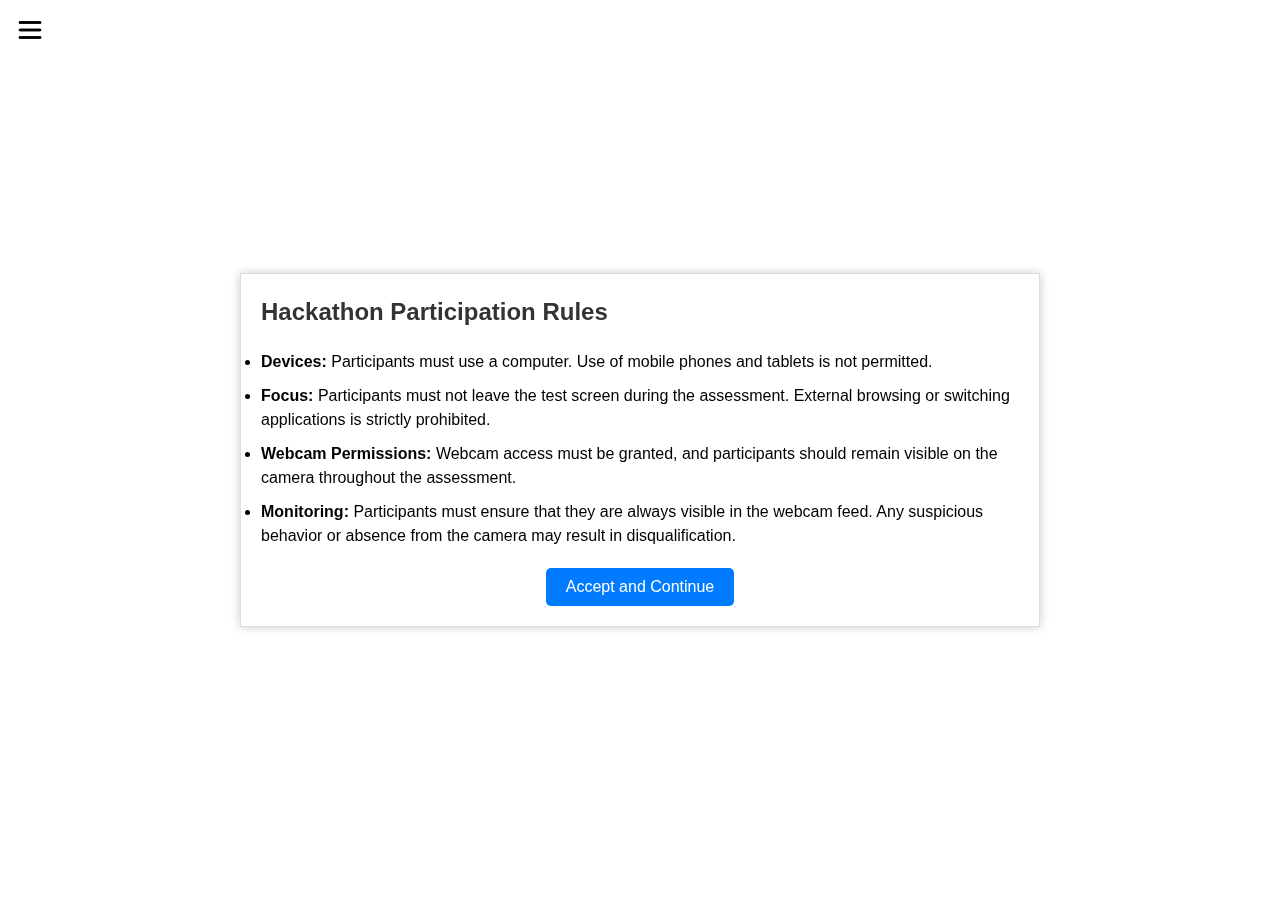
<file: test-preview.html>
<!DOCTYPE html>
<html lang="en">
<head>
    <meta charset="UTF-8">
    <meta name="viewport" content="width=device-width, initial-scale=1.0">
    <title>Test Preview</title>
    <style>
        * {
            box-sizing: border-box;
            margin: 0;
            padding: 0;
        }

        body, html {
            height: 100%;
            font-family: Arial, sans-serif;
        }

        /* Sidebar styling */
        .sidebar {
            width: 250px;
            background-color: #f4f4f4;
            padding: 15px;
            position: fixed;
            top: 0;
            left: 0;
            height: 100%;
            transition: transform 0.3s ease;
            z-index: 1;
            overflow-y: auto;
            padding-top: 80px; /* Space below the hamburger menu */
        }

        .sidebar ul {
            list-style-type: none;
            padding: 0;
        }

        .sidebar ul li {
            margin: 15px 0;
        }

        .sidebar ul li a {
            text-decoration: none;
            color: #333;
            font-size: 16px;
            cursor: pointer;
        }

        /* Highlight the selected item */
        .sidebar ul li a.active {
            color: #007BFF;
            font-weight: bold;
        }

        .sidebar ul li a:hover {
            color: #007BFF;
        }

        /* Main content area */
        .content {
            margin-left: 250px;
            height: 100%;
            transition: margin-left 0.3s ease;
        }

        iframe {
            width: 100%;
            height: 100%;
            border: none;
        }

        /* Hamburger Menu Styling */
        .hamburger {
            position: fixed;
            top: 15px;
            left: 15px;
            background-color: transparent;
            border: none;
            cursor: pointer;
            z-index: 2;
        }

        .hamburger svg {
            width: 30px;
            height: 30px;
            fill: none;
        }

        /* Hidden Sidebar Styling */
        .sidebar-hidden {
            transform: translateX(-250px);
        }

        .content-expanded {
            margin-left: 0;
        }

        /* Mobile-friendly styling */
        @media (max-width: 768px) {
            .sidebar {
                width: 100%;
                transform: translateX(-100%);
            }

            .content {
                margin-left: 0;
            }

            .sidebar-hidden {
                transform: translateX(-100%);
            }

            .content-expanded {
                margin-left: 0;
            }
        }

        /* Rules styling */
        /* Rules Container Styling */
        .rules-container {
            position: fixed; /* Ensure it stays in place */
            top: 50%; /* Center vertically */
            left: 50%; /* Center horizontally */
            transform: translate(-50%, -50%); /* Center based on its own size */
            padding: 20px;
            max-width: 800px;
            width: 90%; /* Adjust width to fit within viewport */
            background-color: #fff;
            border: 1px solid #ddd;
            box-shadow: 0 0 10px rgba(0, 0, 0, 0.1);
            text-align: left;
            font-size: 16px;
            line-height: 1.5;
            z-index: 2; /* Ensure it appears above other content */
        }

        .rules-container h2 {
            margin-bottom: 20px;
            color: #333;
        }

        .rules-container ul {
            margin-bottom: 20px;
        }

        .rules-container li {
            margin: 10px 0;
        }

        .rules-container button {
            display: block;
            margin: 0 auto;
            padding: 10px 20px;
            background-color: #007BFF;
            color: #fff;
            border: none;
            cursor: pointer;
            font-size: 16px;
            border-radius: 5px;
        }

        .rules-container button:hover {
            background-color: #0056b3;
        }
    </style>

    <script>
        function toggleSidebar() {
            const sidebar = document.querySelector('.sidebar');
            const content = document.querySelector('.content');
            sidebar.classList.toggle('sidebar-hidden');
            content.classList.toggle('content-expanded');
        }

        function changeIframeSource(link, element) {
            // Change the iframe source
            document.getElementById("iframe-content").src = link;

            // Remove 'active' class from all sidebar links
            const links = document.querySelectorAll('.sidebar ul li a');
            links.forEach(link => {
                link.classList.remove('active');
            });

            // Add 'active' class to the clicked link
            element.classList.add('active');
        }

        function acceptRules() {
            // Redirect to Coding Assessment Sample 1
            document.querySelector('.rules-container').style.display = 'none';
            document.getElementById("iframe-content").src = 'https://app.testgorilla.com/preview/443820c2-1a69-43fc-bc84-68a99b1ae428?language=en';
        }
    </script>
</head>
<body>

    <!-- Hamburger button with SVG icon -->
    <button class="hamburger" onclick="toggleSidebar()">
        <svg width="800px" height="800px" viewBox="0 0 24 24" fill="none" xmlns="http://www.w3.org/2000/svg">
            <path d="M4 18L20 18" stroke="#000000" stroke-width="2" stroke-linecap="round"/>
            <path d="M4 12L20 12" stroke="#000000" stroke-width="2" stroke-linecap="round"/>
            <path d="M4 6L20 6" stroke="#000000" stroke-width="2" stroke-linecap="round"/>
        </svg>
    </button>

    <!-- Sidebar -->
    <div class="sidebar sidebar-hidden">
        <ul>
            <li><strong>Coding Assessment</strong></li>
            <li><a href="#" onclick="changeIframeSource('https://app.testgorilla.com/preview/443820c2-1a69-43fc-bc84-68a99b1ae428?language=en', this)">Sample 1</a></li>
            <li><a href="#" onclick="changeIframeSource('https://app.testgorilla.com/preview/1769911?language=en', this)">Sample 2</a></li>

            <li><strong>Software Programming</strong></li>
            <li><a href="#" onclick="changeIframeSource('https://app.testgorilla.com/preview/a8e660f4-f6e6-4bb1-90f6-a27f6babc019?language=en', this)">Sample 1</a></li>
            <li><a href="#" onclick="changeIframeSource('https://app.testgorilla.com/preview/91a4ac4a-2181-4e10-86b5-7959e7978114?language=en', this)">Sample 2</a></li>
            <li><a href="#" onclick="changeIframeSource('https://app.testgorilla.com/preview/233f6f61-a1c7-4606-9f3e-61483a68f288?language=en', this)">Sample 3</a></li>
            <li><a href="#" onclick="changeIframeSource('https://app.testgorilla.com/preview/3cdb2b54-4112-40d3-895c-27c96676e101?language=en', this)">Sample 4</a></li>
            
            <li><strong>Critical Thinking</strong></li>
            <li><a href="#" onclick="changeIframeSource('https://app.testgorilla.com/preview/8a97dc04-e827-4034-b355-5afef1db38c6?language=en', this)">Sample 1</a></li>
            <li><a href="#" onclick="changeIframeSource('https://app.testgorilla.com/preview/4dceffa9-bdd2-4d62-bc2f-3dbdb8ac54d0?language=en', this)">Sample 2</a></li>
            <li><a href="#" onclick="changeIframeSource('https://app.testgorilla.com/preview/41fcdad8-35e0-48f3-9895-aaf0704e2604?language=en', this)">Sample 3</a></li>
            <li><a href="#" onclick="changeIframeSource('https://app.testgorilla.com/preview/8abf79b1-dbfe-4cd8-b5ad-56787f979c30?language=en', this)">Sample 4</a></li>
            <li><a href="#" onclick="changeIframeSource('https://app.testgorilla.com/preview/0b1cc465-d314-492a-a60f-8e9032466b19?language=en', this)">Sample 5</a></li>
        </ul>
    </div>

    <!-- Rules Container -->
    <div class="rules-container">
        <h2>Hackathon Participation Rules</h2>
        <ul>
            <li><strong>Devices:</strong> Participants must use a computer. Use of mobile phones and tablets is not permitted.</li>
            <li><strong>Focus:</strong> Participants must not leave the test screen during the assessment. External browsing or switching applications is strictly prohibited.</li>
            <li><strong>Webcam Permissions:</strong> Webcam access must be granted, and participants should remain visible on the camera throughout the assessment.</li>
            <li><strong>Monitoring:</strong> Participants must ensure that they are always visible in the webcam feed. Any suspicious behavior or absence from the camera may result in disqualification.</li>
        </ul>
        <button onclick="acceptRules()">Accept and Continue</button>
    </div>

    <!-- Main Content -->
    <div class="content content-expanded">
        <iframe id="iframe-content" src="#"></iframe>
    </div>

</body>
</html>
</file>
<file: wp-content/cache/min/5/v5/digital/wp-content/themes/grandconference/css/wordpress.css>
.entry-content img{margin:0 0 1.5em 0}div.alignleft,img.alignleft{display:inline-block;float:left;margin-right:1em;margin-bottom:1em}div.alignright,img.alignright{display:inline-block;float:right;margin-left:1em;margin-top:1em}div.aligncenter,img.aligncenter{clear:both;display:block;margin-left:auto;margin-right:auto}div.wp-caption{text-align:center;margin-top:2em;margin-bottom:2em;font-size:12px}.wp-caption img{border:0 none;margin:0;padding:0}.wp-caption p.wp-caption-text{margin:0;text-align:center;padding-bottom:0!important;1 font-size:12px;color:#777}.wp-smiley{max-height:1em;margin:0!important}.gallery dl{margin:0;border:0;padding:0}.wp-caption img,.alignnone img,.alignleft img,.alignright img{border:0 none;margin:0;padding:0;border-radius:5px}blockquote.left{float:left;margin-left:0;margin-right:20px;text-align:right;width:33%}blockquote.right{float:right;margin-left:20px;margin-right:0;text-align:left;width:33%}html{height:100%}blockquote:before,blockquote:after,q:before,q:after{content:""}blockquote,q{quotes:"" ""}a img{border:none}p,#page_content_wrapper .wpcf7 p,.page_content_wrapper .wpcf7 p{padding-top:.5em;padding-bottom:.5em}em{font-style:italic}.size-auto,.size-full,.size-large,.size-medium,.size-thumbnail{max-width:100%;height:auto}.center{text-align:center}#page_content_wrapper p,.page_content_wrapper p{padding-top:.7em;padding-bottom:1.3em}#page_content_wrapper p:empty,.page_content_wrapper p:empty{padding:0!important;margin:0!important}#footer p{padding-top:.5em;padding-bottom:.5em}html,body{min-height:100%}img,a img{image-rendering:optimizeQuality}em{font-style:italic}::selection{background:#efc337;color:#fff}table{border-spacing:0}.sticky .post_wrapper{background:#FC0;border-color:#FFCC00!important}.marginright{margin-right:7px}img.alignright{float:right;margin:0 0 1em 2em}img.alignleft{float:left;margin:0 2em 1em 0}img.aligncenter{display:block;margin-left:auto;margin-right:auto}a img.alignright{float:right;margin:0 0 1em 2em}a img.alignleft{float:left;margin:0 2em 1em 0}a img.aligncenter{display:block;margin-left:auto;margin-right:auto}.sticky{font-weight:700}.screen-reader-text{clip:rect(1px,1px,1px,1px);position:absolute!important;height:1px;width:1px;overflow:hidden}.screen-reader-text:focus{background-color:#f1f1f1;border-radius:3px;box-shadow:0 0 2px 2px rgba(0,0,0,.6);clip:auto!important;color:#21759b;display:block;font-size:14px;font-size:.875rem;font-weight:700;height:auto;left:5px;line-height:normal;padding:15px 23px 14px;text-decoration:none;top:5px;width:auto;z-index:100000}
</file>
<file: wp-content/cache/min/5/v5/digital/wp-content/themes/grandconference/css/animation.css>
@keyframes subNavIn{from{transform:translateX(180px);-webkit-transform:translateX(180px);opacity:0}to{transform:translateX(0);-webkit-transform:translateX(0);opacity:1}}@-webkit-keyframes subNavIn{from{transform:translateX(180px);-webkit-transform:translateX(180px);opacity:0}to{transform:translateX(0);-webkit-transform:translateX(0);opacity:1}}@keyframes subNavOut{from{transform:translateX(0);-webkit-transform:translateX(0);opacity:1}to{transform:translateX(180px);-webkit-transform:translateX(180px);opacity:0}}@-webkit-keyframes subNavOut{from{transform:translateX(0);-webkit-transform:translateX(0);opacity:1}to{transform:translateX(180px);-webkit-transform:translateX(180px);opacity:0}}@keyframes mainNavOut{from{transform:translateX(0);-webkit-transform:translateX(0);opacity:1}to{transform:translateX(-180px);-webkit-transform:translateX(-180px);opacity:0}}@-webkit-keyframes mainNavOut{from{transform:translateX(0);-webkit-transform:translateX(0);opacity:1}to{transform:translateX(-180px);-webkit-transform:translateX(-180px);opacity:0}}@keyframes mainNavIn{from{transform:translateX(-180px);-webkit-transform:translateX(-180px);opacity:0}to{transform:translateX(0);-webkit-transform:translateX(0);opacity:1}}@-webkit-keyframes mainNavIn{from{transform:translateX(-180px);-webkit-transform:translateX(-180px);opacity:0}to{transform:translateX(0);-webkit-transform:translateX(0);opacity:1}}.fadeIn{animation-name:fadeIn;-webkit-animation-name:fadeIn;animation-duration:1s;-webkit-animation-duration:1s;animation-timing-function:ease-in-out;-webkit-animation-timing-function:ease-in-out;-webkit-animation-fill-mode:forwards;-moz-animation-fill-mode:forwards;animation-fill-mode:forwards;visibility:visible!important;display:inline-block!important}@keyframes fadeIn{0%{transform:scale(1);opacity:0}100%{transform:scale(1);opacity:1}}@-webkit-keyframes fadeIn{0%{-webkit-transform:scale(1);opacity:0}100%{-webkit-transform:scale(1);opacity:1}}.slideUp{animation-name:slideUp;-webkit-animation-name:slideUp;animation-duration:0.5s;-webkit-animation-duration:0.5s;animation-timing-function:ease;-webkit-animation-timing-function:ease;-webkit-animation-fill-mode:forwards;-moz-animation-fill-mode:forwards;-ms-animation-fill-mode:forwards;animation-fill-mode:forwards;visibility:visible!important}@keyframes slideUp{0%{opacity:0;visibility:hidden;transform:translateY(10%)}100%{opacity:1;visibility:visible;transform:translateY(0%)}}@-webkit-keyframes slideUp{0%{opacity:0;visibility:hidden;-webkit-transform:translateY(10%)}100%{opacity:1;visibility:visible;-webkit-transform:translateY(0%)}}.slideUp2{animation-name:slideUp2;-webkit-animation-name:slideUp2;animation-duration:0.2s;-webkit-animation-duration:0.2s;animation-timing-function:ease;-webkit-animation-timing-function:ease;-webkit-animation-fill-mode:forwards;-moz-animation-fill-mode:forwards;-ms-animation-fill-mode:forwards;animation-fill-mode:forwards}@keyframes slideUp2{0%{opacity:0;transform:translateY(5%)}100%{opacity:1;transform:translateY(0%)}}@-webkit-keyframes slideUp2{0%{opacity:0;transform:translateY(5%)}100%{opacity:1;transform:translateY(0%)}}.slideDown{animation-name:slideDown;-webkit-animation-name:slideDown;animation-duration:1s;-webkit-animation-duration:1s;animation-timing-function:ease;-webkit-animation-timing-function:ease;visibility:visible!important}@keyframes slideDown{0%{opacity:0;transform:translateY(-100%)}100%{opacity:1;transform:translateY(0%)}}@-webkit-keyframes slideDown{0%{opacity:0;-webkit-transform:translateY(-100%)}100%{opacity:1;-webkit-transform:translateY(0%)}}.slideDown2{animation-name:slideDown2;-webkit-animation-name:slideDown2;animation-duration:0.2s;-webkit-animation-duration:0.2s;animation-timing-function:ease;-webkit-animation-timing-function:ease;visibility:visible!important;display:inline-block!important}@keyframes slideDown2{0%{opacity:0;transform:translateY(-50%)}100%{opacity:1;transform:translateY(0%)}}@-webkit-keyframes slideDown{0%{opacity:0;-webkit-transform:translateY(-50%)}100%{opacity:1;-webkit-transform:translateY(0%)}}.bigEntrance{animation-name:bigEntrance;-webkit-animation-name:bigEntrance;animation-duration:1s;-webkit-animation-duration:1s;animation-timing-function:ease-out;-webkit-animation-timing-function:ease-out;visibility:visible!important}@keyframes bigEntrance{0%{transform:scale(.5);opacity:.5}30%{transform:scale(1.03);opacity:1!important}45%{transform:scale(.98);opacity:1!important}60%{transform:scale(1.01);opacity:1!important}100%{transform:scale(1);opacity:1!important}}@-webkit-keyframes bigEntrance{0%{-webkit-transform:scale(.5);opacity:.5}30%{-webkit-transform:scale(1.03);opacity:1!important}45%{-webkit-transform:scale(.98);opacity:1!important}60%{-webkit-transform:scale(1.01);opacity:1!important}100%{-webkit-transform:scale(1);opacity:1!important}}.slideLeft{animation-name:slideLeft;-webkit-animation-name:slideLeft;animation-duration:0.7s;-webkit-animation-duration:0.7s;animation-timing-function:ease;-webkit-animation-timing-function:ease;visibility:visible!important}@keyframes slideLeft{0%{transform:translateX(10%);opacity:0}100%{transform:translateX(0%);opacity:1!important}}@-webkit-keyframes slideLeft{0%{-webkit-transform:translateX(10%);opacity:0}100%{-webkit-transform:translateX(0%);opacity:1!important}}.slideRight{animation-name:slideRight;-webkit-animation-name:slideRight;animation-duration:0.7s;-webkit-animation-duration:0.7s;animation-timing-function:ease;-webkit-animation-timing-function:ease;visibility:visible!important}@keyframes slideRight{0%{opacity:0;transform:translateX(-10%)}100%{transform:translateX(0%);opacity:1!important}}@-webkit-keyframes slideRight{0%{opacity:0;-webkit-transform:translateX(-10%)}100%{-webkit-transform:translateX(0%);opacity:1!important}}
</file>
<file: wp-content/cache/min/5/v5/digital/wp-content/themes/grandconference/js/flexslider/flexslider.css>
.flex-container a:active,.flexslider a:active,.flex-container a:focus,.flexslider a:focus{outline:none}.slides,.flex-control-nav,.flex-direction-nav{padding:0;list-style:none}.slides{margin-top:0!important;margin-left:0!important}.flexslider{margin:0;padding:0}.flexslider .slides>li{display:none;-webkit-backface-visibility:hidden;text-align:center}.flexslider .slides>li img{max-width:100%;line-height:0}.flexslider.fullwidth .slides>li img{width:100%;height:auto}.flexslider .slides.post_slideshow_widget>li{margin-right:0!important}.flexslider .slides.post_slideshow_widget>li img{margin-bottom:10px}#page_slider.flexslider .slides>li{margin-right:0!important}.flex-pauseplay span{text-transform:capitalize}.slides:after{content:"\0020";display:block;clear:both;visibility:hidden;line-height:0;height:0}html[xmlns] .slides{display:block}* html .slides{height:1%}.no-js .slides>li:first-child{display:block}.flexslider{margin:0;position:relative;zoom:1;margin-top:0}.flexslider.post_carousel{margin-top:0}.flex-viewport{height:0;max-height:2000px;-webkit-transition:height .3s linear;-moz-transition:height .3s linear;-o-transition:height .3s linear;transition:height .3s linear}.loading .flex-viewport{max-height:300px}.flexslider .slides{zoom:1}.flexslider.tg_gallery .slides{line-height:0;overflow:hidden}.carousel li{margin-right:5px}.flex-direction-nav{height:0;list-style:none!important}.flex-direction-nav a{display:block;width:40px;height:40px;text-align:center;position:absolute;bottom:44%;z-index:2;overflow:hidden;opacity:1;cursor:pointer;-webkit-transition:all .3s ease;-moz-transition:all .3s ease;transition:all .3s ease;background:rgba(0,0,0,.2);border-radius:25px;-webkit-box-shadow:0 8px 8px -6px rgba(0,0,0,.15);-moz-box-shadow:0 8px 8px -6px rgba(0,0,0,.15);box-shadow:0 8px 8px -6px rgba(0,0,0,.15)}.slider_wrapper .flex-direction-nav a{bottom:49%}.flex-direction-nav a:hover{opacity:1}#page_slider .flex-direction-nav a{top:42%!important}.slider_widget_wrapper .flex-direction-nav a{top:34%!important}.post_type_gallery .flex-direction-nav a{top:33%}.flex-direction-nav .flex-prev{left:-80px}.flex-direction-nav .flex-next{right:-80px}.slider_wrapper:hover .flex-prev{opacity:1;left:2%}.slider_wrapper:hover .flex-next{opacity:1;right:2%}.slider_wrapper .flexslider:hover .flex-prev{opacity:1;left:0}.slider_wrapper .flexslider:hover .flex-next{opacity:1;right:0}.flexslider .flex-prev:hover,.flexslider .flex-next:hover{text-decoration:none!important}.flex-direction-nav .flex-disabled{opacity:0!important;filter:alpha(opacity=0);cursor:default}.flex-direction-nav a:before{font-family:"FontAwesome";font-size:24px;line-height:40px;display:block;content:'\f104';color:#fff;margin-top:0}.flex-direction-nav a.flex-next:before{content:'\f105'}.flex-pauseplay a{display:block;width:20px;height:20px;position:absolute;bottom:5px;left:10px;opacity:.8;z-index:10;overflow:hidden;cursor:pointer;color:#000}.flex-pauseplay a:before{font-family:"flexslider-icon";font-size:20px;display:inline-block;content:'\f004'}.flex-pauseplay a:hover{opacity:1}.flex-pauseplay a.flex-play:before{content:'\f003'}.flex-control-nav{width:100%;text-align:center;margin:0!important;margin-top:20px!important}.flex-control-nav:empty{display:none}.flex-control-nav li{margin:0 4px;display:inline-block;zoom:1;*display:inline}.flex-control-paging li a{width:4px;height:4px;line-height:7px;display:inline-block;vertical-align:middle;background:transparent;cursor:pointer;text-indent:-9999px;-webkit-border-radius:20px;-moz-border-radius:20px;-o-border-radius:20px;border-radius:20px;border:2px solid transparent;background:#ccc}.flex-control-paging li a:hover{border-color:#222;background:#222}.flex-control-paging li a.flex-active{background:#222;border-color:#222;cursor:default;width:7px;height:7px}.flex-control-thumbs{margin:5px 0 0;position:static;overflow:hidden}.flex-control-thumbs li{width:25%;float:left;margin:0}.flex-control-thumbs img{width:100%;display:block;opacity:.7;cursor:pointer}.flex-control-thumbs img:hover{opacity:1}.flex-control-thumbs .flex-active{opacity:1;cursor:default}
</file>
<file: wp-content/cache/min/5/v5/digital/wp-content/themes/grandconference/css/tooltipster.css>
.tooltipster-default{background:#222;color:#fff}.tooltipster-default .tooltipster-content{font-size:10px;line-height:14px;padding:8px 10px;overflow:hidden}.tooltipster-icon{cursor:help;margin-left:4px}.tooltipster-base{padding:0;font-size:0;line-height:0;position:absolute;left:0;top:0;z-index:9999999;pointer-events:none;width:auto;overflow:visible}.tooltipster-base .tooltipster-content{overflow:hidden}.tooltipster-arrow{display:block;text-align:center;width:100%;height:100%;position:absolute;top:0;left:0;z-index:-1}.tooltipster-arrow span,.tooltipster-arrow-border{display:block;width:0;height:0;position:absolute}.tooltipster-arrow-top span,.tooltipster-arrow-top-right span,.tooltipster-arrow-top-left span{border-left:8px solid transparent!important;border-right:8px solid transparent!important;border-top:8px solid;bottom:-7px}.tooltipster-arrow-top .tooltipster-arrow-border,.tooltipster-arrow-top-right .tooltipster-arrow-border,.tooltipster-arrow-top-left .tooltipster-arrow-border{border-left:9px solid transparent!important;border-right:9px solid transparent!important;border-top:9px solid;bottom:-7px}.tooltipster-arrow-bottom span,.tooltipster-arrow-bottom-right span,.tooltipster-arrow-bottom-left span{border-left:8px solid transparent!important;border-right:8px solid transparent!important;border-bottom:8px solid;top:-7px}.tooltipster-arrow-bottom .tooltipster-arrow-border,.tooltipster-arrow-bottom-right .tooltipster-arrow-border,.tooltipster-arrow-bottom-left .tooltipster-arrow-border{border-left:9px solid transparent!important;border-right:9px solid transparent!important;border-bottom:9px solid;top:-7px}.tooltipster-arrow-top span,.tooltipster-arrow-top .tooltipster-arrow-border,.tooltipster-arrow-bottom span,.tooltipster-arrow-bottom .tooltipster-arrow-border{left:0;right:0;margin:0 auto}.tooltipster-arrow-top-left span,.tooltipster-arrow-bottom-left span{left:6px}.tooltipster-arrow-top-left .tooltipster-arrow-border,.tooltipster-arrow-bottom-left .tooltipster-arrow-border{left:5px}.tooltipster-arrow-top-right span,.tooltipster-arrow-bottom-right span{right:6px}.tooltipster-arrow-top-right .tooltipster-arrow-border,.tooltipster-arrow-bottom-right .tooltipster-arrow-border{right:5px}.tooltipster-arrow-left span,.tooltipster-arrow-left .tooltipster-arrow-border{border-top:8px solid transparent!important;border-bottom:8px solid transparent!important;border-left:8px solid;top:50%;margin-top:-7px;right:-7px}.tooltipster-arrow-left .tooltipster-arrow-border{border-top:9px solid transparent!important;border-bottom:9px solid transparent!important;border-left:9px solid;margin-top:-8px}.tooltipster-arrow-right span,.tooltipster-arrow-right .tooltipster-arrow-border{border-top:8px solid transparent!important;border-bottom:8px solid transparent!important;border-right:8px solid;top:50%;margin-top:-7px;left:-7px}.tooltipster-arrow-right .tooltipster-arrow-border{border-top:9px solid transparent!important;border-bottom:9px solid transparent!important;border-right:9px solid;margin-top:-8px}.tooltipster-fade{opacity:0;-webkit-transition-property:opacity;-moz-transition-property:opacity;-o-transition-property:opacity;-ms-transition-property:opacity;transition-property:opacity}.tooltipster-fade-show{opacity:1}.tooltipster-grow{-webkit-transform:scale(0,0);-moz-transform:scale(0,0);-o-transform:scale(0,0);-ms-transform:scale(0,0);transform:scale(0,0);-webkit-transition-property:-webkit-transform;-moz-transition-property:-moz-transform;-o-transition-property:-o-transform;-ms-transition-property:-ms-transform;transition-property:transform;-webkit-backface-visibility:hidden}.tooltipster-grow-show{-webkit-transform:scale(1,1);-moz-transform:scale(1,1);-o-transform:scale(1,1);-ms-transform:scale(1,1);transform:scale(1,1);-webkit-transition-timing-function:cubic-bezier(.175,.885,.32,1);-webkit-transition-timing-function:cubic-bezier(.175,.885,.32,1.15);-moz-transition-timing-function:cubic-bezier(.175,.885,.32,1.15);-ms-transition-timing-function:cubic-bezier(.175,.885,.32,1.15);-o-transition-timing-function:cubic-bezier(.175,.885,.32,1.15);transition-timing-function:cubic-bezier(.175,.885,.32,1.15)}.tooltipster-swing{opacity:0;-webkit-transform:rotateZ(4deg);-moz-transform:rotateZ(4deg);-o-transform:rotateZ(4deg);-ms-transform:rotateZ(4deg);transform:rotateZ(4deg);-webkit-transition-property:-webkit-transform,opacity;-moz-transition-property:-moz-transform;-o-transition-property:-o-transform;-ms-transition-property:-ms-transform;transition-property:transform}.tooltipster-swing-show{opacity:1;-webkit-transform:rotateZ(0deg);-moz-transform:rotateZ(0deg);-o-transform:rotateZ(0deg);-ms-transform:rotateZ(0deg);transform:rotateZ(0deg);-webkit-transition-timing-function:cubic-bezier(.23,.635,.495,1);-webkit-transition-timing-function:cubic-bezier(.23,.635,.495,2.4);-moz-transition-timing-function:cubic-bezier(.23,.635,.495,2.4);-ms-transition-timing-function:cubic-bezier(.23,.635,.495,2.4);-o-transition-timing-function:cubic-bezier(.23,.635,.495,2.4);transition-timing-function:cubic-bezier(.23,.635,.495,2.4)}.tooltipster-fall{top:0;-webkit-transition-property:top;-moz-transition-property:top;-o-transition-property:top;-ms-transition-property:top;transition-property:top;-webkit-transition-timing-function:cubic-bezier(.175,.885,.32,1);-webkit-transition-timing-function:cubic-bezier(.175,.885,.32,1.15);-moz-transition-timing-function:cubic-bezier(.175,.885,.32,1.15);-ms-transition-timing-function:cubic-bezier(.175,.885,.32,1.15);-o-transition-timing-function:cubic-bezier(.175,.885,.32,1.15);transition-timing-function:cubic-bezier(.175,.885,.32,1.15)}.tooltipster-fall.tooltipster-dying{-webkit-transition-property:all;-moz-transition-property:all;-o-transition-property:all;-ms-transition-property:all;transition-property:all;top:0px!important;opacity:0}.tooltipster-slide{left:-40px;-webkit-transition-property:left;-moz-transition-property:left;-o-transition-property:left;-ms-transition-property:left;transition-property:left;-webkit-transition-timing-function:cubic-bezier(.175,.885,.32,1);-webkit-transition-timing-function:cubic-bezier(.175,.885,.32,1.15);-moz-transition-timing-function:cubic-bezier(.175,.885,.32,1.15);-ms-transition-timing-function:cubic-bezier(.175,.885,.32,1.15);-o-transition-timing-function:cubic-bezier(.175,.885,.32,1.15);transition-timing-function:cubic-bezier(.175,.885,.32,1.15)}.tooltipster-slide.tooltipster-dying{-webkit-transition-property:all;-moz-transition-property:all;-o-transition-property:all;-ms-transition-property:all;transition-property:all;left:0px!important;opacity:0}.tooltipster-content-changing{opacity:.5;-webkit-transform:scale(1.1,1.1);-moz-transform:scale(1.1,1.1);-o-transform:scale(1.1,1.1);-ms-transform:scale(1.1,1.1);transform:scale(1.1,1.1)}
</file>
<file: wp-content/cache/min/5/v5/digital/wp-content/themes/grandconference/css/odometer-theme-minimal.css>
.odometer.odometer-auto-theme,.odometer.odometer-theme-minimal{display:-moz-inline-box;-moz-box-orient:vertical;display:inline-block;*vertical-align:auto;position:relative}.odometer.odometer-auto-theme,.odometer.odometer-theme-minimal{*display:inline}.odometer.odometer-auto-theme .odometer-digit,.odometer.odometer-theme-minimal .odometer-digit{display:-moz-inline-box;-moz-box-orient:vertical;display:inline-block;*vertical-align:auto;position:relative}.odometer.odometer-auto-theme .odometer-digit,.odometer.odometer-theme-minimal .odometer-digit{*display:inline}.odometer.odometer-auto-theme .odometer-digit .odometer-digit-spacer,.odometer.odometer-theme-minimal .odometer-digit .odometer-digit-spacer{display:-moz-inline-box;-moz-box-orient:vertical;display:inline-block;*vertical-align:auto;visibility:hidden}.odometer.odometer-auto-theme .odometer-digit .odometer-digit-spacer,.odometer.odometer-theme-minimal .odometer-digit .odometer-digit-spacer{*display:inline}.odometer.odometer-auto-theme .odometer-digit .odometer-digit-inner,.odometer.odometer-theme-minimal .odometer-digit .odometer-digit-inner{text-align:left;display:block;position:absolute;top:0;left:0;right:0;bottom:0;overflow:hidden}.odometer.odometer-auto-theme .odometer-digit .odometer-ribbon,.odometer.odometer-theme-minimal .odometer-digit .odometer-ribbon{display:block}.odometer.odometer-auto-theme .odometer-digit .odometer-ribbon-inner,.odometer.odometer-theme-minimal .odometer-digit .odometer-ribbon-inner{display:block;-webkit-backface-visibility:hidden}.odometer.odometer-auto-theme .odometer-digit .odometer-value,.odometer.odometer-theme-minimal .odometer-digit .odometer-value{display:block;-webkit-transform:translateZ(0)}.odometer.odometer-auto-theme .odometer-digit .odometer-value.odometer-last-value,.odometer.odometer-theme-minimal .odometer-digit .odometer-value.odometer-last-value{position:absolute}.odometer.odometer-auto-theme.odometer-animating-up .odometer-ribbon-inner,.odometer.odometer-theme-minimal.odometer-animating-up .odometer-ribbon-inner{-webkit-transition:-webkit-transform 2s;-moz-transition:-moz-transform 2s;-ms-transition:-ms-transform 2s;-o-transition:-o-transform 2s;transition:transform 2s}.odometer.odometer-auto-theme.odometer-animating-up.odometer-animating .odometer-ribbon-inner,.odometer.odometer-theme-minimal.odometer-animating-up.odometer-animating .odometer-ribbon-inner{-webkit-transform:translateY(-100%);-moz-transform:translateY(-100%);-ms-transform:translateY(-100%);-o-transform:translateY(-100%);transform:translateY(-100%)}.odometer.odometer-auto-theme.odometer-animating-down .odometer-ribbon-inner,.odometer.odometer-theme-minimal.odometer-animating-down .odometer-ribbon-inner{-webkit-transform:translateY(-100%);-moz-transform:translateY(-100%);-ms-transform:translateY(-100%);-o-transform:translateY(-100%);transform:translateY(-100%)}.odometer.odometer-auto-theme.odometer-animating-down.odometer-animating .odometer-ribbon-inner,.odometer.odometer-theme-minimal.odometer-animating-down.odometer-animating .odometer-ribbon-inner{-webkit-transition:-webkit-transform 2s;-moz-transition:-moz-transform 2s;-ms-transition:-ms-transform 2s;-o-transition:-o-transform 2s;transition:transform 2s;-webkit-transform:translateY(0);-moz-transform:translateY(0);-ms-transform:translateY(0);-o-transform:translateY(0);transform:translateY(0)}.odometer{font-size:64px;line-height:64px;font-weight:300}.animate_counter_wrapper{text-align:center}
</file>
<file: wp-content/cache/min/5/v5/digital/wp-content/themes/grandconference/css/screen.css>
body{background:#fff;font-family:'Work Sans','Helvetica Neue',Arial,Verdana,sans-serif;padding:0;margin:0;color:#444;font-weight:400;-webkit-font-smoothing:antialiased;font-size:14px;line-height:1.7;word-wrap:break-word;-webkit-overflow-scrolling:touch}input,textarea{-webkit-user-select:text}body.loading{opacity:.5}body.overflow_hidden,body.js_nav{overflow:hidden}body.loading #wrapper{opacity:.3}body.notouch{-webkit-overflow-scrolling:auto!important}body.js_nav .tf_bg img{position:static}.floatleft{float:left}.floatright{float:right}.one.floatleft,.one.floatright{width:100%}.divider{clear:both}#wrapper{float:left;width:100%;background:#fff;z-index:1;transition:all .4s;padding-top:68px}body.blur #wrapper{-webkit-filter:blur(20px);filter:blur(20px)}#wrapper.hasbg.transparent{padding-top:0!important}hr{height:1px;border:0;border-top:1px solid #ebebeb;background:transparent;margin:auto;width:100%;clear:both}hr.small{width:70%}hr.thick{border-top:3px solid #ebebeb}hr.dotted{border-top:2px dotted #ebebeb}hr.dashed{border-top:2px dashed #ebebeb}hr.faded{border:0;height:1px}hr.faded:before{top:-.5em;height:1em}hr.faded:after{content:'';height:.5em;top:1px}hr.faded,hr.faded:before{background:radial-gradient(ellipse at center,rgba(0,0,0,.1) 0%,rgba(0,0,0,0) 100%)}.hr_totop{position:relative;top:-15px;right:0;float:right;display:block;background:#fff;z-index:2;padding:0 0 0 7px;font-size:13px;color:#000;font-weight:700;}.small_line{height:1px;border:0;border-top:1px solid #666;background:transparent;margin:auto;width:30px;display:block;margin-top:30px}.themeborder{border-color:#dce0e0}a{color:#222;text-decoration:none;-webkit-transition:color .2s linear,background .1s linear;-moz-transition:color .2s linear,background .1s linear;-ms-transition:color .2s linear,background .1s linear;-o-transition:color .2s linear,background .1s linear;transition:color .2s linear,background .1s linear}a:hover,.post_header h5 a:hover{color:#000;text-decoration:none}a:active,.post_header h5 a:active{color:#000;text-decoration:none}a.comment-reply-link{color:#222}h1{font-size:34px}h2{font-size:30px}h2.number{font-size:50px;line-height:50px}.mobile_menu_wrapper #searchform{width:100%}.mobile_menu_wrapper #searchform input[type=text]{width:100%;display:inline-block;color:#fff}.mobile_menu_wrapper #searchform button{background:transparent;display:inline-block;border:0;display:none}.mobile_menu_wrapper #searchform button i{color:#fff;font-size:13px}.mobile_menu_wrapper .widget_search #searchform{background:transparent!important;width:100%}.mobile_menu_wrapper .widget_search #searchform input[type=text]{background:#333;width:100%}.widget_search #searchform #s{width:100%}h3{font-size:26px}h3#reply-title,h3.comment_title,h3.sub_title{font-size:22px;font-weight:700;;margin-bottom:10px;border-bottom:1px solid #dce0e0}h4{font-size:22px}.gmap_marker h4{font-size:18px;color:#000}h5{font-size:18px}h5.related_post,.fullwidth_comment_wrapper h5.comment_header{text-align:center}h6{font-size:16px}h6.subtitle{text-align:center;display:block;margin-bottom:20px}h7{font-size:14px}h1,h2,h3,h4,h5,h6,h7{color:#222;font-family:'Poppins','Helvetica Neue',Arial,Verdana,sans-serif;font-weight:400;line-height:1.4em}.space{margin-bottom:10px}.middle{vertical-align:middle}pre,code,tt{font:12px 'andale mono','lucida console',monospace;line-height:1.5;padding:15px 10px 15px 10px;display:block;overflow:auto;margin-top:20px;margin:20px 0 20px 0;width:92%;border:0;color:#000;border-top:1px solid #ccc;border-bottom:1px solid #ccc}.clear{clear:both}img.mid_align{vertical-align:middle;margin-right:5px;border:0}.fullwidth_comment_wrapper{width:100%;float:left;margin-top:10px;margin-bottom:30px}.fullwidth_comment_wrapper:empty{display:none}#commentform{margin-left:-1.33333rem;margin-top:20px}#commentform label{margin-bottom:0;display:inline}.logged-in-as{display:none}#commentform>p{padding-left:24px;box-sizing:border-box}#commentform>p.comment-form-rating{width:50%;float:left;display:block;clear:none;padding-top:10px;padding-bottom:10px}#commentform>p.comment-form-rating label{width:50%;float:left;font-size:13px;font-weight:500}#commentform>p.comment-form-rating .br-widget{width:50%;float:left}#commentform>p.comment-form-comment{padding-bottom:0;clear:both}#commentform>p.comment-notes{display:none}#commentform p.comment-form-author,#commentform p.comment-form-email,#commentform p.comment-form-url{float:left;width:33.33%}#page_content_wrapper .inner .sidebar_content #commentform p.comment-form-author,#page_content_wrapper .inner .sidebar_content #commentform p.comment-form-email,#page_content_wrapper .inner .sidebar_content #commentform p.comment-form-url{width:33.33%}body.single-product #page_content_wrapper .inner .sidebar_content #commentform p.comment-form-author,body.single-product #page_content_wrapper .inner .sidebar_content #commentform p.comment-form-email{width:50%}::-webkit-input-placeholder{opacity:.5}::-moz-placeholder{opacity:.5}:-ms-input-placeholder{opacity:.5}#contact_form input[type="text"],#contact_form textarea,#commentform input[type="text"],#commentform input[type="email"],#commentform input[type="url"],#commentform textarea{margin-bottom:5px;width:100%;-moz-box-sizing:border-box;box-sizing:border-box}#commentform input[type=text]:focus,#commentform input[type=email]:focus,#commentform input[type=url]:focus,#commentform textarea:focus{border-color:#444}#commentform>p.form-submit{padding-top:15px;clear:both}.dropcap1{display:block;float:left;margin:-1px 8px 0 0;font-size:70px;line-height:70px;text-shadow:none}blockquote{font-size:28px;font-weight:600;color:#222;margin:auto;padding-top:30px;padding-bottom:20px;margin-top:50px;margin-bottom:0;text-align:center;position:relative;line-height:1.5em;letter-spacing:0;clear:both}blockquote:before{background:#fff;color:#000;content:"\f02e";font-family:'FontAwesome';left:50%;padding:0 15px;position:absolute;top:-.6em;color:#FF2D55;-webkit-transform:translateX(-50%);-ms-transform:translateX(-50%);transform:translateX(-50%);z-index:1}blockquote:after{border-top:1px solid #FF2D55;border-left:0;border-right:0;border-bottom:0;bottom:0;content:"";display:block;left:50%;margin-left:-4.5em;position:absolute;top:0;width:9em;z-index:0}blockquote p{padding:0!important}blockquote h2{font-weight:400;font-size:22px}blockquote h3{font-weight:400;font-size:20px}#respond{width:100%;float:left}#respond.comment-respond{padding-top:30px}#logo_wrapper{text-align:center;padding:30px 0 30px 0}.top_bar.scroll #logo_wrapper{display:none}html[data-style=fullscreen] .top_bar.hasbg,.top_bar.hasbg{border-bottom:0}.top_bar.hasbg #nav_wrapper{border-color:rgba(256,256,256,.3)}.logo_container{display:table;width:100%;height:100%}.logo_align{display:table-cell;vertical-align:middle;line-height:0}.logo_wrapper{margin:0;display:inline-block;line-height:0;-webkit-transition:margin 0.3s,display 0.3s;-moz-transition:margin 0.3s,display 0.3s;transition:margin 0.3s,display 0.3s}.logo_wrapper.hidden{display:none}.logo_wrapper img.zoom{transform:scale(.8)!important}.above_top_bar{height:40px;background:#222;position:relative;z-index:3}.header_style_wrapper{width:100%;float:left;position:fixed;top:0;left:0;z-index:9;display:block}body.admin-bar .header_style_wrapper{padding-top:32px}.header_style_wrapper.nofixed{display:none}.top_bar{padding:0;box-sizing:border-box;width:100%;background:#fff;background:rgb(256,256,256,.95);background:rgba(256,256,256,.95);border-bottom:1px solid #dce0e0;float:left;-webkit-box-shadow:0 1px 30px rgba(0,0,0,.1);-moz-box-shadow:0 1px 30px rgba(0,0,0,.1);box-shadow:0 1px 30px rgba(0,0,0,.1);-webkit-transition:all 0.5s;-moz-transition:all 0.5s;transition:all 0.5s}.top_bar.hasbg{background:transparent;-webkit-box-shadow:0 1px 30px rgba(0,0,0,0);-moz-box-shadow:0 1px 30px rgba(0,0,0,0);box-shadow:0 1px 30px rgba(0,0,0,0)}html[data-menu=centeralign] body .top_bar.scroll #nav_wrapper{border:0}.top_bar.noopacity{background:#fff!important}#mobile_menu{display:none;cursor:pointer}#menu_wrapper{margin:auto;width:960px;height:100%}#nav_wrapper{float:left;display:table;width:100%;height:100%;text-align:center;border-top:1px solid #ccc}.nav_wrapper_inner{display:table-cell;vertical-align:middle}#menu_border_wrapper>div{width:100%;float:left}#menu_border_wrapper .notice{padding:10px 0 10px 0;margin-right:20px}.top_bar.hasbg #menu_border_wrapper .notice{color:#fff}.autocomplete{display:none;position:absolute;z-index:1001;width:280px;background:#fff;border:1px solid #dce0e0;margin-top:-5px;right:-1px;text-align:left;-webkit-border-bottom-right-radius:5px;-webkit-border-bottom-left-radius:5px;-moz-border-radius-bottomright:5px;-moz-border-radius-bottomleft:5px;border-bottom-right-radius:5px;border-bottom-left-radius:5px;-webkit-box-shadow:0 5px 40px rgba(0,0,0,.15);-moz-box-shadow:0 5px 40px rgba(0,0,0,.15);box-shadow:0 5px 40px rgba(0,0,0,.15)}.autocomplete.visible:empty{display:none}.autocomplete.visible{display:block}@-moz-document url-prefix(){.autocomplete{margin-top:20px}}.autocomplete ul{margin:0;margin-top:3px;padding:0;border:0;float:left;list-style:none;width:100%;box-shadow:0 1px 20px rgba(0,0,0,.1)}.autocomplete li{display:block;clear:both;float:left;width:100%;box-sizing:border-box}.autocomplete li:hover a{background:#f0f0f0}.autocomplete li a{display:block;float:left;width:100%;padding:7px 15px 7px 15px;box-sizing:border-box}.autocomplete li .ajax_price{margin-left:5px;color:#444;font-size:13px}#mobile_nav_icon{display:inline-block;font-size:13px;top:2px;position:relative;box-sizing:border-box}#get_ticket.button.ghost{margin-right:20px;padding:.4em 1.2em .4em 1.2em;border-width:2px;font-size:13px}#logo_right_button{position:absolute;text-align:right;right:30px;margin-top:-5px}.top_bar.hasbg #mobile_nav_icon{border-color:#fff}body.admin-bar .mobile_menu_wrapper #mobile_menu_close.button{top:62px}.mobile_menu_wrapper #mobile_menu_close.button{position:fixed;top:30px;right:30px;border-radius:250px;width:40px;height:40px;padding:0;line-height:42px!important;font-size:16px;z-index:2;-ms-transform:scale(0);-moz-transform:scale(0);-o-transform:scale(0);-webkit-transform:scale(0);transform:scale(0);box-shadow:0 8px 8px -6px rgba(0,0,0,.15);transition:all 0.1s ease;-webkit-transition:all 0.1s ease;-moz-transition:all 0.1s ease}body.js_nav .mobile_menu_wrapper #mobile_menu_close.button{-webkit-animation-delay:1.5s;animation-delay:1.5s;-ms-transform:scale(1);-moz-transform:scale(1);-o-transform:scale(1);-webkit-transform:scale(1);transform:scale(1)}.mobile_menu_wrapper #mobile_menu_close.button:hover{margin-top:-4px}.mobile_menu_wrapper{left:-10px;-webkit-transition:-webkit-transform 200ms ease;-moz-transition:transform 200ms ease;-o-transition:-o-transform 200ms ease;transition:transform 200ms ease;-webkit-transform:translate(-360px,0);-moz-transform:translate(-360px,0);transform:translate(-360px,0);-webkit-backface-visibility:hidden;-webkit-font-smoothing:subpixel-antialiased;-webkit-overflow-scrolling:touch;width:360px;padding:35px 40px 35px 40px;box-sizing:border-box;background:#111;position:fixed;top:0;height:100%;z-index:999;color:#999}.mobile_menu_wrapper .mobile_menu_content>div{max-height:100%;overflow:auto}.mobile_menu_wrapper .mobile_menu_content .social_wrapper{margin-top:40px}.mobile_menu_wrapper .mobile_menu_content .social_wrapper ul li a i{font-size:24px;line-height:24px}body.admin-bar .mobile_menu_wrapper{padding-top:32px}body.admin-bar #close_mobile_menu{top:32px}body.js_nav .mobile_menu_wrapper,html[data-menu=leftmenu] body.js_nav .mobile_menu_wrapper{-webkit-transform:translate(0,0);-ms-transform:translate(0,0);transform:translate(0,0);-o-transform:translate(0,0);overflow-y:scroll;overflow-x:hidden;-webkit-overflow-scrolling:touch;left:0}#close_mobile_menu{position:fixed;top:0;left:0;width:100%;height:100%;z-index:-1}#close_mobile_menu.open{z-index:1}.mobile_main_nav,#sub_menu{margin-top:60px;margin-bottom:40px;list-style:none;overflow:hidden;width:100%}#sub_menu .sub-menu{margin-left:15px;list-style:none}#sub_menu li{width:100%}.mobile_main_nav li a,#sub_menu li a{color:#777;width:100%;display:block;font-size:14px;font-weight:600;line-height:2em;text-transform:uppercase;font-family:'Poppins','Helvetica Neue',Arial,Verdana,sans-serif}#sub_menu li a{line-height:1.4}.mobile_main_nav li a:hover,.mobile_main_nav li a:active,#sub_menu li a:active{color:#fff}.mobile_main_nav li ul.sub-menu{display:none}.mobile_main_nav.mainnav_in{-webkit-animation:mainNavIn 0.2s;animation:mainNavIn 0.2s}.mobile_main_nav.mainnav_out{-webkit-animation:mainNavOut 0.2s;animation:mainNavOut 0.2s}#sub_menu.subnav_out{-webkit-animation:subNavOut 0.2s;animation:subNavOut 0.2s}#sub_menu.subnav_in{-webkit-animation:subNavIn 0.2s;animation:subNavIn 0.2s}#sub_menu li ul a:after{display:none}#menu_back{text-transform:uppercase;letter-spacing:2px;font-size:14px!important;margin-bottom:5px;font-weight:600!important}#menu_back:before{font-size:12px;margin-right:.7em;position:relative;display:inline;font-family:'FontAwesome';content:"\f104"}.overlay_background{opacity:0;visibility:hidden;background-color:rgba(256,256,256,1);position:fixed;z-index:-2;top:0;left:0;width:100%;height:100%;-ms-transform:scale(.9);-moz-transform:scale(.9);-o-transform:scale(.9);-webkit-transform:scale(.9);transform:scale(.9);transition:all 0.2s ease-out;-webkit-transition:all 0.2s ease-out;-moz-transition:all 0.2s ease-out}.ppb_wrapper .withbg .overlay_background{z-index:1;visibility:visible;opacity:1;position:absolute;-ms-transform:scale(1);-moz-transform:scale(1);-o-transform:scale(1);-webkit-transform:scale(1);transform:scale(1)}#side_menu_wrapper.overlay_background.share_open{-ms-transform:scale(1);-moz-transform:scale(1);-o-transform:scale(1);-webkit-transform:scale(1);transform:scale(1);opacity:1;visibility:visible;z-index:9;overflow:auto}.overlay_background.share_open,#side_menu_wrapper.overlay_background.share_open{background-color:rgba(256,256,256,.85)}.overlay_background.visible{opacity:1;visibility:visible}body #side_menu_wrapper{background:transparent}body.js_nav #side_menu_wrapper{display:none}body.js_nav.fade #side_menu_wrapper{transition:all 0s ease-out;-webkit-transition:all 0s ease-out;-moz-transition:all 0s ease-out;z-index:2;visibility:visible;opacity:1;background:rgba(0,0,0,.3);-ms-transform:scale(1);-moz-transform:scale(1);-o-transform:scale(1);-webkit-transform:scale(1);transform:scale(1);display:block}body.js_nav.fade .header_style_wrapper{z-index:2}#close_share,.mobile_menu_wrapper #close_mobile_menu{position:absolute;top:42px;right:40px;left:auto;z-index:-1;width:20px;height:40px;line-height:42px;border-radius:25px;background:#eee;color:#fff;text-align:center;padding:0 10px 0 10px;cursor:pointer;z-index:10;display:block;-webkit-transition:.3s ease-in-out;-moz-transition:.3s ease-in-out;-o-transition:.3s ease-in-out;transition:.3s ease-in-out}#close_share:hover,.mobile_menu_wrapper #close_mobile_menu:hover{-webkit-transform:translate(0,-5px);-moz-transform:translate(0,-5px);transform:translate(0,-5px);box-shadow:0 8px 15px rgba(0,0,0,.1);-webkit-transition:all 0.1s;-moz-transition:all 0.1s;transition:all 0.1s}#close_share.open,.mobile_menu_wrapper #close_mobile_menu.open{z-index:99}.header_style_wrapper.fixed .top_bar #menu_border_wrapper .notice{margin-top:24px}.nav,.subnav,.nav_page_number{list-style:none;padding:10px 0 10px 0}.subnav{background:none}#sub_menu li:first-child{margin-bottom:10px}.nav>li,.nav_page_number>li{display:inline-block}.nav_page_number{margin-top:2px}#menu_wrapper .nav ul,#menu_wrapper div .nav{list-style:none;display:block;padding:0;margin:0;margin-bottom:0}#menu_wrapper .nav ul li,#menu_wrapper div .nav li{display:inline-block;margin:0;padding:0;background-color:rgba(256,256,256,0)}#menu_wrapper .nav ul li ul li,#menu_wrapper div .nav li ul li{clear:both;width:100%;padding:0!important;margin:0;text-align:left!important}#menu_wrapper .nav ul li:last-child,#menu_wrapper div .nav li:last-child{margin-right:0}#menu_wrapper .nav ul li a,#menu_wrapper div .nav li>a{display:inline-block;padding:0;margin:0;color:#666;font-size:12px;padding:18px 17px 15px 17px;font-weight:400;margin-right:5px;font-family:Hind,'Helvetica Neue',Arial,Verdana,sans-serif;text-transform:uppercase;-webkit-transition:padding 0.3s;-moz-transition:padding 0.3s;transition:padding 0.3s}#menu_wrapper .nav ul li a,#menu_wrapper div .nav li>a:first-child{padding-left:0}#wrapper.transparent .top_bar:not(.scroll) #menu_wrapper div .nav>li>a,#wrapper.transparent .top_bar:not(.scroll) #logo_right_button a#mobile_nav_icon,#logo_wrapper .social_wrapper ul li a{color:#fff!important}#menu_wrapper .nav li.arrow>a:after,#menu_wrapper div .nav li.arrow>a:after{text-decoration:inherit;-webkit-font-smoothing:antialiased;display:inline;width:auto;height:auto;line-height:normal;vertical-align:10%;background-image:none;background-position:0% 0%;background-repeat:repeat;font-family:'FontAwesome';content:"\f107";float:right;margin-left:8px;line-height:20px}#menu_wrapper .nav ul li.arrow>a:after,#menu_wrapper div .nav li.arrow>a:after{font-size:11px}#menu_wrapper .nav ul li a.hover,#menu_wrapper .nav ul li a:hover,#menu_wrapper div .nav li a.hover,#menu_wrapper div .nav li a:hover{color:#444;z-index:2;position:relative}#menu_wrapper div .nav>li.current-menu-item>a,#menu_wrapper div .nav>li.current-menu-parent>a,#menu_wrapper div .nav>li.current-menu-ancestor>a{color:#444;z-index:2;position:relative}#menu_wrapper .nav ul li ul,#menu_wrapper div .nav li ul{list-style:none;background:transparent;position:absolute;width:240px;height:0;z-index:-1;margin:0;margin-left:-20px;margin-top:-5px;border:0;-webkit-box-shadow:0 5px 40px rgba(0,0,0,.15);-moz-box-shadow:0 5px 40px rgba(0,0,0,.15);box-shadow:0 5px 40px rgba(0,0,0,.15);border-radius:5px;opacity:0;overflow:hidden;-ms-transform:scale(.8);-moz-transform:scale(.8);-o-transform:scale(.8);-webkit-transform:scale(.8);transform:scale(.8);transition:all 0.1s ease-out;-webkit-transition:all 0.1s ease-out;-moz-transition:all 0.1s ease-out}#menu_wrapper .nav ul li ul li ul,#menu_wrapper div .nav li ul li ul{position:absolute;left:241px;margin-top:-43px;margin-left:0;opacity:0}#menu_wrapper .nav ul li ul li ul:before,#menu_wrapper div .nav li ul li ul:before{display:none}#menu_wrapper .nav>li:hover>ul,#menu_wrapper .nav>li>ul>li:hover>ul{z-index:9;opacity:1;height:auto;-ms-transform:scale(1);-moz-transform:scale(1);-o-transform:scale(1);-webkit-transform:scale(1);transform:scale(1);overflow:visible}#menu_wrapper div .nav li ul li a,#1menu_wrapper div .nav li.current-menu-item ul li a,#menu_wrapper div .nav li ul li.current-menu-item a,#menu_wrapper .nav ul li ul li a,#menu_wrapper .nav ul li.current-menu-item ul li a,#menu_wrapper .nav ul li ul li.current-menu-item a,#menu_wrapper div .nav li.current-menu-parent ul li a,#menu_wrapper div .nav li ul li.current-menu-parent a{display:block;background:transparent;height:auto}#menu_wrapper .nav ul li ul li a,#menu_wrapper div .nav li ul li a,#menu_wrapper div .nav li.current-menu-parent ul li a{width:200px;display:block;border-top:0;margin:0;font-size:11px;padding:10px 0 10px 0;margin:0 20px 0 20px;letter-spacing:0;font-weight:400;text-transform:none;border-bottom:1px solid #dce0e0;-webkit-transition:color .2s linear,background .2s linear;-moz-transition:color .2s linear,background .2s linear;-ms-transition:color .2s linear,background .2s linear;-o-transition:color .2s linear,background .2s linear;transition:color .2s linear,background .2s linear}#menu_wrapper .nav ul li:last-child>a,#menu_wrapper .nav ul li ul li:last-child>a,#menu_wrapper div .nav li.current-menu-parent ul li:last-child>a{border-bottom:0}#menu_wrapper .nav ul li.megamenu>ul,#menu_wrapper div .nav li.megamenu>ul{position:absolute;width:960px;left:0;right:0;margin-left:auto;margin-right:auto;padding:15px;box-sizing:border-box}#menu_wrapper .nav ul li:not(.megamenu) ul.sub-menu li.arrow>a:after,#menu_wrapper div .nav li:not(.megamenu) ul.sub-menu li.arrow>a:after{font-size:11px;margin-left:.5em;text-decoration:inherit;-webkit-font-smoothing:antialiased;display:inline;width:auto;height:auto;line-height:normal;vertical-align:10%;background-image:none;background-position:0% 0%;background-repeat:repeat;margin-top:0;font-family:'FontAwesome';content:"\f105";float:right;margin-right:0;margin-top:5px}#menu_wrapper div .nav li.megamenu ul li{display:block;box-sizing:border-box;clear:none;float:left;border-left:1px solid #eee}#menu_wrapper div .nav li.megamenu ul li.hidden>a{display:none}#menu_wrapper div .nav li.megamenu ul li:first-child{border:0}#menu_wrapper div .nav li.megamenu.col2 ul li{width:50%;padding:0 12px}#menu_wrapper div .nav li.megamenu.col3 ul li{width:33.3%;padding:0 12px}#menu_wrapper div .nav li.megamenu.col4 ul li{width:25%;padding:0 12px}#menu_wrapper .nav ul li.megamenu ul li ul,#menu_wrapper div .nav li.megamenu ul li ul{position:relative;width:100%;margin:0;border:0;box-shadow:0 0 0;display:block!important;opacity:1!important;left:0;height:auto;-ms-transform:scale(1);-moz-transform:scale(1);-o-transform:scale(1);-webkit-transform:scale(1);transform:scale(1);overflow:visible}#menu_wrapper .nav ul li.megamenu ul li ul li,#menu_wrapper div .nav li.megamenu ul li ul li{width:100%!important;border:0!important}#menu_wrapper div .nav li.megamenu ul li>a,#menu_wrapper div .nav li.megamenu ul li>a:hover,#menu_wrapper div .nav li.megamenu ul li>a:active{width:100%;color:#444;box-sizing:border-box;background:transparent}#menu_wrapper .nav ul li.megamenu ul li ul li a,#menu_wrapper div .nav li.megamenu ul li ul li a{color:#888;border-bottom:0}#menu_wrapper .nav ul li.megamenu ul li ul li a:before,#menu_wrapper div .nav li.megamenu ul li ul li a:before{text-decoration:inherit;-webkit-font-smoothing:antialiased;display:inline;width:auto;height:auto;line-height:normal;vertical-align:10%;background-image:none;background-position:0% 0%;background-repeat:repeat;margin-top:0;font-family:'FontAwesome';content:"\f105";float:left;margin-right:8px;margin-top:2px}#menu_wrapper .nav ul li.megamenu ul li ul li a:hover,#menu_wrapper div .nav li.megamenu ul li ul li a:hover,#menu_wrapper .nav ul li.megamenu ul li ul li a:active,#menu_wrapper div .nav li.megamenu ul li ul li a:active{width:auto}#menu_wrapper div .nav li.megamenu ul li a:after{display:none}#menu_wrapper .nav ul li.megamenu ul li ul li,#menu_wrapper div .nav li.megamenu ul li ul li a{width:auto;display:inline-block;margin-left:20px;padding:7px 20px 7px 5px}@media only screen and (min-width:1200px){#menu_wrapper .nav ul li.megamenu>ul,#menu_wrapper div .nav li.megamenu>ul{max-width:1425px;width:100%;width:calc(100% - 180px);box-sizing:border-box}}.top_contact_info_container{display:table;float:right;height:100%;font-family:'Poppins','Helvetica Neue',Arial,Verdana,sans-serif}.top_contact_info{font-size:12px;color:#222;float:right;line-height:40px}.top_contact_info i{margin-right:10px;color:#222;font-size:12px;vertical-align:middle}.top_contact_info span{display:inline-block;margin-right:10px}.top_contact_info a{color:#444}#top_menu{float:left;display:block;list-style:none}#top_menu li{float:left;margin-right:20px}#top_menu li a{font-size:13px;font-weight:400;color:#222;line-height:40px}#footer_menu li ul{display:none}.footer_photostream_wrapper{margin-top:20px;text-align:center}.footer_photostream{margin-top:20px}.footer_bar{clear:both;width:100%;margin:auto;padding:0 0 10px 0;float:left;background:#fff;-webkit-transition:-webkit-transform 500ms ease;-o-transition:-o-transform 500ms ease;transition:-webkit-transform 500ms ease}#footer_wrapper{width:100%;float:left;position:fixed;bottom:0;left:0;width:100%;height:auto;z-index:-1}#footer{width:100%;margin:auto;padding-bottom:60px;word-wrap:break-word;margin-bottom:0;padding-top:60px;float:left;clear:both;margin-top:10px}#footer.footer-content{padding:0;margin:0;background:transparent!important}#footer.ppb_wrapper{margin-top:0}#footer a:not(.button,.elementor-button){color:#000}#footer a:not(.button,.elementor-button):hover,#footer a:not(.button,.elementor-button):active{color:#000}#footer .sidebar_widget li h2.widgettitle{margin-top:10px;margin-bottom:10px;border:0}h2.widgettitle:empty{display:none!important}#footer ul.sidebar_widget{width:960px;list-style:none;margin:0;margin:auto}#footer ul.sidebar_widget li ul{list-style:none;margin-left:0}#footer ul.sidebar_widget li ul li ul.children{margin-left:10px;margin-bottom:0}#footer ul.sidebar_widget li ul li ul.children li:last-child{border:0;margin-bottom:0}#footer .sidebar_widget.four>li{width:20%;float:left;margin-right:5%}#footer .sidebar_widget.four>li:nth-child(4){margin-right:0;width:25%}#footer .sidebar_widget.three>li{width:31.33%;margin-right:3%;float:left}#footer .sidebar_widget.three>li:nth-child(3){margin-right:0}#footer .sidebar_widget.two>li{width:48%;float:left;margin-right:2%}#footer .sidebar_widget.two>li:nth-child(2){margin-right:0;width:50%}#footer .sidebar_widget.one{float:none}#footer .sidebar_widget.one>li{width:100%;clear:both;float:left;margin-bottom:30px;text-align:center}#footer .sidebar_widget.one>li .social_wrapper.shortcode ul{text-align:center}#footer .sidebar_widget.one>li:last-child{margin-bottom:0}#footer ul.sidebar_widget li ul.posts.blog li img{width:60px;float:left;margin:0 15px 15px 0}#footer ul.sidebar_widget li ul.posts.blog li{clear:both!important;float:left;border:0}#footer ul.sidebar_widget li ul li{margin:0 0 10px 0}#footer ul.sidebar_widget li ul li ul.sub-menu{margin-left:15px}#footer ul.sidebar_widget li ul.flickr li{margin:0 2% 0 0;border-bottom:0;width:31%}#footer ul.sidebar_widget li ul.flickr li img{width:100%;height:auto;border-radius:5px}#copyright{float:left;width:50%;font-size:12px;font-weight:400;text-align:left}.footer_bar.fullscreen #copyright{color:#fff}.footer_bar.fullscreen .footer_bar_wrapper,.footer_bar.wall .footer_bar_wrapper,.footer_bar.static .footer_bar_wrapper{margin:auto;float:none}.footer_bar_wrapper{width:960px;margin:auto;font-size:13px;font-weight:600;-webkit-transition:-webkit-transform 500ms ease;transition:-webkit-transform 500ms ease;-webkit-font-smoothing:antialiased;clear:both;color:#fff;border-top:1px solid #444;padding-top:20px}#toTop{width:45px;height:45px;box-sizing:border-box;opacity:0;text-align:center;padding:10px 10px 10px 10px;position:fixed;bottom:20px;right:10px;cursor:pointer;transition:color 300ms,background-color 300ms,opacity 300ms;-moz-transition:color 300ms,background-color 300ms,opacity 300ms;-o-transition:color 300ms,background-color 300ms,opacity 300ms;-webkit-transition:color 300ms,background-color 300ms,opacity 300ms;z-index:9;border-radius:25px;background:#1EC6B6;color:#fff;display:block}#toTop i{font-size:1.5em;line-height:24px}#toTop:hover{-webkit-transform:translate(0,-5px);-moz-transform:translate(0,-5px);transform:translate(0,-5px);box-shadow:0 8px 15px rgba(0,0,0,.1);-webkit-transition:all 0.1s;-moz-transition:all 0.1s;transition:all 0.1s}html[data-style=fullscreen_white] #toTop{display:none}#content_wrapper{width:72%;float:left;margin:0}#page_content_wrapper,.page_content_wrapper{width:960px;margin:auto;padding-bottom:0;margin-top:0}body.home.blog #page_content_wrapper{margin-top:40px}body.single-post #page_content_wrapper,body.single-attachment #page_content_wrapper{margin-top:50px}#page_content_wrapper.wide.nomargin,.page_content_wrapper.wide.nomargin{margin-top:0}.page_content_wrapper,.page_content_wrapper .inner,.page_content_wrapper .inner .inner_wrapper{width:100%;float:left}#page_content_wrapper img,.page_content_wrapper img{max-width:100%;height:auto}#page_content_wrapper .map_shortcode_wrapper img,.page_content_wrapper .map_shortcode_wrapper img{max-width:none}.standard_wrapper,.ppb_popup.one.contain{width:960px;margin:auto;position:relative;float:none}.standard_wrapper.withpadding{padding-top:30px;padding-bottom:30px}.one.withbg{background-size:cover;background-position:center center}.one.contain{float:none;margin:auto}.one.ppb_fullwidth_button{overflow-x:hidden}.page_content_wrapper.fullwidth,#page_content_wrapper.fullwidth{width:100%;padding:0}.one{clear:both;position:relative;float:left;width:100%;box-sizing:border-box}.one.withpadding{padding:60px 0 60px 0;float:left;width:100%}.one.withpadding.nopadding{padding:0!important}.one.withsmallpadding{padding:30px 0 30px 0;float:left;width:100%}.one.withsmallpadding.ppb_text,.one.withsmallpadding.ppb_header{margin:auto}.one.ppb_text.withbg{float:left}.animate_counter_wrapper i{font-size:48px;height:48px;line-height:48px;margin-bottom:10px;color:#000}.count_separator{display:none}.count_separator span{display:inline-block;text-align:center;width:40px;margin:5px auto 5px;height:1px;background:#dce0e0}.animate_counter_wrapper .counter_subject{clear:both;margin-top:5px;font-weight:400;color:#999}#content_wrapper .inner{overflow:hidden}#page_content_wrapper .inner{width:100%;margin:auto;float:left}#page_content_wrapper .inner .inner_wrapper{padding-top:0;width:100%;float:left}.post.type-post:first-child{margin-top:0}.post.type-post{margin-bottom:10px}.post.type-post.sticky .post_wrapper,body:not(.single) .post:first-child.type-post.sticky .post_wrapper{padding:20px;box-sizing:border-box;border-radius:5px}body.page-template-blog_fg .post.type-post{margin-bottom:4%}body.page-template-blog_fg .post.type-post .post_wrapper{border:0;padding:0}body.search-results .hentry{float:left;width:100%;margin-bottom:35px;border:0}#page_content_wrapper .inner #blog_grid_wrapper.sidebar_content{margin-right:0;padding-right:0;box-sizing:border-box;margin-bottom:0}#page_content_wrapper .inner #blog_grid_wrapper.sidebar_content.left_sidebar{padding-right:0}#blog_grid_wrapper.sidebar_content:not(.full_width) .post.type-post,.post.type-post.grid_layout{width:48%;margin-top:0;margin-bottom:4%;float:left;border:0}#blog_grid_wrapper.sidebar_content:not(.full_width) .post.type-post:nth-child(even),.post.type-post.grid_layout.last{float:right}body.single .post.type-post{border:0;margin-bottom:0}.post.type-post.last-child{border:0;margin:0;padding:0}#blog_grid_wrapper{padding-top:30px}#blog_grid_wrapper.ppb_blog_posts,.blog_grid_wrapper.ppb_blog_posts{padding-top:0}#blog_grid_wrapper .post.type-post,.blog_grid_wrapper .post.type-post{margin-bottom:20px;box-sizing:border-box;padding:0;padding:0;box-sizing:border-box;border:0}body.page-template-blog_g-php #blog_grid_wrapper .post.type-post,body.error404 .post.type-post,.ppb_blog_posts .post.type-post,body.archive #blog_grid_wrapper .post.type-post{float:left;width:31.66%;float:left;margin-right:2.5%;margin-bottom:2.5%;margin-top:0}body.page-template-blog_g-php #blog_grid_wrapper .post.type-post:nth-child(3n),body.error404 .post.type-post:nth-child(3n),.ppb_blog_posts .post.type-post:nth-child(3n),body.archive #blog_grid_wrapper .post.type-post:nth-child(3n){margin-right:0}body.page-template-blog_g-php #blog_grid_wrapper .post.type-post:nth-child(3n+1),body.error404 .post.type-post:nth-child(3n+1),.ppb_blog_posts .post.type-post:nth-child(3n+1),body.archive #blog_grid_wrapper .post.type-post:nth-child(3n+1){clear:both}body.page-template-blog_g-php #blog_grid_wrapper .post.type-post.last,.ppb_blog_posts .post.type-post.last{margin-right:0;float:right}.post.type-post:last-child{margin-bottom:0}body:not(.single) .post_wrapper{padding:30px 0 0 0;border:0;border-top:1px solid #e1e1e1;-webkit-transition-duration:0.2s;-moz-transition-duration:0.2s;-o-transition-duration:0.2s;transition-duration:0.2s}.post_wrapper.grid_layout{float:left}body.single .post_wrapper{padding-bottom:0}body.single-post #page_content_wrapper .inner .sidebar_content.full_width .post_wrapper,body.single-post #page_content_wrapper .inner .sidebar_content.full_width .fullwidth_comment_wrapper{max-width:1030px;margin:auto;float:none}body.single-post.elementor-page #page_content_wrapper .inner .sidebar_content.full_width .post_wrapper,body.single-post.elementor-page #page_content_wrapper .inner .sidebar_content.full_width .fullwidth_comment_wrapper{max-width:1170px}body.single-post.elementor-page #respond.comment-respond{margin-bottom:40px}.post_related .post_header_wrapper{padding:0}body:not(.single) .post:first-child .post_wrapper,body.page-template-blog_gs-php .post:first-child .post_wrapper,body.page-template-blog_gs-php .post:nth-child(2) .post_wrapper,body.page-template-blog_gls-php .post:first-child .post_wrapper,body.page-template-blog_gls-php .post:nth-child(2) .post_wrapper,body.page-template-blog_g-php .post:first-child .post_wrapper,body.page-template-blog_g-php .post:nth-child(2) .post_wrapper,body.page-template-blog_g-php .post:nth-child(3) .post_wrapper,body.error404 .post:first-child .post_wrapper,body.error404 .post:nth-child(2) .post_wrapper,body.error404 .post:nth-child(3) .post_wrapper,.ppb_blog_grid .post:first-child .post_wrapper,.ppb_blog_grid .post:nth-child(2) .post_wrapper,.ppb_blog_grid .post:nth-child(3) .post_wrapper{border-top:0;padding-top:0}body.search .post_wrapper:first-child{padding:20px 0 25px 0;border:0}.post_wrapper.single{width:100%;margin:0}body.single .post-views{display:none}.post_header{width:100%;float:left;margin-bottom:30px}.post_header p{text-align:left}.post_header.search{width:calc(100% - 50px);margin-bottom:0;margin-left:10px;text-align:left}body.search-results .post_header.search{width:calc(100% - 90px)}.post_header.quote{margin-bottom:0}.readmore{margin:auto;opacity:.5}.readmore span{margin-left:7px;vertical-align:middle;font-size:12px}.readmore:hover{opacity:1}.post_header.grid{margin-bottom:15px;width:100%;float:none}.post_header.full{width:100%}body.page-template-blog_f-php .post_excerpt_full{margin-bottom:0}.post_header.grid h6{font-size:20px}.post_related .post_header.grid h6{font-size:18px}.post_header h3 a,.post_header.grid h6 a{color:#222}.post_header h5{font-size:28px}.post_header h6{font-size:20px}.post_header h5 a,.post_header h6 a{color:#222}.post_excerpt{width:100%;margin:auto}.post_excerpt br:first:child{display:none}.animate{opacity:0}.animate.visible{animation-name:slideUp2;-webkit-animation-name:slideUp2;animation-duration:1s;-webkit-animation-duration:1s;animation-timing-function:ease-in-out;-webkit-animation-timing-function:ease-in-out;-webkit-animation-fill-mode:forwards;-moz-animation-fill-mode:forwards;animation-fill-mode:forwards}.post_excerpt.post_tag{width:auto;float:left;margin:initial;text-align:left;margin-top:40px;margin-bottom:10px}.post_excerpt.post_tag a{color:#000;display:inline-block;border:2px solid #e0e0e0;padding:3px 15px 3px 15px;margin-right:8px;margin-bottom:8px;border-radius:25px;font-weight:600}.post_excerpt.post_tag a:hover{background:#FF2D55;border-color:#FF2D55;color:#fff}.post_share_text{float:right;margin-top:35px;cursor:pointer;font-size:14px;color:#fff;background:#FF2D55;border-radius:250px;border:2px solid #FF2D55;width:30px;height:30px;text-align:center;line-height:30px;-webkit-transition:color .2s linear,background .1s linear;-moz-transition:color .2s linear,background .1s linear;-ms-transition:color .2s linear,background .1s linear;-o-transition:color .2s linear,background .1s linear;transition:color .2s linear,background .1s linear}.post_share_text:hover{background:#000;border-color:#000}.post_share_text i{font-size:14px}#about_the_author{margin:20px 0 20px 0;border:1px solid #dce0e0;padding:30px;box-sizing:border-box;border-radius:5px;-webkit-box-shadow:0 5px 40px rgba(0,0,0,.15);-moz-box-shadow:0 5px 40px rgba(0,0,0,.15);box-shadow:0 5px 40px rgba(0,0,0,.15)}#about_the_author:after{content:" ";display:block;height:0;clear:both}#about_the_author .gravatar{float:left;margin-right:20px;width:100px}#about_the_author .author_detail{float:left;width:calc(100% - 120px)}#about_the_author .author_detail h4{margin-bottom:10px;font-size:16px;font-weight:500;letter-spacing:0}.author_label{font-size:11px;text-transform:uppercase;letter-spacing:2px;font-weight:600;margin-bottom:5px;color:#999}.post_related{margin-top:40px}.post_related h5{font-weight:700;;margin-bottom:20px}.post_content_wrapper{padding:0;margin:0}.post_content_wrapper.fullwidth{width:100%}.recent_post_detail,.post_detail,.thumb_content span .portfolio_excerpt,.testimonial_customer_position,.testimonial_customer_company{width:100%;padding:0;float:left;margin:5px 0 15px 0;font-weight:600}.portfolio_title .post_detail{margin:0}.search_form_wrapper{margin-bottom:30px}body.search .search_form_wrapper{margin-top:0}body.error404 .search_form_wrapper input{margin-top:5px}.search_form_wrapper .content{font-size:16px;text-align:center;width:60%;margin:auto;margin-bottom:40px}.post_header .post_detail.grid{margin-top:5px}.post_header .post_detail.full{width:100%;margin-top:7px;margin-bottom:7px}.post_header .post_detail.grid{margin-bottom:0}.post_attribute,.comment_date,.post-date{padding:0;margin-top:0;color:#999;letter-spacing:0;font-size:11px;font-weight:600;font-family:Poppins,'Georgia',Arial,Verdana,sans-serif;margin-top:5px}.post_info_cat{font-size:12px;color:#ca9f5c;margin-top:20px;margin-bottom:5px;font-style:italic;font-family:"Georgia"}.post_detail.single_post a,.post_detail.single_post a:hover,.post_detail.single_post a:active{color:#222}.post_detail.single_post{font-weight:600;text-transform:uppercase;margin-bottom:5px;font-size:12px;letter-spacing:2px}body.single .post_detail.single_post{margin-bottom:30px}body.single .post_detail.single_post.related{margin-bottom:5px}.post_type_icon{float:left;margin-right:0;-webkit-border-radius:60px;-moz-border-radius:60px;border-radius:60px;width:50px;height:50px;padding:5px;display:block;text-align:center;background:#222}body.search-results .post_type_icon{margin-right:15px}.post_type_icon i{font-size:20px;display:block;position:relative;top:50%;line-height:48px}.post_type_icon a{color:#fff!important;display:block}.search_thumb{float:left;border-radius:200px;width:60px;height:60px;overflow:hidden;position:relative;margin-top:5px}body.search-results .search_thumb{margin-right:15px}.search_thumb img{width:60px;height:60px}.rev_slider_wrapper{z-index:1}#page_caption.hasbg .post_detail,#page_caption.hasbg .post_detail a,#page_caption.hasbg .post_detail a:hover,#page_caption.hasbg .post_detail a:active,.page_tagline{padding:0;color:#fff;margin-top:10px;font-size:16px;opacity:.8}body.single-speaker .page_tagline{text-align:left}#page_caption .post_detail{float:none}.post_detail_wrapper{float:left;width:96%;margin:0 0 10px 0}.gravatar{position:relative;z-index:2;overflow:hidden;float:left;width:100px;height:100px;border-radius:200px}.comment .gravatar{width:60px;height:60px}.gravatar img{max-width:100%!important}#about_the_author .header span{display:block;padding:10px 0 10px 20px;font-size:14px}#about_the_author .thumb{width:80px;float:left;margin:20px 0 0 20px}#about_the_author .thumb img{padding:3px;width:50px}#about_the_author .description{width:550px;float:left;padding:0 0 0 20px}.comment .left img.avatar{width:50px;height:50px}.comment{width:100%;padding:30px 0 25px 0;float:left;border-bottom:1px dashed #dce0e0}.fullwidth_comment_wrapper .comment{width:100%}.comment .left{float:left;margin-right:15px}.comment .right{width:calc(100% - 85px);float:left;margin-left:25px;padding:0}.comment .right h7{font-size:16px}.fullwidth_comment_wrapper .comment .right{width:calc(100% - 85px)}.fullwidth_comment_wrapper.sidebar .comment .right{width:calc(100% - 85px)}.fullwidth_comment_wrapper.sidebar .comment .right.fullwidth{width:100%;margin-left:0}.comment .right p{margin:0;padding:0}.comment .right strong{font-weight:#fff}#page_content_wrapper .inner .sidebar_content ul.children{width:100%;float:left;margin-left:0;padding-left:30px;box-sizing:border-box}.comment_date{margin:0}ul.children .comment{width:100%;margin:0;padding:30px 0 25px 0;float:left}ul.children .comment:first-child{margin-top:0}.social_wrapper{width:100%;margin:20px 0 5px 0}#logo_wrapper .social_wrapper{width:auto;margin:0;left:30px;text-align:left;position:absolute}.footer_bar_wrapper .social_wrapper{width:50%;float:right;text-align:right;margin:0;margin-top:-2px}.above_top_bar .social_wrapper{margin:0;float:right;width:auto}.social_wrapper.shortcode,.social_wrapper.shortcode ul{margin:0}#page_content_wrapper .sidebar .content .textwidget .social_wrapper.shortcode,.page_content_wrapper .sidebar .content .textwidget .social_wrapper.shortcode,#page_content_wrapper .sidebar .content .textwidget .social_wrapper.shortcode ul,.page_content_wrapper .sidebar .content .textwidget .social_wrapper.shortcode ul{text-align:center}.social_wrapper ul{list-style:none;margin-left:0!important}.above_top_bar .social_wrapper ul{text-align:right}.footer_bar_wrapper .social_wrapper ul{text-align:right}#page_content_wrapper .social_wrapper ul{list-style:none;margin-top:12px}#page_content_wrapper .social_wrapper.shortcode ul{margin-top:0}#page_content_wrapper .sidebar .content .sidebar_widget li .social_wrapper.shortcode ul,.page_content_wrapper .sidebar .content .sidebar_widget li .social_wrapper.shortcode ul{margin-bottom:0}.social_wrapper ul li,.social_wrapper.small ul li{display:inline-block;margin-right:15px}#logo_wrapper .social_wrapper ul li{margin-right:10px}.social_wrapper.shortcode ul li,.social_wrapper.small.shortcode ul li{margin:0 5px 10px 5px!important}.footer_bar_wrapper .social_wrapper ul li{background:transparent!important;border:0!important;width:16px;height:16px;margin-left:20px;margin-right:0;float:right}.social_wrapper.light ul li{border:0!important}.social_wrapper.large ul li{width:50px;height:50px}.above_top_bar .social_wrapper ul li{background:transparent;border:0;width:auto;height:auto;margin-right:0}.above_top_bar .social_wrapper ul li{background:transparent;border:0;width:auto;height:auto;margin-right:0}.social_wrapper.shortcode ul li{clear:none!important;float:none!important;width:auto!important;display:inline-block!important}.social_wrapper.shortcode ul li a{display:block;width:40px;height:40px;color:#fff!important;background:#000;border-radius:250px;line-height:40px;text-align:center}.social_wrapper.shortcode ul li a i{position:relative;top:1px}.social_wrapper.shortcode ul li.facebook a{background:#2D5F9A}.social_wrapper.shortcode ul li.twitter a{background:#00C3F3}.social_wrapper.shortcode ul li.pinterest a{background:#bd081c}.social_wrapper.shortcode ul li.google a{background:#db4437}.social_wrapper.shortcode ul li.youtube a{background:#cc181e}.social_wrapper.shortcode ul li.flickr a{background:#FF0084}.social_wrapper.shortcode ul li.vimeo a{background:#00ADEF}.social_wrapper.shortcode ul li.tumblr a{background:#36465d}.social_wrapper.shortcode ul li.dribbble a{background:#EA4C89}.social_wrapper.shortcode ul li.linkedin a{background:#0077B5}.social_wrapper.shortcode ul li.instagram a{background:#405de6}.social_wrapper.shortcode ul li.behance a{background:#1769ff}.sidebar_content ul li .social_wrapper.shortcode,.sidebar_content ul li .social_wrapper.shortcode ul{text-align:center!important}.mobile_menu_wrapper .sidebar_wrapper h2.widgettitle:before{border:0}.mobile_menu_wrapper .sidebar_wrapper h2.widgettitle span{background:transparent;padding-left:0;padding-right:0}.above_top_bar .social_wrapper ul li:last-child a{margin-right:0}.above_top_bar .social_wrapper ul li a{display:inline-block;color:#fff;padding:0;margin-left:5px;margin-right:5px;line-height:30px}.above_top_bar .page_content_wrapper{margin:auto;width:960px;float:none}.footer_bar_wrapper .social_wrapper ul li a{color:#fff}.social_wrapper ul li a i,.social_wrapper.small ul li a i{line-height:18px;font-size:18px}.above_top_bar .social_wrapper ul li a i{font-size:14px;line-height:18px}.footer_bar_wrapper .social_wrapper ul li a i{line-height:20px;font-size:18px}.social_wrapper.large ul li a i{line-height:32px;font-size:24px}.above_top_bar .social_wrapper ul li:hover{background:transparent!important;opacity:1}.main-menu-wrapper{width:100%;float:left;position:fixed;top:0;left:0;z-index:9;display:block}#elementor-header.main-menu-wrapper{opacity:0}#elementor-header.main-menu-wrapper.visible{opacity:1}#elementor-header.main-menu-wrapper.visible section.elementor-invisible{visibility:visible}#elementor-sticky-header.main-menu-wrapper{opacity:0;z-index:-1;-webkit-transform:translate(0,-140px);-moz-transform:translate(0,-140px);transform:translate(0,-140px);transition:all 0.4s ease-out;-webkit-transition:all 0.2s ease-out;-moz-transition:all 0.4s ease-out}#elementor-sticky-header.main-menu-wrapper.visible{opacity:1;z-index:9;-webkit-transform:translate(0,);-moz-transform:translate(0,0);transform:translate(0,0)}#searchform input[type="text"]{width:60%}body.admin-bar .main-menu-wrapper{padding-top:32px}body.leftmenu .main-menu-wrapper{display:none}.social_wrapper.team{list-style:none;display:block;margin:0;width:100%;text-align:center;position:absolute;top:calc(50% - 18px);opacity:0;margin-left:0!important;-ms-transform:scale(.9);-moz-transform:scale(.9);-o-transform:scale(.9);-webkit-transform:scale(.9);transform:scale(.9);transition:all 0.2s ease-out;-webkit-transition:all 0.2s ease-out;-moz-transition:all 0.2s ease-out}.post_img:hover .social_wrapper.team{-ms-transform:scale(1);-moz-transform:scale(1);-o-transform:scale(1);-webkit-transform:scale(1);transform:scale(1);opacity:1}.social_wrapper.team li{display:inline-block;margin:0 2px 0 2px;border-radius:250px;background:rgba(0,0,0,.7);width:36px;height:36px;line-height:36px}.social_wrapper.team li i{font-size:14px;color:#fff}.one_fourth .social_wrapper.team li img{max-width:14px;height:auto}.one_fourth .social_wrapper.team li{display:inline-block;margin:0 3px 0 3px}.social_wrapper ul li a img{opacity:.4}.social_wrapper.shortcode ul li a img,.social_wrapper ul li:hover a img{opacity:1}#page_caption{padding:25px 0 30px 0;width:100%;margin-bottom:40px;background:#fff;border-bottom:1px solid #dce0e0}body.ppb_enable #page_caption{margin-bottom:0}#page_caption.single_gallery{margin-bottom:0;border:0}#page_caption.hasbg{height:60%;max-height:750px;position:relative;top:0;right:0;width:100%;border:0;padding:0;background-repeat:no-repeat;background-size:cover;background-position:center center}.post_caption{text-align:center;margin:50px 0 30px 0}#page_content_wrapper.hasbg .post_caption{margin-top:30px}.post_caption h1{font-size:34px}#page_caption h1,.ppb_title,.post_caption h1{line-height:1}.post_caption .post_detail{font-size:14px;display:inline-block;width:auto;float:none}.parallax_overlay_header{width:100%;height:100%;background:rgba(0,0,0,.4);position:absolute;top:0;left:0;z-index:2}#page_caption.nomargin{margin-bottom:0}#page_caption .page_title_wrapper{width:100%}body.single-post #page_caption .page_title_wrapper{width:100%}body.single-post #page_caption .post_detail{margin-top:10px}#page_caption.hasbg{width:100%;height:600px;background-size:cover;background-repeat:no-repeat;background-position:center center;position:relative}#page_caption.hasbg:after{content:"";position:absolute;top:0;right:0;bottom:0;left:0;background:transparent;background-image:-webkit-gradient(linear,left top,left bottom,from(transparent),color-stop(60%,transparent),color-stop(66%,rgba(0,0,0,.1)),color-stop(93%,rgba(0,0,0,.5)),to(rgba(0,0,0,.49)));background-image:-webkit-linear-gradient(transparent 0%,transparent 60%,rgba(0,0,0,.1) 66%,rgba(0,0,0,.5) 93%,rgba(0,0,0,.49) 100%);background-image:linear-gradient(transparent 0%,transparent 60%,rgba(0,0,0,.1) 66%,rgba(0,0,0,.5) 93%,rgba(0,0,0,.49) 100%)}#page_caption.hasbg .page_title_wrapper{margin:auto;position:absolute;bottom:30px;z-index:3}#page_caption.hasbg .page_title_wrapper .page_title_inner{position:relative}#page_caption.hasbg h1,#page_caption.hasbg .page_tagline{color:#fff}.page_tagline{width:auto;margin:auto;float:none}.ppb_wrapper .page_tagline{margin-top:10px}.overlay_gallery_content .page_tagline{margin-bottom:20px;max-width:90%}#page_caption.hasbg .page_tagline{border:0}h2.ppb_title{font-size:50px;margin-top:0}.ppb_wrapper .withbg h2.ppb_title{color:#fff}.ppb_subtitle{font-size:11px;font-weight:600;letter-spacing:1px;color:#ca9f5c;margin-bottom:10px}.ppb_content{margin:15px 0 15px 0;width:96%}.ppb_header_content{margin-top:20px}#crumbs{float:right;font-size:10px;line-height:34px}#crumbs.center,#page_caption.hasbg #crumbs{display:block!important}#page_caption.hasbg #crumbs{color:#fff;float:none;margin:auto;display:none}#page_caption.hasbg #crumbs a{color:#fff}#crumbs a,#crumbs a:hover,#crumbs a:active{color:#999}#page_caption h2{color:#333;padding:0 0 0 0;font-size:22px;font-weight:400}.gallery_img_slides{z-index:2;visibility:hidden;margin:0!important;position:absolute;width:100%;height:100%;list-style:none!important;transition:all 0.3s ease;-webkit-transition:all 0.3s ease;-moz-transition:all 0.3s ease}.gallery_img_slides li,.gallery_img_slides li img{max-width:100%!important;width:100%!important}.gallery_img_slides.active{visibility:visible}.comment_box{background-color:#ccc;float:right;min-width:30px;min-height:30px;text-align:center;color:#fff;line-height:29px;position:relative}.comment_box:before,.comment_box:after{border-left:5px solid transparent;border-right:5px solid transparent;border-top:8px solid #ccc;bottom:-6px;content:'';left:50%;margin-left:-5px;color:#fff;position:absolute}.ppb_image_caption{padding:20px;font-size:12px;box-sizing:border-box;clear:both;text-align:center;line-height:initial}.ppb_two_cols_images .one_half,.ppb_two_cols_images .one_half.last,.ppb_four_images_block .one_half,.ppb_four_images_block .one_half.last{width:calc(50% - 15px);margin-right:30px;margin-bottom:0}.ppb_two_cols_images .one_half.last,.ppb_four_images_block .one_half.last{margin-right:0}.ppb_four_images_block .one_half.last{margin-bottom:30px}.ppb_three_cols_images .one_third,.ppb_three_cols_images .one_third.last{width:calc(33.33% - 20px);margin-right:30px;margin-bottom:0}.ppb_three_cols_images .one_third.last{margin-right:0}.ppb_three_images_block .one_half,.ppb_three_images_block .one_half.last{width:calc(50% - 15px);margin-right:30px;margin-bottom:0}.ppb_three_images_block .one_half.last{margin-right:0}.ppb_three_images_block .one_half .image_classic_frame{margin-bottom:30px}.ppb_contact_map .floatleft{width:100%}.ppb_content_center_bg .one_third{text-align:center;float:none;position:absolute;margin-left:auto;margin-right:auto;left:0;right:0;bottom:50px;z-index:1;width:40%;-webkit-box-shadow:0 22px 40px rgba(0,0,0,.15);-moz-box-shadow:0 22px 40px rgba(0,0,0,.15);box-shadow:0 22px 40px rgba(0,0,0,.15)}.ppb_card_two_cols_with_image .one_half.parallax_scroll{-webkit-box-shadow:0 22px 40px rgba(0,0,0,.15);-moz-box-shadow:0 22px 40px rgba(0,0,0,.15);box-shadow:0 22px 40px rgba(0,0,0,.15)}#tg_buy_ticket{width:100%;margin-bottom:20px;box-sizing:border-box}.ppb_card_two_cols_with_image .one_half{z-index:2}.ppb_card_two_cols_with_image .one_half.last.parallax_scroll{right:0}.ppb_fullwidth_button .standard_wrapper{margin:auto}.one_half .standard_wrapper,.one_third .standard_wrapper,.one_fourth .standard_wrapper,.two_third .standard_wrapper{width:100%;padding:0}.ppb_sponsor_column .one_fifth .sponser_wrapper{display:table;height:100%;width:100%;min-height:100px}.ppb_sponsor_column .one_fifth .sponser_wrapper .sponser_content{display:table-cell;vertical-align:middle}.ilightbox-toolbar .ilightbox-fullscreen{display:none!important}.post_img{position:relative;height:auto;text-align:center;float:left;line-height:0;width:100%;margin-bottom:20px;overflow:hidden}body.single-post .post_img{float:none}.team-classic-wrapper .post_img{overflow:visible}.team-classic-wrapper .page_tagline{text-align:center}.post_wrapper.grid_layout .post_img{margin-bottom:20px}.post_related .post_wrapper.grid_layout .post_img{margin-bottom:10px}.post_img img{width:100%;height:auto!important}.post_img.team{width:100%;margin:auto;float:none;margin-bottom:0;overflow:hidden}.post_img.team img{max-width:100%}.post_ft_img{opacity:0}.post_img.small.square_thumb{width:auto}.post_img img{width:100%;height:auto;border-radius:5px}body.single-post .post_img img{width:auto;border-radius:5px}#content_slider_wrapper{width:100%;height:20px;background:transparent;position:fixed;bottom:200px}#social_share_wrapper,.social_share_wrapper{margin-left:0!important;margin-top:20px;padding-top:20px;margin-bottom:20px;text-align:center;clear:both}#social_share_wrapper a i,.social_share_wrapper.shortcode a i{font-size:20px}.social_share_wrapper.shortcode{margin:0}#social_share_wrapper h5,.social_share_wrapper.shortcode h5{display:inline-block;margin-bottom:5px}#social_share_wrapper ul,.social_share_wrapper.shortcode ul,.social_share_bubble ul{display:block;clear:both;list-style:none;margin:0;margin-left:0!important}#social_share_wrapper ul li,.social_share_wrapper.shortcode ul li,.social_share_bubble ul li{display:block;margin:0 0 5px 0}.social_share_wrapper.shortcode ul li{display:inline-block;margin:0 10px 0 10px;border-left:0!important}#overlay_background{display:none}#fullscreen_share_wrapper{display:table;width:100%;height:100%;z-index:9;color:#fff;position:relative;visibility:hidden}.fullscreen_share_content{display:table-cell;vertical-align:middle;position:relative;text-align:center}.fullscreen_share_content h2{font-size:40px;font-weight:700;}.fullscreen_share_content .page_tagline{top:-5px;position:relative;text-align:center}.fullscreen_share_content #social_share_wrapper ul li{display:inline-block;margin:0 20px 0 20px}.fullscreen_share_content #social_share_wrapper ul li a{opacity:1;display:block;color:#fff}.fullscreen_share_content #social_share_wrapper ul li a:hover{-webkit-transform:translate(0,-5px);-moz-transform:translate(0,-5px);transform:translate(0,-5px);box-shadow:0 8px 15px rgba(0,0,0,.1);-webkit-transition:all 0.1s;-moz-transition:all 0.1s;transition:all 0.1s}.fullscreen_share_content #social_share_wrapper ul li a span{font-size:2.2em;line-height:70px}.fullscreen_share_content #social_share_wrapper ul li a.facebook{background:#2D5F9A}.fullscreen_share_content #social_share_wrapper ul li a.twitter{background:#00C3F3}.fullscreen_share_content #social_share_wrapper ul li a.pinterest{background:#bd081c}.fullscreen_share_content #social_share_wrapper ul li a.google{background:#db4437}.fullscreen_share_content #social_share_wrapper ul li a.mail{background:#007AFF}.fullscreen_share_content #social_share_wrapper ul li a{display:inline-block;border-radius:250px;width:70px;height:70px;background:#000;text-align:center}#social_share_wrapper a,.social_share_wrapper.shortcode a{opacity:.3;-webkit-transition:.3s ease-in-out;-moz-transition:.3s ease-in-out;-o-transition:.3s ease-in-out;transition:.3s ease-in-out}#page_content_wrapper .inner .sidebar_content,.page_content_wrapper .inner .sidebar_content{width:68%;padding:0;float:left;padding-right:0;padding-top:0;margin-right:10px}#page_content_wrapper .inner .sidebar_content.page_content,.page_content_wrapper .inner .sidebar_content.page_content{box-sizing:border-box}.page_content_wrapper .inner .sidebar_content.page_content{background:transparent;padding:0}#page_content_wrapper .inner #portfolio_filter_wrapper.sidebar_content{width:100%;padding-right:0;margin-right:0;border:0}#page_content_wrapper .inner .sidebar_content.nopadding,.page_content_wrapper .inner .sidebar_content.nopadding{padding-top:0!important}#page_content_wrapper .inner .sidebar_content.left_sidebar,.page_content_wrapper .inner .sidebar_content.left_sidebar{border-right:0;float:right;margin-right:0}#page_content_wrapper .inner .sidebar_content.full_width,.page_content_wrapper .inner .sidebar_content.full_width{width:100%;margin-top:0;margin-right:0;border:0}.ppb_wrapper{margin-top:0;width:100%}#page_content_wrapper.hasbg.nomargintop{margin-top:0!important}#page_content_wrapper .inner .sidebar_content.full_width.nopadding,.page_content_wrapper .inner .sidebar_content.full_width.nopadding{padding:0!important}#page_content_wrapper .inner .sidebar_content img,.page_content_wrapper .inner .sidebar_content img{max-width:100%;height:auto}#page_content_wrapper .inner .sidebar_content .map_shortcode_wrapper img,.page_content_wrapper .inner .sidebar_content .map_shortcode_wrapper img{max-width:none}#page_content_wrapper .inner .sidebar_content div.wp-caption,.page_content_wrapper .inner .sidebar_content div.wp-caption{max-width:100%}#page_content_wrapper .inner .sidebar_content.full_width#blog_grid_wrapper,.page_content_wrapper .inner .sidebar_content.full_width.blog_grid_wrapper{width:100%;padding:0}#page_content_wrapper .inner .sidebar_wrapper,.page_content_wrapper .inner .sidebar_wrapper{width:27.99%;float:right;margin-top:0;margin-left:0;padding-top:0}#page_content_wrapper .inner .sidebar_wrapper.adjust,#page_content_wrapper .inner .sidebar_wrapper.left_sidebar.adjust{padding-top:50px}#page_content_wrapper .inner .sidebar_wrapper.left_sidebar,.page_content_wrapper .inner .sidebar_wrapper.left_sidebar{margin-right:0;margin-left:0;float:left}body.woocommerce #page_content_wrapper .inner .sidebar_wrapper.left_sidebar,body.woocommerce .page_content_wrapper .inner .sidebar_wrapper.left_sidebar{margin-top:15px}#page_content_wrapper .inner .sidebar_wrapper:not(.session-content) a:not(.button),.page_content_wrapper .inner .sidebar_wrapper:not(.session-content) a:not(.button){color:#222}#page_content_wrapper .inner .sidebar_wrapper .sidebar,.page_content_wrapper .inner .sidebar_wrapper .sidebar{width:100%;float:left;margin-bottom:40px}#page_content_wrapper .inner .sidebar_wrapper .sidebar .content,.page_content_wrapper .inner .sidebar_wrapper .sidebar .content{width:100%;margin:0 0 0 0}.mobile_menu_wrapper .sidebar_wrapper h2.widgettitle{color:#fff}.mobile_menu_wrapper .sidebar_wrapper a{color:#777}.mobile_menu_wrapper .page_content_wrapper{width:100%}.mobile_menu_wrapper .sidebar_wrapper{width:100%;margin-top:20px;position:relative!important}.mobile_menu_wrapper .sidebar_wrapper .sidebar .content .sidebar_widget li{margin-bottom:20px}input[type=text],input[type=password],input[type=email],input[type=url],input[type=date],input[type=tel],input.wpcf7-text,.woocommerce table.cart td.actions .coupon .input-text,.woocommerce-page table.cart td.actions .coupon .input-text,.woocommerce #content table.cart td.actions .coupon .input-text,.woocommerce-page #content table.cart td.actions .coupon .input-text,select{padding:10px;font-size:100%;font-family:'Poppins','Helvetica Neue',Arial,Verdana,sans-serif;margin:0;background:#fff;border:1px solid #222;outline:none;-webkit-transition:border-color linear .3s;-moz-transition:border-color linear .3s;-o-transition:border-color linear .3s;transition:border-color linear .3s;box-sizing:border-box;-webkit-appearance:none;border-radius:5px}select{-webkit-appearance:none;-moz-appearance:none;appearance:none;padding-right:20px;background-image:linear-gradient(45deg,transparent 50%,gray 50%),linear-gradient(135deg,gray 50%,transparent 50%),linear-gradient(to right,#ccc,#ccc);background-position:calc(100% - 20px) calc(1em + 4px),calc(100% - 15px) calc(1em + 4px),calc(100% - 2.5em) .9em;background-size:5px 5px,5px 5px,1px 1em;background-repeat:no-repeat}input[type=text]:focus,input[type=password]:focus,input[type=email]:focus,input[type=url]:focus,input[type=tel]:focus,input[type=date]:focus,input.wpcf7-text:focus,.woocommerce table.cart td.actions .coupon .input-text:focus,.woocommerce-page table.cart td.actions .coupon .input-text:focus,.woocommerce #content table.cart td.actions .coupon .input-text:focus,.woocommerce-page #content table.cart td.actions .coupon .input-text:focus{background:#f9f9f9;outline:0}.contact_form_wrapper input[type=text],.contact_form_wrapper input[type=email],.contact_form_wrapper input[type=date]{width:46%;display:inline;box-sizing:border-box;margin-right:3%;margin-bottom:3%}.contact_form_wrapper label{display:none}.contact_form_response ul{margin-left:0!important;margin-bottom:20px;list-style:none;font-size:12px}.contact_form_response ul li.error,.password_container .error{padding:10px 20px 10px 40px;position:relative;color:#b13c3c;background:#ffe9e9;margin-bottom:10px;display:inline-block;font-size:12px}.password_container .error{margin-bottom:20px}.contact_form_response ul li.error:before,.password_container .error:before{font-size:12px;position:absolute;font-family:'FontAwesome';content:"\f06a";left:20px}.contact_form_response ul:empty{margin:0}.contact_form_wrapper{margin-top:30px}.page_content_wrapper .contact_form_wrapper{margin-top:0}#contact_form input[type="text"],#contact_form textarea{margin-bottom:15px;width:97%}div.wpcf7-response-output{padding:20px}.wpcf7-form input.wpcf7-text,.wpcf7-form textarea,.wpcf7-form input.wpcf7-date,.wpcf7-form input.wpcf7-dynamictext,.wpcf7-form select{width:100%;box-sizing:border-box}.fullwidth_comment_wrapper #commentform textarea{width:100%}.fullwidth_comment_wrapper .post_content_wrapper{background:transparent!important;padding:30px 0 30px 0!important;width:100%!important}label{clear:both;float:none;width:100%;margin-left:0;margin-bottom:10px;display:block;font-family:'Poppins','Helvetica Neue',Arial,Verdana,sans-serif;font-size:13px;font-weight:500;text-align:left!important}form.post-password-form label{width:auto;float:left;margin-right:5px}form.post-password-form input[type=password]{margin-left:5px}form.post-password-form input[type=submit]{padding:.5em 1.5em .45em 1.5em}.form-allowed-tags{display:none!important}p.comment-notes{margin-bottom:20px}textarea{font-size:100%;border:1px solid #dce0e0;background:#fcfcfc;margin:0;overflow:auto;padding:.6em;font-family:'Poppins','Helvetica Neue',Arial,Verdana,sans-serif;line-height:26px;outline:none;-webkit-transition:border-color linear .2s;-moz-transition:border-color linear .2s;-o-transition:border-color linear .2s;transition:border-color linear .2s;box-sizing:border-box;-webkit-appearance:none;border-radius:5px}input[type=submit],input[type=button],a.button,.button{display:inline-block;outline:none;cursor:pointer;text-align:center;text-decoration:none;padding:.6em 2.5em .6em 2.5em;color:#fff;background:#222;border:2px solid #222;font-size:15px;font-family:'Poppins','Helvetica Neue',Arial,Verdana,sans-serif;text-shadow:none;-webkit-appearance:none;box-shadow:0 0 0 0;line-height:1.5!important;border-radius:5px;font-style:normal;font-weight:500;-webkit-transition:color .2s linear,background .1s linear,opacity .2s linear;-moz-transition:color .2s linear,background .1s linear,opacity .2s linear;-ms-transition:color .2s linear,background .1s linear,opacity .2s linear;-o-transition:color .2s linear,background .1s linear,opacity .2s linear;transition:color .2s linear,background .1s linear,opacity .2s linear}#fullpage .button.ghost{margin-top:10px}.button.buyticket{margin-top:30px}.button.ghost,.button.ghost:hover,.button.ghost:active{background:transparent!important;border:1px solid #888;color:#888}.ilightbox-caption .button{font-style:normal;margin-left:5px;padding:.4em 1em .3em 1em;font-size:10px;border-width:1px;float:right;margin-top:3px}.post_button_wrapper{margin-top:15px}a.button.fullwidth.ppb{padding:3.5em 1.5em 3em 1.5em!important;border:0;width:100%;box-sizing:border-box}a.button.fullwidth.ppb .subtitle{font-size:14px;letter-spacing:2px;text-transform:uppercase;margin-bottom:5px;text-transform:uppercase}a.button.fullwidth.ppb .title{font-size:32px;font-style:italic;margin-bottom:20px}a.button.fullwidth.ppb i{font-size:30px}input[type=submit].white,input[type=button].white,a.button.white,.button.white,a.button.white:hover,.button.white:hover,a.button.white:active,.button.white:active{color:#fff;background:transparent;border-color:#fff!important}input[type=submit].whitebg,input[type=button].whitebg,a.button.whitebg,.button.whitebg,a.button.whitebg:hover,.button.whitebg:hover,a.button.whitebg:active,.button.whitebg:active{background:#fff;color:#000;border-color:#fff}input[type=submit].black,input[type=button].black,a.button.black,.button.black,a.button.black:hover,.button.black:hover,a.button.black:active,.button.black:active{color:#000;border-color:#000}input[type=button]:hover,input[type=submit]:hover,a.button:hover,.button:hover,.button.submit,a.button.white:hover,.button.white:hover,a.button.white:active,.button.white:active{border-color:#1EC6B6;background:#1EC6B6}a.comment-reply-link{margin:0;float:right;font-size:11px;text-transform:uppercase;text-align:center;border-radius:25px;margin-top:-40px;display:block;font-weight:600}.comment:hover a.comment-reply-link{display:block}input[type=submit].medium,input[type=button].medium,a.button.medium{font-size:16px}input[type=submit].large,input[type=button].large,a.button.large{font-size:18px}#cancel-comment-reply-link{margin:0 20px 0 10px;font-size:18px}input[type=submit].left,input[type=button].left,a.button.left{float:left}input[type=submit].right,input[type=button].right,a.button.right{float:right}input[type=submit].center,input[type=button].center,a.button.center{margin:auto}.pagination{margin:20px 0 20px 0;float:left;clear:both}.pagination p a:first-child{float:left}.pagination p a:last-child{float:right}.pagination a,.pagination span{height:30px;width:30px;line-height:30px;display:inline-block;text-align:center;color:#777;background:#f9f9f9;margin-right:5px;border-radius:50px;overflow:hidden;font-size:12px}.pagination span,.pagination a:hover{color:#fff;font-weight:700;background:#888}.pagination_detail{margin-top:30px;float:right;font-size:12px}#page_content_wrapper ul{margin:0}#page_content_wrapper ol{margin:15px 0 15px 40px}#page_content_wrapper ul.flickr{margin:0 0 10px 0}#page_content_wrapper ul.posts.blog{list-style:none;margin-left:0!important;float:left;padding:0;width:100%;box-sizing:border-box}#page_content_wrapper ul.flickr li img{width:65px;height:auto}#page_content_wrapper .sidebar .content .posts.blog li img,.page_content_wrapper .sidebar .content .posts.blog li img,#page_content_wrapper .sidebar .content ul.sidebar_widget li.widget_post_views_counter_list_widget ul li img,.page_content_wrapper .sidebar .content ul.sidebar_widget li.widget_post_views_counter_list_widget ul li img,#footer ul.sidebar_widget li ul.posts.blog li img{float:left;margin:0 10px 2px 0;width:70px;border-radius:250px}#page_content_wrapper .sidebar .content ul.sidebar_widget li.widget_post_views_counter_list_widget ul li,.page_content_wrapper .sidebar .content ul.sidebar_widget li.widget_post_views_counter_list_widget ul li{clear:both;margin-bottom:20px;float:left}#page_content_wrapper .sidebar .content ul.sidebar_widget li.widget_post_views_counter_list_widget ul li a,.page_content_wrapper .sidebar .content ul.sidebar_widget li.widget_post_views_counter_list_widget ul li a{font-weight:700;;letter-spacing:0}#page_content_wrapper .sidebar .content ul.sidebar_widget li.widget_post_views_counter_list_widget ul li .post-excerpt,.page_content_wrapper .sidebar .content ul.sidebar_widget li.widget_post_views_counter_list_widget ul li .post-excerpt{color:#999;letter-spacing:0;font-size:11px;font-weight:600}#page_content_wrapper .sidebar .content ul.sidebar_widget li.widget_post_views_counter_list_widget ul li:last-child,.page_content_wrapper .sidebar .content ul.sidebar_widget li.widget_post_views_counter_list_widget ul li:last-child{margin-bottom:0}.post_circle_thumb{position:relative;z-index:2;overflow:hidden;float:left;width:85px;height:85px;float:left;margin-right:0}.post_circle_thumb img{width:60px;height:auto}.post_circle_thumb.flickr{margin-right:0}#page_content_wrapper .sidebar .content .sidebar_widget,#page_content_wrapper .sidebar .content .posts.blog,.page_content_wrapper .sidebar .content .sidebar_widget,.page_content_wrapper .sidebar .content .posts.blog{list-style:none;margin-left:0;margin-top:0;padding:0}#page_content_wrapper .sidebar .content .posts.blog li,.page_content_wrapper .sidebar .content .posts.blog li{padding:0 0 10px 0}#page_content_wrapper .sidebar .content .posts.blog li:last-child,.page_content_wrapper .sidebar .content .posts.blog li:last-child{padding-bottom:0}#page_content_wrapper .sidebar .content .sidebar_widget li.widget,.page_content_wrapper .sidebar .content .sidebar_widget li.widget{margin:40px 0 0 0;padding:0;float:left;clear:both;width:100%;padding:0;box-sizing:border-box;border:0}#page_content_wrapper .sidebar .content .sidebar_widget li.widget #useronline-count,.page_content_wrapper .sidebar .content .sidebar_widget li.widget #useronline-count{margin-top:10px}#page_content_wrapper .sidebar .content .sidebar_widget li select,.textwidget select,.page_content_wrapper .sidebar .content .sidebar_widget li select{margin:10px 0 10px 0;max-width:100%}#page_content_wrapper .sidebar .content .sidebar_widget li h2.widgettitle,h2.widgettitle{font-size:11px;display:block;text-align:left;font-family:'Poppins','Helvetica Neue',Arial,Verdana,sans-serif;color:#222;font-weight:400;letter-spacing:2px;text-transform:uppercase;position:relative;border-bottom:1px solid #dce0e0}#page_content_wrapper .sidebar .content .sidebar_widget li h2.widgettitle:after,h2.widgettitle:after{position:absolute;width:55px;border-top:1px solid #e7e7e7}h2.widgettitle.photostream{display:inline-block;margin-top:30px;margin-bottom:30px}#page_content_wrapper .sidebar .content .sidebar_widget li:first-child,.page_content_wrapper .sidebar .content .sidebar_widget li:first-child{margin-top:0}#page_content_wrapper .sidebar .content .sidebar_widget li ul,.page_content_wrapper .sidebar .content .sidebar_widget li ul{list-style:none;padding:20px 0 0 0;margin:0 0 15px 0}#page_content_wrapper .sidebar .content .sidebar_widget li ul li ul.children,.page_content_wrapper .sidebar .content .sidebar_widget li ul li ul.children{padding-top:0}#page_content_wrapper .sidebar .content .sidebar_widget li ul li ul.children,.page_content_wrapper .sidebar .content .sidebar_widget li ul li ul.children{margin-left:10px;margin-bottom:0}#page_content_wrapper .sidebar .content .sidebar_widget li ul li ul.children li:last-child,.page_content_wrapper .sidebar .content .sidebar_widget li ul li ul.children li:last-child{border:0;margin-bottom:0}#page_content_wrapper .sidebar .content .sidebar_widget li.widget_pages ul li ul.children,.page_content_wrapper .sidebar .content .sidebar_widget li.widget_pages ul li ul.children{margin-left:20px;padding-top:0}#page_content_wrapper .sidebar .content .sidebar_widget li ul li,#footer .sidebar_widget li ul li,.page_content_wrapper .sidebar .content .sidebar_widget li ul li,#footer .sidebar_widget li ul li{padding:0;margin-top:0;margin-bottom:5px}#footer .sidebar_widget li.widget_nav_menu ul li,#page_content_wrapper .sidebar .content .sidebar_widget li.widget_pages ul li{border:0}#footer .sidebar_widget li ul li{border-color:#000}#page_content_wrapper .sidebar .content .sidebar_widget li ul li:first-child,.page_content_wrapper .sidebar .content .sidebar_widget li ul li:first-child,#footer ul.sidebar_widget li ul li:first-child,#footer ul.sidebar_widget li .textwidget{padding-top:0}#page_content_wrapper .sidebar .content .sidebar_widget li ul.flickr li:first-child,.page_content_wrapper .sidebar .content .sidebar_widget li ul.flickr li:first-child,#footer ul.sidebar_widget li ul.flickr li:first-child{border:0;padding-top:0}#page_content_wrapper .inner .sidebar_wrapper ul.sidebar_widget li.widget_nav_menu ul.menu li a,.page_content_wrapper .inner .sidebar_wrapper ul.sidebar_widget li.widget_nav_menu ul.menu li a{width:100%;box-sizing:border-box;display:block}#page_content_wrapper .inner .sidebar_wrapper ul.sidebar_widget li.widget_nav_menu ul li ul.sub-menu,.page_content_wrapper .inner .sidebar_wrapper ul.sidebar_widget li.widget_nav_menu ul li ul.sub-menu{padding:0 0 0 20px}#page_content_wrapper .inner .sidebar_wrapper ul.sidebar_widget li.widget_nav_menu ul li:last-child,.page_content_wrapper .inner .sidebar_wrapper ul.sidebar_widget li.widget_nav_menu ul li:last-child,#page_content_wrapper .inner .sidebar_wrapper ul.sidebar_widget li.widget_nav_menu ul,.page_content_wrapper .inner .sidebar_wrapper ul.sidebar_widget li.widget_nav_menu ul{margin-bottom:0}#wp-calendar tr td,#wp-calendar tr th{padding:5px 0 5px 0;text-align:center;background:transparent}#wp-calendar tr td#prev,#wp-calendar tr td#next{text-transform:uppercase;padding-top:20px}#wp-calendar tr td.pad,#wp-calendar tr td#prev,#wp-calendar tr td#next{background:transparent!important}#wp-calendar caption{display:none}#wp-calendar{margin:20px 0 0 0;width:100%}.mobile_menu_wrapper .widget_calendar table tr th,.mobile_menu_wrapper .widget_calendar table tr td{border-color:#555}table{margin:10px 0 30px 0}table tr td{border-bottom:1px solid #dce0e0}table tr th{font-weight:700}table tr th,table tr td{padding:20px;text-align:left;border-bottom:1px solid #dce0e0}#footer table tr th,#footer table tr td{border-bottom:1px solid #000000!important}#footer .widget_tag_cloud div a{border-color:#000000!important}#footer_menu{float:right;display:block;list-style:none;margin-top:-4px}#footer_menu li{float:left;margin-left:20px}#footer_menu li a{font-size:12px;font-weight:400}#footer_menu li ul{display:none}table thead tr th{background:transparent}table#wp-calendar thead tr th{text-align:center}table tfoot tr,table tfoot tr td{background:transparent}#page_content_wrapper .sidebar .content .sidebar_widget li ul.flickr,.page_content_wrapper .sidebar .content .sidebar_widget li ul.flickr{list-style:none;margin:5px 0 30px 0;float:left;display:block;padding:15px 0 3px 0}#page_content_wrapper .sidebar .content .sidebar_widget li ul.flickr li,.page_content_wrapper .sidebar .content .sidebar_widget li ul.flickr li{display:block;float:left;margin:0 0 5px 0;padding:0;border:0;clear:none;width:33%;padding-right:10px;box-sizing:border-box}#page_content_wrapper .sidebar .content .sidebar_widget li ul.flickr li img,.page_content_wrapper .sidebar .content .sidebar_widget li ul.flickr li img{width:100%;height:auto;border-radius:5px}.mobile_menu_wrapper .sidebar .content .sidebar_widget li ul.flickr li{width:50%}#page_content_wrapper .sidebar .content .sidebar_widget li ul.twitter,.page_content_wrapper .sidebar .content .sidebar_widget li ul.twitter{margin:0;margin-top:20px;list-style:none;padding:0 0 0 0}#page_content_wrapper .sidebar .content .sidebar_widget li ul.twitter li,.page_content_wrapper .sidebar .content .sidebar_widget li ul.twitter li{padding-left:32px;padding-bottom:15px;border:0;position:relative;box-sizing:border-box}#page_content_wrapper .sidebar .content .sidebar_widget li ul.twitter li:before,.page_content_wrapper .sidebar .content .sidebar_widget li ul.twitter li:before{position:absolute;left:0;top:-5px;font-family:'FontAwesome';content:"\f099";font-size:22px}#page_content_wrapper .sidebar .content .sidebar_widget li ul.social_media,.page_content_wrapper .sidebar .content .sidebar_widget li ul.social_media{list-style:none;margin:10px 0 15px 0;float:left;display:block;padding:0 0 3px 0;margin-left:-5px}#page_content_wrapper .sidebar .content .sidebar_widget li ul.social_media li,.page_content_wrapper .sidebar .content .sidebar_widget li ul.social_media li{display:block;float:left;margin:0 5px 0 0}ul.list{margin:5px 0 0 20px}.highlight_yellow{background:#ffc600;color:#000;text-shadow:-1px 0 1px #fff}.highlight_black{background:#000;color:#fff}#page_content_wrapper ul.twitter{margin:0;list-style:none}#page_content_wrapper .sidebar .content .sidebar_widget li ul.flickr,ul.flickr,.page_content_wrapper .sidebar .content .sidebar_widget li ul.flickr,ul.flickr{list-style:none;margin:10px 0 -10px 0;float:left;display:block;clear:both;width:104%}ul.flickr li{float:left;margin:0 5px 0 0}#page_content_wrapper .sidebar .content .posts.blog,.page_content_wrapper .sidebar .content .posts.blog{list-style:none;margin-top:30px}#page_content_wrapper .sidebar .content .posts.blog.withthumb,.page_content_wrapper .sidebar .content .posts.blog.withthumb{margin-top:30px;margin-bottom:0}#page_content_wrapper .sidebar .content .posts.blog li,.page_content_wrapper .sidebar .content .posts.blog li{line-height:1em;clear:both;border:0;background:none;width:100%;float:left;margin:0}#page_content_wrapper .posts.blog li,.page_content_wrapper .posts.blog li{float:left;width:49.4%;margin-right:1.2%;margin-bottom:1.2%;padding:20px;box-sizing:border-box;border:1px solid #dce0e0;display:table;text-align:left;-webkit-transition:background .2s linear;-moz-transition:background .2s linear;-ms-transition:background .2s linear;-o-transition:background .2s linear;transition:background .2s linear}#page_content_wrapper .posts.blog li:nth-child(2n),.page_content_wrapper .posts.blog li:nth-child(2n){margin-right:0;float:right}#page_content_wrapper .posts.blog li a,.page_content_wrapper .posts.blog li a,#footer ul.sidebar_widget li ul.posts.blog li a{width:100%;font-weight:700;;letter-spacing:0;line-height:1.2em}#page_content_wrapper .sidebar .content .posts.blog.withthumb li,#page_content_wrapper .posts.blog.withthumb li,.page_content_wrapper .sidebar .content .posts.blog.withthumb li,.page_content_wrapper .posts.blog.withthumb li{line-height:1.5em;border:0;display:block}#page_content_wrapper .sidebar .content .posts.blog li,.page_content_wrapper .sidebar .content .posts.blog li{padding-top:10px}#page_content_wrapper .sidebar .content .posts.blog li strong.header,#page_content_wrapper .posts.blog li strong.header,.page_content_wrapper .sidebar .content .posts.blog li strong.header,.page_content_wrapper .posts.blog li strong.header{font-weight:400}#cover_content{position:fixed;top:20%;left:40px;z-index:9}#page_content_wrapper .sidebar .content .textwidget,.page_content_wrapper .sidebar .content .textwidget{margin-top:0;padding:20px 0 0 0}.textwidget img{max-width:95%;height:auto}#searchsubmit{margin:-8px;line-height:18px;padding:.6em 1.5em .5em 1.5em!important}.widget_search input#searchsubmit{margin:10px 0 0 0;width:100%}.widget_tag_cloud div,.tag_cloud{margin:20px 0 0 0}.widget_tag_cloud div a,.meta-tags a,.tag_cloud a{display:inline-block;-webkit-transition:background .2s linear,border .1s linear;-moz-transition:background .2s linear,border .1s linear;-ms-transition:background .2s linear,border .1s linear;-o-transition:background .2s linear,border .1s linear;transition:background .2s linear,border .1s linear;color:#000;display:inline-block;border:2px solid #e0e0e0;padding:3px 15px 3px 15px;margin-right:8px;margin-bottom:12px;border-radius:25px;font-weight:600}.widget_tag_cloud div a:hover{background:#FF2D55;border-color:#FF2D55;color:#fff!important}.widget_mc4wp_widget input{text-align:center}.widget_mc4wp_widget input[type=submit]{width:100%;margin-top:10px}.fb_iframe_widget{margin-top:25px}.post_content_wrapper .post_date{width:50px;float:left;margin-right:30px}.post_content_wrapper .post_date .month{font-size:18px;text-transform:uppercase;letter-spacing:3px}.post_content_wrapper .post_date .title_break{width:20px;border-top-width:1px;margin:15px 0 5px 0}.post_content_wrapper .post_date .day{font-size:44px;font-weight:600}.post_img.withdate{width:calc(100% - 80px);float:left}.portfolio_recent_link{text-align:center;position:absolute;left:50%;margin-left:-10px;margin-top:20px}.blog_recent_link{text-align:center;margin-top:10px;clear:both}.portfolio_recent_link h6,.blog_recent_link h6{display:inline;font-size:11px}.mejs-container{background:#333!important;width:100%!important}.mejs-container:hover{background:transparent!important;color:#000!important}.ppb_background_overlay{background:rgba(0,0,0,.7);position:absolute;top:0;left:0;width:100%;height:100%}.promo_box{padding:25px;background:#f3f3f3;border:1px solid #dce0e0;position:relative;clear:both}.promo_box_wrapper .promo_box{padding:55px 0 55px 0;background:transparent;border:0;color:#fff}.promo_box_wrapper .promo_box h5{color:#fff!important}.promo_box.shadow:after,.promo_box.shadow:before{content:" ";position:absolute;width:50%;height:30%;z-index:-10}.promo_box.shadow:before{top:52px;left:5px;-webkit-transform:rotate(-5deg);-moz-transform:rotate(-5deg);-ms-transform:rotate(-5deg);-o-transform:rotate(-5deg);transform:rotate(-5deg);-webkit-box-shadow:7px 6px 15px #333;-moz-box-shadow:7px 6px 15px #333;-ms-box-shadow:7px 6px 15px #333;-o-box-shadow:7px 6px 15px #333;box-shadow:7px 6px 15px #333}.promo_box.shadow:after{top:52px;right:5px;-webkit-transform:rotate(5deg);-moz-transform:rotate(5deg);-ms-transform:rotate(5deg);-o-transform:rotate(5deg);transform:rotate(5deg);-webkit-box-shadow:-7px 6px 15px #333;-moz-box-shadow:-7px 6px 15px #333;-ms-box-shadow:-7px 6px 15px #333;-o-box-shadow:-7px 6px 15px #333;box-shadow:-7px 6px 15px #333}.promo_box h5{margin-bottom:5px;color:#222!important;display:block;padding-right:20%}.promo_box p{display:block}.promo_box .button{float:right;display:inline-block;margin-left:10px;margin-top:-8px;background:#000;border-color:#000;color:#fff;padding:.7em 1.5em .7em 1.5em!important}.promo_box .button.transparent{background:transparent;border-color:#fff!important}.promo_box .button.transparent:hover{background:#000;color:#fff!important;border-color:#000!important}.alert_box{padding:20px;text-align:center;position:relative;border-radius:5px}.alert_box_msg{max-width:85%;margin:auto;color:#fff}.alert_box.general{background:#007AFF}.alert_box.error{background:#FF4A52}.alert_box.success{background:#4CD964}.alert_box.notice{background:#FF9500}.alert_box a.close_alert{position:absolute;top:5px;right:10px;display:block;font-size:11px;color:#fff}.alert_box .alert_icon{position:absolute;top:18px;left:25px;display:block;font-size:14px;padding:5px}.alert_box .alert_icon{color:#fff;background:transparent;border-radius:25px;border:2px solid #fff}.accordion{border:1px solid #dce0e0;visibility:hidden}.accordion h3,.accordion div{border:0;background:transparent}.pp_accordion,.pp_accordion_close{margin:10px 0 10px 0;visibility:hidden}.pp_accordion.ui-accordion,.pp_accordion_close.ui-accordion{visibility:visible}.ui-state-hover,.ui-widget-content .ui-state-hover,.ui-widget-header .ui-state-hover,.ui-state-focus,.ui-widget-content .ui-state-focus,.ui-widget-header .ui-state-focus{border:1px solid #dce0e0}.ui-corner-all,.ui-corner-top,.ui-corner-bottom{-moz-border-radius:0;-webkit-border-radius:0;border-radius:0}.ui-state-default,.ui-state-active,.ui-widget-content .ui-state-active,.ui-widget-header .ui-state-active,.ui-widget-content{border:0}.ui-state-active,.ui-widget-content .ui-state-active,.ui-widget-header .ui-state-active{background:transparent}.ui-accordion .ui-accordion-header{font-weight:400;display:block;position:relative;border-bottom:1px solid #dce0e0;margin-top:0;background:transparent;outline:none;box-shadow:0 0 0 0!important;-webkit-transition:color .2s linear,background .1s linear;-moz-transition:color .2s linear,background .1s linear;-ms-transition:color .2s linear,background .1s linear;-o-transition:color .2s linear,background .1s linear;transition:color .2s linear,background .1s linear}.ui-accordion .ui-accordion-content{border:0}.ui-accordion .ui-accordion-header a{padding:1em .3em 1em 2.5em;font-size:18px;font-weight:600}.accordion div{border-top:1px solid #ebebeb}.accordion h3{padding:5px 0 5px 8px}.tabs{visibility:hidden}.ui-tabs .ui-tabs-nav{margin-left:0!important}.ui-accordion .ui-accordion-header .ui-icon:after{font-size:12px;text-decoration:inherit;-webkit-font-smoothing:antialiased;display:inline;width:auto;height:auto;line-height:normal;vertical-align:10%;background-image:none;background-position:0% 0%;background-repeat:repeat;margin-top:0;font-family:'FontAwesome';content:"\f107";position:absolute;margin-right:0;margin-top:3px;color:#000}.ui-accordion .ui-accordion-header .ui-icon.ui-icon-triangle-1-s:after{content:"\f106"}.ui-accordion.has_icon .ui-accordion-header .ui-icon:after{display:none!important}.ui-accordion .ui-accordion-header .ui-icon{right:auto;left:auto;display:inline-block;width:32px;height:32px;border-radius:250px;background:#FF4A52;top:50%;margin-top:-17px;text-indent:initial;text-align:center}.ui-accordion .ui-accordion-header .ui-icon.ui-icon-triangle-1-e:before,.ui-accordion .ui-accordion-header .ui-icon.ui-icon-triangle-1-s:before{font-family:'FontAwesome';content:"\f105";position:absolute;color:#fff;width:100%;text-align:center;line-height:33px;left:0}.ui-accordion .ui-accordion-header .ui-icon.ui-icon-triangle-1-s:before{content:"\f107"}.ui-tabs{list-style:none;visibility:visible}.ui-tabs-panel{margin-top:10px}.ui-widget-header{border:0}.vertical .ui-widget-header{width:30%;float:left;display:block;box-sizing:border-box;-moz-box-sizing:border-box;-webkit-box-sizing:border-box;padding:0;border:0}.vertical.right .ui-widget-header{float:right}.ui-tabs .ui-tabs-nav li{background:transparent;margin:0;border:1px solid #dce0e0;border-left:0;padding-top:2px;top:1px;-webkit-transition:color .2s linear,background .1s linear;-moz-transition:color .2s linear,background .1s linear;-ms-transition:color .2s linear,background .1s linear;-o-transition:color .2s linear,background .1s linear;transition:color .2s linear,background .1s linear}.ui-tabs.vertical .ui-tabs-nav li{top:0;left:1px;position:relative;border:1px solid #dce0e0;border-bottom:0;left:0;border-right:0}.ui-tabs.vertical.right .ui-tabs-nav li{left:-1px;border-left:0!important;border-right:1px solid #dce0e0}.vertical.ui-tabs .ui-tabs-nav li{width:100%;clear:both}.ui-tabs .ui-tabs-nav li:hover{background:#fff}.ui-tabs .ui-tabs-nav li.ui-tabs-selected{border:1px solid #dce0e0;border-top:3px solid #dce0e0}.ui-tabs .ui-tabs-nav li.ui-state-active{background:transparent!important;border-bottom:1px solid transparent!important;outline:none;position:relative;z-index:7}.ui-tabs.vertical .ui-tabs-nav li.ui-state-active{border-right:0;position:relative;z-index:7}.ui-tabs.vertical.right .ui-tabs-nav li.ui-state-active{border-right:1px solid #dce0e0}.ui-tabs.vertical .ui-tabs-nav li:last-child{border-bottom:1px solid #dce0e0}.ui-tabs .ui-tabs-nav li.ui-state-active a{outline:none}.ui-tabs .ui-tabs-nav li a{padding:8px 20px 7px 20px}.ui-tabs.vertical .ui-tabs-nav li a{padding:10px 20px 9px 20px;width:100%;display:block;box-sizing:border-box;-moz-box-sizing:border-box;-webkit-box-sizing:border-box}.tabs .ui-tabs .ui-tabs-nav li{font-weight:700;text-shadow:0 1px 1px #fff;display:block}#content_wrapper .tabs .ui-widget-header,.content_wrapper .tabs .ui-widget-header{border:0;margin-left:0}.tabs .ui-tabs-panel{border:1px solid #dce0e0;margin:0;padding-top:0em;background:transparent;-moz-border-radius:0;-webkit-border-radius:0;border-radius:0;z-index:2;position:relative}.tabs.vertical .ui-tabs-panel{border-top:1px solid #dce0e0;width:70%;float:right;box-sizing:border-box;-moz-box-sizing:border-box;-webkit-box-sizing:border-box;z-index:2;position:relative}.tabs .ui-state-active a{color:#333;font-weight:700}.ui-tabs li:first-child{margin-left:-3px;border-left:1px solid #dce0e0}.ui-tabs.vertical li:first-child{margin-left:0}.one_third img.team_pic{max-width:304px;height:auto}.ppb_team_column .gallery .element img.team_pic{border-radius:250px}.progress_bar{position:relative;margin-bottom:15px;visibility:hidden;display:block!important}.progress_bar_holder{height:3px;margin-top:5px;background:#f0f0f0;float:left;width:100%}.progress_bar_content{height:3px;-webkit-transition:width 1s ease-in-out;-moz-transition:width 1s ease-in-out;-o-transition:width 1s ease-in-out;transition:width 1s ease-in-out}.progress_bar_title{font-weight:600;display:inline;font-size:13px}.progress_bar_title h7{font-size:13px;letter-spacing:0}.progress_number{font-weight:600;position:absolute;right:0;top:0;font-size:13px}.progress_number h7{font-size:13px}.ticket_content_wrapper{margin:0;width:100%;float:left}.ticket_content_wrapper .ticket_wrapper_recommend{height:40px;line-height:40px;color:#fff;text-transform:uppercase;font-weight:600;text-align:center;font-size:14px;background:#FF2D55;border-color:#FF2D55}.ticket_content_wrapper .one_half_bg.ticket,.ticket_content_wrapper .one_third_bg.ticket,.ticket_content_wrapper .one_fourth_bg.ticket{padding:40px 0 0 0}.ticket_content_wrapper .one_half_bg.featured,.ticket_content_wrapper .one_third_bg.featured,.ticket_content_wrapper .one_fourth_bg.featured{border:1px solid #FF2D55;-webkit-box-shadow:0 1px 30px rgba(0,0,0,.1);-moz-box-shadow:0 1px 30px rgba(0,0,0,.1);box-shadow:0 1px 30px rgba(0,0,0,.1);padding:0;border-radius:5px}.ticket_content_wrapper .one_third_bg.featured{margin-top:-1px}.ticket_wrapper_border{background:transparent;border-radius:5px}.featured .ticket_wrapper_border:first-child{-webkit-border-top-right-radius:0px!important;-webkit-border-top-left-radius:0px!important;-moz-border-radius-topright:0px!important;-moz-border-radius-topleft:0px!important;border-top-right-radius:0px!important;border-top-left-radius:0px!important}.ticket_wrapper{list-style:none;display:block;margin-left:0!important;border:0}.ticket_wrapper li{margin:0;padding:0;text-align:center;padding:13px 0}.ticket_wrapper li.bordercolor{border-top:1px solid #e1e1e1}.ticket_wrapper li.title_row{padding:40px 0 30px 0}.ticket_wrapper li.title_row .ticket_desc{font-size:12px;text-transform:uppercase;color:#000;opacity:.6;font-weight:600}.ticket_wrapper li.price_row{padding:20px 0 0 0}.ticket_wrapper li.button_row{padding:0 0 40px 0}.ticket_wrapper li.price_row{font-size:36px!important}.ticket_wrapper li.price_row em.exact_price{display:inline!important;font-size:36px!important;font-style:normal!important;font-weight:600;letter-spacing:0}.ticket_add_to_cart.button:disabled{background:#cccccc!important;border-color:#cccccc!important;cursor:progress}.one_third.ticket1{width:31.66%;margin-right:2.5%}.one_fourth.ticket{width:23%;margin-right:2.5%}.one_fourth.ticket.last{margin-right:0;float:right;clear:right}.one_fourth.ticket .ticket_wrapper li.price_row{padding:13px 0}.one_fourth.ticket .ticket_wrapper li.price_row strong{top:-25px;font-size:20px}.one_fourth.ticket .ticket_wrapper li.price_row em.exact_price{font-size:55px!important}.one_half img,.one_third img,.one_fourth img,.one_fifth img,.two_third img{max-width:100%;height:auto}.page_content_wrapper .one_half .map_shortcode_wrapper img,.page_content_wrapper .one_third .map_shortcode_wrapper img,.page_content_wrapper .one_fourth .map_shortcode_wrapper img,.page_content_wrapper .one_fifth .map_shortcode_wrapper img,.page_content_wrapper .two_third .map_shortcode_wrapper img{max-width:none}img.animated{border-radius:5px}.ls-container{overflow:hidden}@media screen and (-webkit-min-device-pixel-ratio:0){::i-block-chrome,div.thumb_content{border-radius:0!important}}doesnotexist:-o-prefocus,div.thumb_content{border-radius:0!important}.video-container{position:relative;padding-bottom:56.25%;padding-top:0;height:0;text-align:center;clear:both}.video-container>div{margin:auto}.video-container iframe,.video-container object,.video-container embed{position:absolute;top:0;left:0;width:100%;height:100%}.circliful{margin:auto}.teaser_wrapper,.teaser_wrapper img{border-radius:5px}.teaser_wrapper.left{text-align:left}.teaser_wrapper.center{text-align:center}.teaser_wrapper.right{text-align:right}.teaser_content_wrapper{box-sizing:border-box;width:100%;padding:15px 0 15px 0;margin-top:-7px}.teaser_content{margin-top:10px}.testimonial_image{float:left;margin:0 20px 0 0;width:80px;height:80px!important;border-radius:100px;overflow:hidden}.testimonial_image img{width:80px;height:auto;border-radius:100px}.testimonial_content{overflow:hidden;margin-bottom:20px}.testimonial_customer_position{color:#999;margin-right:5px;display:inline;float:none}.testimonial_customer_company{display:inline;margin-left:5px;float:none}.testimonial_slider_wrapper{position:relative;font-size:28px;font-weight:600;width:90%;margin:auto}.testimonial_customer h5{display:inline;margin-right:10px}.testimonial_customer .testimonial_customer_position,.testimonial_customer .testimonial_customer_company{display:inline;font-size:12px}.one_half .testimonial_slider_wrapper{font-size:24px;width:100%}.one_third .testimonial_slider_wrapper,.one_fourth .testimonial_slider_wrapper{font-size:22px;width:100%}.one_half .testimonial_slider_wrapper .flexslider:before{font-size:50px;line-height:45px}.one_third .testimonial_slider_wrapper .flexslider:before,.one_fourth .testimonial_slider_wrapper .flexslider:before{font-size:40px;line-height:35px}.testimonial_slider_wrapper .testimonial_image{float:none;margin:auto;margin-top:20px;margin-bottom:10px;width:60px;height:60px!important;border-radius:100px;overflow:hidden}.testimonial_slider_meta{margin-bottom:20px}.testimonial_slider_meta h6{display:inline}.testimonial_column_element{margin:15px 0 15px 0}.testimonial_slider_meta_position,.testimonial_slider_meta_company{display:inline;font-size:16px;margin-left:5px;margin-right:5px;font-size:14px}.one_half_bg{width:50%;float:left;background-position:50% 50%!important;background-size:cover!important;box-sizing:border-box;padding:20px}.one_half_bg.nopadding{padding:0}.one_half_bg.floatright{float:right}.ppb_content_half_bg .one_half_bg,.ppb_contact_half_bg .one_half_bg,.ppb_content_half_youtube .one_half_bg,.ppb_content_half_vimeo .one_half_bg{padding:40px;border-radius:5px;-webkit-box-shadow:0 5px 40px rgba(0,0,0,.15);-moz-box-shadow:0 5px 40px rgba(0,0,0,.15);box-shadow:0 5px 40px rgba(0,0,0,.15)}.ppb_content_half_youtube .one_half_bg,.ppb_content_half_vimeo .one_half_bg{position:relative;z-index:2}.ppb_contact_half_bg .one_half_bg .contact_form_wrapper{margin-top:20px}.one_third_bg{width:33.3%;float:left;background-position:50% 50%!important;background-size:cover!important;box-sizing:border-box;padding:20px}.ppb_image_two_third_fullwidth .one_third_bg{padding:60px}.center_wrapper{display:table;width:100%;height:100%}.center_wrapper .inner_content{display:table-cell;vertical-align:middle}.center_wrapper .inner_content .standard_wrapper{position:relative;z-index:2}.one_third_bg.nopadding,.one_half_bg.nopadding{padding:0}.two_third_bg{width:66.6%;float:left;background-position:50% 50%!important;background-size:cover!important;box-sizing:border-box;padding:20px}.two_third_bg.team{padding-top:0px!important;padding-bottom:0px!important}.one_half_bg.contact_form{padding:60px}.one_fourth_bg{width:25%;float:left;background-position:50% 50%!important;background-size:cover!important;box-sizing:border-box;padding:20px}.one_fifth_bg{width:20%;float:left;background-position:50% 50%!important;background-size:cover!important;box-sizing:border-box;padding:20px}.parallax{position:relative;clear:both;background-size:100%;z-index:1}.mc4wp-form-fields{margin-top:10px}.mc4wp-form-fields input{width:100%;text-align:center;margin-top:10px}.one_half{float:left;width:48%;margin-right:3.5%;box-sizing:border-box}.one_half.last{float:right;width:48%;margin-right:0;clear:right}.two_cols.gallery .element{width:calc(50% - 15px);margin-right:0;margin-bottom:30px;box-sizing:border-box;float:left}.two_cols.gallery .element:nth-child(2n){float:right;margin-right:0}.two_cols.gallery .element:nth-child(2n+1){clear:both}.two_cols.gallery.wide .element{width:50%;margin:0}.two_cols.gallery.wide .element img{width:100%;height:auto}.two_cols.gallery .element img{width:100%;height:auto;-webkit-transition-duration:0.2s;-moz-transition-duration:0.2s;-o-transition-duration:0.2s;transition-duration:0.2s}.one_half.gallery2{width:100%;height:100%;float:left;margin:0;position:relative;-webkit-animation-duration:.2s;-moz-animation-duration:.2s;animation-duration:.2s}.one_half.gallery2.filterable.portfolio_type{margin:0}.one_third{width:30.66%;float:left;margin-right:4%;margin-bottom:2%;position:relative;box-sizing:border-box}.one_third.last{margin-right:0!important;float:right}#page_content_wrapper .inner .sidebar_content ul:not(.sub-menu),.page_content_wrapper .inner .sidebar_content ul:not(.sub-menu){margin-left:20px}.gallery_a_title{text-align:center}.three_cols.gallery .element{width:calc(33.33% - 20px);margin-right:30px;margin-bottom:30px;box-sizing:border-box;float:left}.three_cols.gallery .element:nth-child(3n){float:right;margin-right:0}.three_cols.gallery .element:nth-child(3n+1){clear:both}.portfolio_mixed_filter_wrapper.three_cols.gallery .element:nth-child(3n){float:left}.portfolio_mixed_filter_wrapper{width:100%}.portfolio_mixed_filter_wrapper.contained{width:calc(100% + 30px)}.portfolio_mixed_filter_wrapper.three_cols.gallery .element.double_size{width:calc(66.66% - 33px)}.portfolio_mixed_filter_wrapper.three_cols.gallery .element{width:calc(33.33% - 34px)}.three_cols.gallery.wide .element{width:33.33%;margin:0}.portfolio_mixed_filter_wrapper .three_cols.gallery.wide .element{width:calc(33.33% - 0.5px)}.three_cols.gallery.wide .element.double_size{width:calc(66.66% - 0.5px);margin:0}.portfolio_mixed_filter_wrapper.three_cols.gallery.wide .element{margin:0 -1px 0 0}.portfolio_mixed_filter_wrapper.three_cols.gallery .element{margin:0 0 30px 0}.three_cols.gallery .element img{width:100%;height:auto}.classic.gallery .element .portfolio_type img{border-radius:0;-webkit-border-top-left-radius:5px;-webkit-border-top-right-radius:5px;-moz-border-radius-topleft:5px;-moz-border-radius-topright:5px;border-top-left-radius:5px;border-top-right-radius:5px}.grid.gallery .element .grid{border-radius:5px;background-size:cover;background-position:center center;position:relative;background-color:#f9f9f9}.grid.gallery .element .grid:after{content:"";position:absolute;top:0;right:0;bottom:0;left:0;background:transparent;background-image:-webkit-gradient(linear,left top,left bottom,from(transparent),color-stop(60%,transparent),color-stop(66%,rgba(0,0,0,.1)),color-stop(93%,rgba(0,0,0,.5)),to(rgba(0,0,0,.49)));background-image:-webkit-linear-gradient(transparent 0%,transparent 60%,rgba(0,0,0,.1) 66%,rgba(0,0,0,.5) 93%,rgba(0,0,0,.49) 100%);background-image:linear-gradient(transparent 0%,transparent 60%,rgba(0,0,0,.1) 66%,rgba(0,0,0,.5) 93%,rgba(0,0,0,.49) 100%);border-radius:5px}.grid.gallery .element .grid.gallery3{min-height:330px}.sidebar_content:not(.full_width) .grid.gallery .element .grid.gallery3{min-height:270px}.sidebar_content:not(.full_width) .grid.gallery .element .grid.gallery2{min-height:320px}.grid.gallery .element .grid.gallery2{min-height:400px}.grid.gallery .element .grid.gallery4{min-height:230px}.grid.gallery.portrait .element .grid.gallery4{min-height:300px}.grid.gallery .element .grid .portfolio_info_wrapper{position:absolute;left:0;bottom:0;width:100%;box-sizing:border-box;color:#fff;z-index:1}.grid.gallery.portrait .element .grid .portfolio_info_wrapper{bottom:-5px}.grid.gallery .element .grid .portfolio_info_wrapper h3,.grid.gallery .element .grid .portfolio_info_wrapper h4,.grid.gallery .element .grid .portfolio_info_wrapper h5{color:#fff}.one_third.gallery3{position:relative;width:100%;margin:0}.classic .portfolio_type{border:1px solid #dce0e0;border-radius:5px;-webkit-transition-duration:0.2s;-moz-transition-duration:0.2s;-o-transition-duration:0.2s;transition-duration:0.2s}.grid .portfolio_type{-webkit-transition-duration:0.2s;-moz-transition-duration:0.2s;-o-transition-duration:0.2s;transition-duration:0.2s}.classic .portfolio_type:hover,.grid .portfolio_type:hover{-webkit-transform:translateY(-4px);-moz-transform:translateY(-4px);-o-transform:translateY(-4px);-ms-transform:translateY(-4px);transform:translateY(-4px);-webkit-box-shadow:0 22px 40px rgba(0,0,0,.15);-moz-box-shadow:0 22px 40px rgba(0,0,0,.15);box-shadow:0 22px 40px rgba(0,0,0,.15)}.one_third.gallery3 .one_third_img{position:absolute}.one_third.filterable.gallery3.portfolio_type{margin:0}.two_third{float:left;width:65.33%;margin-right:4%;box-sizing:border-box}.two_third.last{margin-right:0;float:right;clear:right}.one_fourth{width:23.5%;float:left;margin-right:2%;margin-bottom:2%;position:relative;box-sizing:border-box}.one_fourth.last{width:23.5%;margin-right:0;float:right;clear:right}.four_cols.gallery .element{width:calc(25% - 22.5px);margin-right:30px;margin-bottom:25px;box-sizing:border-box}.four_cols.gallery .element:nth-child(4n){float:right;margin-right:0}.four_cols.gallery .element:nth-child(4n+1){clear:both}.four_cols.gallery.wide .element{width:25%;margin:0}.four_cols.gallery.wide .element img{width:100%;height:auto}.four_cols.gallery .element img{width:100%;height:auto;border-radius:5px;-webkit-transition-duration:0.2s;-moz-transition-duration:0.2s;-o-transition-duration:0.2s;transition-duration:0.2s}.four_cols.gallery .element:hover img{-webkit-transform:translateY(-4px);-moz-transform:translateY(-4px);-o-transform:translateY(-4px);-ms-transform:translateY(-4px);transform:translateY(-4px);-webkit-box-shadow:0 22px 40px rgba(0,0,0,.15);-moz-box-shadow:0 22px 40px rgba(0,0,0,.15);box-shadow:0 22px 40px rgba(0,0,0,.15)}.one_fourth.gallery4{position:relative;width:100%;margin:0}.one_fourth.gallery4 a{position:relative}.element.classic4_cols{float:left}.one_fourth.portfolio4{margin:0}.one_fourth.gallery4 .one_fourth_img{position:absolute}.one_fifth{width:18%;float:left;margin-right:2%;margin-bottom:2%;box-sizing:border-box}.one_fifth.last{margin-right:0}.one_sixth{width:11%;float:left;margin-right:6%;margin-bottom:2%;box-sizing:border-box}.one_sixth.last{margin-right:0}.image_classic_frame{width:100%;box-sizing:border-box;text-align:center;line-height:0;border-radius:5px}.image_classic_frame img{border-radius:5px}.image_classic_frame.border{border:1px solid #dce0e0}.image_classic_frame.glow{border:1px solid #dce0e0;-moz-box-shadow:0 0 5px rgba(0,0,0,.2);-webkit-box-shadow:0 0 5px rgba(0,0,0,.2);box-shadow:0 0 5px rgba(0,0,0,.2)}.image_classic_frame.dropshadow{padding:0;-moz-box-shadow:0 0 15px rgba(0,0,0,.2);-webkit-box-shadow:0 0 15px rgba(0,0,0,.2);box-shadow:0 0 15px rgba(0,0,0,.2)}.image_classic_frame.bottomshadow{padding:0;position:relative}.image_classic_frame.bottomshadow:before,.image_classic_frame.bottomshadow:after{position:absolute;bottom:15px;left:10px;z-index:-1;height:20%;width:60%;content:"";opacity:.7;-webkit-box-shadow:0 17px 10px rgba(0,0,0,.6);-moz-box-shadow:0 17px 10px rgba(0,0,0,.6);box-shadow:0 17px 10px rgba(0,0,0,.6);-webkit-transform:rotate(-3deg);-moz-transform:rotate(-3deg);-ms-transform:rotate(-3deg);-o-transform:rotate(-3deg);transform:rotate(-3deg);opacity:.5}.image_classic_frame.bottomshadow:after{left:auto;right:10px;-webkit-transform:rotate(3deg);-moz-transform:rotate(3deg);-ms-transform:rotate(3deg);-o-transform:rotate(3deg);transform:rotate(3deg)}.image_classic_frame.bottomshadow img{margin:0}.image_caption,.gallery_image_caption{padding:30px 0 30px 0}.one_half_bg .image_caption{position:absolute;bottom:15px;padding:0;color:#fff;text-transform:uppercase;letter-spacing:2px;font-weight:600}.single_portfolio_gallery{width:100%;height:400px;overflow:hidden;position:relative;z-index:0;top:-35px;background:#f0f0f0}.single_portfolio_gallery i.fa{font-size:30px;position:absolute;top:43%;left:49%}.parallax{position:relative;background-size:cover;background-repeat:no-repeat;background-position:50% 50%}.one_half_bg.parallax,.one_third_bg.parallax,.two_third_bg.parallax{clear:none}.one.parallax .page_content_wrapper,.one_half_bg.parallax .page_content_wrapper,.one_third_bg.parallax .page_content_wrapper,.two_third_bg.parallax .page_content_wrapper,.one_fourth_bg.parallax .page_content_wrapper{position:relative;z-index:1}.archive_parallax{height:80vh}#portfolio_filter_wrapper,.portfolio_filter_wrapper{width:960px;padding-top:40px}.portfolio_filter_wrapper,body.tax-portfoliosets #portfolio_filter_wrapper,#portfolio_filter_wrapper{padding-top:0}#portfolio_filter_wrapper.visible,.portfolio_filter_wrapper.visible{visibility:visible;opacity:1}#portfolio_filter_wrapper.gallery,.portfolio_filter_wrapper.gallery{width:100%;margin:0;box-sizing:border-box;clear:both}#portfolio_filter_wrapper.gallery.two_cols,.portfolio_filter_wrapper.gallery.two_cols,#portfolio_filter_wrapper.gallery.three_cols,.portfolio_filter_wrapper.gallery.three_cols,#portfolio_filter_wrapper.gallery.four_cols,.portfolio_filter_wrapper.gallery.four_cols{width:100%;margin:0;box-sizing:border-box}#portfolio_filter_wrapper.gallery.wide,.portfolio_filter_wrapper.gallery.wide{width:100%;margin:0}#portfolio_filter_wrapper.gallery.wide.five_cols,.portfolio_filter_wrapper.gallery.wide.five_cols{width:calc(100% + 5px)}#portfolio_filter_wrapper.gallery.wide.five_cols.justified,.portfolio_filter_wrapper.gallery.wide.five_cols.justified{width:100%;box-sizing:border-box;padding:10px 0 0 10px}.page_content_wrapper.fullwidth #portfolio_filter_wrapper.gallery,#page_content_wrapper.fullwidth #portfolio_filter_wrapper.gallery,.page_content_wrapper.fullwidth .portfolio_filter_wrapper.gallery,#page_content_wrapper.fullwidth .portfolio_filter_wrapper.gallery{width:100%;box-sizing:border-box}body.single-attachment p.attachment{display:none}.gallery_img{opacity:0;-webkit-animation-fill-mode:forwards;-moz-animation-fill-mode:forwards;animation-fill-mode:forwards}.one_fourth.withbg .page_content_wrapper,.one_third.withbg .page_content_wrapper,.one_half.withbg .page_content_wrapper,.two_third.withbg .page_content_wrapper{padding:0 10% 0 10%;box-sizing:border-box}.ppb_fullwidth_button h2.title{font-size:22px;display:block;float:left;line-height:44px}.ppb_fullwidth_button .button{float:right}.social_share_button_wrapper ul{list-style:none;display:inline-block;margin-left:0!important;margin-bottom:30px;padding-left:20px;border-left:1px solid #e7e7e7}.social_share_button_wrapper ul li{display:inline-block;margin-right:5px;margin-left:5px}.social_share_button_wrapper ul li a{font-weight:600;font-size:12px;line-height:40px;text-transform:uppercase}body.single-post .post_content_wrapper h1{line-height:1.3}body.single-speaker #page_caption .speaker_thumbnail{float:left;margin-right:50px;line-height:0}body.single-speaker #page_caption .speaker_thumbnail img{width:160px;height:auto;border-radius:250px}body.single-speaker #page_caption .page_title_inner{float:left}body.single-speaker #page_caption .speaker_website{margin-top:30px;font-weight:600}.speaker_social{margin-top:30px;margin-bottom:20px}.speaker_social h4{margin-bottom:20px}.speaker_grid_link{display:block;cursor:pointer;z-index:2;position:relative}.ppb_speaker_grid .element{position:relative;padding:0;line-height:0;overflow:hidden}.ppb_speaker_grid .element>a:after{content:"";position:absolute;top:0;right:0;bottom:0;left:0;background:transparent;background-image:-webkit-gradient(linear,left top,left bottom,from(transparent),color-stop(60%,transparent),color-stop(66%,rgba(0,0,0,.1)),color-stop(93%,rgba(0,0,0,.5)),to(rgba(0,0,0,.49)));background-image:-webkit-linear-gradient(transparent 0%,transparent 60%,rgba(0,0,0,.1) 66%,rgba(0,0,0,.5) 93%,rgba(0,0,0,.49) 100%);background-image:linear-gradient(transparent 0%,transparent 60%,rgba(0,0,0,.1) 66%,rgba(0,0,0,.5) 93%,rgba(0,0,0,.49) 100%)}.ppb_speaker_classic .element{padding:0}.ppb_speaker_classic .element.one_half_bg:nth-child(2n+1),.ppb_speaker_classic .element.one_third_bg:nth-child(3n+1),.ppb_speaker_classic .element.one_fourth_bg:nth-child(4n+1),.ppb_speaker_classic .element.one_fifth_bg:nth-child(5n+1){clear:both}.ppb_speaker_grid .element img.bw{-webkit-filter:grayscale(100%);filter:grayscale(100%);-webkit-transition:.3s ease-in-out;transition:.3s ease-in-out}.ppb_speaker_grid .element:hover img{-webkit-filter:grayscale(0%);filter:grayscale(0%)}.ppb_speaker_grid .speaker_info_wrapper{position:absolute;padding:15px 20px 15px 20px;bottom:0;left:0;line-height:1.7;color:#fff;width:100%;box-sizing:border-box;z-index:2}.ppb_speaker_classic .speaker_info_wrapper{padding:10px 20px 15px 20px;width:100%;box-sizing:border-box}.ppb_speaker_grid .speaker_info_wrapper h3,.ppb_speaker_grid .speaker_info_wrapper h4{color:#fff}.ppb_speaker_grid .element:after{content:"";position:absolute;top:0;right:0;bottom:0;left:0;background:transparent;background-image:-webkit-gradient(linear,left top,left bottom,from(transparent),color-stop(60%,transparent),color-stop(66%,rgba(0,0,0,.1)),color-stop(93%,rgba(0,0,0,.5)),to(rgba(0,0,0,.49)));background-image:-webkit-linear-gradient(transparent 0%,transparent 60%,rgba(0,0,0,.1) 66%,rgba(0,0,0,.5) 93%,rgba(0,0,0,.49) 100%);background-image:linear-gradient(transparent 0%,transparent 60%,rgba(0,0,0,.1) 66%,rgba(0,0,0,.5) 93%,rgba(0,0,0,.49) 100%)}.ppb_speaker_grid .speaker_desc{margin-top:-5px}.ppb_contact_box.one{padding:0}.ppb_contact_box .contact_form7_wrapper{margin-top:30px}.ppb_contact_box .inner_box{-webkit-box-shadow:0 1px 30px rgba(0,0,0,.2);-moz-box-shadow:0 1px 30px rgba(0,0,0,.2);box-shadow:0 1px 30px rgba(0,0,0,.2)}.ppb_content_half_map.one,.ppb_venue_column.one{padding:0}.ppb_content_half_map .standard_wrapper{position:absolute;bottom:90px}.ppb_content_half_map .one_half_bg{-webkit-box-shadow:0 1px 30px rgba(0,0,0,.1);-moz-box-shadow:0 1px 30px rgba(0,0,0,.1);box-shadow:0 1px 30px rgba(0,0,0,.1)}.ppb_venue_column .venue_image img{border-radius:5px;margin-bottom:10px}.ppb_venue_column .venue_content_wrapper{float:left;width:100%}.ppb_venue_column .venue_content{float:left;width:70%}.ppb_venue_column .venue_rate{float:right;width:30%;text-align:right}.ppb_venue_column .venue_rate_label{font-size:13px;font-weight:600;text-transform:uppercase}.ppb_venue_column .venue_rate_content{font-size:30px;font-weight:600;line-height:1;letter-spacing:0}.clock_bg{display:inline-block;margin:0 10px 0 10px;padding:30px 30px 25px 30px;border-radius:5px}.clock_bg .clock_counter{font-weight:600;font-size:70px;line-height:.8;letter-spacing:0}.clock_bg .clock_label{font-size:14px}.scheduleday_wrapper{list-style:none;display:block;-webkit-box-shadow:0 1px 30px rgba(0,0,0,.1);-moz-box-shadow:0 1px 30px rgba(0,0,0,.1);box-shadow:0 1px 30px rgba(0,0,0,.1);margin-top:20px;margin-bottom:20px}#page_content_wrapper .inner .sidebar_content.left_sidebar .scheduleday_wrapper{width:100%;box-sizing:border-box;margin-left:0}#page_content_wrapper .inner .sidebar_content .scheduleday_content ul.scheduleday_wrapper{margin-left:0}#page_content_wrapper .inner .sidebar_content ul.scheduleday_wrapper.tab,#page_content_wrapper .inner .sidebar_content ul.scheduleday_wrapper.tab_content{margin:0!important}#page_content_wrapper .inner .sidebar_content ul.scheduleday_wrapper.tab{margin-top:20px!important}.scheduleday_wrapper.tab_content{margin-top:0}.sidebar_content .scheduleday_wrapper::not(.one_third){margin-left:0!important;margin-bottom:40px!important;width:100%}.scheduleday_wrapper.one_half{width:calc(50% - 20px);margin-left:0!important;margin:0}.scheduleday_wrapper li.scheduleday_title{padding:25px;background:#007bff;width:100%;box-sizing:border-box}.scheduleday_wrapper li.scheduleday_title,.scheduleday_wrapper.tab{-webkit-border-bottom-right-radius:0px!important;-webkit-border-bottom-left-radius:0px!important;-moz-border-radius-bottomright:0px!important;-moz-border-radius-bottomleft:0px!important;border-bottom-right-radius:0px!important;border-bottom-left-radius:0px!important}.scheduleday_wrapper li:last-child .session_content_wrapper{-webkit-border-top-right-radius:0px!important;-webkit-border-top-left-radius:0px!important;-moz-border-radius-topright:0px!important;-moz-border-radius-topleft:0px!important;border-top-right-radius:0px!important;border-top-left-radius:0px!important}.scheduleday_wrapper li:not(:first-child,:last-child) .session_content_wrapper{border-radius:0!important}.session-tab-wrapper ul.tab_content.scheduleday_wrapper li:not(:last-child) .session_content_wrapper{border-radius:0!important}.session-tab-wrapper ul.tab_content,.session-tab-wrapper ul.tab_content.scheduleday_wrapper li:last-child .session_content_wrapper{-webkit-border-top-right-radius:0px!important;-webkit-border-top-left-radius:0px!important;-moz-border-radius-topright:0px!important;-moz-border-radius-topleft:0px!important;border-top-right-radius:0px!important;border-top-left-radius:0px!important}.scheduleday_wrapper.tab{background:#007bff;margin-bottom:0}.scheduleday_wrapper.tab li.scheduleday_title{display:inline-block;cursor:pointer;width:auto;margin-right:0;border:0;border-bottom:3px solid transparent}.scheduleday_wrapper.tab li.scheduleday_title.active{background:#FF2D55;border-color:#FF2D55}.scheduleday_wrapper li.scheduleday_title h4,.scheduleday_wrapper li.scheduleday_title{color:#fff;margin-right:10px;display:inline-block}.scheduleday_wrapper li.scheduleday_title{border:0;border-bottom:3px solid transparent}.scheduleday_wrapper li{border-top:1px solid #e1e1e1}.scheduleday_wrapper li:first-child{border:0}.scheduleday_wrapper li .session_content_wrapper{padding:25px;background:#fff}.scheduleday_wrapper li .session_content_wrapper.session_content_extend{padding-top:0}.scheduleday_wrapper li h3{line-height:1}.scheduleday_wrapper li .scheduleday_desc{display:inline-block}.scheduleday_wrapper li .scheduleday_title_icon{font-size:20px;line-height:30px;float:left;margin-right:20px}.scheduleday_wrapper li .scheduleday_title_content{float:left}.scheduleday_wrapper li .session_speaker_thumb{float:left;width:70px;position:relative}.speaker-thumb-large .scheduleday_wrapper li .session_speaker_thumb{width:150px}.speaker-thumb-large .scheduleday_wrapper li .session_content.has_speaker_thumb{width:calc(100% - 160px)}.speaker-thumb-medium .scheduleday_wrapper li .session_speaker_thumb{width:120px}.speaker-thumb-medium .scheduleday_wrapper li .session_speaker_thumb.multiple_speaker_thumbs img:first-child{width:60px}.speaker-thumb-medium .scheduleday_wrapper li .session_speaker_thumb.multiple_speaker_thumbs img:nth-child(2){width:60px;top:40px;left:30px}.speaker-thumb-medium .scheduleday_wrapper li .session_speaker_thumb.multiple_speaker_thumbs img:nth-child(3){width:50px;top:5px;left:60px}.speaker-thumb-large .scheduleday_wrapper li .session_speaker_thumb.multiple_speaker_thumbs img:first-child{width:70px}.speaker-thumb-large .scheduleday_wrapper li .session_speaker_thumb.multiple_speaker_thumbs img:nth-child(2){width:70px;top:40px;left:40px}.speaker-thumb-large .scheduleday_wrapper li .session_speaker_thumb.multiple_speaker_thumbs img:nth-child(3){width:70px;top:-5px;left:50px}.speaker-thumb-medium .scheduleday_wrapper li .session_content.has_speaker_thumb{width:calc(100% - 140px)}.scheduleday_wrapper li .session_speaker_thumb img{border-radius:250px;width:50px;height:auto}.speaker-thumb-large .scheduleday_wrapper li .session_speaker_thumb img{width:120px}.speaker-thumb-medium .scheduleday_wrapper li .session_speaker_thumb img{width:100px}.scheduleday_wrapper li .session_speaker_thumb.multiple_speaker_thumbs img{position:absolute}.scheduleday_wrapper li .session_speaker_thumb.multiple_speaker_thumbs img:first-child{width:35px;top:10px;left:0}.scheduleday_wrapper li .session_speaker_thumb.multiple_speaker_thumbs img:nth-child(2){width:35px;top:30px;left:10px}.scheduleday_wrapper li .session_speaker_thumb.multiple_speaker_thumbs img:nth-child(3){width:35px;top:5px;left:20px}.scheduleday_wrapper li .session_speaker_icon{float:left;width:50px;margin-right:20px;text-align:center}.scheduleday_wrapper li .session_speaker_icon span{font-size:30px;line-height:50px}.speaker-thumb-large .scheduleday_wrapper li .session_speaker_icon{width:120px;text-align:center}.speaker-thumb-medium .scheduleday_wrapper li .session_speaker_icon{width:100px;text-align:center}.speaker-thumb-medium .scheduleday_wrapper li .session_speaker_icon span{font-size:50px}.speaker-thumb-large .scheduleday_wrapper li .session_speaker_icon span{font-size:60px}.scheduleday_wrapper li .session_content{float:right;width:100%}.scheduleday_wrapper li .session_content.has_speaker_thumb{width:calc(100% - 70px)}.scheduleday_wrapper li .session_content h6{font-weight:500;letter-spacing:0;margin:5px 0 5px 0}.scheduleday_wrapper li .session_excerpt{margin:0 0 15px 0}.scheduleday_wrapper li .session_content_extend.hide{display:none}.scheduleday_wrapper li .expandable{cursor:pointer;background:#fff}.scheduleday_wrapper li .session_title_list{display:inline-block;font-weight:600;text-transform:uppercase;font-size:13px;margin:5px 0 0 0}.scheduleday_wrapper li .session_title_list span,.scheduleday_wrapper li .session_title_list .session_title_item{margin-right:10px;display:inline-block;letter-spacing:1px}.scheduleday_wrapper li .session_location{border-top:1px solid #e1e1e1;padding:20px 0 0 0;margin-top:20px}.scheduleday_wrapper li .session_location .session_location_label{font-weight:600;text-transform:uppercase;font-size:13px}.scheduleday_wrapper li.hide,.scheduleday_wrapper.hide{display:none}.session_filters{list-style:none;width:80%;display:inline-block;margin:20px 0 20px 0!important}.sidebar_wrapper .session_filters{width:100%;display:block;margin:20px 0 20px -15px}.session_expand_all{width:20%;text-align:right;font-size:13px;text-transform:uppercase;font-weight:600;letter-spacing:1px;padding:10px 15px 10px 15px;display:inline-block;box-sizing:border-box}.sidebar_wrapper .session_expand_all{width:100%;text-align:left;border-top:1px dashed #e1e1e1;padding-top:20px;margin-bottom:50px;padding-top:20px!important}.session_filters li{display:inline-block;margin:10px 2px 10px 2px}.sidebar_wrapper .session_filters li{display:block;margin:0 0 25px 0}.session_filters li a{font-size:13px;text-transform:uppercase;font-weight:600;letter-spacing:1px;padding:10px 15px 10px 15px}.session_filters li a:hover,.session_filters li a.active{color:#fff}.speaker_session_wrapper{border-top:1px solid #e1e1e1;margin-top:40px;padding:40px 0 0 0}.speaker_session_wrapper h4.title{margin-bottom:30px}.ppb_content_half_map .one_third_bg{-webkit-box-shadow:0 1px 30px rgba(0,0,0,.1);-moz-box-shadow:0 1px 30px rgba(0,0,0,.1);box-shadow:0 1px 30px rgba(0,0,0,.1)}.map_shortcode_wrapper{max-width:100%}.map_shadow{width:100%;margin-top:0}.map_shadow.fullwidth{width:100%;margin-top:0;clear:both}#reponse_msg ul:empty{margin:0}.ppb_gallery_grid .one_third.gallery3 img,.ppb_gallery_grid .one_half.gallery2 img,.ppb_gallery_grid .one_fourth.gallery4 img{max-width:100%;display:block;position:relative;border-radius:5px;-webkit-transition-duration:0.2s;-moz-transition-duration:0.2s;-o-transition-duration:0.2s;transition-duration:0.2s}.ppb_gallery_grid .one_third.gallery3:hover img,.ppb_gallery_grid .one_half.gallery2:hover img,.ppb_gallery_grid .one_fourth.gallery4:hover img{-webkit-transform:translateY(-4px);-moz-transform:translateY(-4px);-o-transform:translateY(-4px);-ms-transform:translateY(-4px);transform:translateY(-4px);-webkit-box-shadow:0 22px 40px rgba(0,0,0,.15);-moz-box-shadow:0 22px 40px rgba(0,0,0,.15);box-shadow:0 22px 40px rgba(0,0,0,.15)}div.wpcf7-validation-errors,div.wpcf7-mail-sent-ok{border-radius:5px;border:0;background:#FC0;font-size:13px}div.wpcf7-mail-sent-ok{background:#4CD964;color:#fff}.portfolio_info_wrapper{padding:5px 15px 15px 15px}.portfolio_info_wrapper.center{text-align:center}.ppb_wrapper .contact_form7_wrapper{margin:20px 0 0 0}.icon-scroll,.icon-scroll:before{position:absolute;left:50%}.icon-scroll{width:20px;height:35px;margin-left:-10px;position:absolute;bottom:20px;margin-top:-35px;box-shadow:inset 0 0 0 3px #fff;border-radius:25px;z-index:99}.icon-scroll:before{content:'';width:4px;height:4px;background:#fff;margin-left:-2px;top:4px;border-radius:4px;-webkit-animation-duration:1.5s;animation-duration:1.5s;-webkit-animation-iteration-count:infinite;animation-iteration-count:infinite;-webkit-animation-name:scroll;animation-name:scroll}.one.fullwidth.slideronly .icon-scroll{display:none}@-webkit-keyframes scroll{0%{opacity:1}100%{opacity:0;-webkit-transform:translateY(23px);transform:translateY(23px)}}@keyframes scroll{0%{opacity:1}100%{opacity:0;-webkit-transform:translateY(23px);transform:translateY(23px)}}.fancy-gallery{cursor:pointer}.autocomplete{display:none;width:100%}.autocomplete.visible{display:block}@-moz-document url-prefix(){.autocomplete{margin-top:20px}}h1.page-title{display:none}.woocommerce ul.products li.product .ajax_add_to_cart,.woocommerce-page ul.products li.product .ajax_add_to_cart{display:none!important}.woocommerce ul.products li.product,.woocommerce-page ul.products li.product{width:31.66%;margin-right:2.5%;margin-bottom:2.5%;overflow:hidden;padding:20px;box-sizing:border-box;background:#fff;clear:none;border:1px solid #e1e1e1;border-radius:5px;-webkit-transition-duration:0.2s;-moz-transition-duration:0.2s;-o-transition-duration:0.2s;transition-duration:0.2s}.woocommerce ul.products li.last,.woocommerce-page ul.products li.last{margin-right:0}.woocommerce .woocommerce-ordering select{font-family:'Work Sans','Helvetica Neue',Arial,Verdana,sans-serif;border-radius:5px;background:transparent}.woocommerce .woocommerce-result-count{font-family:'Work Sans','Helvetica Neue',Arial,Verdana,sans-serif;font-size:14px}.woocommerce ul.products li.product .price{font-family:'Work Sans','Helvetica Neue',Arial,Verdana,sans-serif;color:#444;font-size:1.5em;font-weight:700}.woocommerce ul.products li.product .button{background:transparent;padding:0;text-transform:none;font-size:12px;font-family:'Work Sans','Helvetica Neue',Arial,Verdana,sans-serif;letter-spacing:0;font-weight:400}.woocommerce #content .quantity input.qty,.woocommerce .quantity input.qty,.woocommerce-page #content .quantity input.qty,.woocommerce-page .quantity input.qty{outline:0;border:1px solid #dce0e0!important;height:36px;border-radius:5px;width:80px}.woocommerce-page div.product form.cart .button{width:auto!important;margin-left:5px;padding:.6em 1.5em .6em 1.5em!important;border:0!important}.woocommerce ul.products li.product a img,.woocommerce-page ul.products li.product a img{box-shadow:0 0 0 black!important;width:100%!important;text-align:center!important;margin:auto!important}.woocommerce ul.products li.product h2.woocommerce-loop-product__title,.woocommerce-page ul.products li.product h2.woocommerce-loop-product__title{margin-top:10px!important;padding-bottom:0;float:left;font-size:20px;display:block}.woocommerce div.product div.images figure,.woocommerce div.product div.summary figure{margin:0}.woocommerce div.product div.images .woocommerce-product-gallery__image:nth-child(n+2){padding:5px;box-sizing:border-box;margin-top:5px}.woocommerce ul.products li.product .price del,.woocommerce-page ul.products li.product .price del{font-size:0.9em!important}.woocommerce ul.cart_list li ins,.woocommerce ul.product_list_widget li ins,.woocommerce-page ul.cart_list li,.woocommerce-page ul.product_list_widget li ins{text-decoration:none;font-weight:700}.woocommerce a.added_to_cart,.woocommerce-page a.added_to_cart{display:none!important}.woocommerce ul.cart_list li img,.woocommerce-page ul.cart_list li img,.woocommerce ul.product_list_widget li img,.woocommerce-page ul.product_list_widget li img{box-shadow:0 0 0 black!important;-webkit-box-shadow:0 0 0 black!important;-moz-box-shadow:0 0 0 black!important;width:45px;height:auto}.woocommerce div.product div.images img,.woocommerce-page div.product div.images img,.woocommerce #content div.product div.images img,.woocommerce-page #content div.product div.images img{box-shadow:0 0 0 black!important;-webkit-box-shadow:0 0 0 black!important;-moz-box-shadow:0 0 0 black!important}.woocommerce div.product .woocommerce-tabs ul.tabs,.woocommerce-page div.product .woocommerce-tabs ul.tabs,.woocommerce #content div.product .woocommerce-tabs ul.tabs,.woocommerce-page #content div.product .woocommerce-tabs ul.tabs{margin-left:0!important}.woocommerce #content_wrapper .inner .inner_wrapper .sidebar_content h1{font-size:30px!important}.woocommerce #content_wrapper .inner .inner_wrapper .sidebar_content h2{font-size:18px!important}.woocommerce #content_wrapper .inner .inner_wrapper .sidebar_content h3{font-size:16px!important;padding-bottom:0}.woocommerce #content_wrapper .inner .inner_wrapper .sidebar_content h4{font-size:14px!important}.woocommerce #content_wrapper .inner .inner_wrapper .sidebar_content h5{font-size:13px!important}.woocommerce #content_wrapper .inner .inner_wrapper .sidebar_content h6{font-size:12px!important}.woocommerce div.product div.images div.thumbnails a,.woocommerce-page div.product div.images div.thumbnails a,.woocommerce #content div.product div.images div.thumbnails a,.woocommerce-page #content div.product div.images div.thumbnails a{margin-bottom:3.8%}.entry-summary div[itemprop="description"]{margin:10px 0 0 0;padding-left:0!important;font-size:18px}.review-summary{display:none!important}.woocommerce .widget_shopping_cart .total,.woocommerce-page .widget_shopping_cart .total{font-size:14px!important;color:#222;padding-top:10px!important}.woocommerce .widget_shopping_cart .total,.woocommerce-page .widget_shopping_cart .total{border:0}.woocommerce .widget_price_filter .ui-slider .ui-slider-range,.woocommerce-page .widget_price_filter .ui-slider .ui-slider-range{background:#444!important;box-shadow:inset 0 0 0 0 rgba(0,0,0,.5)!important;-webkit-box-shadow:inset 0 0 0 0 rgba(204,204,204,.5)!important;-moz-box-shadow:inset 0 0 0 0 rgba(0,0,0,.5)!important}.woocommerce .widget_price_filter .ui-slider .ui-slider-handle,.woocommerce-page .widget_price_filter .ui-slider .ui-slider-handle{border:1px solid #444!important;background:#fff!important;box-shadow:inset 0 0 0 4px #fff}.woocommerce #page_content_wrapper a.button,.woocommerce.columns-4 ul.products li.product a.add_to_cart_button,.woocommerce.columns-4 ul.products li.product a.add_to_cart_button:hover{text-transform:uppercase!important;border:0!important;padding:0!important;letter-spacing:2px!important;font-family:'Work Sans','Helvetica Neue',Arial,Verdana,sans-serif!important;font-weight:400!important;position:relative!important;background:transparent!important;margin-top:0;display:block;margin:auto;color:#fff!important}.woocommerce #page_content_wrapper a.button:hover,.woocommerce-page #page_content_wrapper a.button:hover,.woocommerce.columns-4 ul.products li.product a.add_to_cart_button:hover,.woocommerce.columns-4 ul.products li.product a.add_to_cart_button:hover{opacity:1}.woocommerce.columns-4 ul.products li.product a.add_to_cart_button{color:#222!important;font-size:100%!important}.woocommerce #page_content_wrapper a.button.product_type_variable:before,.woocommerce-page #page_content_wrapper a.button.product_type_variable:before{content:'\f03a'}.woocommerce ul.products li.product:hover a.add_to_cart_button,.woocommerce-page ul.products li.product:hover{-webkit-transform:translateY(-4px);-moz-transform:translateY(-4px);-o-transform:translateY(-4px);-ms-transform:translateY(-4px);transform:translateY(-4px);-webkit-box-shadow:0 22px 40px rgba(0,0,0,.15);-moz-box-shadow:0 22px 40px rgba(0,0,0,.15);box-shadow:0 22px 40px rgba(0,0,0,.15)}.woocommerce div.product form.cart .button,.woocommerce-page div.product form.cart .button,.woocommerce #content div.product form.cart .button,.woocommerce-page #content div.product form.cart .button{opacity:1!important}.woocommerce ul.cart_list li a,.woocommerce ul.product_list_widget li a,.woocommerce-page ul.cart_list li a,.woocommerce-page ul.product_list_widget li a{font-weight:normal!important}.woocommerce ul.cart_list li img,.woocommerce ul.product_list_widget li img,.woocommerce-page ul.cart_list li img,.woocommerce-page ul.product_list_widget li img{width:70px!important;float:left!important;margin-right:15px!important;margin-left:0!important;border-radius:5px}.woocommerce #reviews #comments ol.commentlist,.woocommerce-page #reviews #comments ol.commentlist{margin-top:10px}.cart-collaterals .cart_totals table{width:100%!important}.woocommerce .related ul.products li.product,.woocommerce .related ul li.product,.woocommerce .upsells.products ul.products li.product,.woocommerce .upsells.products ul li.product,.woocommerce-page .related ul.products li.product,.woocommerce-page .related ul li.product,.woocommerce-page .upsells.products ul.products li.product,.woocommerce-page .upsells.products ul li.product{width:31.66%!important;border:1px solid #e1e1e1;border-radius:5px;-webkit-transition-duration:0.2s;-moz-transition-duration:0.2s;-o-transition-duration:0.2s;transition-duration:0.2s}.woocommerce table.cart a.remove,.woocommerce #content table.cart a.remove,.woocommerce-page table.cart a.remove,.woocommerce-page #content table.cart a.remove{color:#999!important}.woocommerce table.cart a.remove:hover,.woocommerce #content table.cart a.remove:hover,.woocommerce-page table.cart a.remove:hover,.woocommerce-page #content table.cart a.remove:hover{color:#fff!important}body[data-shop=three_cols].woocommerce ul.products li.product,body[data-shop=three_cols].woocommerce-page ul.products li.product{width:31.2%!important}.woocommerce ul.products li.last,.woocommerce-page ul.products li.last{margin-right:0!important}p.price{padding-top:0!important;margin-top:-10px!important}p.price ins span.amount,p.price span.amount,.woocommerce #content div.product p.price,.woocommerce #content div.product span.price,.woocommerce div.product p.price,.woocommerce div.product span.price,.woocommerce-page #content div.product p.price,.woocommerce-page #content div.product span.price,.woocommerce-page div.product p.price,.woocommerce-page div.product span.price{font-weight:700;font-size:26px}.woocommerce #page_content_wrapper div.product p.price,.woocommerce-page #page_content_wrapper div.product p.price{padding-bottom:0}p.price del span.amount{color:#ccc!important;font-size:16px}.woocommerce .product_meta{font-weight:600}.woocommerce .product_meta a{color:#000;opacity:.5;font-weight:400}span.price del span.amount{font-size:13px}#tab-description h2,.woocommerce #reviews #comments h2,.woocommerce-page #reviews #comments h2{display:none}.checkout h3{font-size:18px;margin:15px 0 15px 0}.related.products h2,.cart_totals h2,.shipping_calcuLator h2,.upsells.products h2,.cross-sells h2{font-size:20px;margin-bottom:20px;margin-top:10px}.shipping_calcuLator h2{text-align:left}.related.products{padding-top:0;clear:both;float:left;width:100%}.woocommerce div.product .woocommerce-tabs ul.tabs:before,.woocommerce-page div.product .woocommerce-tabs ul.tabs:before,.woocommerce #content div.product .woocommerce-tabs ul.tabs:before,.woocommerce-page #content div.product .woocommerce-tabs ul.tabs:before{border:0;box-shadow:0 0 0;border-radius:0px!important}.woocommerce #content div.product .woocommerce-tabs ul.tabs li.active:after,.woocommerce div.product .woocommerce-tabs ul.tabs li.active:after,.woocommerce-page #content div.product .woocommerce-tabs ul.tabs li.active:after,.woocommerce-page div.product .woocommerce-tabs ul.tabs li.active:after,.woocommerce #content div.product .woocommerce-tabs ul.tabs li:after,.woocommerce div.product .woocommerce-tabs ul.tabs li:after,.woocommerce-page #content div.product .woocommerce-tabs ul.tabs li:after,.woocommerce-page div.product .woocommerce-tabs ul.tabs li:after,.woocommerce #content div.product .woocommerce-tabs ul.tabs li.active:before,.woocommerce div.product .woocommerce-tabs ul.tabs li.active:before,.woocommerce-page #content div.product .woocommerce-tabs ul.tabs li.active:before,.woocommerce-page div.product .woocommerce-tabs ul.tabs li.active:before{border:0;box-shadow:0 0 0;border-radius:0px!important}.woocommerce div.product .woocommerce-tabs .panel,.woocommerce-page div.product .woocommerce-tabs .panel{border:1px solid #dce0e0;padding:25px;box-sizing:border-box;background:#fff}.woocommerce #reviews #comments ol.commentlist li,.woocommerce-page #reviews #comments ol.commentlist li{width:100%}.woocommerce div.product .woocommerce-tabs ul.tabs li,.woocommerce-page div.product .woocommerce-tabs ul.tabs li{background:transparent!important;box-shadow:none!important;visibility:visible!important;border:1px solid #dce0e0;border-bottom:0!important;border-radius:0px!important}.woocommerce div.product .woocommerce-tabs ul.tabs li:first-child,.woocommerce-page div.product .woocommerce-tabs ul.tabs li:first-child{margin-left:0!important}.woocommerce div.product .woocommerce-tabs ul.tabs li a,.woocommerce-page div.product .woocommerce-tabs ul.tabs li a{padding:10px 30px 9px 30px!important;font-weight:normal!important;font-size:14px!important;text-shadow:none!important}.woocommerce div.product .woocommerce-tabs ul.tabs li.active,.woocommerce-page div.product .woocommerce-tabs ul.tabs li.active,.woocommerce #content div.product .woocommerce-tabs ul.tabs li.active,.woocommerce-page #content div.product .woocommerce-tabs ul.tabs li.active{background:#fff!important;color:#222!important;border-radius:0px!important;height:auto!important;padding:0!important;border:1px solid #dce0e0;border-bottom:0!important;margin-left:0!important;margin-right:0!important}.woocommerce div.product .woocommerce-tabs ul.tabs li.active a,.woocommerce-page div.product .woocommerce-tabs ul.tabs li.active a,.woocommerce #content div.product .woocommerce-tabs ul.tabs li.active a,.woocommerce-page #content div.product .woocommerce-tabs ul.tabs li.active a{color:#222;font-weight:bold!important;border-radius:0px!important;letter-spacing:0}.woocommerce div.product .woocommerce-tabs ul.tabs,.woocommerce-page div.product .woocommerce-tabs ul.tabs{padding-left:0!important}.widget_shopping_cart_content a.button{margin-right:5px!important}.woocommerce div.product span.price,.woocommerce-page div.product span.price,.woocommerce #content div.product span.price,.woocommerce-page #content div.product span.price,.woocommerce div.product p.price,.woocommerce-page div.product p.price,.woocommerce #content div.product p.price,.woocommerce-page #content div.product p.price{font-size:1.5em!important}.woocommerce-page div.product p.price ins{text-decoration:none!important}.product_meta>span{clear:both;display:block}.woocommerce div.product .woocommerce-tabs ul.tabs li:before,.woocommerce div.product .woocommerce-tabs ul.tabs li:after,.woocommerce #content div.product .woocommerce-tabs ul.tabs li:before,.woocommerce #content div.product .woocommerce-tabs ul.tabs li:after,.woocommerce-page div.product .woocommerce-tabs ul.tabs li:before,.woocommerce-page div.product .woocommerce-tabs ul.tabs li:after,.woocommerce-page #content div.product .woocommerce-tabs ul.tabs li:before,.woocommerce-page #content div.product .woocommerce-tabs ul.tabs li:after{border:0!important;box-shadow:0 0 0}.woocommerce-message,.woocommerce-error,.woocommerce-info{box-shadow:0 0 0 #222!important;border-radius:5px}.woocommerce-message{background:#4CD964!important;border-color:#4CD964!important;color:#fff!important;text-shadow:none!important}.woocommerce-info{background:#007AFF!important;border-color:#007AFF!important;color:#fff!important;text-shadow:none!important}.woocommerce-error{background:#FF4A52!important;border-color:#FF4A52!important;color:#fff!important;text-shadow:none!important}.woocommerce-info a,.woocommerce-message a,.woocommerce-error a{color:#fff!important}.woocommerce-message:before,.woocommerce-error:before,.woocommerce-info:before{box-shadow:none!important;top:0.8em!important;color:#fff!important}.woocommerce-info:before{background:#4db2ec!important}.woocommerce-error:before{background:#e62c22!important}.woocommerce .woocommerce-message a.button{display:none}.woocommerce .cart-collaterals,.woocommerce-page .cart-collaterals,#order_review{margin-bottom:0}.woocommerce table.shop_table th,.woocommerce-page table.shop_table th{text-align:left}.woocommerce table.shop_table,.woocommerce-page table.shop_table{border-bottom:0}.post_carousel.flexslider .slides>li{margin-right:20px}.woocommerce-page .products .star-rating{float:right;margin-top:28px}.woocommerce-page #page_content_wrapper .inner .sidebar_content .products .star-rating{float:none;clear:both;margin-top:10px}.woocommerce ul.products li.product .price,.woocommerce-page ul.products li.product .price{border:0;display:block;float:none;clear:both;margin-bottom:0}.woocommerce #content nav.woocommerce-pagination,.woocommerce nav.woocommerce-pagination,.woocommerce-page #content nav.woocommerce-pagination,.woocommerce-page nav.woocommerce-pagination{text-align:left;margin-top:30px;margin-bottom:30px;color:#FF4A52}.woocommerce #content nav.woocommerce-pagination ul,.woocommerce nav.woocommerce-pagination ul,.woocommerce-page #content nav.woocommerce-pagination ul,.woocommerce-page nav.woocommerce-pagination ul,.woocommerce #content nav.woocommerce-pagination ul li,.woocommerce nav.woocommerce-pagination ul li,.woocommerce-page #content nav.woocommerce-pagination ul li,.woocommerce-page nav.woocommerce-pagination ul li{border:0}.woocommerce #content nav.woocommerce-pagination ul li,.woocommerce nav.woocommerce-pagination ul li,.woocommerce-page #content nav.woocommerce-pagination ul li,.woocommerce-page nav.woocommerce-pagination ul li{height:30px;width:30px;line-height:30px;display:inline-block;text-align:center;color:#888;background:#fff;border:1px solid #dce0e0;margin-right:10px;overflow:hidden}.woocommerce-page nav.woocommerce-pagination ul li a{color:#888;line-height:1.3em}.woocommerce-page nav.woocommerce-pagination ul li span.current,.woocommerce-page nav.woocommerce-pagination ul li a:hover,.woocommerce-page nav.woocommerce-pagination ul li a:active{border-color:#dce0e0;background:#fcfcfc;color:#222!important;font-weight:700;line-height:1.3em}.woocommerce .woocommerce-pagination ul.page-numbers,.woocommerce-page .woocommerce-pagination ul.page-numbers{margin-left:0!important}.woocommerce-page nav.woocommerce-pagination ul li span.current,.woocommerce-page nav.woocommerce-pagination ul li a{text-align:center}.price_slider_wrapper{margin-top:30px}.woocommerce-page ul.product_list_widget li .star-rating{display:none}.woocommerce-page ul.product_list_widget li a{font-weight:600!important}.woocommerce-page ul.product_list_widget li .amount{font-weight:600;color:#444}.woocommerce-page ul.product_list_widget li del .amount{color:#ccc}.woocommerce-page .price_label{font-weight:600}.woocommerce-page ul.product_list_widget li ins{background:transparent}.woocommerce .widget_price_filter .price_slider_amount .button,.woocommerce-page .widget_price_filter .price_slider_amount .button{float:left!important}ul.product_list_widget li{padding:10px 0 10px 0!important}.woocommerce #content div.product,.woocommerce div.product,.woocommerce-page #content div.product,.woocommerce-page div.product{clear:both}.woocommerce .woocommerce-product-rating{line-height:1.7}.woocommerce-review-link{color:#222!important}.woocommerce-page div.product form.cart{margin-top:1em;margin-bottom:3em}.woocommerce div.product div.images,.woocommerce div.product div.summary{margin-top:20px}.woocommerce .woocommerce-error:after,.woocommerce .woocommerce-error:before,.woocommerce .woocommerce-info:after,.woocommerce .woocommerce-info:before,.woocommerce .woocommerce-message:after,.woocommerce .woocommerce-message:before,.woocommerce-page .woocommerce-error:after,.woocommerce-page .woocommerce-error:before,.woocommerce-page .woocommerce-info:after,.woocommerce-page .woocommerce-info:before,.woocommerce-page .woocommerce-message:after,.woocommerce-page .woocommerce-message:before{display:block;clear:none}.woocommerce #content table.cart img,.woocommerce table.cart img,.woocommerce-page #content table.cart img,.woocommerce-page table.cart img{width:70px;border-radius:5px}.woocommerce table.shop_table th,.woocommerce-page table.shop_table th{font-size:14px;padding:12px 12px 10px 12px}.woocommerce .woocommerce-error:before,.woocommerce .woocommerce-info:before,.woocommerce .woocommerce-message:before,.woocommerce-page .woocommerce-error:before,.woocommerce-page .woocommerce-info:before,.woocommerce-page .woocommerce-message:before{line-height:1em;margin-top:10px}.woocommerce .cart-collaterals .shipping_calcuLator .shipping-calcuLator-button:after,.woocommerce-page .cart-collaterals .shipping_calcuLator .shipping-calcuLator-button:after,.wc-forward a:after,.wc-forward:after{display:none}#page_content_wrapper .inner .sidebar_content ul.products{margin-left:0!important;padding:0;box-sizing:border-box}#page_content_wrapper .inner .sidebar_content.left_sidebar ul.products{padding:0}#page_content_wrapper .inner .sidebar_content .related.products ul.products{padding:0;margin-top:20px}.woocommerce table.shop_table td,.woocommerce-page table.shop_table td{border-top:0;padding:15px 12px}.shipping-calcuLator-button{color:#222}.product-subtotal .amount{color:#222;font-weight:600}.woocommerce .cart-collaterals .cross-sells,.woocommerce-page .cart-collaterals .cross-sells,.woocommerce .cart-collaterals .cart_totals,.woocommerce-page .cart-collaterals .cart_totals,.woocommerce .cart-collaterals .shipping_calcuLator,.woocommerce-page .cart-collaterals .shipping_calcuLator{width:100%;float:none}.woocommerce .cart-collaterals .shipping_calcuLator,.woocommerce-page .cart-collaterals .shipping_calcuLator{margin-top:10px}.woocommerce-page table.cart th,table.shop_table thead tr th{border-bottom:1px solid #dce0e0;border-top:1px solid #dce0e0;color:#fff;font-weight:600;background:#000}.woocommerce table.shop_table,.woocommerce-page table.shop_table{border-radius:5px;border-bottom:1px solid #dce0e0}.woocommerce table.shop_table.cart,.woocommerce-page table.shop_table.cart{border-top:0;-webkit-box-shadow:0 5px 40px rgba(0,0,0,.15);-moz-box-shadow:0 5px 40px rgba(0,0,0,.15);box-shadow:0 5px 40px rgba(0,0,0,.15)}.woocommerce table.shop_table.cart thead,.woocommerce-page table.shop_table.cart thead{background:#000}.woocommerce #content table.cart td.actions,.woocommerce table.cart td.actions,.woocommerce-page #content table.cart td.actions,.woocommerce-page table.cart td.actions{border-bottom:0!important}.woocommerce table.cart td.actions .coupon .input-text#coupon_code{width:200px;border-radius:0;box-shadow:0 0 0 0;margin-right:10px;border-color:#dce0e0;border-radius:5px}.woocommerce .cart-collaterals .cart_totals table tr:first-child td,.woocommerce .cart-collaterals .cart_totals table tr:first-child th,.woocommerce-page .cart-collaterals .cart_totals table tr:first-child td,.woocommerce-page .cart-collaterals .cart_totals table tr:first-child th,.woocommerce-page .cart-collaterals .cart_totals tr td,.woocommerce-page .cart-collaterals .cart_totals tr th{border-bottom:0}.woocommerce-page #payment ul.payment_methods label{display:inline-block;clear:none;width:auto}.woocommerce #payment div.payment_box,.woocommerce-page #payment div.payment_box{margin-top:0;border-radius:5px}.woocommerce #payment ul.payment_methods,.woocommerce-page #payment ul.payment_methods{border-bottom:0}.woocommerce #payment div.form-row,.woocommerce-page #payment div.form-row{border-top:0}.woocommerce .star-rating span:before,.woocommerce-page .star-rating span:before{color:#444}.woocommerce #reviews #comments ol.commentlist li .comment-text p.meta,.woocommerce-page #reviews #comments ol.commentlist li .comment-text p.meta{font-size:.8em}strong[itemprop="author"]{font-size:16px;font-weight:600;color:#222;font-family:'Work Sans','Helvetica Neue',Arial,Verdana,sans-serif;letter-spacing:0}.woocommerce #payment div.payment_box:after,.woocommerce-page #payment div.payment_box:after{display:none!important}.woocommerce #reviews #comments ol.commentlist li .comment-text,.woocommerce-page #reviews #comments ol.commentlist li .comment-text{border:0!important;padding:0;margin:0 0 0 80px}.woocommerce #review_form #respond{width:100%}.woocommerce #reviews h3{text-align:left}h1.product_title{font-weight:700;}.woocommerce .widget_shopping_cart .cart_list li a.remove,.woocommerce.widget_shopping_cart .cart_list li a.remove{display:none}.woocommerce-cart .wc-proceed-to-checkout{padding:2em 0}.return-to-shop{padding:0 0 2em 0!important}.woocommerce-checkout #payment{background:#fff}.woocommerce-checkout #payment ul{margin-left:0!important;padding:0!important}.woocommerce-checkout #payment .payment_method_paypal .about_paypal{margin-left:10px}.woocommerce .woocommerce-error:before,.woocommerce .woocommerce-info:before,.woocommerce .woocommerce-message:before{margin-top:8px}.woocommerce .top_bar.scroll .logo_wrapper img,.woocommerce-page .top_bar.scroll .logo_wrapper img{max-width:100%}.woocommerce #respond input#submit.alt:hover,.woocommerce a.button.alt:hover,.woocommerce button.button.alt:hover,.woocommerce input.button.alt:hover{background:#222}.woocommerce .products .onsale,.woocommerce ul.products li.product .onsale{width:45px;height:45px;position:absolute;right:40px;top:40px;background:#b13c3c;border-radius:250px;text-align:center;font-weight:600;line-height:47px;-webkit-box-shadow:0 8px 8px -6px rgba(0,0,0,.15);-moz-box-shadow:0 8px 8px -6px rgba(0,0,0,.15);box-shadow:0 8px 8px -6px rgba(0,0,0,.15)}.woocommerce ul.products li.product .price del,.woocommerce div.product p.price del,.woocommerce div.product span.price del{display:inline-block}.woocommerce #respond input#submit,.woocommerce a.button,.woocommerce button.button,.woocommerce input.button{font-weight:500;font-size:14px}.woocommerce #respond input#submit,.woocommerce a.button,.woocommerce button.button,.woocommerce input.button{border-radius:5px;padding:.65em .9em}.woocommerce .cart .button,.woocommerce .cart input.button{min-height:50px}.woocommerce .term-description89{display:none}.woocommerce table.shop_table.woocommerce-checkout-review-order-table{border-top:0;-webkit-box-shadow:0 5px 40px rgba(0,0,0,.15);-moz-box-shadow:0 5px 40px rgba(0,0,0,.15);box-shadow:0 5px 40px rgba(0,0,0,.15)}#add_payment_method .wc-proceed-to-checkout a.checkout-button,.woocommerce-cart .wc-proceed-to-checkout a.checkout-button,.woocommerce-checkout .wc-proceed-to-checkout a.checkout-button{font-size:15px;border-radius:5px;margin-bottom:0;display:inline-block;padding:.6em 1.5em .7em 1.5em;float:right}#page_content_wrapper .sidebar .content .sidebar_widget li.widget_products ul li:last-child,.page_content_wrapper .sidebar .content .sidebar_widget li.widget_products ul li:last-child,#footer ul.sidebar_widget li.widget_products ul li:last-child{margin-bottom:0;padding-bottom:0}.sidebar_widget li.widget_products .product-title{font-weight:700;;letter-spacing:0}.woocommerce #review_form #respond p.stars{margin-top:-10px}.woocommerce #review_form #respond p.stars a{color:#50E3C2}.woocommerce #reviews #comments ol.commentlist li .comment-text p.description{margin:0;padding-top:0;padding-bottom:30px}.woocommerce #reviews #comments ol.commentlist li .comment-text p.meta{margin-bottom:0;padding-bottom:0;padding-top:0}.woocommerce #reviews #comments ol.commentlist li img.avatar{border-radius:250px;border:0;padding:0;background:transparent;width:60px}.woocommerce .star-rating{font-size:12px}.woocommerce .star-rating span:before,.woocommerce-page .star-rating span:before{color:#50E3C2}.woocommerce #reviews #comments ol.commentlist li .comment_container{border-bottom:1px dashed #dce0e0;margin-bottom:10px}.woocommerce #reviews #comments ol.commentlist li:last-child .comment_container{border:0;margin-bottom:0}.woocommerce #review_form #respond p{padding-bottom:0}body.woocommerce-order-received .woocommerce h2,body.woocommerce-order-received .woocommerce h3{font-size:18px}body.woocommerce-order-received .woocommerce{margin-bottom:30px}#page_content_wrapper .inner .sidebar_content ul.woocommerce-thankyou-order-details{margin-left:0}.woocommerce-ordering{border:1px solid #e1e1e1;border-radius:5px}.woocommerce-ordering select{border:0!important}.woocommerce-ordering:after{content:"\f078";font-family:'FontAwesome';top:7px;right:10px;position:relative}.woocommerce-account #page_content_wrapper .inner .sidebar_content.full_width{margin-bottom:20px}.woocommerce-MyAccount-navigation ul{list-style:none;margin-left:0!important}.woocommerce-MyAccount-navigation ul li{margin-bottom:10px;padding-left:10px;border-left:5px solid transparent}.woocommerce-MyAccount-navigation ul li.is-active{border-left:5px solid #FF4A52;color:#FF4A52;font-weight:600}.woocommerce .woocommerce-Message a.button{background:transparent;padding:0;border-radius:0}.ri-grid{margin:auto;position:relative;max-height:0;-webkit-transition:all 1s ease-in-out;-moz-transition:all 1s ease-in-out;-o-transition:all 1s ease-in-out;-ms-transition:all 1s ease-in-out;transition:all 1s ease-in-out;overflow:hidden}.ri-grid.visible{max-height:100%}.ri-grid ul{list-style:none;display:block;width:100%;margin:0;padding:0;overflow:hidden}.ri-grid ul:before,.ri-grid ul:after{content:'';display:table}.ri-grid ul:after{clear:both}.ri-grid ul{zoom:1}.ri-grid ul li{-webkit-perspective:400px;-moz-perspective:400px;-o-perspective:400px;-ms-perspective:400px;perspective:400px;margin:0;padding:0;float:left;position:relative;display:block;overflow:hidden;width:0;height:0}.ri-grid ul li a{display:block;outline:none;position:absolute;left:0;top:0;width:100%;height:100%;-webkit-backface-visibility:hidden;-moz-backface-visibility:hidden;-o-backface-visibility:hidden;-ms-backface-visibility:hidden;backface-visibility:hidden;-webkit-transform-style:preserve-3d;-moz-transform-style:preserve-3d;-o-transform-style:preserve-3d;-ms-transform-style:preserve-3d;transform-style:preserve-3d;-webkit-background-size:100% 100%;-moz-background-size:100% 100%;background-size:100% 100%;background-position:center center;background-repeat:no-repeat;background-color:#333;-webkit-box-sizing:content-box;-moz-box-sizing:content-box;box-sizing:content-box}.ri-grid-size-1{width:55%}.ri-grid-size-2{width:100%}.ri-grid-size-3{width:100%;margin-top:0}.ri-shadow:after,.ri-shadow:before{content:"";position:absolute;z-index:-2;bottom:15px;left:10px;width:50%;height:20%;max-width:300px;max-height:100px;box-shadow:0 15px 10px rgba(0,0,0,.7);-webkit-transform:rotate(-3deg);-moz-transform:rotate(-3deg);-ms-transform:rotate(-3deg);-o-transform:rotate(-3deg);transform:rotate(-3deg)}.ri-shadow:after{right:10px;left:auto;-webkit-transform:rotate(3deg);-moz-transform:rotate(3deg);-ms-transform:rotate(3deg);-o-transform:rotate(3deg);transform:rotate(3deg)}.ri-grid-loading:after,.ri-grid-loading:before{display:none}.ri-loading-image{display:none}.ri-grid-loading .ri-loading-image{position:relative;left:100%;margin:auto;margin-top:50px;margin-bottom:50px;display:block;text-align:center}.ppb_live_edit_wrapper{float:left;width:100%;box-sizing:border-box;cursor:default;position:relative}.ppb_live_edit_wrapper.loading{opacity:.5}.ppb_live_edit_wrapper.hover,.ppb_live_edit_wrapper:hover{background:rgba(0,115,170,.1)}.ppb_live_edit_wrapper .ppb_live_action{position:absolute;bottom:10px;left:50%;margin-left:-99px;z-index:9}.ppb_live_edit_wrapper .ppb_live_action a{color:#fff;display:inline-block;width:37px;height:37px;line-height:37px;background:#23282D;text-align:center;border-radius:250px;margin:10px 5px 0 5px;box-shadow:0 4px 15px rgba(0,0,0,.1);-ms-transform:scale(0);-moz-transform:scale(0);-o-transform:scale(0);-webkit-transform:scale(0);transform:scale(0);-webkit-transition:-webkit-transform 200ms ease;transition:-webkit-transform 200ms ease;-webkit-font-smoothing:antialiased}.ppb_live_edit_wrapper .ppb_live_action a.ppb_remove{background:#e62c22}.ppb_live_edit_wrapper:hover .ppb_live_action a{-ms-transform:scale(1);-moz-transform:scale(1);-o-transform:scale(1);-webkit-transform:scale(1);transform:scale(1)}.ppb_live_edit_wrapper .ppb_live_action a{transition:all 0.1s ease;-webkit-transition:all 0.1s ease;-moz-transition:all 0.1s ease}.ppb_live_edit_wrapper .ppb_live_action a:hover{-webkit-transform:translate(0,-5px);-moz-transform:translate(0,-5px);transform:translate(0,-5px);box-shadow:0 8px 15px rgba(0,0,0,.1)}#tribe-events-pg-template{max-width:1170px}body.single-tribe_events .tribe-events-back{display:none}body.single-tribe_events .tribe-events-schedule{margin-top:10px}body.single-tribe_events #tribe-events-footer{border:0}.tribe-events-event-image,.tribe-common img{border-radius:10px;overflow:hidden}.grandconference-tribe-events-content{width:66%!important;float:left;box-sizing:border-box}.grandconference-tribe-events-meta{width:34%!important;float:right;padding-left:60px;box-sizing:border-box}.tribe-events-event-meta:before,.tribe-events-event-meta~div:not(.tribe-events-event-meta,.event-tickets){display:none}.tribe-events-single>.tribe_events{overflow:visible}.tribe-events-meta-group{border:1px solid #ebebeb;padding:30px!important;box-sizing:border-box;border-radius:10px;width:100%;margin:0 0 30px 0;flex:none}.tribe-events-meta-group.tribe-events-meta-group-details{box-shadow:rgba(0,0,0,.12) 0 6px 16px}.tribe-events-venue-map{box-sizing:border-box;border-radius:25px;width:100%;overflow:hidden;margin-top:0}.single-tribe_events .tribe-events-c-subscribe-dropdown,.tribe-events .tribe-events-c-subscribe-dropdown{margin-top:20px}.tribe-events-event-meta dt.tribe-events-end-date-label,.tribe-events-event-meta dt.tribe-events-end-datetime-label{margin-left:42px}.tribe-events-meta-group .tribe-events-single-section-title{font-size:20px;letter-spacing:0;text-transform:none}.tribe-events-event-meta dt{font-weight:700}.tribe-events-meta-group dl span.ti-calendar{margin-top:3px;font-size:26px}.tribe-events-meta-group dl span{float:left;margin-top:15px;margin-right:15px;font-size:26px}.tribe-events-event-meta .tribe-events-meta-group-details dd{margin-left:25px}.tribe-events-event-meta .tribe-events-meta-group-details dd .tribe-events-end-date,.tribe-events-event-meta .tribe-events-meta-group-details dd .tribe-events-end-datetime{margin-left:17px}.tribe-events-meta-group dl span.tribe-address,.tribe-events-meta-group dl span.tribe-address>span{margin:0;float:none}.single-tribe_events .tribe-events-c-subscribe-dropdown__button,.tribe-block__events-link .tribe-events-c-subscribe-dropdown__button{width:260px;padding:.6em 2.5em .6em 2.5em}.event-tickets .tribe-tickets__rsvp-wrapper,.entry .entry-content .event-tickets .tribe-tickets__tickets-form,.event-tickets .tribe-tickets__tickets-form,.event-tickets .tribe-tickets__commerce-checkout,.tribe-common .tribe-tickets__commerce-checkout{max-width:100%!important}.event-tickets .tribe-tickets__commerce-checkout,.tribe-common .tribe-tickets__commerce-checkout{padding:60px 0 60px 0}.event-tickets .tribe-tickets__commerce-checkout-header-link-back-to-event,.tribe-common .tribe-tickets__commerce-checkout-header-link-back-to-event,.tribe-common .tribe-common-anchor-alt,.tribe-events-content a,.tribe-events-content a:active,.tribe-events-content a:focus,.tribe-events-content a:hover{border:0}.tribe-events-content h2,.tribe-events-content h3,.tribe-events-content h4,.tribe-events-content h5,.tribe-events-content h6{margin-bottom:0}
</file>
<file: wp-content/cache/min/5/v5/digital/wp-content/themes/grandconference/css/menus/leftalignmenu.css>
#wrapper{padding-top:75px}.top_bar .standard_wrapper{height:74px}#logo_wrapper{text-align:left;border:0;padding:0;float:left;width:100%;height:100%}#logo_wrapper .logo_container{display:table;padding:0;height:100%}.top_bar.scroll #logo_wrapper{display:block}#nav_wrapper{border-top:0!important}.logo_container{display:block;float:left;width:auto;height:auto}html[data-menu=leftalign] #menu_wrapper{width:auto;float:right;height:100%;padding:0}html[data-menu=leftalign] #logo_right_button{position:relative;display:table-cell;vertical-align:middle;right:0;top:-2px}@media only screen and (min-width:768px) and (max-width:960px){html[data-menu=leftalign] #logo_wrapper{padding:0}html[data-menu=leftalign] .logo_container{margin-top:0}}@media only screen and (max-width:767px){html[data-menu=leftalign] .top_bar .standard_wrapper{height:0;padding:0}html[data-menu=leftalign] #nav_wrapper,html[data-menu=leftalign] #menu_wrapper{display:block}html[data-menu=leftalign] .top_bar{padding-bottom:15px}}
</file>
<file: wp-content/cache/min/5/v5/digital/wp-content/themes/grandconference/css/themify-icons.css>
@font-face{font-display:swap;font-family:'themify';src:url(../../../../../../../../../themes/grandconference/fonts/themify.eot);src:url(../../../../../../../../../themes/grandconference/fonts/themify.eot) format('embedded-opentype'),url(../../../../../../../../../themes/grandconference/fonts/themify.woff) format('woff'),url(../../../../../../../../../themes/grandconference/fonts/themify.ttf) format('truetype'),url(../../../../../../../../../themes/grandconference/fonts/themify.svg) format('svg');font-weight:400;font-style:normal}[class^="ti-"],[class*=" ti-"]{font-family:'themify';speak:none;font-style:normal;font-weight:400;font-variant:normal;text-transform:none;line-height:1;-webkit-font-smoothing:antialiased;-moz-osx-font-smoothing:grayscale}.ti-wand:before{content:"\e600"}.ti-volume:before{content:"\e601"}.ti-user:before{content:"\e602"}.ti-unlock:before{content:"\e603"}.ti-unlink:before{content:"\e604"}.ti-trash:before{content:"\e605"}.ti-thought:before{content:"\e606"}.ti-target:before{content:"\e607"}.ti-tag:before{content:"\e608"}.ti-tablet:before{content:"\e609"}.ti-star:before{content:"\e60a"}.ti-spray:before{content:"\e60b"}.ti-signal:before{content:"\e60c"}.ti-shopping-cart:before{content:"\e60d"}.ti-shopping-cart-full:before{content:"\e60e"}.ti-settings:before{content:"\e60f"}.ti-search:before{content:"\e610"}.ti-zoom-in:before{content:"\e611"}.ti-zoom-out:before{content:"\e612"}.ti-cut:before{content:"\e613"}.ti-ruler:before{content:"\e614"}.ti-ruler-pencil:before{content:"\e615"}.ti-ruler-alt:before{content:"\e616"}.ti-bookmark:before{content:"\e617"}.ti-bookmark-alt:before{content:"\e618"}.ti-reload:before{content:"\e619"}.ti-plus:before{content:"\e61a"}.ti-pin:before{content:"\e61b"}.ti-pencil:before{content:"\e61c"}.ti-pencil-alt:before{content:"\e61d"}.ti-paint-roller:before{content:"\e61e"}.ti-paint-bucket:before{content:"\e61f"}.ti-na:before{content:"\e620"}.ti-mobile:before{content:"\e621"}.ti-minus:before{content:"\e622"}.ti-medall:before{content:"\e623"}.ti-medall-alt:before{content:"\e624"}.ti-marker:before{content:"\e625"}.ti-marker-alt:before{content:"\e626"}.ti-arrow-up:before{content:"\e627"}.ti-arrow-right:before{content:"\e628"}.ti-arrow-left:before{content:"\e629"}.ti-arrow-down:before{content:"\e62a"}.ti-lock:before{content:"\e62b"}.ti-location-arrow:before{content:"\e62c"}.ti-link:before{content:"\e62d"}.ti-layout:before{content:"\e62e"}.ti-layers:before{content:"\e62f"}.ti-layers-alt:before{content:"\e630"}.ti-key:before{content:"\e631"}.ti-import:before{content:"\e632"}.ti-image:before{content:"\e633"}.ti-heart:before{content:"\e634"}.ti-heart-broken:before{content:"\e635"}.ti-hand-stop:before{content:"\e636"}.ti-hand-open:before{content:"\e637"}.ti-hand-drag:before{content:"\e638"}.ti-folder:before{content:"\e639"}.ti-flag:before{content:"\e63a"}.ti-flag-alt:before{content:"\e63b"}.ti-flag-alt-2:before{content:"\e63c"}.ti-eye:before{content:"\e63d"}.ti-export:before{content:"\e63e"}.ti-exchange-vertical:before{content:"\e63f"}.ti-desktop:before{content:"\e640"}.ti-cup:before{content:"\e641"}.ti-crown:before{content:"\e642"}.ti-comments:before{content:"\e643"}.ti-comment:before{content:"\e644"}.ti-comment-alt:before{content:"\e645"}.ti-close:before{content:"\e646"}.ti-clip:before{content:"\e647"}.ti-angle-up:before{content:"\e648"}.ti-angle-right:before{content:"\e649"}.ti-angle-left:before{content:"\e64a"}.ti-angle-down:before{content:"\e64b"}.ti-check:before{content:"\e64c"}.ti-check-box:before{content:"\e64d"}.ti-camera:before{content:"\e64e"}.ti-announcement:before{content:"\e64f"}.ti-brush:before{content:"\e650"}.ti-briefcase:before{content:"\e651"}.ti-bolt:before{content:"\e652"}.ti-bolt-alt:before{content:"\e653"}.ti-blackboard:before{content:"\e654"}.ti-bag:before{content:"\e655"}.ti-move:before{content:"\e656"}.ti-arrows-vertical:before{content:"\e657"}.ti-arrows-horizontal:before{content:"\e658"}.ti-fullscreen:before{content:"\e659"}.ti-arrow-top-right:before{content:"\e65a"}.ti-arrow-top-left:before{content:"\e65b"}.ti-arrow-circle-up:before{content:"\e65c"}.ti-arrow-circle-right:before{content:"\e65d"}.ti-arrow-circle-left:before{content:"\e65e"}.ti-arrow-circle-down:before{content:"\e65f"}.ti-angle-double-up:before{content:"\e660"}.ti-angle-double-right:before{content:"\e661"}.ti-angle-double-left:before{content:"\e662"}.ti-angle-double-down:before{content:"\e663"}.ti-zip:before{content:"\e664"}.ti-world:before{content:"\e665"}.ti-wheelchair:before{content:"\e666"}.ti-view-list:before{content:"\e667"}.ti-view-list-alt:before{content:"\e668"}.ti-view-grid:before{content:"\e669"}.ti-uppercase:before{content:"\e66a"}.ti-upload:before{content:"\e66b"}.ti-underline:before{content:"\e66c"}.ti-truck:before{content:"\e66d"}.ti-timer:before{content:"\e66e"}.ti-ticket:before{content:"\e66f"}.ti-thumb-up:before{content:"\e670"}.ti-thumb-down:before{content:"\e671"}.ti-text:before{content:"\e672"}.ti-stats-up:before{content:"\e673"}.ti-stats-down:before{content:"\e674"}.ti-split-v:before{content:"\e675"}.ti-split-h:before{content:"\e676"}.ti-smallcap:before{content:"\e677"}.ti-shine:before{content:"\e678"}.ti-shift-right:before{content:"\e679"}.ti-shift-left:before{content:"\e67a"}.ti-shield:before{content:"\e67b"}.ti-notepad:before{content:"\e67c"}.ti-server:before{content:"\e67d"}.ti-quote-right:before{content:"\e67e"}.ti-quote-left:before{content:"\e67f"}.ti-pulse:before{content:"\e680"}.ti-printer:before{content:"\e681"}.ti-power-off:before{content:"\e682"}.ti-plug:before{content:"\e683"}.ti-pie-chart:before{content:"\e684"}.ti-paragraph:before{content:"\e685"}.ti-panel:before{content:"\e686"}.ti-package:before{content:"\e687"}.ti-music:before{content:"\e688"}.ti-music-alt:before{content:"\e689"}.ti-mouse:before{content:"\e68a"}.ti-mouse-alt:before{content:"\e68b"}.ti-money:before{content:"\e68c"}.ti-microphone:before{content:"\e68d"}.ti-menu:before{content:"\e68e"}.ti-menu-alt:before{content:"\e68f"}.ti-map:before{content:"\e690"}.ti-map-alt:before{content:"\e691"}.ti-loop:before{content:"\e692"}.ti-location-pin:before{content:"\e693"}.ti-list:before{content:"\e694"}.ti-light-bulb:before{content:"\e695"}.ti-Italic:before{content:"\e696"}.ti-info:before{content:"\e697"}.ti-infinite:before{content:"\e698"}.ti-id-badge:before{content:"\e699"}.ti-hummer:before{content:"\e69a"}.ti-home:before{content:"\e69b"}.ti-help:before{content:"\e69c"}.ti-headphone:before{content:"\e69d"}.ti-harddrives:before{content:"\e69e"}.ti-harddrive:before{content:"\e69f"}.ti-gift:before{content:"\e6a0"}.ti-game:before{content:"\e6a1"}.ti-filter:before{content:"\e6a2"}.ti-files:before{content:"\e6a3"}.ti-file:before{content:"\e6a4"}.ti-eraser:before{content:"\e6a5"}.ti-envelope:before{content:"\e6a6"}.ti-download:before{content:"\e6a7"}.ti-direction:before{content:"\e6a8"}.ti-direction-alt:before{content:"\e6a9"}.ti-dashboard:before{content:"\e6aa"}.ti-control-stop:before{content:"\e6ab"}.ti-control-shuffle:before{content:"\e6ac"}.ti-control-play:before{content:"\e6ad"}.ti-control-pause:before{content:"\e6ae"}.ti-control-forward:before{content:"\e6af"}.ti-control-backward:before{content:"\e6b0"}.ti-cloud:before{content:"\e6b1"}.ti-cloud-up:before{content:"\e6b2"}.ti-cloud-down:before{content:"\e6b3"}.ti-clipboard:before{content:"\e6b4"}.ti-car:before{content:"\e6b5"}.ti-calendar:before{content:"\e6b6"}.ti-book:before{content:"\e6b7"}.ti-bell:before{content:"\e6b8"}.ti-basketball:before{content:"\e6b9"}.ti-bar-chart:before{content:"\e6ba"}.ti-bar-chart-alt:before{content:"\e6bb"}.ti-back-right:before{content:"\e6bc"}.ti-back-left:before{content:"\e6bd"}.ti-arrows-corner:before{content:"\e6be"}.ti-archive:before{content:"\e6bf"}.ti-anchor:before{content:"\e6c0"}.ti-align-right:before{content:"\e6c1"}.ti-align-left:before{content:"\e6c2"}.ti-align-justify:before{content:"\e6c3"}.ti-align-center:before{content:"\e6c4"}.ti-alert:before{content:"\e6c5"}.ti-alarm-clock:before{content:"\e6c6"}.ti-agenda:before{content:"\e6c7"}.ti-write:before{content:"\e6c8"}.ti-window:before{content:"\e6c9"}.ti-widgetized:before{content:"\e6ca"}.ti-widget:before{content:"\e6cb"}.ti-widget-alt:before{content:"\e6cc"}.ti-wallet:before{content:"\e6cd"}.ti-video-clapper:before{content:"\e6ce"}.ti-video-camera:before{content:"\e6cf"}.ti-vector:before{content:"\e6d0"}.ti-themify-logo:before{content:"\e6d1"}.ti-themify-favicon:before{content:"\e6d2"}.ti-themify-favicon-alt:before{content:"\e6d3"}.ti-support:before{content:"\e6d4"}.ti-stamp:before{content:"\e6d5"}.ti-split-v-alt:before{content:"\e6d6"}.ti-slice:before{content:"\e6d7"}.ti-shortcode:before{content:"\e6d8"}.ti-shift-right-alt:before{content:"\e6d9"}.ti-shift-left-alt:before{content:"\e6da"}.ti-ruler-alt-2:before{content:"\e6db"}.ti-receipt:before{content:"\e6dc"}.ti-pin2:before{content:"\e6dd"}.ti-pin-alt:before{content:"\e6de"}.ti-pencil-alt2:before{content:"\e6df"}.ti-palette:before{content:"\e6e0"}.ti-more:before{content:"\e6e1"}.ti-more-alt:before{content:"\e6e2"}.ti-microphone-alt:before{content:"\e6e3"}.ti-magnet:before{content:"\e6e4"}.ti-line-double:before{content:"\e6e5"}.ti-line-dotted:before{content:"\e6e6"}.ti-line-dashed:before{content:"\e6e7"}.ti-layout-width-full:before{content:"\e6e8"}.ti-layout-width-default:before{content:"\e6e9"}.ti-layout-width-default-alt:before{content:"\e6ea"}.ti-layout-tab:before{content:"\e6eb"}.ti-layout-tab-window:before{content:"\e6ec"}.ti-layout-tab-v:before{content:"\e6ed"}.ti-layout-tab-min:before{content:"\e6ee"}.ti-layout-slider:before{content:"\e6ef"}.ti-layout-slider-alt:before{content:"\e6f0"}.ti-layout-sidebar-right:before{content:"\e6f1"}.ti-layout-sidebar-none:before{content:"\e6f2"}.ti-layout-sidebar-left:before{content:"\e6f3"}.ti-layout-placeholder:before{content:"\e6f4"}.ti-layout-menu:before{content:"\e6f5"}.ti-layout-menu-v:before{content:"\e6f6"}.ti-layout-menu-separated:before{content:"\e6f7"}.ti-layout-menu-full:before{content:"\e6f8"}.ti-layout-media-right-alt:before{content:"\e6f9"}.ti-layout-media-right:before{content:"\e6fa"}.ti-layout-media-overlay:before{content:"\e6fb"}.ti-layout-media-overlay-alt:before{content:"\e6fc"}.ti-layout-media-overlay-alt-2:before{content:"\e6fd"}.ti-layout-media-left-alt:before{content:"\e6fe"}.ti-layout-media-left:before{content:"\e6ff"}.ti-layout-media-center-alt:before{content:"\e700"}.ti-layout-media-center:before{content:"\e701"}.ti-layout-list-thumb:before{content:"\e702"}.ti-layout-list-thumb-alt:before{content:"\e703"}.ti-layout-list-post:before{content:"\e704"}.ti-layout-list-large-image:before{content:"\e705"}.ti-layout-line-solid:before{content:"\e706"}.ti-layout-grid4:before{content:"\e707"}.ti-layout-grid3:before{content:"\e708"}.ti-layout-grid2:before{content:"\e709"}.ti-layout-grid2-thumb:before{content:"\e70a"}.ti-layout-cta-right:before{content:"\e70b"}.ti-layout-cta-left:before{content:"\e70c"}.ti-layout-cta-center:before{content:"\e70d"}.ti-layout-cta-btn-right:before{content:"\e70e"}.ti-layout-cta-btn-left:before{content:"\e70f"}.ti-layout-column4:before{content:"\e710"}.ti-layout-column3:before{content:"\e711"}.ti-layout-column2:before{content:"\e712"}.ti-layout-accordion-separated:before{content:"\e713"}.ti-layout-accordion-merged:before{content:"\e714"}.ti-layout-accordion-list:before{content:"\e715"}.ti-ink-pen:before{content:"\e716"}.ti-info-alt:before{content:"\e717"}.ti-help-alt:before{content:"\e718"}.ti-headphone-alt:before{content:"\e719"}.ti-hand-point-up:before{content:"\e71a"}.ti-hand-point-right:before{content:"\e71b"}.ti-hand-point-left:before{content:"\e71c"}.ti-hand-point-down:before{content:"\e71d"}.ti-gallery:before{content:"\e71e"}.ti-face-smile:before{content:"\e71f"}.ti-face-sad:before{content:"\e720"}.ti-credit-card:before{content:"\e721"}.ti-control-skip-forward:before{content:"\e722"}.ti-control-skip-backward:before{content:"\e723"}.ti-control-record:before{content:"\e724"}.ti-control-eject:before{content:"\e725"}.ti-comments-smiley:before{content:"\e726"}.ti-brush-alt:before{content:"\e727"}.ti-youtube:before{content:"\e728"}.ti-vimeo:before{content:"\e729"}.ti-twitter:before{content:"\e72a"}.ti-time:before{content:"\e72b"}.ti-tumblr:before{content:"\e72c"}.ti-skype:before{content:"\e72d"}.ti-share:before{content:"\e72e"}.ti-share-alt:before{content:"\e72f"}.ti-rocket:before{content:"\e730"}.ti-pinterest:before{content:"\e731"}.ti-new-window:before{content:"\e732"}.ti-microsoft:before{content:"\e733"}.ti-list-ol:before{content:"\e734"}.ti-linkedin:before{content:"\e735"}.ti-layout-sidebar-2:before{content:"\e736"}.ti-layout-grid4-alt:before{content:"\e737"}.ti-layout-grid3-alt:before{content:"\e738"}.ti-layout-grid2-alt:before{content:"\e739"}.ti-layout-column4-alt:before{content:"\e73a"}.ti-layout-column3-alt:before{content:"\e73b"}.ti-layout-column2-alt:before{content:"\e73c"}.ti-instagram:before{content:"\e73d"}.ti-google:before{content:"\e73e"}.ti-github:before{content:"\e73f"}.ti-flickr:before{content:"\e740"}.ti-facebook:before{content:"\e741"}.ti-dropbox:before{content:"\e742"}.ti-dribbble:before{content:"\e743"}.ti-apple:before{content:"\e744"}.ti-android:before{content:"\e745"}.ti-save:before{content:"\e746"}.ti-save-alt:before{content:"\e747"}.ti-yahoo:before{content:"\e748"}.ti-wordpress:before{content:"\e749"}.ti-vimeo-alt:before{content:"\e74a"}.ti-twitter-alt:before{content:"\e74b"}.ti-tumblr-alt:before{content:"\e74c"}.ti-trello:before{content:"\e74d"}.ti-stack-overflow:before{content:"\e74e"}.ti-soundcloud:before{content:"\e74f"}.ti-sharethis:before{content:"\e750"}.ti-sharethis-alt:before{content:"\e751"}.ti-reddit:before{content:"\e752"}.ti-pinterest-alt:before{content:"\e753"}.ti-microsoft-alt:before{content:"\e754"}.ti-linux:before{content:"\e755"}.ti-jsfiddle:before{content:"\e756"}.ti-joomla:before{content:"\e757"}.ti-html5:before{content:"\e758"}.ti-flickr-alt:before{content:"\e759"}.ti-email:before{content:"\e75a"}.ti-drupal:before{content:"\e75b"}.ti-dropbox-alt:before{content:"\e75c"}.ti-css3:before{content:"\e75d"}.ti-rss:before{content:"\e75e"}.ti-rss-alt:before{content:"\e75f"}
</file>
<file: wp-content/cache/min/5/v5/digital/wp-content/plugins/grandconference-elementor/assets/css/justifiedGallery.css>
/*!
 * Justified Gallery - v3.6.4
 * http://miromannino.github.io/Justified-Gallery/
 * Copyright (c) 2016 Miro Mannino
 * Licensed under the MIT license.
 */
.justified-gallery{width:100%;position:relative}.justified-gallery>a,.justified-gallery>div,.justified-gallery>figure{position:absolute;display:inline-block;overflow:hidden;filter:"alpha(opacity=10)";opacity:.1;margin:0;padding:0}.justified-gallery>a>img,.justified-gallery>div>img,.justified-gallery>figure>img,.justified-gallery>a>a>img,.justified-gallery>div>a>img,.justified-gallery>figure>a>img{position:absolute;top:50%;left:50%;margin:0;padding:0;border:none;filter:"alpha(opacity=0)";opacity:0}.justified-gallery>a>.caption,.justified-gallery>div>.caption,.justified-gallery>figure>.caption{display:none;position:absolute;bottom:0;padding:5px;background-color:#000;left:0;right:0;margin:0;color:#fff;font-size:12px;font-weight:300;font-family:sans-serif}.justified-gallery>a>.caption.caption-visible,.justified-gallery>div>.caption.caption-visible,.justified-gallery>figure>.caption.caption-visible{display:initial;filter:"alpha(opacity=70)";opacity:.7;-webkit-transition:opacity 500ms ease-in;-moz-transition:opacity 500ms ease-in;-o-transition:opacity 500ms ease-in;transition:opacity 500ms ease-in}.justified-gallery>.entry-visible{filter:"alpha(opacity=100)";opacity:1;background:none}.justified-gallery>.entry-visible>img,.justified-gallery>.entry-visible>a>img{filter:"alpha(opacity=100)";opacity:1}.justified-gallery>.jg-filtered{display:none}.justified-gallery>.spinner{position:absolute;bottom:0;margin-left:-24px;padding:10px 0 10px 0;left:50%;filter:"alpha(opacity=100)";opacity:1;overflow:initial}.justified-gallery>.spinner>span{display:inline-block;filter:"alpha(opacity=0)";opacity:0;width:8px;height:8px;margin:0 4px 0 4px;background-color:#000;border-radius:6px}
</file>
<file: wp-content/cache/min/5/v5/digital/wp-content/plugins/grandconference-elementor/assets/css/switchery.css>
.switchery{background-color:#fff;border:1px solid #dfdfdf;border-radius:20px;cursor:pointer;display:inline-block;height:30px;position:relative;vertical-align:middle;width:50px;-moz-user-select:none;-khtml-user-select:none;-webkit-user-select:none;-ms-user-select:none;user-select:none;box-sizing:content-box;background-clip:content-box}.switchery>small{background:#fff;border-radius:100%;height:30px;position:absolute;top:0;width:30px}.switchery-small{border-radius:20px;height:20px;width:33px}.switchery-small>small{height:20px;width:20px}.switchery-large{border-radius:40px;height:40px;width:66px}.switchery-large>small{height:40px;width:40px}
</file>
<file: wp-content/cache/min/5/v5/digital/wp-content/themes/grandconference/css/ilightbox/ilightbox.css>
.ilightbox-overlay.dark{background:#000}.ilightbox-loader.dark{-webkit-box-shadow:#000 0 0 85px,black 0 0 85px;box-shadow:#000 0 0 85px,black 0 0 85px}.ilightbox-loader.dark div{background:#000 url(../../../../../../../../../../themes/grandconference/css/dark-skin/preloader.gif) no-repeat center}.ilightbox-holder.dark{padding:5px;background:#000;-webkit-box-shadow:0 0 15px hsla(0,0%,0%,.8);box-shadow:0 0 15px hsla(0,0%,0%,.8)}.ilightbox-holder.dark .ilightbox-container .ilightbox-caption{background:url(../../../../../../../../../../themes/grandconference/css/dark-skin/caption-bg.png);color:#FFF;text-shadow:0 1px #000}.ilightbox-holder.dark .ilightbox-container .ilightbox-social{background:url(../../../../../../../../../../themes/grandconference/css/dark-skin/caption-bg.png);-webkit-border-radius:2px;border-radius:2px}.ilightbox-holder.dark .ilightbox-alert{background:url(../../../../../../../../../../themes/grandconference/css/dark-skin/alert.png) no-repeat center top;color:#555}.ilightbox-toolbar.dark{top:11px;left:10px}.ilightbox-toolbar.dark a{width:25px;height:23px;background:#000 url(../../../../../../../../../../themes/grandconference/css/dark-skin/buttons.png) no-repeat 7px 6px}.ilightbox-toolbar.dark a.disabled{opacity:.2;filter:alpha(opacity=20);cursor:default;background-color:#000!important}.ilightbox-toolbar.dark a:first-of-type{-webkit-border-bottom-left-radius:3px;-webkit-border-top-left-radius:3px;border-bottom-left-radius:3px;border-top-left-radius:3px}.ilightbox-toolbar.dark a:last-of-type{-webkit-border-bottom-right-radius:3px;-webkit-border-top-right-radius:3px;border-bottom-right-radius:3px;border-top-right-radius:3px}.ilightbox-toolbar.dark a.ilightbox-close:hover{background-position:-32px 6px}.ilightbox-toolbar.dark a.ilightbox-fullscreen{background-position:6px -33px;right:35px}.ilightbox-toolbar.dark a.ilightbox-fullscreen:hover{background-position:-31px -33px}.ilightbox-toolbar.dark a.ilightbox-play{background-position:8px -57px}.ilightbox-toolbar.dark a.ilightbox-play:hover{background-position:-32px -57px}.ilightbox-toolbar.dark a.ilightbox-pause{background-position:8px -83px}.ilightbox-toolbar.dark a.ilightbox-pause:hover{background-position:-32px -83px}.isMobile .ilightbox-toolbar.dark{background:#000;top:auto;bottom:0;left:0;width:100%;height:40px;text-align:center;-webkit-box-shadow:0 0 25px rgba(0,0,0,.8);box-shadow:0 0 25px rgba(0,0,0,.8)}.isMobile .ilightbox-toolbar.dark a{display:inline-block;float:none;width:50px;height:40px;background-size:50%;background-position:50%!important}.isMobile .ilightbox-toolbar.dark a:hover{background-color:#111}.isMobile .ilightbox-toolbar.dark a.ilightbox-fullscreen{background-image:url(../../../../../../../../../../themes/grandconference/css/dark-skin/fullscreen-icon-64.png);background-image:url(../../../../../../../../../../themes/grandconference/css/dark-skin/fullscreen-icon-ie.png)\9}.isMobile .ilightbox-toolbar.dark a.ilightbox-close{background-image:url(../../../../../../../../../../themes/grandconference/css/dark-skin/x-mark-icon-64.png);background-image:url(../../../../../../../../../../themes/grandconference/css/dark-skin/x-mark-icon-ie.png)\9}.isMobile .ilightbox-toolbar.dark a.ilightbox-next-button{background-image:url(../../../../../../../../../../themes/grandconference/css/dark-skin/arrow-next-icon-64.png);background-image:url(../../../../../../../../../../themes/grandconference/css/dark-skin/arrow-next-icon-ie.png)\9;background-position:52% 50%}.isMobile .ilightbox-toolbar.dark a.ilightbox-prev-button{background-image:url(../../../../../../../../../../themes/grandconference/css/dark-skin/arrow-prev-icon-64.png);background-image:url(../../../../../../../../../../themes/grandconference/css/dark-skin/arrow-prev-icon-ie.png)\9;background-position:48% 50%}.isMobile .ilightbox-toolbar.dark a.ilightbox-play{background-image:url(../../../../../../../../../../themes/grandconference/css/dark-skin/play-icon-64.png);background-image:url(../../../../../../../../../../themes/grandconference/css/dark-skin/play-icon-ie.png)\9}.isMobile .ilightbox-toolbar.dark a.ilightbox-pause{background-image:url(../../../../../../../../../../themes/grandconference/css/dark-skin/pause-icon-64.png);background-image:url(../../../../../../../../../../themes/grandconference/css/dark-skin/pause-icon-ie.png)\9}.ilightbox-holder.dark .ilightbox-inner-toolbar .ilightbox-title{font-size:18px;padding:10px 8px;padding-right:60px;color:#FFF}.ilightbox-holder.dark .ilightbox-inner-toolbar .ilightbox-toolbar{left:auto;top:5px;right:5px}.ilightbox-holder.dark .ilightbox-inner-toolbar .ilightbox-toolbar a{-webkit-border-radius:0;border-radius:0;float:right}.ilightbox-holder.dark .ilightbox-inner-toolbar .ilightbox-toolbar a:first-of-type{-webkit-border-bottom-right-radius:3px;-webkit-border-top-right-radius:3px;border-bottom-right-radius:3px;border-top-right-radius:3px}.ilightbox-holder.dark .ilightbox-inner-toolbar .ilightbox-toolbar a:last-of-type{-webkit-border-bottom-left-radius:3px;-webkit-border-top-left-radius:3px;border-bottom-left-radius:3px;border-top-left-radius:3px}.ilightbox-thumbnails.dark .ilightbox-thumbnails-grid .ilightbox-thumbnail img{box-shadow:0 0 6px rgba(0,0,0,.9)}.ilightbox-thumbnails.dark .ilightbox-thumbnails-grid .ilightbox-thumbnail .ilightbox-thumbnail-video{background:url(../../../../../../../../../../themes/grandconference/css/dark-skin/thumb-overlay-play.png) no-repeat center}.ilightbox-button.dark.disabled{opacity:.1;filter:alpha(opacity=10);cursor:default;background-color:#000!important}.ilightbox-button.dark span{display:block;width:100%;height:100%}.ilightbox-button.dark{bottom:0;right:0;left:0;left:45%\9;right:auto\9;width:95px;height:75px;margin:auto;background:url(../../../../../../../../../../themes/grandconference/css/dark-skin/arrow-next-vertical-icon-64.png) no-repeat 50% 65%;background-color:#000;-webkit-border-radius:0;border-radius:0;-webkit-border-top-left-radius:5px;-webkit-border-top-right-radius:5px;border-top-left-radius:5px;border-top-right-radius:5px}.ilightbox-button.ilightbox-button.dark:hover{background-color:#111}.ilightbox-button.ilightbox-prev-button.dark{top:0;bottom:auto;background-image:url(../../../../../../../../../../themes/grandconference/css/dark-skin/arrow-prev-vertical-icon-64.png);background-position:50% 35%;-webkit-border-radius:0;border-radius:0;-webkit-border-bottom-left-radius:5px;-webkit-border-bottom-right-radius:5px;border-bottom-left-radius:5px;border-bottom-right-radius:5px}.ilightbox-button.dark.horizontal{right:0;left:auto;top:0;bottom:0;top:41%\9;bottom:auto\9;width:75px;height:95px;background-image:url(../../../../../../../../../../themes/grandconference/css/dark-skin/arrow-next-icon-64.png);background-position:65% 50%;-webkit-border-radius:0;border-radius:0;-webkit-border-bottom-left-radius:5px;-webkit-border-top-left-radius:5px;border-bottom-left-radius:5px;border-top-left-radius:5px}.ilightbox-button.ilightbox-prev-button.dark.horizontal{right:auto;left:0;background-image:url(../../../../../../../../../../themes/grandconference/css/dark-skin/arrow-prev-icon-64.png);background-position:35% 50%;-webkit-border-radius:0;border-radius:0;-webkit-border-bottom-right-radius:5px;-webkit-border-top-right-radius:5px;border-bottom-right-radius:5px;border-top-right-radius:5px}.ilightbox-overlay.light{background:#FFF}.ilightbox-loader.light{-webkit-box-shadow:hsla(255,90%,90%,1) 0 0 85px,hsla(255,90%,90%,1) 0 0 85px;box-shadow:hsla(255,90%,90%,1) 0 0 85px,hsla(255,90%,90%,1) 0 0 85px}.ilightbox-loader.light div{background:#FFF url(../../../../../../../../../../themes/grandconference/css/light-skin/preloader.gif) no-repeat center}.ilightbox-holder.light{padding:10px;background:#FFF;-webkit-box-shadow:0 0 15px hsla(255,90%,90%,1);box-shadow:0 0 15px hsla(255,90%,90%,1)}.ilightbox-holder.light .ilightbox-container .ilightbox-caption{background:url(../../../../../../../../../../themes/grandconference/css/light-skin/caption-bg.png);color:#000;text-shadow:0 1px #FFF}.ilightbox-holder.light .ilightbox-container .ilightbox-social{background:url(../../../../../../../../../../themes/grandconference/css/light-skin/caption-bg.png);-webkit-border-radius:2px;border-radius:2px}.ilightbox-holder.light .ilightbox-alert{background:url(../../../../../../../../../../themes/grandconference/css/light-skin/alert.png) no-repeat center top;color:#89949B}.ilightbox-toolbar.light{top:8px;left:8px;height:23px;-webkit-box-shadow:0 0 7px hsla(255,90%,90%,1);box-shadow:0 0 7px hsla(255,90%,90%,1);-webkit-border-radius:3px;border-radius:3px}.ilightbox-toolbar.light a{width:25px;height:23px;background:#fff url(../../../../../../../../../../themes/grandconference/css/light-skin/buttons.png) no-repeat 7px 6px}.ilightbox-toolbar.light a.disabled{opacity:.2;filter:alpha(opacity=20);cursor:default;background-color:#FFF}.ilightbox-toolbar.light a:first-of-type{-webkit-border-bottom-left-radius:3px;-webkit-border-top-left-radius:3px;border-bottom-left-radius:3px;border-top-left-radius:3px}.ilightbox-toolbar.light a:last-of-type{-webkit-border-bottom-right-radius:3px;-webkit-border-top-right-radius:3px;border-bottom-right-radius:3px;border-top-right-radius:3px}.ilightbox-toolbar.light a.ilightbox-close:hover{background-position:-32px 6px}.ilightbox-toolbar.light a.ilightbox-fullscreen{background-position:6px -33px}.ilightbox-toolbar.light a.ilightbox-fullscreen:hover{background-position:-31px -33px}.ilightbox-toolbar.light a.ilightbox-play{background-position:8px -57px}.ilightbox-toolbar.light a.ilightbox-play:hover{background-position:-32px -57px}.ilightbox-toolbar.light a.ilightbox-pause{background-position:8px -83px}.ilightbox-toolbar.light a.ilightbox-pause:hover{background-position:-32px -83px}.isMobile .ilightbox-toolbar.light{background:#FFF;top:auto;bottom:0;left:0;width:100%;height:40px;text-align:center;-webkit-box-shadow:0 0 25px hsla(255,90%,90%,1);box-shadow:0 0 25px hsla(255,90%,90%,1)}.isMobile .ilightbox-toolbar.light a{display:inline-block;float:none;width:50px;height:40px;background-size:50%;background-position:50%!important}.isMobile .ilightbox-toolbar.light a:hover{background-color:#f6f3ff}.isMobile .ilightbox-toolbar.light a.ilightbox-fullscreen{background-image:url(../../../../../../../../../../themes/grandconference/css/light-skin/fullscreen-icon-64.png);background-image:url(../../../../../../../../../../themes/grandconference/css/light-skin/fullscreen-icon-ie.png)\9}.isMobile .ilightbox-toolbar.light a.ilightbox-close{background-image:url(../../../../../../../../../../themes/grandconference/css/light-skin/x-mark-icon-64.png);background-image:url(../../../../../../../../../../themes/grandconference/css/light-skin/x-mark-icon-ie.png)\9}.isMobile .ilightbox-toolbar.light a.ilightbox-next-button{background-image:url(../../../../../../../../../../themes/grandconference/css/light-skin/arrow-next-icon-64.png);background-image:url(../../../../../../../../../../themes/grandconference/css/light-skin/arrow-next-icon-ie.png)\9;background-position:52% 50%}.isMobile .ilightbox-toolbar.light a.ilightbox-prev-button{background-image:url(../../../../../../../../../../themes/grandconference/css/light-skin/arrow-prev-icon-64.png);background-image:url(../../../../../../../../../../themes/grandconference/css/light-skin/arrow-prev-icon-ie.png)\9;background-position:48% 50%}.isMobile .ilightbox-toolbar.light a.ilightbox-play{background-image:url(../../../../../../../../../../themes/grandconference/css/light-skin/play-icon-64.png);background-image:url(../../../../../../../../../../themes/grandconference/css/light-skin/play-icon-ie.png)\9}.isMobile .ilightbox-toolbar.light a.ilightbox-pause{background-image:url(../../../../../../../../../../themes/grandconference/css/light-skin/pause-icon-64.png);background-image:url(../../../../../../../../../../themes/grandconference/css/light-skin/pause-icon-ie.png)\9}.ilightbox-thumbnails.light .ilightbox-thumbnails-grid .ilightbox-thumbnail img{box-shadow:0 0 6px hsla(255,90%,90%,1)}.ilightbox-thumbnails.light .ilightbox-thumbnails-grid .ilightbox-thumbnail .ilightbox-thumbnail-video{background:url(../../../../../../../../../../themes/grandconference/css/light-skin/thumb-overlay-play.png) no-repeat center}.ilightbox-holder.light .ilightbox-inner-toolbar .ilightbox-title{font-size:18px;padding:10px 8px;padding-right:60px;color:#000}.ilightbox-holder.light .ilightbox-inner-toolbar .ilightbox-toolbar{left:auto;top:5px;right:5px}.ilightbox-holder.light .ilightbox-inner-toolbar .ilightbox-toolbar a{float:right}.ilightbox-holder.light .ilightbox-inner-toolbar .ilightbox-toolbar a:first-of-type{-webkit-border-radius:0;-webkit-border-bottom-right-radius:3px;-webkit-border-top-right-radius:3px;border-radius:0;border-bottom-right-radius:3px;border-top-right-radius:3px}.ilightbox-holder.light .ilightbox-inner-toolbar .ilightbox-toolbar a:last-of-type{-webkit-border-radius:0;-webkit-border-bottom-left-radius:3px;-webkit-border-top-left-radius:3px;border-radius:0;border-bottom-left-radius:3px;border-top-left-radius:3px}.ilightbox-button.light.disabled{opacity:.3;filter:alpha(opacity=30);cursor:default;background-color:#FFF!important}.ilightbox-button.light span{display:block;width:100%;height:100%}.ilightbox-button.ilightbox-next-button.light,.ilightbox-button.ilightbox-prev-button.light{bottom:0;right:0;left:0;left:45%\9;right:auto\9;width:95px;height:75px;margin:auto;background:url(../../../../../../../../../../themes/grandconference/css/light-skin/arrow-next-vertical-icon-64.png) no-repeat 50% 65%;background-color:#FFF;-webkit-box-shadow:0 0 15px hsla(255,90%,90%,1);box-shadow:0 0 15px hsla(255,90%,90%,1)}.ilightbox-button.ilightbox-button.light:hover{background-color:#f6f3ff}.ilightbox-button.ilightbox-prev-button.light{top:0;bottom:auto;background-image:url(../../../../../../../../../../themes/grandconference/css/light-skin/arrow-prev-vertical-icon-64.png);background-position:50% 35%}.ilightbox-button.ilightbox-next-button.light.horizontal,.ilightbox-button.ilightbox-prev-button.light.horizontal{right:0;left:auto;top:0;bottom:0;top:41%\9;bottom:auto\9;width:75px;height:95px;background-image:url(../../../../../../../../../../themes/grandconference/css/light-skin/arrow-next-icon-64.png);background-position:65% 50%;-webkit-border-radius:0;border-radius:0;-webkit-border-bottom-left-radius:5px;-webkit-border-top-left-radius:5px;border-bottom-left-radius:5px;border-top-left-radius:5px}.ilightbox-button.ilightbox-prev-button.light.horizontal{right:auto;left:0;background-image:url(../../../../../../../../../../themes/grandconference/css/light-skin/arrow-prev-icon-64.png);background-position:35% 50%;-webkit-border-radius:0;border-radius:0;-webkit-border-bottom-right-radius:5px;-webkit-border-top-right-radius:5px;border-bottom-right-radius:5px;border-top-right-radius:5px}.ilightbox-overlay.parade{background:#333 url(../../../../../../../../../../themes/grandconference/css/parade-skin/pattern.png)}.ilightbox-loader.parade{-webkit-box-shadow:0 0 35px hsla(0,0%,0%,.3);box-shadow:0 0 35px hsla(0,0%,0%,.3)}.ilightbox-loader.parade div{background:#fff url(../../../../../../../../../../themes/grandconference/css/parade-skin/preloader.gif) no-repeat center}.ilightbox-holder.parade{padding:10px;background:#333;background:rgba(0,0,0,.25);-webkit-border-radius:4px;border-radius:4px}.ilightbox-holder.parade .ilightbox-container{background:#FFF}.ilightbox-holder.parade .ilightbox-container .ilightbox-caption{background:url(../../../../../../../../../../themes/grandconference/css/parade-skin/caption-bg.png);color:#FFF;text-shadow:0 1px #000}.ilightbox-holder.parade .ilightbox-container .ilightbox-social{background:url(../../../../../../../../../../themes/grandconference/css/parade-skin/caption-bg.png);-webkit-border-radius:2px;border-radius:2px}.ilightbox-holder.parade .ilightbox-alert{background:url(../../../../../../../../../../themes/grandconference/css/parade-skin/alert.png) no-repeat center top;color:#555}.ilightbox-toolbar.parade{top:11px;left:10px;padding:3px;background:#333;background:rgba(0,0,0,.25)}.ilightbox-toolbar.parade a{width:29px;height:25px;background:#FFF url(../../../../../../../../../../themes/grandconference/css/parade-skin/buttons.png) no-repeat 8px 6px}.ilightbox-toolbar.parade a:hover{background-color:#f5f5f5}.ilightbox-toolbar.parade a.ilightbox-close:hover{background-position:-29px 6px}.ilightbox-toolbar.parade a.ilightbox-fullscreen{background-position:8px -33px;right:35px}.ilightbox-toolbar.parade a.ilightbox-fullscreen:hover{background-position:-29px -33px}.ilightbox-thumbnails.parade .ilightbox-thumbnails-grid .ilightbox-thumbnail img{box-shadow:0 0 6px rgba(0,0,0,.9)}.ilightbox-thumbnails.parade .ilightbox-thumbnails-grid .ilightbox-thumbnail .ilightbox-thumbnail-video{background:url(../../../../../../../../../../themes/grandconference/css/parade-skin/thumb-overlay-play.png) no-repeat center}.ilightbox-holder.parade .ilightbox-inner-toolbar .ilightbox-title{font-size:18px;padding:10px 8px;padding-right:60px;color:#FFF}.ilightbox-holder.parade .ilightbox-inner-toolbar .ilightbox-toolbar{left:auto;top:5px;right:5px}.ilightbox-holder.parade .ilightbox-inner-toolbar .ilightbox-toolbar a{float:right}.ilightbox-overlay.metro-black{background:#000}.ilightbox-loader.metro-black{-webkit-box-shadow:rgba(0,0,0,1) 0 0 55px,rgba(0,0,0,.3) 0 0 55px;box-shadow:rgba(0,0,0,1) 0 0 55px,rgba(0,0,0,.3) 0 0 55px}.ilightbox-loader.metro-black div{background:#000 url(../../../../../../../../../../themes/grandconference/css/metro-black-skin/preloader.gif) no-repeat center}.ilightbox-holder.metro-black{padding:0;background:#000;-webkit-box-shadow:0 0 45px rgba(0,0,0,.8);box-shadow:0 0 45px rgba(0,0,0,.8)}.ilightbox-holder.metro-black .ilightbox-container .ilightbox-caption{background:#000;background:rgba(0,0,0,.2);left:0;right:0;color:#FFF;padding:10px 15px 10px 15px;font-size:12px;font-weight:600;line-height:30px}.ilightbox-holder.metro-black .ilightbox-container .ilightbox-social{background:url(../../../../../../../../../../themes/grandconference/css/metro-black-skin/social-bg.png);-webkit-border-radius:2px;border-radius:2px}.ilightbox-holder.metro-black .ilightbox-alert{background:url(../../../../../../../../../../themes/grandconference/css/metro-black-skin/alert.png) no-repeat center top;color:#555}.ilightbox-toolbar.metro-black{top:8px;left:8px;height:25px}.ilightbox-toolbar.metro-black a{width:27px;height:25px;background:transparent url(../../../../../../../../../../themes/grandconference/css/metro-black-skin/buttons.png) no-repeat 7px 6px;opacity:.3}.ilightbox-toolbar.metro-black a:hover{background-color:#333;opacity:1}.ilightbox-toolbar.metro-black a.ilightbox-close:hover{background-color:#333}.ilightbox-toolbar.metro-black a.disabled{opacity:.2;filter:alpha(opacity=20);cursor:default;background-color:#000;-webkit-box-shadow:0 0 25px rgba(0,0,0,.8);box-shadow:0 0 25px rgba(0,0,0,.8)}.ilightbox-toolbar.metro-black a.ilightbox-fullscreen{background-position:6px -31px}.ilightbox-toolbar.metro-black a.ilightbox-play{background-position:8px -55px}.ilightbox-toolbar.metro-black a.ilightbox-pause{background-position:8px -81px}.isMobile .ilightbox-toolbar.metro-black{background:#000;top:auto;bottom:0;left:0;width:100%;height:40px;text-align:center}.isMobile .ilightbox-toolbar.metro-black a{display:inline-block;float:none;width:50px;height:40px;background-size:50%;background-position:50%}.isMobile .ilightbox-toolbar.metro-black a.ilightbox-fullscreen{background-image:url(../../../../../../../../../../themes/grandconference/css/metro-black-skin/fullscreen-icon-64.png);background-image:url(../../../../../../../../../../themes/grandconference/css/metro-black-skin/fullscreen-icon-ie.png)\9}.isMobile .ilightbox-toolbar.metro-black a.ilightbox-close{background-image:url(../../../../../../../../../../themes/grandconference/css/metro-black-skin/x-mark-icon-64.png);background-image:url(../../../../../../../../../../themes/grandconference/css/metro-black-skin/x-mark-icon-ie.png)\9}.isMobile .ilightbox-toolbar.metro-black a.ilightbox-next-button{background-image:url(../../../../../../../../../../themes/grandconference/css/metro-black-skin/arrow-next-icon-64.png);background-image:url(../../../../../../../../../../themes/grandconference/css/metro-black-skin/arrow-next-icon-ie.png)\9;background-position:52% 50%}.isMobile .ilightbox-toolbar.metro-black a.ilightbox-prev-button{background-image:url(../../../../../../../../../../themes/grandconference/css/metro-black-skin/arrow-prev-icon-64.png);background-image:url(../../../../../../../../../../themes/grandconference/css/metro-black-skin/arrow-prev-icon-ie.png)\9;background-position:48% 50%}.isMobile .ilightbox-toolbar.metro-black a.ilightbox-play{background-image:url(../../../../../../../../../../themes/grandconference/css/metro-black-skin/play-icon-64.png);background-image:url(../../../../../../../../../../themes/grandconference/css/metro-black-skin/play-icon-ie.png)\9}.isMobile .ilightbox-toolbar.metro-black a.ilightbox-pause{background-image:url(../../../../../../../../../../themes/grandconference/css/metro-black-skin/pause-icon-64.png);background-image:url(../../../../../../../../../../themes/grandconference/css/metro-black-skin/pause-icon-ie.png)\9}.ilightbox-holder.metro-black .ilightbox-inner-toolbar .ilightbox-title{font-size:18px;padding:10px 12px;padding-right:60px;color:#acacad}.ilightbox-holder.metro-black .ilightbox-inner-toolbar .ilightbox-toolbar{left:auto;top:5px;right:5px}.ilightbox-holder.metro-black .ilightbox-inner-toolbar .ilightbox-toolbar a{float:right}.ilightbox-thumbnails.metro-black.ilightbox-horizontal{height:104px}.ilightbox-thumbnails.metro-black.ilightbox-horizontal .ilightbox-thumbnails-container{height:104px}.ilightbox-thumbnails.metro-black.ilightbox-vertical{width:144px}.ilightbox-thumbnails.metro-black.ilightbox-vertical .ilightbox-thumbnails-container{width:144px}.ilightbox-thumbnails.metro-black .ilightbox-thumbnails-grid .ilightbox-thumbnail img{border:2px solid #000;-webkit-box-shadow:0 0 10px rgba(0,0,0,.8);box-shadow:0 0 10px rgba(0,0,0,.8);-webkit-border-radius:0;border-radius:0}.ilightbox-thumbnails.metro-black .ilightbox-thumbnails-grid .ilightbox-thumbnail .ilightbox-thumbnail-video{background:url(../../../../../../../../../../themes/grandconference/css/metro-black-skin/thumb-overlay-play.png) no-repeat center}.ilightbox-button.metro-black.disabled{opacity:.1;filter:alpha(opacity=10);cursor:default}.ilightbox-button.metro-black span{display:block;width:100%;height:100%}.ilightbox-button.ilightbox-next-button.metro-black,.ilightbox-button.ilightbox-prev-button.metro-black{bottom:0;right:0;left:0;left:35%\9;right:auto\9;width:30%;height:100px;margin:auto;background:url(../../../../../../../../../../themes/grandconference/css/metro-black-skin/arrows_vertical.png) no-repeat 50% -100px}.ilightbox-button.ilightbox-prev-button.metro-black{top:0;bottom:auto;background-position:50% 0}.ilightbox-button.ilightbox-next-button.metro-black.horizontal,.ilightbox-button.ilightbox-prev-button.metro-black.horizontal{right:0;left:auto;top:0;bottom:0;top:36%\9;bottom:auto\9;width:100px;height:30%;background-image:url(../../../../../../../../../../themes/grandconference/css/metro-black-skin/arrows_horizontal.png);background-position:-93px 50%}.ilightbox-button.ilightbox-prev-button.metro-black.horizontal{right:auto;left:0;background-position:-7px 50%}.ilightbox-overlay.metro-white{background:#FFF}.ilightbox-loader.metro-white{-webkit-box-shadow:rgba(0,0,0,.3) 0 0 55px;box-shadow:rgba(0,0,0,.3) 0 0 55px}.ilightbox-loader.metro-white div{background:#FFF url(../../../../../../../../../../themes/grandconference/css/metro-white-skin/preloader.gif) no-repeat center}.ilightbox-holder.metro-white{padding:0;background:#FFF;-webkit-box-shadow:0 0 45px rgba(0,0,0,.2);box-shadow:0 0 45px rgba(0,0,0,.2)}.ilightbox-holder.metro-white .ilightbox-container .ilightbox-caption{background:#000;background:rgba(0,0,0,.2);left:0;right:0;color:#fff;padding:10px 15px 10px 15px;font-size:12px;line-height:30px}.ilightbox-holder.metro-white .ilightbox-container .ilightbox-social{background:url(../../../../../../../../../../themes/grandconference/css/metro-white-skin/social-bg.png);-webkit-border-radius:2px;border-radius:2px}.ilightbox-holder.metro-white .ilightbox-alert{background:url(../../../../../../../../../../themes/grandconference/css/metro-white-skin/alert.png) no-repeat center top;color:#89949B}.ilightbox-toolbar.metro-white{top:8px;left:8px;height:25px}.ilightbox-toolbar.metro-white a{width:27px;height:25px;background:#fff url(../../../../../../../../../../themes/grandconference/css/metro-white-skin/buttons.png) no-repeat 7px 6px}.ilightbox-toolbar.metro-white a:hover{background-color:#222}.ilightbox-toolbar.metro-white a.disabled{opacity:.2;filter:alpha(opacity=20);cursor:default;background-color:#FFF}.ilightbox-toolbar.metro-white a.ilightbox-close:hover{background-color:#222;background-position:-30px 6px}.ilightbox-toolbar.metro-white a.ilightbox-fullscreen{background-position:6px -31px}.ilightbox-toolbar.metro-white a.ilightbox-fullscreen:hover{background-position:-29px -31px}.ilightbox-toolbar.metro-white a.ilightbox-play{background-position:8px -55px}.ilightbox-toolbar.metro-white a.ilightbox-play:hover{background-position:-30px -55px}.ilightbox-toolbar.metro-white a.ilightbox-pause{background-position:8px -81px}.ilightbox-toolbar.metro-white a.ilightbox-pause:hover{background-position:-30px -81px}.isMobile .ilightbox-toolbar.metro-white{background:#FFF;top:auto;bottom:0;left:0;width:100%;height:40px;text-align:center;-webkit-box-shadow:0 0 25px rgba(0,0,0,.2);box-shadow:0 0 25px rgba(0,0,0,.2)}.isMobile .ilightbox-toolbar.metro-white a,.isMobile .ilightbox-toolbar.metro-white a:hover{display:inline-block;float:none;width:50px;height:40px;background-size:50%;background-position:50%}.isMobile .ilightbox-toolbar.metro-white a.ilightbox-fullscreen{background-image:url(../../../../../../../../../../themes/grandconference/css/metro-white-skin/fullscreen-icon-64.png);background-image:url(../../../../../../../../../../themes/grandconference/css/metro-white-skin/fullscreen-icon-ie.png)\9}.isMobile .ilightbox-toolbar.metro-white a.ilightbox-fullscreen:hover{background-image:url(../../../../../../../../../../themes/grandconference/css/metro-white-skin/fullscreen-hover-icon-64.png);background-image:url(../../../../../../../../../../themes/grandconference/css/metro-white-skin/fullscreen-hover-icon-ie.png)\9}.isMobile .ilightbox-toolbar.metro-white a.ilightbox-close{background-image:url(../../../../../../../../../../themes/grandconference/css/metro-white-skin/x-mark-icon-64.png);background-image:url(../../../../../../../../../../themes/grandconference/css/metro-white-skin/x-mark-icon-ie.png)\9}.isMobile .ilightbox-toolbar.metro-white a.ilightbox-close:hover{background-image:url(../../../../../../../../../../themes/grandconference/css/metro-white-skin/x-mark-hover-icon-64.png);background-image:url(../../../../../../../../../../themes/grandconference/css/metro-white-skin/x-mark-hover-icon-ie.png)\9}.isMobile .ilightbox-toolbar.metro-white a.ilightbox-next-button{background-image:url(../../../../../../../../../../themes/grandconference/css/metro-white-skin/arrow-next-icon-64.png);background-image:url(../../../../../../../../../../themes/grandconference/css/metro-white-skin/arrow-next-icon-ie.png)\9;background-position:52% 50%}.isMobile .ilightbox-toolbar.metro-white a.ilightbox-next-button:hover{background-image:url(../../../../../../../../../../themes/grandconference/css/metro-white-skin/arrow-next-hover-icon-64.png);background-image:url(../../../../../../../../../../themes/grandconference/css/metro-white-skin/arrow-next-hover-icon-ie.png)\9}.isMobile .ilightbox-toolbar.metro-white a.ilightbox-next-button.disabled{background-image:url(../../../../../../../../../../themes/grandconference/css/metro-white-skin/arrow-next-icon-64.png);background-image:url(../../../../../../../../../../themes/grandconference/css/metro-white-skin/arrow-next-icon-ie.png)\9;background-position:52% 50%}.isMobile .ilightbox-toolbar.metro-white a.ilightbox-prev-button{background-image:url(../../../../../../../../../../themes/grandconference/css/metro-white-skin/arrow-prev-icon-64.png);background-image:url(../../../../../../../../../../themes/grandconference/css/metro-white-skin/arrow-prev-icon-ie.png)\9;background-position:48% 50%}.isMobile .ilightbox-toolbar.metro-white a.ilightbox-prev-button:hover{background-image:url(../../../../../../../../../../themes/grandconference/css/metro-white-skin/arrow-prev-hover-icon-64.png);background-image:url(../../../../../../../../../../themes/grandconference/css/metro-white-skin/arrow-prev-hover-icon-ie.png)\9}.isMobile .ilightbox-toolbar.metro-white a.ilightbox-prev-button.disabled{background-image:url(../../../../../../../../../../themes/grandconference/css/metro-white-skin/arrow-prev-icon-64.png);background-image:url(../../../../../../../../../../themes/grandconference/css/metro-white-skin/arrow-prev-icon-ie.png)\9;background-position:48% 50%}.isMobile .ilightbox-toolbar.metro-white a.ilightbox-play{background-image:url(../../../../../../../../../../themes/grandconference/css/metro-white-skin/play-icon-64.png);background-image:url(../../../../../../../../../../themes/grandconference/css/metro-white-skin/play-icon-ie.png)\9}.isMobile .ilightbox-toolbar.metro-white a.ilightbox-play:hover{background-image:url(../../../../../../../../../../themes/grandconference/css/metro-white-skin/play-hover-icon-64.png);background-image:url(../../../../../../../../../../themes/grandconference/css/metro-white-skin/play-hover-icon-ie.png)\9}.isMobile .ilightbox-toolbar.metro-white a.ilightbox-pause{background-image:url(../../../../../../../../../../themes/grandconference/css/metro-white-skin/pause-icon-64.png);background-image:url(../../../../../../../../../../themes/grandconference/css/metro-white-skin/pause-icon-ie.png)\9}.isMobile .ilightbox-toolbar.metro-white a.ilightbox-pause:hover{background-image:url(../../../../../../../../../../themes/grandconference/css/metro-white-skin/pause-hover-icon-64.png);background-image:url(../../../../../../../../../../themes/grandconference/css/metro-white-skin/pause-hover-icon-ie.png)\9}.ilightbox-thumbnails.metro-white.ilightbox-horizontal{height:104px}.ilightbox-thumbnails.metro-white.ilightbox-horizontal .ilightbox-thumbnails-container{height:104px}.ilightbox-thumbnails.metro-white.ilightbox-vertical{width:144px}.ilightbox-thumbnails.metro-white.ilightbox-vertical .ilightbox-thumbnails-container{width:144px}.ilightbox-thumbnails.metro-white .ilightbox-thumbnails-grid .ilightbox-thumbnail img{border:2px solid #FFF;-webkit-box-shadow:0 0 10px rgba(0,0,0,.2);box-shadow:0 0 10px rgba(0,0,0,.2);-webkit-border-radius:0;border-radius:0}.ilightbox-thumbnails.metro-white .ilightbox-thumbnails-grid .ilightbox-thumbnail .ilightbox-thumbnail-video{background:url(../../../../../../../../../../themes/grandconference/css/metro-white-skin/thumb-overlay-play.png) no-repeat center}.ilightbox-holder.metro-white .ilightbox-inner-toolbar .ilightbox-title{font-size:18px;padding:10px 12px;padding-right:60px;color:#535352}.ilightbox-holder.metro-white .ilightbox-inner-toolbar .ilightbox-toolbar{left:auto;top:5px;right:5px}.ilightbox-holder.metro-white .ilightbox-inner-toolbar .ilightbox-toolbar a{float:right}.ilightbox-button.metro-white.disabled{opacity:.1;filter:alpha(opacity=10);cursor:default}.ilightbox-button.metro-white span{display:block;width:100%;height:100%}.ilightbox-button.ilightbox-next-button.metro-white,.ilightbox-button.ilightbox-prev-button.metro-white{bottom:0;right:0;left:0;left:35%\9;right:auto\9;width:30%;height:100px;margin:auto;background:url(../../../../../../../../../../themes/grandconference/css/metro-white-skin/arrows_vertical.png) no-repeat 50% -100px}.ilightbox-button.ilightbox-prev-button.metro-white{top:0;bottom:auto;background-position:50% 0}.ilightbox-button.ilightbox-next-button.metro-white.horizontal,.ilightbox-button.ilightbox-prev-button.metro-white.horizontal{right:0;left:auto;top:0;bottom:0;top:36%\9;bottom:auto\9;width:100px;height:30%;background-image:url(../../../../../../../../../../themes/grandconference/css/metro-white-skin/arrows_horizontal.png);background-position:-93px 50%}.ilightbox-button.ilightbox-prev-button.metro-white.horizontal{right:auto;left:0;background-position:-7px 50%}.ilightbox-overlay.mac{background:#2B2B2B}.ilightbox-loader.mac{-webkit-box-shadow:#000 0 0 85px,black 0 0 85px;box-shadow:#000 0 0 85px,black 0 0 85px}.ilightbox-loader.mac div{background:#141414 url(../../../../../../../../../../themes/grandconference/css/mac-skin/preloader.gif) no-repeat center}.ilightbox-holder.mac{padding:2px;background:rgba(35,35,35,.9);background:rgb(35,35,35)\9;-webkit-box-shadow:0 38px 30px -18px rgba(0,0,0,.6);-moz-box-shadow:0 38px 30px -18px rgba(0,0,0,.6);box-shadow:0 38px 30px -18px rgba(0,0,0,.6)}.ilightbox-holder.mac .ilightbox-container .ilightbox-caption{background:url(../../../../../../../../../../themes/grandconference/css/mac-skin/caption-bg.png);color:#FFF;bottom:15px;left:15px;right:15px;border:rgba(255,255,255,.8) 1px solid;border:rgb(245,245,245) 1px solid\9;-webkit-box-shadow:0 0 2px rgba(0,0,0,.5);box-shadow:0 0 2px rgba(0,0,0,.5);-webkit-border-radius:3px;border-radius:3px}.ilightbox-holder.mac .ilightbox-container .ilightbox-social{background:#FFF}.ilightbox-holder.mac .ilightbox-alert{background:url(../../../../../../../../../../themes/grandconference/css/mac-skin/alert.png) no-repeat center top;color:#555}.ilightbox-toolbar.mac{top:15px;left:15px;background:rgb(65,65,65);background:-moz-linear-gradient(top,rgba(65,65,65,1) 0%,rgba(65,65,65,1) 40%,rgba(50,50,50,1) 60%,rgba(50,50,50,1) 100%);background:-webkit-gradient(linear,left top,left bottom,color-stop(0%,rgba(65,65,65,1)),color-stop(40%,rgba(65,65,65,1)),color-stop(60%,rgba(50,50,50,1)),color-stop(100%,rgba(50,50,50,1)));background:-webkit-linear-gradient(top,rgba(65,65,65,1) 0%,rgba(65,65,65,1) 40%,rgba(50,50,50,1) 60%,rgba(50,50,50,1) 100%);background:-o-linear-gradient(top,rgba(65,65,65,1) 0%,rgba(65,65,65,1) 40%,rgba(50,50,50,1) 60%,rgba(50,50,50,1) 100%);background:-ms-linear-gradient(top,rgba(65,65,65,1) 0%,rgba(65,65,65,1) 40%,rgba(50,50,50,1) 60%,rgba(50,50,50,1) 100%);background:linear-gradient(to bottom,rgba(65,65,65,1) 0%,rgba(65,65,65,1) 40%,rgba(50,50,50,1) 60%,rgba(50,50,50,1) 100%);filter:progid:DXImageTransform.Microsoft.gradient(startColorstr='#414141',endColorstr='#323232',GradientType=0);border:rgba(30,30,30,.6) 1px solid;border:rgb(30,30,30) 1px solid\9;overflow:hidden;-webkit-border-radius:3px;border-radius:3px}.ilightbox-toolbar.mac a{width:28px;height:28px;background:no-repeat 50%}.ilightbox-toolbar.mac a.disabled{opacity:.2;filter:alpha(opacity=20);cursor:default;background-color:transparent!important}.ilightbox-toolbar.mac a:hover{background-color:#4B4B4B}.ilightbox-toolbar.mac a.ilightbox-close{background-image:url(../../../../../../../../../../themes/grandconference/css/mac-skin/close-25.png)}.ilightbox-toolbar.mac a.ilightbox-fullscreen{background-image:url(../../../../../../../../../../themes/grandconference/css/mac-skin/resize-25.png);right:35px}.ilightbox-toolbar.mac a.ilightbox-play{background-image:url(../../../../../../../../../../themes/grandconference/css/mac-skin/play-25.png);right:35px}.ilightbox-toolbar.mac a.ilightbox-pause{background-image:url(../../../../../../../../../../themes/grandconference/css/mac-skin/pause-25.png);right:35px}.isMobile .ilightbox-toolbar.mac{top:auto;bottom:0;left:0;width:100%;height:40px;background:rgb(65,65,65);background:-moz-linear-gradient(top,rgba(65,65,65,1) 0%,rgba(65,65,65,1) 40%,rgba(50,50,50,1) 60%,rgba(50,50,50,1) 100%);background:-webkit-gradient(linear,left top,left bottom,color-stop(0%,rgba(65,65,65,1)),color-stop(40%,rgba(65,65,65,1)),color-stop(60%,rgba(50,50,50,1)),color-stop(100%,rgba(50,50,50,1)));background:-webkit-linear-gradient(top,rgba(65,65,65,1) 0%,rgba(65,65,65,1) 40%,rgba(50,50,50,1) 60%,rgba(50,50,50,1) 100%);background:-o-linear-gradient(top,rgba(65,65,65,1) 0%,rgba(65,65,65,1) 40%,rgba(50,50,50,1) 60%,rgba(50,50,50,1) 100%);background:-ms-linear-gradient(top,rgba(65,65,65,1) 0%,rgba(65,65,65,1) 40%,rgba(50,50,50,1) 60%,rgba(50,50,50,1) 100%);background:linear-gradient(to bottom,rgba(65,65,65,1) 0%,rgba(65,65,65,1) 40%,rgba(50,50,50,1) 60%,rgba(50,50,50,1) 100%);filter:progid:DXImageTransform.Microsoft.gradient(startColorstr='#414141',endColorstr='#323232',GradientType=0);border:0;border-top:rgba(30,30,30,.6) 1px solid;border-top:rgb(30,30,30) 1px solid\9;overflow:hidden;text-align:center;-webkit-border-radius:3px;border-radius:3px}.isMobile .ilightbox-toolbar.mac a{display:inline-block;float:none;width:50px;height:40px;background-size:50%;background-position:50%!important}.isMobile .ilightbox-toolbar.mac a.ilightbox-fullscreen{background-image:url(../../../../../../../../../../themes/grandconference/css/mac-skin/resize-50.png);background-image:url(../../../../../../../../../../themes/grandconference/css/mac-skin/resize-ie.png)\9}.isMobile .ilightbox-toolbar.mac a.ilightbox-close{background-image:url(../../../../../../../../../../themes/grandconference/css/mac-skin/close-50.png);background-image:url(../../../../../../../../../../themes/grandconference/css/mac-skin/close-ie.png)\9}.isMobile .ilightbox-toolbar.mac a.ilightbox-next-button{background-image:url(../../../../../../../../../../themes/grandconference/css/mac-skin/forward-50.png);background-position:52% 50%!important;background-image:url(../../../../../../../../../../themes/grandconference/css/mac-skin/forward-ie.png)\9}.isMobile .ilightbox-toolbar.mac a.ilightbox-prev-button{background-image:url(../../../../../../../../../../themes/grandconference/css/mac-skin/back-50.png);background-position:48% 50%!important;background-image:url(../../../../../../../../../../themes/grandconference/css/mac-skin/back-ie.png)\9}.isMobile .ilightbox-toolbar.mac a.ilightbox-play{background-image:url(../../../../../../../../../../themes/grandconference/css/mac-skin/play-50.png);background-size:80%;background-position:70% 50%!important;background-image:url(../../../../../../../../../../themes/grandconference/css/mac-skin/play-ie.png)\9}.isMobile .ilightbox-toolbar.mac a.ilightbox-pause{background-image:url(../../../../../../../../../../themes/grandconference/css/mac-skin/pause-50.png);background-size:80%;background-image:url(../../../../../../../../../../themes/grandconference/css/mac-skin/pause-ie.png)\9}.ilightbox-holder.mac .ilightbox-inner-toolbar .ilightbox-title{font-size:18px;padding:10px 8px;color:#000}.ilightbox-holder.mac .ilightbox-inner-toolbar .ilightbox-toolbar{display:inline-block;left:-15px;top:-15px}.ilightbox-holder.mac .ilightbox-inner-toolbar .ilightbox-toolbar a{float:left;-webkit-border-radius:0;border-radius:0}.ilightbox-thumbnails.mac .ilightbox-thumbnails-grid .ilightbox-thumbnail img{box-shadow:0 0 6px rgba(0,0,0,.9);-webkit-border-radius:0;border-radius:0}.ilightbox-thumbnails.mac .ilightbox-thumbnails-grid .ilightbox-thumbnail .ilightbox-thumbnail-video{background:url(../../../../../../../../../../themes/grandconference/css/mac-skin/thumb-overlay-play.png) no-repeat center}.ilightbox-button.mac.disabled{opacity:.2;filter:alpha(opacity=20);cursor:default;background:#3b3b3b!important;filter:progid:DXImageTransform.Microsoft.gradient(startColorstr='#414141',endColorstr='#323232',GradientType=0)}.ilightbox-button.mac span{display:block;width:100%;height:100%}.ilightbox-button.mac{bottom:0;right:0;left:0;left:45%\9;right:auto\9;width:95px;height:55px;margin:auto;background:rgb(65,65,65);background:-moz-linear-gradient(top,rgba(65,65,65,1) 0%,rgba(65,65,65,1) 40%,rgba(50,50,50,1) 60%,rgba(50,50,50,1) 100%);background:-webkit-gradient(linear,left top,left bottom,color-stop(0%,rgba(65,65,65,1)),color-stop(40%,rgba(65,65,65,1)),color-stop(60%,rgba(50,50,50,1)),color-stop(100%,rgba(50,50,50,1)));background:-webkit-linear-gradient(top,rgba(65,65,65,1) 0%,rgba(65,65,65,1) 40%,rgba(50,50,50,1) 60%,rgba(50,50,50,1) 100%);background:-o-linear-gradient(top,rgba(65,65,65,1) 0%,rgba(65,65,65,1) 40%,rgba(50,50,50,1) 60%,rgba(50,50,50,1) 100%);background:-ms-linear-gradient(top,rgba(65,65,65,1) 0%,rgba(65,65,65,1) 40%,rgba(50,50,50,1) 60%,rgba(50,50,50,1) 100%);background:linear-gradient(to bottom,rgba(65,65,65,1) 0%,rgba(65,65,65,1) 40%,rgba(50,50,50,1) 60%,rgba(50,50,50,1) 100%);filter:progid:DXImageTransform.Microsoft.gradient(startColorstr='#414141',endColorstr='#323232',GradientType=0);border:rgba(30,30,30,.6) 1px solid;border:rgb(30,30,30) 1px solid\9;-webkit-border-radius:0;border-radius:0;-webkit-border-top-left-radius:5px;-webkit-border-top-right-radius:5px;border-top-left-radius:5px;border-top-right-radius:5px}.ilightbox-button.ilightbox-button.mac:hover{background:rgb(75,75,75);background:-moz-linear-gradient(top,rgba(75,75,75,1) 0%,rgba(75,75,75,1) 40%,rgba(60,60,60,1) 60%,rgba(60,60,60,1) 100%);background:-webkit-gradient(linear,left top,left bottom,color-stop(0%,rgba(75,75,75,1)),color-stop(40%,rgba(75,75,75,1)),color-stop(60%,rgba(60,60,60,1)),color-stop(100%,rgba(60,60,60,1)));background:-webkit-linear-gradient(top,rgba(75,75,75,1) 0%,rgba(75,75,75,1) 40%,rgba(60,60,60,1) 60%,rgba(60,60,60,1) 100%);background:-o-linear-gradient(top,rgba(75,75,75,1) 0%,rgba(75,75,75,1) 40%,rgba(60,60,60,1) 60%,rgba(60,60,60,1) 100%);background:-ms-linear-gradient(top,rgba(75,75,75,1) 0%,rgba(75,75,75,1) 40%,rgba(60,60,60,1) 60%,rgba(60,60,60,1) 100%);background:linear-gradient(to bottom,rgba(75,75,75,1) 0%,rgba(75,75,75,1) 40%,rgba(60,60,60,1) 60%,rgba(60,60,60,1) 100%);filter:progid:DXImageTransform.Microsoft.gradient(startColorstr='#4b4b4b',endColorstr='#3c3c3c',GradientType=0)}.ilightbox-button.ilightbox-prev-button.mac{top:0;bottom:auto;-webkit-border-radius:0;border-radius:0;-webkit-border-bottom-left-radius:5px;-webkit-border-bottom-right-radius:5px;border-bottom-left-radius:5px;border-bottom-right-radius:5px}.ilightbox-button.ilightbox-next-button.mac span{background:url(../../../../../../../../../../themes/grandconference/css/mac-skin/forward-vertical-50.png) no-repeat 50% 75%}.ilightbox-button.ilightbox-prev-button.mac span{background:url(../../../../../../../../../../themes/grandconference/css/mac-skin/back-vertical-50.png) no-repeat 50% 25%}.ilightbox-button.ilightbox-next-button.mac.horizontal,.ilightbox-button.ilightbox-prev-button.mac.horizontal{right:0;left:auto;top:0;bottom:0;top:41%\9;bottom:auto\9;width:55px;height:95px;-webkit-border-radius:0;border-radius:0;-webkit-border-bottom-left-radius:5px;-webkit-border-top-left-radius:5px;border-bottom-left-radius:5px;border-top-left-radius:5px}.ilightbox-button.ilightbox-prev-button.mac.horizontal{right:auto;left:0;-webkit-border-radius:0;border-radius:0;-webkit-border-bottom-right-radius:5px;-webkit-border-top-right-radius:5px;border-bottom-right-radius:5px;border-top-right-radius:5px}.ilightbox-button.ilightbox-next-button.mac.horizontal span{background:url(../../../../../../../../../../themes/grandconference/css/mac-skin/forward-50.png) no-repeat 75% 50%}.ilightbox-button.ilightbox-prev-button.mac.horizontal span{background:url(../../../../../../../../../../themes/grandconference/css/mac-skin/back-50.png) no-repeat 25% 50%}.ilightbox-overlay.smooth{background:#0F0F0F}.ilightbox-loader.smooth{-webkit-box-shadow:rgba(0,0,0,1) 0 0 55px,rgba(0,0,0,.3) 0 0 55px;box-shadow:rgba(0,0,0,1) 0 0 55px,rgba(0,0,0,.3) 0 0 55px}.ilightbox-loader.smooth div{background:#000 url(../../../../../../../../../../themes/grandconference/css/smooth-skin/preloader.gif) no-repeat center}.ilightbox-holder.smooth{border:#000 1px solid\9;-webkit-box-shadow:0 0 45px rgba(0,0,0,.9);box-shadow:0 0 45px rgba(0,0,0,.9)}.ilightbox-holder.smooth .ilightbox-container>*{pointer-events:all}.ilightbox-holder.smooth .ilightbox-container:after{content:'';position:absolute;top:0;left:0;width:100%;height:100%;pointer-events:none;-webkit-box-shadow:inset 0 0 0 1px rgba(255,255,255,.11);box-shadow:inset 0 0 0 1px rgba(255,255,255,.11)}.ilightbox-holder.smooth .ilightbox-container .ilightbox-caption{background:url(../../../../../../../../../../themes/grandconference/css/smooth-skin/caption-bg.png);border:1px solid rgba(0,0,0,.2);left:1px;right:1px;bottom:1px;color:#FFF;text-shadow:0 0 3px rgba(0,0,0,.75);-webkit-border-radius:0;border-radius:0}.ilightbox-holder.smooth .ilightbox-container .ilightbox-social{background:url(../../../../../../../../../../themes/grandconference/css/smooth-skin/caption-bg.png);border:1px solid rgba(0,0,0,.2);left:1px;top:1px;-webkit-border-radius:0;border-radius:0}.ilightbox-holder.smooth .ilightbox-alert{background:url(../../../../../../../../../../themes/grandconference/css/smooth-skin/alert.png) no-repeat center top;color:#555}.ilightbox-toolbar.smooth{top:8px;left:8px;height:25px}.ilightbox-toolbar.smooth a{width:27px;height:25px;background:#000 url(../../../../../../../../../../themes/grandconference/css/smooth-skin/buttons.png) no-repeat 7px 6px}.ilightbox-toolbar.smooth a:hover{background-color:#51b7ff}.ilightbox-toolbar.smooth a.ilightbox-close:hover{background-color:#d94947}.ilightbox-toolbar.smooth a.disabled{opacity:.2;filter:alpha(opacity=20);cursor:default;background-color:#000;-webkit-box-shadow:0 0 25px rgba(0,0,0,.8);box-shadow:0 0 25px rgba(0,0,0,.8)}.ilightbox-toolbar.smooth a.ilightbox-fullscreen{background-position:6px -31px}.ilightbox-toolbar.smooth a.ilightbox-play{background-position:8px -55px}.ilightbox-toolbar.smooth a.ilightbox-pause{background-position:8px -81px}.isMobile .ilightbox-toolbar.smooth{background:#000;top:auto;bottom:0;left:0;width:100%;height:40px;text-align:center}.isMobile .ilightbox-toolbar.smooth a{display:inline-block;float:none;width:50px;height:40px;background-size:50%;background-position:50%}.isMobile .ilightbox-toolbar.smooth a.ilightbox-fullscreen{background-image:url(../../../../../../../../../../themes/grandconference/css/smooth-skin/fullscreen-icon-64.png);background-image:url(../../../../../../../../../../themes/grandconference/css/smooth-skin/fullscreen-icon-ie.png)\9}.isMobile .ilightbox-toolbar.smooth a.ilightbox-close{background-image:url(../../../../../../../../../../themes/grandconference/css/smooth-skin/x-mark-icon-64.png);background-image:url(../../../../../../../../../../themes/grandconference/css/smooth-skin/x-mark-icon-ie.png)\9}.isMobile .ilightbox-toolbar.smooth a.ilightbox-next-button{background-image:url(../../../../../../../../../../themes/grandconference/css/smooth-skin/arrow-next-icon-64.png);background-image:url(../../../../../../../../../../themes/grandconference/css/smooth-skin/arrow-next-icon-ie.png)\9;background-position:52% 50%}.isMobile .ilightbox-toolbar.smooth a.ilightbox-prev-button{background-image:url(../../../../../../../../../../themes/grandconference/css/smooth-skin/arrow-prev-icon-64.png);background-image:url(../../../../../../../../../../themes/grandconference/css/smooth-skin/arrow-prev-icon-ie.png)\9;background-position:48% 50%}.isMobile .ilightbox-toolbar.smooth a.ilightbox-play{background-image:url(../../../../../../../../../../themes/grandconference/css/smooth-skin/play-icon-64.png);background-image:url(../../../../../../../../../../themes/grandconference/css/smooth-skin/play-icon-ie.png)\9}.isMobile .ilightbox-toolbar.smooth a.ilightbox-pause{background-image:url(../../../../../../../../../../themes/grandconference/css/smooth-skin/pause-icon-64.png);background-image:url(../../../../../../../../../../themes/grandconference/css/smooth-skin/pause-icon-ie.png)\9}.ilightbox-holder.smooth .ilightbox-inner-toolbar .ilightbox-title{font-size:18px;padding:10px 12px;padding-right:60px;color:#acacad}.ilightbox-holder.smooth .ilightbox-inner-toolbar .ilightbox-toolbar{left:auto;top:5px;right:5px}.ilightbox-holder.smooth .ilightbox-inner-toolbar .ilightbox-toolbar a{float:right}.ilightbox-thumbnails.smooth.ilightbox-horizontal{height:100px}.ilightbox-thumbnails.smooth.ilightbox-horizontal .ilightbox-thumbnails-container{height:100px}.ilightbox-thumbnails.smooth.ilightbox-vertical{width:140px}.ilightbox-thumbnails.smooth.ilightbox-vertical .ilightbox-thumbnails-container{width:140px}.ilightbox-thumbnails.smooth .ilightbox-thumbnails-grid .ilightbox-thumbnail{padding:10px}.ilightbox-thumbnails.smooth .ilightbox-thumbnails-grid .ilightbox-thumbnail img{-webkit-box-shadow:0 0 10px rgba(0,0,0,.8);box-shadow:0 0 10px rgba(0,0,0,.8);-webkit-border-radius:0;border-radius:0}.ilightbox-thumbnails.smooth .ilightbox-thumbnails-grid .ilightbox-thumbnail:after{display:block;content:'';position:absolute;top:10px;left:10px;right:10px;bottom:10px;margin:auto;pointer-events:none;-webkit-box-sizing:border-box;-moz-box-sizing:border-box;box-sizing:border-box;-webkit-box-shadow:inset 0 0 0 1px rgba(255,255,255,.11);box-shadow:inset 0 0 0 1px rgba(255,255,255,.11)}.ilightbox-thumbnails.smooth.ilightbox-vertical .ilightbox-thumbnails-grid .ilightbox-thumbnail{margin-bottom:-10px}.ilightbox-thumbnails.smooth.ilightbox-horizontal .ilightbox-thumbnails-grid .ilightbox-thumbnail{margin-right:-10px}.ilightbox-thumbnails.smooth .ilightbox-thumbnails-grid .ilightbox-thumbnail .ilightbox-thumbnail-video{background:url(../../../../../../../../../../themes/grandconference/css/smooth-skin/thumb-overlay-play.png) no-repeat center}.ilightbox-button.smooth.disabled{opacity:.1;filter:alpha(opacity=10);cursor:default}.ilightbox-button.smooth span{display:block;width:100%;height:100%}.ilightbox-button.smooth{bottom:0;right:0;left:0;left:45%\9;right:auto\9;width:120px;height:70px;margin:auto;background:url(../../../../../../../../../../themes/grandconference/css/smooth-skin/arrows_vertical.png) no-repeat 50% -110px;background-color:#000;background-color:rgba(0,0,0,.5);border:rgba(255,255,255,.2) 1px solid;border:rgb(100,100,100) 1px solid\9}.ilightbox-button.ilightbox-next-button.smooth{border-bottom:0}.ilightbox-button.ilightbox-prev-button.smooth{top:0;bottom:auto;background-position:50% -15px;border-top:0}.ilightbox-button.smooth.horizontal{right:0;left:auto;top:0;bottom:0;top:41%\9;bottom:auto\9;width:70px;height:120px;background-image:url(../../../../../../../../../../themes/grandconference/css/smooth-skin/arrows_horizontal.png);background-position:-110px 50%;border:rgba(255,255,255,.2) 1px solid;border:rgb(100,100,100) 1px solid\9}.ilightbox-button.ilightbox-next-button.smooth.horizontal{border-right:0}.ilightbox-button.ilightbox-prev-button.smooth.horizontal{right:auto;left:0;background-position:-18px 50%;border-left:0}.ilightbox-overlay,.ilightbox-loader,.ilightbox-loader *,.ilightbox-holder,.ilightbox-holder .ilightbox-container,.ilightbox-holder .ilightbox-container img.ilightbox-image,.ilightbox-holder .ilightbox-container .ilightbox-caption,.ilightbox-toolbar,.ilightbox-toolbar *,.ilightbox-thumbnails,.ilightbox-thumbnails *,.ilightbox-holder .ilightbox-container .ilightbox-social,.ilightbox-holder .ilightbox-container .ilightbox-social *{float:none;margin:0;padding:0;border:0;outline:0;font-size:100%;line-height:100%;vertical-align:baseline;background:transparent;-webkit-touch-callout:none;-webkit-user-select:none;-moz-user-select:-moz-none;-khtml-user-select:none;-o-user-select:none;user-select:none}.ilightbox-overlay,.ilightbox-loader,.ilightbox-loader *,.ilightbox-holder .ilightbox-container .ilightbox-caption,.ilightbox-toolbar,.ilightbox-thumbnails,.ilightbox-thumbnails *,.ilightbox-holder .ilightbox-container .ilightbox-social{-webkit-transform:translateZ(0);-moz-transform:translateZ(0)}.ilightbox-noscroll{overflow:hidden}.ilightbox-closedhand *{cursor:url(../../../../../../../../../../themes/grandconference/css/ilightbox/closedhand.cur),default!important}.ilightbox-overlay{display:none;position:fixed;top:0;left:0;width:100%;height:100%;z-index:100000}.ilightbox-loader{position:fixed;z-index:100005;top:45%;left:-192px;padding-left:30px;opacity:.9;-ms-filter:"progid:DXImageTransform.Microsoft.Alpha(Opacity=90)";filter:alpha(opacity=90);-webkit-border-radius:0 100px 100px 0;border-radius:0 100px 100px 0}.ilightbox-loader div{width:72px;height:72px;-webkit-border-radius:0 100px 100px 0;border-radius:0 100px 100px 0}.ilightbox-loader.horizontal{left:45%;top:-192px;padding:0;padding-top:30px;-webkit-border-radius:0 0 100px 100px;border-radius:0 0 100px 100px}.ilightbox-loader.horizontal div{-webkit-border-radius:0 0 100px 100px;border-radius:0 0 100px 100px}.ilightbox-toolbar{display:none;position:fixed;z-index:100010}.ilightbox-toolbar a{float:left;cursor:pointer}.ilightbox-toolbar .ilightbox-prev-button,.ilightbox-toolbar .ilightbox-next-button{display:none}.ilightbox-thumbnails{display:block;position:fixed;z-index:100009}.ilightbox-thumbnails.ilightbox-horizontal{bottom:0;left:0;width:100%;height:100px}.ilightbox-thumbnails.ilightbox-vertical{top:0;right:0;width:140px;height:100%;overflow:hidden}.ilightbox-thumbnails .ilightbox-thumbnails-container{display:block;position:relative}.ilightbox-thumbnails.ilightbox-horizontal .ilightbox-thumbnails-container{width:100%;height:100px}.ilightbox-thumbnails.ilightbox-vertical .ilightbox-thumbnails-container{width:140px;height:100%}.ilightbox-thumbnails .ilightbox-thumbnails-grid{display:block;position:absolute;-webkit-transform:translateZ(0);-moz-transform:translateZ(0)}.ilightbox-thumbnails .ilightbox-thumbnails-grid .ilightbox-thumbnail{display:block;cursor:pointer;padding:10px;position:relative}.ilightbox-thumbnails .ilightbox-thumbnails-grid .ilightbox-thumbnail img{width:100%;height:100%;-webkit-border-radius:2px;border-radius:2px;-ms-interpolation-mode:bicubic}.ilightbox-thumbnails .ilightbox-thumbnails-grid .ilightbox-thumbnail .ilightbox-thumbnail-icon{width:100%;height:100%;position:absolute;top:0;left:0;opacity:.7}.ilightbox-thumbnails .ilightbox-thumbnails-grid .ilightbox-thumbnail .ilightbox-thumbnail-icon:hover{opacity:1}.ilightbox-holder{display:none;position:fixed;z-index:100003;-webkit-transform:none;-moz-transform:none}.ilightbox-holder.ilightbox-next,.ilightbox-holder.ilightbox-prev{cursor:pointer}.ilightbox-holder div.ilightbox-container{position:relative;width:100%;height:100%}.ilightbox-holder.supportTouch div.ilightbox-container{overflow:scroll;-webkit-overflow-scrolling:touch}.ilightbox-holder img.ilightbox-image{width:100%;height:100%}.ilightbox-holder .ilightbox-container .ilightbox-caption{display:none;position:absolute;left:30px;right:30px;bottom:0;max-width:100%;padding:5px 10px;margin:0 auto;font-size:12px;line-height:150%;word-wrap:break-word;z-index:20003;-webkit-box-sizing:border-box;-moz-box-sizing:border-box;box-sizing:border-box;-webkit-border-radius:3px 3px 0 0;border-radius:3px 3px 0 0}.ilightbox-holder .ilightbox-container .ilightbox-social{display:none;position:absolute;left:10px;top:10px;padding:5px;padding-left:0;z-index:20003;height:16px}.ilightbox-holder .ilightbox-container .ilightbox-social ul{float:left;list-style:none;height:16px}.ilightbox-holder .ilightbox-container .ilightbox-social ul li{display:inline}.ilightbox-holder .ilightbox-container .ilightbox-social ul li a{float:left;margin-left:5px;width:16px;height:16px;background-repeat:no-repeat;background-position:50%}.ilightbox-holder .ilightbox-container .ilightbox-social ul li.facebook a{background-image:url(../../../../../../../../../../themes/grandconference/css/social_icons/facebook_16.png)}.ilightbox-holder .ilightbox-container .ilightbox-social ul li.digg a{background-image:url(../../../../../../../../../../themes/grandconference/css/social_icons/digg_16.png)}.ilightbox-holder .ilightbox-container .ilightbox-social ul li.twitter a{background-image:url(../../../../../../../../../../themes/grandconference/css/social_icons/twitter_16.png)}.ilightbox-holder .ilightbox-container .ilightbox-social ul li.delicious a{background-image:url(../../../../../../../../../../themes/grandconference/css/social_icons/delicious_16.png)}.ilightbox-holder .ilightbox-container .ilightbox-social ul li.reddit a{background-image:url(../../../../../../../../../../themes/grandconference/css/social_icons/reddit_16.png)}.ilightbox-holder .ilightbox-container .ilightbox-social ul li.googleplus a{background-image:url(../../../../../../../../../../themes/grandconference/css/social_icons/google_plus_16.png)}.ilightbox-holder .ilightbox-alert{display:block;position:absolute;left:0;right:0;top:0;bottom:0;text-align:center;padding-top:100px;margin:auto;width:300px;height:50px}.ilightbox-holder .ilightbox-wrapper{width:100%;height:100%;overflow:auto;-webkit-overflow-scrolling:touch}.ilightbox-holder .ilightbox-inner-toolbar{position:relative;z-index:100}.ilightbox-holder .ilightbox-inner-toolbar .ilightbox-toolbar{position:absolute}.ilightbox-button{position:fixed;z-index:100008;cursor:pointer}.isMobile .ilightbox-button,.isMobile .ilightbox-thumbnails{display:none!important}.isMobile .ilightbox-toolbar .ilightbox-prev-button,.isMobile .ilightbox-toolbar .ilightbox-next-button{display:block}
</file>
<file: wp-content/cache/min/5/v5/digital/wp-content/themes/grandconference/css/jqueryui/custom.css>
.ui-helper-hidden{display:none}.ui-helper-hidden-accessible{position:absolute;left:-99999999px}.ui-helper-reset{margin:0;padding:0;border:0;outline:0;text-decoration:none;font-size:100%;list-style:none}.ui-helper-clearfix:after{content:".";display:block;height:0;clear:both;visibility:hidden}.ui-helper-clearfix{display:inline-block}* html .ui-helper-clearfix{height:1%}.ui-helper-clearfix{display:block}.ui-helper-zfix{width:100%;height:100%;top:0;left:0;position:absolute;opacity:0;filter:Alpha(Opacity=0)}.ui-state-disabled{cursor:default!important}.ui-icon{display:block;text-indent:-99999px;overflow:hidden;background-repeat:no-repeat}.ui-widget-overlay{position:absolute;top:0;left:0;width:100%;height:100%}.ui-widget .ui-widget{font-size:1em}.ui-widget input,.ui-widget select,.ui-widget textarea,.ui-widget button{font-size:1em}.ui-widget-content{border:1px solid #ccc}.ui-widget-content a{color:#222}.ui-widget-header{border-bottom:1px solid #aaa;background:#ccc url(../../../../../../../../../../themes/grandconference/css/jqueryui/images/ui-bg_highlight-soft_75_cccccc_1x100.png) 50% 50% repeat-x;font-weight:700}.ui-state-default,.ui-widget-content .ui-state-default,.ui-widget-header .ui-state-default{border:1px solid #d3d3d3;background:#e6e6e6 url(../../../../../../../../../../themes/grandconference/css/jqueryui/images/ui-bg_glass_75_e6e6e6_1x400.png) 50% 50% repeat-x;font-weight:400;color:#555}.ui-state-default{background:#fff}.ui-state-default a,.ui-state-default a:link,.ui-state-default a:visited{color:#555;text-decoration:none}.ui-state-hover,.ui-widget-content .ui-state-hover,.ui-widget-header .ui-state-hover,.ui-state-focus,.ui-widget-content .ui-state-focus,.ui-widget-header .ui-state-focus{border:1px solid #999;background:#dadada url(../../../../../../../../../../themes/grandconference/css/jqueryui/images/ui-bg_glass_75_dadada_1x400.png) 50% 50% repeat-x;font-weight:400;color:#212121}.ui-state-hover,.ui-widget-header,.ui-state-default{background:transparent}.ui-state-hover a,.ui-state-hover a:hover{color:#212121;text-decoration:none}.ui-state-active,.ui-widget-content .ui-state-active,.ui-widget-header .ui-state-active{border:1px solid #ccc;background:#fff url(../../../../../../../../../../themes/grandconference/css/jqueryui/images/ui-bg_glass_65_ffffff_1x400.png) 50% 50% repeat-x;font-weight:400;color:#212121}.ui-state-active a,.ui-state-active a:link,.ui-state-active a:visited{color:#212121;text-decoration:none}.ui-widget :active{outline:none}.ui-state-highlight,.ui-widget-content .ui-state-highlight,.ui-widget-header .ui-state-highlight{border:1px solid #fcefa1;background:#fbf9ee url(../../../../../../../../../../themes/grandconference/css/jqueryui/images/ui-bg_glass_55_fbf9ee_1x400.png) 50% 50% repeat-x;color:#363636}.ui-state-highlight a,.ui-widget-content .ui-state-highlight a,.ui-widget-header .ui-state-highlight a{color:#363636}.ui-state-error,.ui-widget-content .ui-state-error,.ui-widget-header .ui-state-error{border:1px solid #cd0a0a;background:#fef1ec url(../../../../../../../../../../themes/grandconference/css/jqueryui/images/ui-bg_glass_95_fef1ec_1x400.png) 50% 50% repeat-x;color:#cd0a0a}.ui-state-error a,.ui-widget-content .ui-state-error a,.ui-widget-header .ui-state-error a{color:#cd0a0a}.ui-state-error-text,.ui-widget-content .ui-state-error-text,.ui-widget-header .ui-state-error-text{color:#cd0a0a}.ui-priority-primary,.ui-widget-content .ui-priority-primary,.ui-widget-header .ui-priority-primary{font-weight:700}.ui-priority-secondary,.ui-widget-content .ui-priority-secondary,.ui-widget-header .ui-priority-secondary{opacity:.7;filter:Alpha(Opacity=70);font-weight:400}.ui-state-disabled,.ui-widget-content .ui-state-disabled,.ui-widget-header .ui-state-disabled{opacity:.35;filter:Alpha(Opacity=35);background-image:none}.ui-icon{width:32px;height:32px;background-image:url(../../../../../../../../../../themes/grandconference/css/jqueryui/images/ui-icons_222222_256x240.png)}.ui-widget-content .ui-icon{background-image:url(../../../../../../../../../../themes/grandconference/css/jqueryui/images/ui-icons_222222_256x240.png)}.ui-widget-header .ui-icon{background-image:url(../../../../../../../../../../themes/grandconference/css/jqueryui/images/ui-icons_222222_256x240.png)}.ui-state-default .ui-icon{background-image:url(../../../../../../../../../../themes/grandconference/css/jqueryui/images/ui-icons_888888_256x240.png)}.ui-state-hover .ui-icon,.ui-state-focus .ui-icon{background-image:url(../../../../../../../../../../themes/grandconference/css/jqueryui/images/ui-icons_454545_256x240.png)}.ui-state-active .ui-icon{background-image:url(../../../../../../../../../../themes/grandconference/css/jqueryui/images/ui-icons_454545_256x240.png)}.ui-state-highlight .ui-icon{background-image:url(../../../../../../../../../../themes/grandconference/css/jqueryui/images/ui-icons_2e83ff_256x240.png)}.ui-state-error .ui-icon,.ui-state-error-text .ui-icon{background-image:url(../../../../../../../../../../themes/grandconference/css/jqueryui/images/ui-icons_cd0a0a_256x240.png)}.ui-icon-carat-1-n{background-position:0 0}.ui-icon-carat-1-ne{background-position:-16px 0}.ui-icon-carat-1-e{background-position:-32px 0}.ui-icon-carat-1-se{background-position:-48px 0}.ui-icon-carat-1-s{background-position:-64px 0}.ui-icon-carat-1-sw{background-position:-80px 0}.ui-icon-carat-1-w{background-position:-96px 0}.ui-icon-carat-1-nw{background-position:-112px 0}.ui-icon-carat-2-n-s{background-position:-128px 0}.ui-icon-carat-2-e-w{background-position:-144px 0}.ui-icon-triangle-1-n{background-position:0 -16px}.ui-icon-triangle-1-ne{background-position:-16px -16px}.ui-icon-triangle-1-e{background-position:-32px -16px}.ui-icon-triangle-1-se{background-position:-48px -16px}.ui-icon-triangle-1-s{background-position:-64px -16px}.ui-icon-triangle-1-sw{background-position:-80px -16px}.ui-icon-triangle-1-w{background-position:-96px -16px}.ui-icon-triangle-1-nw{background-position:-112px -16px}.ui-icon-triangle-2-n-s{background-position:-128px -16px}.ui-icon-triangle-2-e-w{background-position:-144px -16px}.ui-icon-arrow-1-n{background-position:0 -32px}.ui-icon-arrow-1-ne{background-position:-16px -32px}.ui-icon-arrow-1-e{background-position:-32px -32px}.ui-icon-arrow-1-se{background-position:-48px -32px}.ui-icon-arrow-1-s{background-position:-64px -32px}.ui-icon-arrow-1-sw{background-position:-80px -32px}.ui-icon-arrow-1-w{background-position:-96px -32px}.ui-icon-arrow-1-nw{background-position:-112px -32px}.ui-icon-arrow-2-n-s{background-position:-128px -32px}.ui-icon-arrow-2-ne-sw{background-position:-144px -32px}.ui-icon-arrow-2-e-w{background-position:-160px -32px}.ui-icon-arrow-2-se-nw{background-position:-176px -32px}.ui-icon-arrowstop-1-n{background-position:-192px -32px}.ui-icon-arrowstop-1-e{background-position:-208px -32px}.ui-icon-arrowstop-1-s{background-position:-224px -32px}.ui-icon-arrowstop-1-w{background-position:-240px -32px}.ui-icon-arrowthick-1-n{background-position:0 -48px}.ui-icon-arrowthick-1-ne{background-position:-16px -48px}.ui-icon-arrowthick-1-e{background-position:-32px -48px}.ui-icon-arrowthick-1-se{background-position:-48px -48px}.ui-icon-arrowthick-1-s{background-position:-64px -48px}.ui-icon-arrowthick-1-sw{background-position:-80px -48px}.ui-icon-arrowthick-1-w{background-position:-96px -48px}.ui-icon-arrowthick-1-nw{background-position:-112px -48px}.ui-icon-arrowthick-2-n-s{background-position:-128px -48px}.ui-icon-arrowthick-2-ne-sw{background-position:-144px -48px}.ui-icon-arrowthick-2-e-w{background-position:-160px -48px}.ui-icon-arrowthick-2-se-nw{background-position:-176px -48px}.ui-icon-arrowthickstop-1-n{background-position:-192px -48px}.ui-icon-arrowthickstop-1-e{background-position:-208px -48px}.ui-icon-arrowthickstop-1-s{background-position:-224px -48px}.ui-icon-arrowthickstop-1-w{background-position:-240px -48px}.ui-icon-arrowreturnthick-1-w{background-position:0 -64px}.ui-icon-arrowreturnthick-1-n{background-position:-16px -64px}.ui-icon-arrowreturnthick-1-e{background-position:-32px -64px}.ui-icon-arrowreturnthick-1-s{background-position:-48px -64px}.ui-icon-arrowreturn-1-w{background-position:-64px -64px}.ui-icon-arrowreturn-1-n{background-position:-80px -64px}.ui-icon-arrowreturn-1-e{background-position:-96px -64px}.ui-icon-arrowreturn-1-s{background-position:-112px -64px}.ui-icon-arrowrefresh-1-w{background-position:-128px -64px}.ui-icon-arrowrefresh-1-n{background-position:-144px -64px}.ui-icon-arrowrefresh-1-e{background-position:-160px -64px}.ui-icon-arrowrefresh-1-s{background-position:-176px -64px}.ui-icon-arrow-4{background-position:0 -80px}.ui-icon-arrow-4-diag{background-position:-16px -80px}.ui-icon-extlink{background-position:-32px -80px}.ui-icon-newwin{background-position:-48px -80px}.ui-icon-refresh{background-position:-64px -80px}.ui-icon-shuffle{background-position:-80px -80px}.ui-icon-transfer-e-w{background-position:-96px -80px}.ui-icon-transferthick-e-w{background-position:-112px -80px}.ui-icon-folder-collapsed{background-position:0 -96px}.ui-icon-folder-open{background-position:-16px -96px}.ui-icon-document{background-position:-32px -96px}.ui-icon-document-b{background-position:-48px -96px}.ui-icon-note{background-position:-64px -96px}.ui-icon-mail-closed{background-position:-80px -96px}.ui-icon-mail-open{background-position:-96px -96px}.ui-icon-suitcase{background-position:-112px -96px}.ui-icon-comment{background-position:-128px -96px}.ui-icon-person{background-position:-144px -96px}.ui-icon-print{background-position:-160px -96px}.ui-icon-trash{background-position:-176px -96px}.ui-icon-locked{background-position:-192px -96px}.ui-icon-unlocked{background-position:-208px -96px}.ui-icon-bookmark{background-position:-224px -96px}.ui-icon-tag{background-position:-240px -96px}.ui-icon-home{background-position:0 -112px}.ui-icon-flag{background-position:-16px -112px}.ui-icon-calendar{background-position:-32px -112px}.ui-icon-cart{background-position:-48px -112px}.ui-icon-pencil{background-position:-64px -112px}.ui-icon-clock{background-position:-80px -112px}.ui-icon-disk{background-position:-96px -112px}.ui-icon-calculator{background-position:-112px -112px}.ui-icon-zoomin{background-position:-128px -112px}.ui-icon-zoomout{background-position:-144px -112px}.ui-icon-search{background-position:-160px -112px}.ui-icon-wrench{background-position:-176px -112px}.ui-icon-gear{background-position:-192px -112px}.ui-icon-heart{background-position:-208px -112px}.ui-icon-star{background-position:-224px -112px}.ui-icon-link{background-position:-240px -112px}.ui-icon-cancel{background-position:0 -128px}.ui-icon-plus{background-position:-16px -128px}.ui-icon-plusthick{background-position:-32px -128px}.ui-icon-minus{background-position:-48px -128px}.ui-icon-minusthick{background-position:-64px -128px}.ui-icon-close{background-position:-80px -128px}.ui-icon-closethick{background-position:-96px -128px}.ui-icon-key{background-position:-112px -128px}.ui-icon-lightbulb{background-position:-128px -128px}.ui-icon-scissors{background-position:-144px -128px}.ui-icon-clipboard{background-position:-160px -128px}.ui-icon-copy{background-position:-176px -128px}.ui-icon-contact{background-position:-192px -128px}.ui-icon-image{background-position:-208px -128px}.ui-icon-video{background-position:-224px -128px}.ui-icon-script{background-position:-240px -128px}.ui-icon-alert{background-position:0 -144px}.ui-icon-info{background-position:-16px -144px}.ui-icon-notice{background-position:-32px -144px}.ui-icon-help{background-position:-48px -144px}.ui-icon-check{background-position:-64px -144px}.ui-icon-bullet{background-position:-80px -144px}.ui-icon-radio-off{background-position:-96px -144px}.ui-icon-radio-on{background-position:-112px -144px}.ui-icon-pin-w{background-position:-128px -144px}.ui-icon-pin-s{background-position:-144px -144px}.ui-icon-play{background-position:0 -160px}.ui-icon-pause{background-position:-16px -160px}.ui-icon-seek-next{background-position:-32px -160px}.ui-icon-seek-prev{background-position:-48px -160px}.ui-icon-seek-end{background-position:-64px -160px}.ui-icon-seek-start{background-position:-80px -160px}.ui-icon-seek-first{background-position:-80px -160px}.ui-icon-stop{background-position:-96px -160px}.ui-icon-eject{background-position:-112px -160px}.ui-icon-volume-off{background-position:-128px -160px}.ui-icon-volume-on{background-position:-144px -160px}.ui-icon-power{background-position:0 -176px}.ui-icon-signal-diag{background-position:-16px -176px}.ui-icon-signal{background-position:-32px -176px}.ui-icon-battery-0{background-position:-48px -176px}.ui-icon-battery-1{background-position:-64px -176px}.ui-icon-battery-2{background-position:-80px -176px}.ui-icon-battery-3{background-position:-96px -176px}.ui-icon-circle-plus{background-position:0 -192px}.ui-icon-circle-minus{background-position:-16px -192px}.ui-icon-circle-close{background-position:-32px -192px}.ui-icon-circle-triangle-e{background-position:-48px -192px}.ui-icon-circle-triangle-s{background-position:-64px -192px}.ui-icon-circle-triangle-w{background-position:-80px -192px}.ui-icon-circle-triangle-n{background-position:-96px -192px}.ui-icon-circle-arrow-e{background-position:-112px -192px}.ui-icon-circle-arrow-s{background-position:-128px -192px}.ui-icon-circle-arrow-w{background-position:-144px -192px}.ui-icon-circle-arrow-n{background-position:-160px -192px}.ui-icon-circle-zoomin{background-position:-176px -192px}.ui-icon-circle-zoomout{background-position:-192px -192px}.ui-icon-circle-check{background-position:-208px -192px}.ui-icon-circlesmall-plus{background-position:0 -208px}.ui-icon-circlesmall-minus{background-position:-16px -208px}.ui-icon-circlesmall-close{background-position:-32px -208px}.ui-icon-squaresmall-plus{background-position:-48px -208px}.ui-icon-squaresmall-minus{background-position:-64px -208px}.ui-icon-squaresmall-close{background-position:-80px -208px}.ui-icon-grip-dotted-vertical{background-position:0 -224px}.ui-icon-grip-dotted-horizontal{background-position:-16px -224px}.ui-icon-grip-solid-vertical{background-position:-32px -224px}.ui-icon-grip-solid-horizontal{background-position:-48px -224px}.ui-icon-gripsmall-diagonal-se{background-position:-64px -224px}.ui-icon-grip-diagonal-se{background-position:-80px -224px}.ui-widget-overlay{background:#aaa url(../../../../../../../../../../themes/grandconference/css/jqueryui/images/ui-bg_flat_0_aaaaaa_40x100.png) 50% 50% repeat-x;opacity:.30;filter:Alpha(Opacity=30)}.ui-widget-shadow{margin:-8px 0 0 -8px;padding:8px;background:#aaa url(../../../../../../../../../../themes/grandconference/css/jqueryui/images/ui-bg_flat_0_aaaaaa_40x100.png) 50% 50% repeat-x;opacity:.30;filter:Alpha(Opacity=30);-moz-border-radius:8px;-webkit-border-radius:8px;border-radius:8px}.ui-accordion .ui-accordion-header{cursor:pointer;position:relative;margin-top:1px;zoom:1}.ui-accordion .ui-accordion-li-fix{display:inline}.ui-accordion .ui-accordion-header a{display:block;padding:1em .3em 1em .7em;color:#000}.ui-accordion a{zoom:1}.ui-accordion-icons .ui-accordion-header a{padding-left:1.6em}.ui-accordion .ui-accordion-header .ui-icon{position:absolute;left:.5em;top:50%;margin-top:-15px}.ui-accordion .ui-accordion-content{padding:1em 1em;border-top:0;margin-top:-2px;position:relative;top:1px;margin-bottom:2px;overflow:auto;display:none;zoom:1}.ui-accordion .ui-accordion-content-active{display:block}.ui-tabs{position:relative;padding:.2em;zoom:1}.ui-tabs .ui-tabs-nav{margin:0;padding:.2em .2em 0}.ui-tabs .ui-tabs-nav li{list-style:none;float:left;position:relative;top:1px;margin:0 .2em 1px 0;border-bottom:0;padding:0;white-space:nowrap}.ui-tabs .ui-tabs-nav li a{float:left;padding:.5em 1em;text-decoration:none}.ui-tabs .ui-tabs-nav li.ui-tabs-selected{margin-bottom:0;padding-bottom:1px}.ui-tabs .ui-tabs-nav li.ui-tabs-selected a,.ui-tabs .ui-tabs-nav li.ui-state-disabled a,.ui-tabs .ui-tabs-nav li.ui-state-processing a{cursor:text}.ui-tabs .ui-tabs-nav li a,.ui-tabs.ui-tabs-collapsible .ui-tabs-nav li.ui-tabs-selected a{cursor:pointer}.ui-tabs .ui-tabs-panel{display:block;border-width:0;padding:1em 1.4em;background:none}.ui-tabs .ui-tabs-hide{display:none!important}.ui-tabs.ui-widget-content{border:0}
</file>
<file: wp-includes/js/mediaelement/mediaelementplayer-legacy.min.css>
.mejs-offscreen{border:0;clip:rect(1px,1px,1px,1px);-webkit-clip-path:inset(50%);clip-path:inset(50%);height:1px;margin:-1px;overflow:hidden;padding:0;position:absolute;width:1px;word-wrap:normal}.mejs-container{background:#000;font-family:Helvetica,Arial,serif;position:relative;text-align:left;text-indent:0;vertical-align:top}.mejs-container,.mejs-container *{box-sizing:border-box}.mejs-container video::-webkit-media-controls,.mejs-container video::-webkit-media-controls-panel,.mejs-container video::-webkit-media-controls-panel-container,.mejs-container video::-webkit-media-controls-start-playback-button{-webkit-appearance:none;display:none!important}.mejs-fill-container,.mejs-fill-container .mejs-container{height:100%;width:100%}.mejs-fill-container{background:transparent;margin:0 auto;overflow:hidden;position:relative}.mejs-container:focus{outline:none}.mejs-iframe-overlay{height:100%;position:absolute;width:100%}.mejs-embed,.mejs-embed body{background:#000;height:100%;margin:0;overflow:hidden;padding:0;width:100%}.mejs-fullscreen{overflow:hidden!important}.mejs-container-fullscreen{bottom:0;left:0;overflow:hidden;position:fixed;right:0;top:0;z-index:1000}.mejs-container-fullscreen .mejs-mediaelement,.mejs-container-fullscreen video{height:100%!important;width:100%!important}.mejs-background,.mejs-mediaelement{left:0;position:absolute;top:0}.mejs-mediaelement{height:100%;width:100%;z-index:0}.mejs-poster{background-position:50% 50%;background-repeat:no-repeat;background-size:cover;left:0;position:absolute;top:0;z-index:1}:root .mejs-poster-img{display:none}.mejs-poster-img{border:0;padding:0}.mejs-overlay{-webkit-box-align:center;-webkit-align-items:center;-ms-flex-align:center;align-items:center;display:-webkit-box;display:-webkit-flex;display:-ms-flexbox;display:flex;-webkit-box-pack:center;-webkit-justify-content:center;-ms-flex-pack:center;justify-content:center;left:0;position:absolute;top:0}.mejs-layer{z-index:1}.mejs-overlay-play{cursor:pointer}.mejs-overlay-button{background:url(mejs-controls.svg) no-repeat;background-position:0 -39px;height:80px;width:80px}.mejs-overlay:hover>.mejs-overlay-button{background-position:-80px -39px}.mejs-overlay-loading{height:80px;width:80px}.mejs-overlay-loading-bg-img{-webkit-animation:a 1s linear infinite;animation:a 1s linear infinite;background:transparent url(mejs-controls.svg) -160px -40px no-repeat;display:block;height:80px;width:80px;z-index:1}@-webkit-keyframes a{to{-webkit-transform:rotate(1turn);transform:rotate(1turn)}}@keyframes a{to{-webkit-transform:rotate(1turn);transform:rotate(1turn)}}.mejs-controls{bottom:0;display:-webkit-box;display:-webkit-flex;display:-ms-flexbox;display:flex;height:40px;left:0;list-style-type:none;margin:0;padding:0 10px;position:absolute;width:100%;z-index:3}.mejs-controls:not([style*="display: none"]){background:rgba(255,0,0,.7);background:-webkit-linear-gradient(transparent,rgba(0,0,0,.35));background:linear-gradient(transparent,rgba(0,0,0,.35))}.mejs-button,.mejs-time,.mejs-time-rail{font-size:10px;height:40px;line-height:10px;margin:0;width:32px}.mejs-button>button{background:transparent url(mejs-controls.svg);border:0;cursor:pointer;display:block;font-size:0;height:20px;line-height:0;margin:10px 6px;overflow:hidden;padding:0;position:absolute;text-decoration:none;width:20px}.mejs-button>button:focus{outline:1px dotted #999}.mejs-container-keyboard-inactive [role=slider],.mejs-container-keyboard-inactive [role=slider]:focus,.mejs-container-keyboard-inactive a,.mejs-container-keyboard-inactive a:focus,.mejs-container-keyboard-inactive button,.mejs-container-keyboard-inactive button:focus{outline:0}.mejs-time{box-sizing:content-box;color:#fff;font-size:11px;font-weight:700;height:24px;overflow:hidden;padding:16px 6px 0;text-align:center;width:auto}.mejs-play>button{background-position:0 0}.mejs-pause>button{background-position:-20px 0}.mejs-replay>button{background-position:-160px 0}.mejs-time-rail{direction:ltr;-webkit-box-flex:1;-webkit-flex-grow:1;-ms-flex-positive:1;flex-grow:1;height:40px;margin:0 10px;padding-top:10px;position:relative}.mejs-time-buffering,.mejs-time-current,.mejs-time-float,.mejs-time-float-corner,.mejs-time-float-current,.mejs-time-hovered,.mejs-time-loaded,.mejs-time-marker,.mejs-time-total{border-radius:2px;cursor:pointer;display:block;height:10px;position:absolute}.mejs-time-total{background:hsla(0,0%,100%,.3);margin:5px 0 0;width:100%}.mejs-time-buffering{-webkit-animation:b 2s linear infinite;animation:b 2s linear infinite;background:-webkit-linear-gradient(135deg,hsla(0,0%,100%,.4) 25%,transparent 0,transparent 50%,hsla(0,0%,100%,.4) 0,hsla(0,0%,100%,.4) 75%,transparent 0,transparent);background:linear-gradient(-45deg,hsla(0,0%,100%,.4) 25%,transparent 0,transparent 50%,hsla(0,0%,100%,.4) 0,hsla(0,0%,100%,.4) 75%,transparent 0,transparent);background-size:15px 15px;width:100%}@-webkit-keyframes b{0%{background-position:0 0}to{background-position:30px 0}}@keyframes b{0%{background-position:0 0}to{background-position:30px 0}}.mejs-time-loaded{background:hsla(0,0%,100%,.3)}.mejs-time-current,.mejs-time-handle-content{background:hsla(0,0%,100%,.9)}.mejs-time-hovered{background:hsla(0,0%,100%,.5);z-index:10}.mejs-time-hovered.negative{background:rgba(0,0,0,.2)}.mejs-time-buffering,.mejs-time-current,.mejs-time-hovered,.mejs-time-loaded{left:0;-webkit-transform:scaleX(0);-ms-transform:scaleX(0);transform:scaleX(0);-webkit-transform-origin:0 0;-ms-transform-origin:0 0;transform-origin:0 0;-webkit-transition:all .15s ease-in;transition:all .15s ease-in;width:100%}.mejs-time-buffering{-webkit-transform:scaleX(1);-ms-transform:scaleX(1);transform:scaleX(1)}.mejs-time-hovered{-webkit-transition:height .1s cubic-bezier(.44,0,1,1);transition:height .1s cubic-bezier(.44,0,1,1)}.mejs-time-hovered.no-hover{-webkit-transform:scaleX(0)!important;-ms-transform:scaleX(0)!important;transform:scaleX(0)!important}.mejs-time-handle,.mejs-time-handle-content{border:4px solid transparent;cursor:pointer;left:0;position:absolute;-webkit-transform:translateX(0);-ms-transform:translateX(0);transform:translateX(0);z-index:11}.mejs-time-handle-content{border:4px solid hsla(0,0%,100%,.9);border-radius:50%;height:10px;left:-7px;top:-4px;-webkit-transform:scale(0);-ms-transform:scale(0);transform:scale(0);width:10px}.mejs-time-rail .mejs-time-handle-content:active,.mejs-time-rail .mejs-time-handle-content:focus,.mejs-time-rail:hover .mejs-time-handle-content{-webkit-transform:scale(1);-ms-transform:scale(1);transform:scale(1)}.mejs-time-float{background:#eee;border:1px solid #333;bottom:100%;color:#111;display:none;height:17px;margin-bottom:9px;position:absolute;text-align:center;-webkit-transform:translateX(-50%);-ms-transform:translateX(-50%);transform:translateX(-50%);width:36px}.mejs-time-float-current{display:block;left:0;margin:2px;text-align:center;width:30px}.mejs-time-float-corner{border:5px solid #eee;border-color:#eee transparent transparent;border-radius:0;display:block;height:0;left:50%;line-height:0;position:absolute;top:100%;-webkit-transform:translateX(-50%);-ms-transform:translateX(-50%);transform:translateX(-50%);width:0}.mejs-long-video .mejs-time-float{margin-left:-23px;width:64px}.mejs-long-video .mejs-time-float-current{width:60px}.mejs-broadcast{color:#fff;height:10px;position:absolute;top:15px;width:100%}.mejs-fullscreen-button>button{background-position:-80px 0}.mejs-unfullscreen>button{background-position:-100px 0}.mejs-mute>button{background-position:-60px 0}.mejs-unmute>button{background-position:-40px 0}.mejs-volume-button{position:relative}.mejs-volume-button>.mejs-volume-slider{-webkit-backface-visibility:hidden;background:rgba(50,50,50,.7);border-radius:0;bottom:100%;display:none;height:115px;left:50%;margin:0;position:absolute;-webkit-transform:translateX(-50%);-ms-transform:translateX(-50%);transform:translateX(-50%);width:25px;z-index:1}.mejs-volume-button:hover{border-radius:0 0 4px 4px}.mejs-volume-total{background:hsla(0,0%,100%,.5);height:100px;left:50%;margin:0;position:absolute;top:8px;-webkit-transform:translateX(-50%);-ms-transform:translateX(-50%);transform:translateX(-50%);width:2px}.mejs-volume-current{left:0;margin:0;width:100%}.mejs-volume-current,.mejs-volume-handle{background:hsla(0,0%,100%,.9);position:absolute}.mejs-volume-handle{border-radius:1px;cursor:ns-resize;height:6px;left:50%;-webkit-transform:translateX(-50%);-ms-transform:translateX(-50%);transform:translateX(-50%);width:16px}.mejs-horizontal-volume-slider{display:block;height:36px;position:relative;vertical-align:middle;width:56px}.mejs-horizontal-volume-total{background:rgba(50,50,50,.8);height:8px;top:16px;width:50px}.mejs-horizontal-volume-current,.mejs-horizontal-volume-total{border-radius:2px;font-size:1px;left:0;margin:0;padding:0;position:absolute}.mejs-horizontal-volume-current{background:hsla(0,0%,100%,.8);height:100%;top:0;width:100%}.mejs-horizontal-volume-handle{display:none}.mejs-captions-button,.mejs-chapters-button{position:relative}.mejs-captions-button>button{background-position:-140px 0}.mejs-chapters-button>button{background-position:-180px 0}.mejs-captions-button>.mejs-captions-selector,.mejs-chapters-button>.mejs-chapters-selector{background:rgba(50,50,50,.7);border:1px solid transparent;border-radius:0;bottom:100%;margin-right:-43px;overflow:hidden;padding:0;position:absolute;right:50%;visibility:visible;width:86px}.mejs-chapters-button>.mejs-chapters-selector{margin-right:-55px;width:110px}.mejs-captions-selector-list,.mejs-chapters-selector-list{list-style-type:none!important;margin:0;overflow:hidden;padding:0}.mejs-captions-selector-list-item,.mejs-chapters-selector-list-item{color:#fff;cursor:pointer;display:block;list-style-type:none!important;margin:0 0 6px;overflow:hidden;padding:0}.mejs-captions-selector-list-item:hover,.mejs-chapters-selector-list-item:hover{background-color:#c8c8c8!important;background-color:hsla(0,0%,100%,.4)!important}.mejs-captions-selector-input,.mejs-chapters-selector-input{clear:both;float:left;left:-1000px;margin:3px 3px 0 5px;position:absolute}.mejs-captions-selector-label,.mejs-chapters-selector-label{cursor:pointer;float:left;font-size:10px;line-height:15px;padding:4px 10px 0;width:100%}.mejs-captions-selected,.mejs-chapters-selected{color:#21f8f8}.mejs-captions-translations{font-size:10px;margin:0 0 5px}.mejs-captions-layer{bottom:0;color:#fff;font-size:16px;left:0;line-height:20px;position:absolute;text-align:center}.mejs-captions-layer a{color:#fff;text-decoration:underline}.mejs-captions-layer[lang=ar]{font-size:20px;font-weight:400}.mejs-captions-position{bottom:15px;left:0;position:absolute;width:100%}.mejs-captions-position-hover{bottom:35px}.mejs-captions-text,.mejs-captions-text *{background:hsla(0,0%,8%,.5);box-shadow:5px 0 0 hsla(0,0%,8%,.5),-5px 0 0 hsla(0,0%,8%,.5);padding:0;white-space:pre-wrap}.mejs-container.mejs-hide-cues video::-webkit-media-text-track-container{display:none}.mejs-overlay-error{position:relative}.mejs-overlay-error>img{left:0;max-width:100%;position:absolute;top:0;z-index:-1}.mejs-cannotplay,.mejs-cannotplay a{color:#fff;font-size:.8em}.mejs-cannotplay{position:relative}.mejs-cannotplay a,.mejs-cannotplay p{display:inline-block;padding:0 15px;width:100%}
</file>
<file: wp-content/cache/min/5/v5/digital/wp-content/uploads/sites/5/grandconference/custom-css.css>
.animated1{-webkit-animation-delay:0.1s;-moz-animation-delay:0.1s;animation-delay:0.1s}.animated2{-webkit-animation-delay:0.2s;-moz-animation-delay:0.2s;animation-delay:0.2s}.animated3{-webkit-animation-delay:0.3s;-moz-animation-delay:0.3s;animation-delay:0.3s}.animated4{-webkit-animation-delay:0.4s;-moz-animation-delay:0.4s;animation-delay:0.4s}.animated5{-webkit-animation-delay:0.5s;-moz-animation-delay:0.5s;animation-delay:0.5s}.animated6{-webkit-animation-delay:0.6s;-moz-animation-delay:0.6s;animation-delay:0.6s}.animated7{-webkit-animation-delay:0.7s;-moz-animation-delay:0.7s;animation-delay:0.7s}.animated8{-webkit-animation-delay:0.8s;-moz-animation-delay:0.8s;animation-delay:0.8s}.animated9{-webkit-animation-delay:0.9s;-moz-animation-delay:0.9s;animation-delay:0.9s}.animated10{-webkit-animation-delay:1s;-moz-animation-delay:1s;animation-delay:1s}.animated11{-webkit-animation-delay:1.1s;-moz-animation-delay:1.1s;animation-delay:1.1s}.animated12{-webkit-animation-delay:1.2s;-moz-animation-delay:1.2s;animation-delay:1.2s}.animated13{-webkit-animation-delay:1.3s;-moz-animation-delay:1.3s;animation-delay:1.3s}.animated14{-webkit-animation-delay:1.4s;-moz-animation-delay:1.4s;animation-delay:1.4s}.animated15{-webkit-animation-delay:1.5s;-moz-animation-delay:1.5s;animation-delay:1.5s}.animated16{-webkit-animation-delay:1.6s;-moz-animation-delay:1.6s;animation-delay:1.6s}.animated17{-webkit-animation-delay:1.7s;-moz-animation-delay:1.7s;animation-delay:1.7s}.animated18{-webkit-animation-delay:1.8s;-moz-animation-delay:1.8s;animation-delay:1.8s}.animated19{-webkit-animation-delay:1.9s;-moz-animation-delay:1.9s;animation-delay:1.9s}.animated20{-webkit-animation-delay:2s;-moz-animation-delay:2s;animation-delay:2s}.animated21{-webkit-animation-delay:2.1s;-moz-animation-delay:2.1s;animation-delay:2.1s}.animated22{-webkit-animation-delay:2.2s;-moz-animation-delay:2.2s;animation-delay:2.2s}.animated23{-webkit-animation-delay:2.3s;-moz-animation-delay:2.3s;animation-delay:2.3s}.animated24{-webkit-animation-delay:2.4s;-moz-animation-delay:2.4s;animation-delay:2.4s}.animated25{-webkit-animation-delay:2.5s;-moz-animation-delay:2.5s;animation-delay:2.5s}.animated26{-webkit-animation-delay:2.6s;-moz-animation-delay:2.6s;animation-delay:2.6s}.animated27{-webkit-animation-delay:2.7s;-moz-animation-delay:2.7s;animation-delay:2.7s}.animated28{-webkit-animation-delay:2.8s;-moz-animation-delay:2.8s;animation-delay:2.8s}.animated29{-webkit-animation-delay:2.9s;-moz-animation-delay:2.9s;animation-delay:2.9s}.animated30{-webkit-animation-delay:3s;-moz-animation-delay:3s;animation-delay:3s}.animated31{-webkit-animation-delay:3.1s;-moz-animation-delay:3.1s;animation-delay:3.1s}.animated32{-webkit-animation-delay:3.2s;-moz-animation-delay:3.2s;animation-delay:3.2s}.animated33{-webkit-animation-delay:3.3s;-moz-animation-delay:3.3s;animation-delay:3.3s}.animated34{-webkit-animation-delay:3.4s;-moz-animation-delay:3.4s;animation-delay:3.4s}.animated35{-webkit-animation-delay:3.5s;-moz-animation-delay:3.5s;animation-delay:3.5s}.animated36{-webkit-animation-delay:3.6s;-moz-animation-delay:3.6s;animation-delay:3.6s}.animated37{-webkit-animation-delay:3.7s;-moz-animation-delay:3.7s;animation-delay:3.7s}.animated38{-webkit-animation-delay:3.8s;-moz-animation-delay:3.8s;animation-delay:3.8s}.animated39{-webkit-animation-delay:3.9s;-moz-animation-delay:3.9s;animation-delay:3.9s}.animated40{-webkit-animation-delay:4s;-moz-animation-delay:4s;animation-delay:4s}.animated41{-webkit-animation-delay:4.1s;-moz-animation-delay:4.1s;animation-delay:4.1s}.animated42{-webkit-animation-delay:4.2s;-moz-animation-delay:4.2s;animation-delay:4.2s}.animated43{-webkit-animation-delay:4.3s;-moz-animation-delay:4.3s;animation-delay:4.3s}.animated44{-webkit-animation-delay:4.4s;-moz-animation-delay:4.4s;animation-delay:4.4s}.animated45{-webkit-animation-delay:4.5s;-moz-animation-delay:4.5s;animation-delay:4.5s}.animated46{-webkit-animation-delay:4.6s;-moz-animation-delay:4.6s;animation-delay:4.6s}.animated47{-webkit-animation-delay:4.7s;-moz-animation-delay:4.7s;animation-delay:4.7s}.animated48{-webkit-animation-delay:4.8s;-moz-animation-delay:4.8s;animation-delay:4.8s}.animated49{-webkit-animation-delay:4.9s;-moz-animation-delay:4.9s;animation-delay:4.9s}.animated50{-webkit-animation-delay:5s;-moz-animation-delay:5s;animation-delay:5s}.portfolio_nav{display:none}.top_bar.fixed{position:fixed;animation-name:slideDown;-webkit-animation-name:slideDown;animation-duration:0.5s;-webkit-animation-duration:0.5s;z-index:999;visibility:visible!important;top:0}.top_bar.fixed #menu_wrapper div .nav{margin-top:16px}.top_bar.fixed #searchform{margin-top:8px}.top_bar.fixed .header_cart_wrapper{margin-top:21px}.top_bar.fixed #menu_wrapper div .nav>li>a{padding-bottom:24px}.top_bar.fixed .logo_wrapper img{max-height:40px;width:auto}#option_btn{position:fixed;top:150px;right:-2px;cursor:pointer;z-index:9;background:#fff;border-right:0;width:40px;height:110px;text-align:center;border-radius:5px 0 0 5px;box-shadow:0 3px 15px rgba(0,0,0,.1)}#option_btn>a:first-child{margin-top:8px}#option_btn span{font-size:16px;line-height:31px;color:#000}#option_wrapper{position:fixed;top:0;right:-401px;width:400px;background:#fff;z-index:99999;font-size:13px;box-shadow:-1px 1px 10px rgba(0,0,0,.1);overflow:auto;height:100%}#option_wrapper:hover{overflow-y:auto}#option_wrapper h6.demo_title{font-size:15px;font-weight:600;letter-spacing:0}.demo_color_list{list-style:none;display:block;margin:30px 0 10px 0}.demo_color_list>li{display:inline-block;position:relative;width:20%;height:auto;overflow:hidden;cursor:pointer;padding:0;box-sizing:border-box;text-align:center;font-size:11px;margin-bottom:15px}.demo_color_list>li .item_content_wrapper{1 width:100%}.demo_color_list>li .item_content_wrapper .item_content{width:100%;box-sizing:border-box}.demo_color_list>li .item_content_wrapper .item_content .item_thumb{width:30px;height:30px;position:relative;line-height:0;border-radius:250px;margin:auto}.demo_list{list-style:none;display:block;float:left;margin:30px 0 30px 0}.demo_list li{float:left;position:relative;margin-bottom:24px;width:calc(50% - 12px);overflow:hidden;line-height:0;box-shadow:0 1px 10px rgba(0,0,0,.1);border-radius:5px}.demo_list li:nth-child(2n){float:right}.demo_list li img{max-width:100%;height:auto;line-height:0}.demo_label{position:absolute;top:10px;left:10px;padding:12px 15px 12px 15px;background:#FF80ED;color:#000;text-transform:uppercase;font-size:11px;font-weight:600;border-radius:5px}.demo_list li:hover img:not(.no_blur){-webkit-transition:all 0.2s ease-in-out;-moz-transition:all 0.2s ease-in-out;-o-transition:all 0.2s ease-in-out;-ms-transition:all 0.2s ease-in-out;transition:all 0.2s ease-in-out;-webkit-filter:blur(2px);filter:blur(2px);-moz-filter:blur(2px)}.demo_list li:hover .demo_thumb_hover_wrapper{opacity:1}.demo_thumb_hover_wrapper{background-color:rgba(0,0,0,.5);height:100%;left:0;opacity:0;overflow:hidden;position:absolute;top:0;transition:opacity 0.4s ease-in-out;-o-transition:opacity 0.4s ease-in-out;-ms-transition:opacity 0.4s ease-in-out;-moz-transition:opacity 0.4s ease-in-out;-webkit-transition:opacity 0.4s ease-in-out;visibility:visible;width:100%;line-height:normal}.demo_thumb_hover_inner{display:table;height:100%;width:100%;text-align:center;vertical-align:middle}.demo_thumb_desc{display:table-cell;height:100%;text-align:center;vertical-align:middle;width:100%;padding:0 10% 0 10%;box-sizing:border-box}.demo_thumb_hover_inner h6{color:#fff!important;line-height:20px;font-size:12px;letter-spacing:0}.demo_thumb_desc .button.white{margin-top:5px;font-size:12px!important;padding:.4em 2.5em .4em 2.5em}.demo_thumb_desc .button.white:hover{background:#fff!important;color:#000!important;border-color:#fff!important}#option_wrapper .inner{padding:20px;box-sizing:border-box}body.admin-bar #option_wrapper .inner{padding-top:70px}#option_wrapper .demo_desc{box-sizing:border-box;margin-top:10px;padding:0 20px 0 20px}.demotip{display:block}.purchase_theme_button{margin-bottom:30px}.purchase_theme_button .button{background:#82B440!important;border-color:#82B440!important;color:#fff!important;width:100%;box-sizing:border-box;font-weight:600;border-radius:5px!important;padding:1em 1.7em .9em}.themegoods-navigation-wrapper .nav li.megamenu>.elementor-megamenu-wrapper{overflow:scroll;max-height:550px}.showcase-grid .widget-image-caption.wp-caption-text{font-weight:600;font-size:15px;opacity:1;padding-bottom:0;width:100%}@media only screen and (max-width:767px){#option_btn,#option_wrapper{display:none}}@media only screen and (max-width:768px){html[data-menu=leftmenu] .mobile_menu_wrapper{right:0;left:initial;-webkit-transform:translate(360px,0);-ms-transform:translate(360px,0);transform:translate(360px,0);-o-transform:translate(360px,0)}}a#prevslide:before,a#nextslide:before{font-family:"FontAwesome";font-size:18px;line-height:40px;display:block;content:'\f104';color:#fff;margin-top:0;margin-left:-3px}a#nextslide:before{content:'\f105'}body.page-template-gallery a#prevslide,body.single-galleries a#prevslide{z-index:9;cursor:pointer;display:block;position:fixed;top:47%;padding:0 20px 0 20px;width:initial;height:initial;background:#1e0f21;-webkit-transition:.2s ease-in-out;-moz-transition:.2s ease-in-out;-o-transition:.2s ease-in-out;transition:.2s ease-in-out;width:40px;height:40px;box-sizing:border-box;-webkit-box-shadow:0 8px 8px -6px rgba(0,0,0,.15);-moz-box-shadow:0 8px 8px -6px rgba(0,0,0,.15);box-shadow:0 8px 8px -6px rgba(0,0,0,.15);border-radius:250px;opacity:1!important;box-sizing:border-box;left:-80px}body.page-template-gallery:hover a#prevslide,body.single-galleries:hover a#prevslide{left:20px}body.page-template-gallery a#nextslide,body.single-galleries a#nextslide{z-index:9;cursor:pointer;display:block;position:fixed;right:-80px;top:47%;padding:0 20px 0 20px;width:initial;height:initial;background:#1e0f21;-webkit-transition:.2s ease-in-out;-moz-transition:.2s ease-in-out;-o-transition:.2s ease-in-out;transition:.2s ease-in-out;width:40px;height:40px;box-sizing:border-box;-webkit-box-shadow:0 8px 8px -6px rgba(0,0,0,.15);-moz-box-shadow:0 8px 8px -6px rgba(0,0,0,.15);box-shadow:0 8px 8px -6px rgba(0,0,0,.15);border-radius:250px;opacity:1!important;box-sizing:border-box}body.page-template-gallery:hover a#nextslide,body.single-galleries:hover a#nextslide{right:20px}#sub_menu .sub-menu li a{font-size:22px;line-height:2em}body .mobile_menu_wrapper{background:rgba(30,15,33,1)}.mobile_menu_wrapper{right:-10px;left:auto;-webkit-transform:translate(100%,0);-moz-transform:translate(100%,0);transform:translate(100%,0)}body.js_nav .mobile_menu_wrapper,html[data-menu=leftmenu] body.js_nav .mobile_menu_wrapper{-webkit-transform:translate(calc(100% -360px),0);-ms-transform:translate(calc(100% - 360px),0);transform:translate(calc(100% - 360px),0);right:0;left:auto}@media only screen and (max-width:767px){body.js_nav .mobile_menu_wrapper,html[data-menu=leftmenu] body.js_nav .mobile_menu_wrapper{-webkit-transform:translate(calc(100% - 270px),0);-ms-transform:translate(calc(100% - 270px),0);transform:translate(calc(100% - 270px),0)}}@media only screen and (min-width:960px){.top_bar.scroll{-webkit-transform:translateY(-100px);-moz-transform:translateY(-100px);-o-transform:translateY(-100px);-ms-transform:translateY(-100px);transform:translateY(-100px);opacity:0}.top_bar.scroll.scroll_up{-webkit-transform:translateY(0);-moz-transform:translateY(0);-o-transform:translateY(0);-ms-transform:translateY(0);transform:translateY(0);opacity:1}.header_style_wrapper{-webkit-transition:opacity 0.5s;-moz-transition:opacity 0.5s;transition:opacity 0.5s}.header_style_wrapper.scroll_down{opacity:0;z-index:0}.header_style_wrapper.scroll_up{opacity:1}}.frame_top,.frame_bottom,.frame_left,.frame_right{background:#33f6f3}
</file>
<file: wp-content/plugins/loftloader/assets/css/loftloader.min.css>
@-webkit-keyframes spinReturn {0% {-webkit-transform: rotate(0deg);}25% {-webkit-transform: rotate(225deg);}50% {-webkit-transform: rotate(180deg);}75% {-webkit-transform: rotate(405deg);}100% {-webkit-transform: rotate(360deg);}}@keyframes spinReturn {0% {transform: rotate(0deg);}25% {transform: rotate(225deg);}50% {transform: rotate(180deg);}75% {transform: rotate(405deg);}100% {transform: rotate(360deg);}}@-webkit-keyframes lightUp {0% {opacity: 0.2;}40% {opacity: 1;}60% {opacity: 0.2;}100% {opacity: 0.2;}}@keyframes lightUp {0% {opacity: 0.2;}40% {opacity: 1;}60% {opacity: 0.2;}100% {opacity: 0.2;}}@-webkit-keyframes wave {0% {-webkit-transform: scaleY(1);}40% {-webkit-transform: scaleY(0.1);}80% {-webkit-transform: scaleY(1);}100% {-webkit-transform: scaleY(1);}}@keyframes wave {0% {transform: scaleY(1);}40% {transform: scaleY(0.1);}80% {transform: scaleY(1);}100% {transform: scaleY(1);}}@-webkit-keyframes drawframeTop {0% {-webkit-transform: scaleX(1);transform-origin: 100% 0%;}12.5% {-webkit-transform: scaleX(0);transform-origin: 100% 0%;}50% {-webkit-transform: scaleX(0);transform-origin: 0% 0%;}62.5% {-webkit-transform: scaleX(1);transform-origin: 0% 0%;}100% {-webkit-transform: scaleX(1);transform-origin: 100% 0%;}}@keyframes drawframeTop {0% {transform: scaleX(1);transform-origin: 100% 0%;}12.5% {transform: scaleX(0);transform-origin: 100% 0%;}50% {transform: scaleX(0);transform-origin: 0% 0%;}62.5% {transform: scaleX(1);transform-origin: 0% 0%;}100% {transform: scaleX(1);transform-origin: 100% 0%;}}@-webkit-keyframes drawframeBottom {0% {-webkit-transform: scaleX(1);transform-origin: 0% 0%;}12.5% {-webkit-transform: scaleX(0);transform-origin: 0% 0%;}50% {-webkit-transform: scaleX(0);transform-origin: 100% 0%;}62.5% {-webkit-transform: scaleX(1);transform-origin: 100% 0%;}100% {-webkit-transform: scaleX(1);transform-origin: 0% 0%;}}@keyframes drawframeBottom {0% {transform: scaleX(1);transform-origin: 0% 0%;}12.5% {transform: scaleX(0);transform-origin: 0% 0%;}50% {transform: scaleX(0);transform-origin: 100% 0%;}62.5% {transform: scaleX(1);transform-origin: 100% 0%;}100% {transform: scaleX(1);transform-origin: 0% 0%;}}@-webkit-keyframes drawframeRight {0% {-webkit-transform: scaleY(1);transform-origin: 0% 100%;}12.5% {-webkit-transform: scaleY(0);transform-origin: 0% 100%;}50% {-webkit-transform: scaleY(0);transform-origin: 0% 0%;}62.5% {-webkit-transform: scaleY(1);transform-origin: 0% 0%;}100% {-webkit-transform: scaleY(1);transform-origin: 0% 100%;}}@keyframes drawframeRight {0% {transform: scaleY(1);transform-origin: 0% 100%;}12.5% {transform: scaleY(0);transform-origin: 0% 100%;}50% {transform: scaleY(0);transform-origin: 0% 0%;}62.5% {transform: scaleY(1);transform-origin: 0% 0%;}100% {transform: scaleY(1);transform-origin: 0% 100%;}}@-webkit-keyframes drawframeLeft {0% {-webkit-transform: scaleY(1);transform-origin: 0% 0%;}12.5% {-webkit-transform: scaleY(0);transform-origin: 0% 0%;}50% {-webkit-transform: scaleY(0);transform-origin: 0% 100%;}62.5% {-webkit-transform: scaleY(1);transform-origin: 0% 100%;}100% {-webkit-transform: scaleY(1);transform-origin: 0% 0%;}}@keyframes drawframeLeft {0% {transform: scaleY(1);transform-origin: 0% 0%;}12.5% {transform: scaleY(0);transform-origin: 0% 0%;}50% {transform: scaleY(0);transform-origin: 0% 100%;}62.5% {transform: scaleY(1);transform-origin: 0% 100%;}100% {transform: scaleY(1);transform-origin: 0% 0%;}}@-webkit-keyframes imgLoading {0% {height: 0%;opacity: 1;}95% {height: 100%;opacity: 1;}100% {height: 100%;opacity: 0;}}@keyframes imgLoading {0% {height: 0%;opacity: 1;}95% {height: 100%;opacity: 1;}100% {height: 100%;opacity: 0;}}@-webkit-keyframes beat {0% {transform: scale(0);opacity: 0;}80% {transform: scale(1);opacity: 0.7;}100% {transform: scale(1);opacity: 0;}}@keyframes beat {0% {transform: scale(0);opacity: 0;}80% {transform: scale(1);opacity: 0.7;}100% {transform: scale(1);opacity: 0;}}html, body {opacity: 1 !important;}#loftloader-wrapper {position: fixed;top: 0;left: 0;-webkit-transform: translateX(0);-ms-transform: translateX(0);transform: translateX(0);z-index: 999999;width: 100%;height: 100%;background: transparent !important;}.loaded #loftloader-wrapper {-webkit-transform: translateX(-200vw);-ms-transform: translateX(-200vw);transform: translateX(-200vw);pointer-events: none;opacity: 0;transition: opacity 0.0001s 1s, transform 0.0001s 2s;}.loaded #loftloader-wrapper.slide-vertical {-webkit-transform: translate(-100%, 0);-ms-transform: translate(-100%, 0);transform: translate(-100%, 0);}.loaded #loftloader-wrapper #loader, .loaded #loftloader-wrapper .loader-close-button {opacity: 0;transition: all 0.3s ease-out;}#loftloader-wrapper .loader-inner {position: absolute;top: 50%;left: 50%;-webkit-transform: translate(-50%, -50%);-ms-transform: translate(-50%, -50%);transform: translate(-50%, -50%);z-index: 1001;text-align: center;transition: all 0s;font-size: 0;}#loftloader-wrapper .loader-inner #loader {position: relative;z-index: 1002;top: auto;left: auto;display: inline-block;margin: 0 auto;padding: 0;border: none;border-radius: 0;background: none !important;color: #248acc;}#loftloader-wrapper .loader-section {position: fixed;z-index: 999;width: 50%;height: 100%;background: #000;opacity: 0.95;transition: all 0s;will-change: transform;}#loftloader-wrapper .loader-section.section-fade {top: 0;left: 0;width: 100%;will-change: opacity;}.loaded #loftloader-wrapper .loader-section.section-fade {opacity: 0 !important;transition: opacity 0.7s 0.3s cubic-bezier(0.645, 0.045, 0.355, 1);}#loftloader-wrapper .loader-section.end-no-animation {top: 0;left: 0;width: 100%;will-change: opacity;}.loaded #loftloader-wrapper .loader-section.end-no-animation, .loaded #loftloader-wrapper .loader-section.end-no-animation ~ * {opacity: 0;transition: all 0s 0s;}#loftloader-wrapper .loader-section.section-slide-up {top: 0;left: 0;width: 100%;}.loaded #loftloader-wrapper .loader-section.section-slide-up {-webkit-transform: translateY(-100vh);-ms-transform: translateY(-100vh);transform: translateY(-100vh);transition: transform 0.7s 0.3s cubic-bezier(0.645, 0.045, 0.355, 1);}#loftloader-wrapper .loader-section.section-left, #loftloader-wrapper .loader-section.section-right {top: 0;}#loftloader-wrapper .loader-section.section-left {left: 0;}.loaded #loftloader-wrapper .loader-section.section-left {transition: transform 0.7s 0.3s cubic-bezier(0.645, 0.045, 0.355, 1);-webkit-transform: translateX(-50vw);-ms-transform: translateX(-50vw);transform: translateX(-50vw);}#loftloader-wrapper .loader-section.section-right {right: 0;}.loaded #loftloader-wrapper .loader-section.section-right {transition: transform 0.7s 0.3s cubic-bezier(0.645, 0.045, 0.355, 1);-webkit-transform: translateX(50vw);-ms-transform: translateX(50vw);transform: translateX(50vw);}#loftloader-wrapper .loader-section.section-up, #loftloader-wrapper .loader-section.section-down {left: 0;width: 100%;height: 50%;}#loftloader-wrapper .loader-section.section-up {top: 0;}.loaded #loftloader-wrapper .loader-section.section-up {transition: transform 0.7s 0.3s cubic-bezier(0.645, 0.045, 0.355, 1);-webkit-transform: translateY(-50vh);-ms-transform: translateY(-50vh);transform: translateY(-50vh);}#loftloader-wrapper .loader-section.section-down {bottom: 0;}.loaded #loftloader-wrapper .loader-section.section-down {transition: transform 0.7s 0.3s cubic-bezier(0.645, 0.045, 0.355, 1);-webkit-transform: translateY(50vh);-ms-transform: translateY(50vh);transform: translateY(50vh);}#loftloader-wrapper.pl-sun #loader {width: 50px;height: 50px;}#loftloader-wrapper.pl-sun #loader span {position: absolute;top: 0;left: 0;display: block;width: 50px;height: 50px;background: currentColor;opacity: 0.9;transform-origin: 50% 50%;-webkit-animation: spinReturn 4s ease infinite;animation: spinReturn 4s ease infinite;}#loftloader-wrapper.pl-sun #loader span:before {position: absolute;top: 0;left: 0;display: block;width: 100%;height: 100%;background: inherit;opacity: 0.9;content: "";transform-origin: 50% 50%;-webkit-transform: rotate(45deg);-ms-transform: rotate(45deg);transform: rotate(45deg);}#loftloader-wrapper.pl-circles #loader {width: 100px;height: 60px;}#loftloader-wrapper.pl-circles #loader span, #loftloader-wrapper.pl-circles #loader:before, #loftloader-wrapper.pl-circles #loader:after {position: absolute;display: block;width: 10px;height: 10px;border-radius: 50%;opacity: 0.2;background: currentColor;}#loftloader-wrapper.pl-circles #loader span {top: 50%;left: 50%;-webkit-transform: translate(-50%, -50%);-ms-transform: translate(-50%, -50%);transform: translate(-50%, -50%);-webkit-animation: lightUp 1.5s linear infinite 0.5s;animation: lightUp 1.5s linear infinite 0.5s;}#loftloader-wrapper.pl-circles #loader:before, #loftloader-wrapper.pl-circles #loader:after {content: "";top: 50%;-webkit-transform: translate(0, -50%);-ms-transform: translate(0, -50%);transform: translate(0, -50%);}#loftloader-wrapper.pl-circles #loader:before {left: 0;-webkit-animation: lightUp 1.5s linear infinite;animation: lightUp 1.5s linear infinite;}#loftloader-wrapper.pl-circles #loader:after {right: 0;-webkit-animation: lightUp 1.5s linear infinite 1s;animation: lightUp 1.5s linear infinite 1s;}#loftloader-wrapper.pl-wave #loader {width: 60px;height: 30px;}#loftloader-wrapper.pl-wave #loader span, #loftloader-wrapper.pl-wave #loader:before, #loftloader-wrapper.pl-wave #loader:after {position: relative;display: inline-block;width: 6px;height: 100%;background: currentColor;}#loftloader-wrapper.pl-wave #loader span {margin: 0 16px;-webkit-animation: wave 0.9s linear infinite 0.3s;animation: wave 0.9s linear infinite 0.3s;}#loftloader-wrapper.pl-wave #loader:before, #loftloader-wrapper.pl-wave #loader:after {content: "";}#loftloader-wrapper.pl-wave #loader:before {-webkit-animation: wave 0.9s linear infinite;animation: wave 0.9s linear infinite;}#loftloader-wrapper.pl-wave #loader:after {-webkit-animation: wave 0.9s linear infinite 0.6s;animation: wave 0.9s linear infinite 0.6s;}#loftloader-wrapper.pl-square #loader {width: 50px;height: 50px;transform-origin: 50% 50%;-webkit-animation: spinReturn 4s ease infinite;animation: spinReturn 4s ease infinite;}#loftloader-wrapper.pl-square #loader span {position: absolute;top: 0;left: 0;display: block;width: 100%;height: 100%;border: 4px solid currentColor;box-sizing: border-box;transform-origin: 50% 50%;-webkit-transform: rotate(45deg);-ms-transform: rotate(45deg);transform: rotate(45deg);}#loftloader-wrapper.pl-frame #loader {width: 80px;height: 80px;max-width: 90vw;}#loftloader-wrapper.pl-frame #loader:before, #loftloader-wrapper.pl-frame #loader:after {position: absolute;width: 100%;height: 4px;background: currentColor;content: "";}#loftloader-wrapper.pl-frame #loader:before {top: 0;right: 0;left: auto;-webkit-animation: drawframeTop 4s linear infinite;animation: drawframeTop 4s linear infinite;}#loftloader-wrapper.pl-frame #loader:after {right: auto;bottom: 0;left: 0;-webkit-animation: drawframeBottom 4s linear infinite 1s;animation: drawframeBottom 4s linear infinite 1s;}#loftloader-wrapper.pl-frame #loader span {position: absolute;top: 0;left: 0;display: block;width: 100%;height: 100%;}#loftloader-wrapper.pl-frame #loader span:before, #loftloader-wrapper.pl-frame #loader span:after {position: absolute;width: 4px;height: 100%;background: currentColor;content: "";}#loftloader-wrapper.pl-frame #loader span:before {top: auto;right: 0;bottom: 0;-webkit-animation: drawframeRight 4s linear infinite 0.5s;animation: drawframeRight 4s linear infinite 0.5s;}#loftloader-wrapper.pl-frame #loader span:after {top: 0;bottom: auto;left: 0;-webkit-animation: drawframeLeft 4s linear infinite 1.5s;animation: drawframeLeft 4s linear infinite 1.5s;}#loftloader-wrapper.pl-frame #loader img {position: absolute;top: 50%;left: 50%;-webkit-transform: translate(-50%, -50%);-ms-transform: translate(-50%, -50%);transform: translate(-50%, -50%);display: block;max-width: 80%;max-height: 80%;}#loftloader-wrapper.pl-imgloading #loader {width: auto;height: auto;max-width: 90vw;}#loftloader-wrapper.pl-imgloading #loader img {position: relative;z-index: 1;display: block;width: 100%;height: auto;margin: 0 auto;}#loftloader-wrapper.pl-imgloading #loader img {opacity: 0.3;}#loftloader-wrapper.pl-imgloading #loader .imgloading-container {position: absolute;bottom: 0;left: 0;z-index: 3;display: block;width: 100%;height: 0%;transition: 0s;overflow: hidden;-webkit-animation: imgLoading 6s linear infinite;animation: imgLoading 6s linear infinite;will-change: height, opacity;transform-origin: 0 100%;}#loftloader-wrapper.pl-imgloading #loader span {position: absolute;bottom: 0;left: 0;z-index: 3;display: block;width: 100%;height: 100%;background-repeat: no-repeat;background-size: cover;background-position: center bottom;transition: 0s;}#loftloader-wrapper.pl-beating #loader {width: 60px;height: 60px;}#loftloader-wrapper.pl-beating #loader span, #loftloader-wrapper.pl-beating #loader:before {position: absolute;top: 0;left: 0;display: block;width: 60px;height: 60px;border-radius: 50%;background: currentColor;box-shadow: 0 0 50px;opacity: 0;}#loftloader-wrapper.pl-beating #loader span {-webkit-animation: beat 1.5s linear infinite;animation: beat 1.5s linear infinite;}#loftloader-wrapper.pl-beating #loader:before {content: "";-webkit-animation: beat 1.5s linear infinite 1s;animation: beat 1.5s linear infinite 1s;}.loader-close-button {position: fixed;right: 10px;top: 10px;z-index: 99999;box-sizing: border-box;width: auto;min-width: 35px;height: 35px;padding: 5px 30px 5px 5px;border-radius: 999px;background: rgba(0, 0, 0, 0.3);color: #FFF;font-size: 12px;line-height: 25px;cursor: pointer;}.loader-close-button:hover {background: rgba(0, 0, 0, 0.7);}.loader-close-button:before, .loader-close-button:after {position: absolute;top: 16px;right: 9px;display: block;width: 18px;height: 2px;transform-origin: 50% 50%;content: "";background: #FFF;}.loader-close-button:before {-webkit-transform: rotate(45deg);-ms-transform: rotate(45deg);transform: rotate(45deg);}.loader-close-button:after {-webkit-transform: rotate(135deg);-ms-transform: rotate(135deg);transform: rotate(135deg);}.loader-close-button .screen-reader-text {position: absolute !important;width: 1px;height: 1px;padding: 0;margin: -1px;border: 0;clip: rect(1px, 1px, 1px, 1px);clip-path: inset(50%);overflow: hidden;word-wrap: normal !important;}.loader-close-button .close-des {padding: 0 5px;font-size: 12px;}
</file>
<file: wp-content/cache/min/5/v5/digital/wp-content/plugins/grandconference-elementor/assets/css/animatedheadline.css>
.ah-headline.type .ah-words-wrapper.selected::after,.ah-headline.type b{visibility:hidden}.ah-headline.clip .ah-words-wrapper,.ah-headline.loading-bar .ah-words-wrapper,.ah-headline.slide .ah-words-wrapper,.ah-headline.type .ah-words-wrapper{overflow:hidden;vertical-align:top}.ah-words-wrapper{display:inline-block;position:relative;text-align:left}.ah-words-wrapper b{display:inline-block;position:absolute;white-space:nowrap;left:0;top:0}.ah-words-wrapper b.is-visible{position:relative}.no-js .ah-words-wrapper b{opacity:0}.no-js .ah-words-wrapper b.is-visible{opacity:1}.ah-headline.rotate-1 .ah-words-wrapper{-webkit-perspective:300px;perspective:300px}.ah-headline.rotate-1 b{opacity:0;-webkit-transform-origin:50% 100%;transform-origin:50% 100%;-webkit-transform:rotateX(180deg);transform:rotateX(180deg)}.ah-headline.rotate-1 b.is-visible{opacity:1;-webkit-transform:rotateX(0);transform:rotateX(0);-webkit-animation:ah-rotate-1-in 1.2s;animation:ah-rotate-1-in 1.2s}.ah-headline.rotate-1 b.is-hidden{-webkit-transform:rotateX(180deg);transform:rotateX(180deg);-webkit-animation:ah-rotate-1-out 1.2s;animation:ah-rotate-1-out 1.2s}@-webkit-keyframes ah-rotate-1-in{0%{-webkit-transform:rotateX(180deg);transform:rotateX(180deg);opacity:0}35%{-webkit-transform:rotateX(120deg);transform:rotateX(120deg);opacity:0}65%{opacity:0}100%{-webkit-transform:rotateX(360deg);transform:rotateX(360deg);opacity:1}}@keyframes ah-rotate-1-in{0%{-webkit-transform:rotateX(180deg);transform:rotateX(180deg);opacity:0}35%{-webkit-transform:rotateX(120deg);transform:rotateX(120deg);opacity:0}65%{opacity:0}100%{-webkit-transform:rotateX(360deg);transform:rotateX(360deg);opacity:1}}@-webkit-keyframes ah-rotate-1-out{0%{-webkit-transform:rotateX(0);transform:rotateX(0);opacity:1}35%{-webkit-transform:rotateX(-40deg);transform:rotateX(-40deg);opacity:1}65%{opacity:0}100%{-webkit-transform:rotateX(180deg);transform:rotateX(180deg);opacity:0}}@keyframes ah-rotate-1-out{0%{-webkit-transform:rotateX(0);transform:rotateX(0);opacity:1}35%{-webkit-transform:rotateX(-40deg);transform:rotateX(-40deg);opacity:1}65%{opacity:0}100%{-webkit-transform:rotateX(180deg);transform:rotateX(180deg);opacity:0}}.ah-headline.type .ah-words-wrapper::after{content:'';position:absolute;right:0;top:50%;bottom:auto;-webkit-transform:translateY(-50%);transform:translateY(-50%);height:90%;width:1px;background-color:#363636}.ah-headline.type .ah-words-wrapper.waiting::after{-webkit-animation:ah-pulse 1s infinite;animation:ah-pulse 1s infinite}.ah-headline.type .ah-words-wrapper.selected{background-color:#f0f0f0}.ah-headline.type .ah-words-wrapper.selected b{color:#363636}.ah-headline.type b.is-visible{visibility:visible}.ah-headline.type i{position:absolute;visibility:hidden}.ah-headline.type i.in{position:relative;visibility:visible}@-webkit-keyframes ah-pulse{0%{-webkit-transform:translateY(-50%) scale(1);transform:translateY(-50%) scale(1);opacity:1}40%{-webkit-transform:translateY(-50%) scale(.9);transform:translateY(-50%) scale(.9);opacity:0}100%{-webkit-transform:translateY(-50%) scale(0);transform:translateY(-50%) scale(0);opacity:0}}@keyframes ah-pulse{0%{-webkit-transform:translateY(-50%) scale(1);transform:translateY(-50%) scale(1);opacity:1}40%{-webkit-transform:translateY(-50%) scale(.9);transform:translateY(-50%) scale(.9);opacity:0}100%{-webkit-transform:translateY(-50%) scale(0);transform:translateY(-50%) scale(0);opacity:0}}.ah-headline.rotate-2 .ah-words-wrapper{-webkit-perspective:300px;perspective:300px}.ah-headline.rotate-2 em,.ah-headline.rotate-2 i{display:inline-block;-webkit-backface-visibility:hidden;backface-visibility:hidden}.ah-headline.rotate-2 b{opacity:0}.ah-headline.rotate-2 i{-webkit-transform-style:preserve-3d;transform-style:preserve-3d;-webkit-transform:translateZ(-20px) rotateX(90deg);transform:translateZ(-20px) rotateX(90deg);opacity:0}.is-visible .ah-headline.rotate-2 i{opacity:1}.ah-headline.rotate-2 i.in{-webkit-animation:ah-rotate-2-in .4s forwards;animation:ah-rotate-2-in .4s forwards}.ah-headline.rotate-2 i.out{-webkit-animation:ah-rotate-2-out .4s forwards;animation:ah-rotate-2-out .4s forwards}.ah-headline.rotate-2 em{-webkit-transform:translateZ(20px);transform:translateZ(20px)}.no-csstransitions .ah-headline.rotate-2 i{-webkit-transform:rotateX(0);transform:rotateX(0);opacity:0}.no-csstransitions .ah-headline.rotate-2 i em{-webkit-transform:scale(1);transform:scale(1)}.no-csstransitions .ah-headline.rotate-2 .is-visible i{opacity:1}@-webkit-keyframes ah-rotate-2-in{0%{opacity:0;-webkit-transform:translateZ(-20px) rotateX(90deg);transform:translateZ(-20px) rotateX(90deg)}60%{opacity:1;-webkit-transform:translateZ(-20px) rotateX(-10deg);transform:translateZ(-20px) rotateX(-10deg)}100%{opacity:1;-webkit-transform:translateZ(-20px) rotateX(0);transform:translateZ(-20px) rotateX(0)}}@keyframes ah-rotate-2-in{0%{opacity:0;-webkit-transform:translateZ(-20px) rotateX(90deg);transform:translateZ(-20px) rotateX(90deg)}60%{opacity:1;-webkit-transform:translateZ(-20px) rotateX(-10deg);transform:translateZ(-20px) rotateX(-10deg)}100%{opacity:1;-webkit-transform:translateZ(-20px) rotateX(0);transform:translateZ(-20px) rotateX(0)}}@-webkit-keyframes ah-rotate-2-out{0%{opacity:1;-webkit-transform:translateZ(-20px) rotateX(0);transform:translateZ(-20px) rotateX(0)}60%{opacity:0;-webkit-transform:translateZ(-20px) rotateX(-100deg);transform:translateZ(-20px) rotateX(-100deg)}100%{opacity:0;-webkit-transform:translateZ(-20px) rotateX(-90deg);transform:translateZ(-20px) rotateX(-90deg)}}@keyframes ah-rotate-2-out{0%{opacity:1;-webkit-transform:translateZ(-20px) rotateX(0);transform:translateZ(-20px) rotateX(0)}60%{opacity:0;-webkit-transform:translateZ(-20px) rotateX(-100deg);transform:translateZ(-20px) rotateX(-100deg)}100%{opacity:0;-webkit-transform:translateZ(-20px) rotateX(-90deg);transform:translateZ(-20px) rotateX(-90deg)}}.ah-headline.loading-bar .ah-words-wrapper::after{content:'';position:absolute;left:0;bottom:0;height:3px;width:0;background:#356efd;z-index:2;-webkit-transition:width .3s -.1s;transition:width .3s -.1s}.ah-headline.loading-bar .ah-words-wrapper.is-loading::after{width:100%;-webkit-transition:width 3s;transition:width 3s}.ah-headline.loading-bar b{top:.2em;opacity:0;-webkit-transition:opacity .3s;transition:opacity .3s}.ah-headline.loading-bar b.is-visible{opacity:1;top:0}.ah-headline.slide b{opacity:0;top:.2em}.ah-headline.slide b.is-visible{top:0;opacity:1;-webkit-animation:slide-in .6s;animation:slide-in .6s}.ah-headline.slide b.is-hidden{-webkit-animation:slide-out .6s;animation:slide-out .6s}@-webkit-keyframes slide-in{0%{opacity:0;-webkit-transform:translateY(-100%);transform:translateY(-100%)}60%{opacity:1;-webkit-transform:translateY(20%);transform:translateY(20%)}100%{opacity:1;-webkit-transform:translateY(0);transform:translateY(0)}}@keyframes slide-in{0%{opacity:0;-webkit-transform:translateY(-100%);transform:translateY(-100%)}60%{opacity:1;-webkit-transform:translateY(20%);transform:translateY(20%)}100%{opacity:1;-webkit-transform:translateY(0);transform:translateY(0)}}@-webkit-keyframes slide-out{0%{opacity:1;-webkit-transform:translateY(0);transform:translateY(0)}60%{opacity:0;-webkit-transform:translateY(120%);transform:translateY(120%)}100%{opacity:0;-webkit-transform:translateY(100%);transform:translateY(100%)}}@keyframes slide-out{0%{opacity:1;-webkit-transform:translateY(0);transform:translateY(0)}60%{opacity:0;-webkit-transform:translateY(120%);transform:translateY(120%)}100%{opacity:0;-webkit-transform:translateY(100%);transform:translateY(100%)}}.ah-headline.clip .ah-words-wrapper::after{content:'';position:absolute;top:0;right:0;width:2px;height:100%;background-color:#363636}.ah-headline.clip b{opacity:0}.ah-headline.clip b.is-visible{opacity:1}.ah-headline.zoom .ah-words-wrapper{-webkit-perspective:300px;perspective:300px}.ah-headline.zoom b{opacity:0}.ah-headline.zoom b.is-visible{opacity:1;-webkit-animation:zoom-in .8s;animation:zoom-in .8s}.ah-headline.zoom b.is-hidden{-webkit-animation:zoom-out .8s;animation:zoom-out .8s}@-webkit-keyframes zoom-in{0%{opacity:0;-webkit-transform:translateZ(100px);transform:translateZ(100px)}100%{opacity:1;-webkit-transform:translateZ(0);transform:translateZ(0)}}@keyframes zoom-in{0%{opacity:0;-webkit-transform:translateZ(100px);transform:translateZ(100px)}100%{opacity:1;-webkit-transform:translateZ(0);transform:translateZ(0)}}@-webkit-keyframes zoom-out{0%{opacity:1;-webkit-transform:translateZ(0);transform:translateZ(0)}100%{opacity:0;-webkit-transform:translateZ(-100px);transform:translateZ(-100px)}}@keyframes zoom-out{0%{opacity:1;-webkit-transform:translateZ(0);transform:translateZ(0)}100%{opacity:0;-webkit-transform:translateZ(-100px);transform:translateZ(-100px)}}.ah-headline.rotate-3 .ah-words-wrapper{-webkit-perspective:300px;perspective:300px}.ah-headline.rotate-3 b{opacity:0}.ah-headline.rotate-3 i{display:inline-block;-webkit-transform:rotateY(180deg);transform:rotateY(180deg);-webkit-backface-visibility:hidden;backface-visibility:hidden}.is-visible .ah-headline.rotate-3 i{-webkit-transform:rotateY(0);transform:rotateY(0)}.ah-headline.rotate-3 i.in{-webkit-animation:ah-rotate-3-in .6s forwards;animation:ah-rotate-3-in .6s forwards}.ah-headline.rotate-3 i.out{-webkit-animation:ah-rotate-3-out .6s forwards;animation:ah-rotate-3-out .6s forwards}.no-csstransitions .ah-headline.rotate-3 i{-webkit-transform:rotateY(0);transform:rotateY(0);opacity:0}.no-csstransitions .ah-headline.rotate-3 .is-visible i{opacity:1}@-webkit-keyframes ah-rotate-3-in{0%{-webkit-transform:rotateY(180deg);transform:rotateY(180deg)}100%{-webkit-transform:rotateY(0);transform:rotateY(0)}}@keyframes ah-rotate-3-in{0%{-webkit-transform:rotateY(180deg);transform:rotateY(180deg)}100%{-webkit-transform:rotateY(0);transform:rotateY(0)}}@-webkit-keyframes ah-rotate-3-out{0%{-webkit-transform:rotateY(0);transform:rotateY(0)}100%{-webkit-transform:rotateY(-180deg);transform:rotateY(-180deg)}}@keyframes ah-rotate-3-out{0%{-webkit-transform:rotateY(0);transform:rotateY(0)}100%{-webkit-transform:rotateY(-180deg);transform:rotateY(-180deg)}}.ah-headline.scale b{opacity:0}.ah-headline.scale i{display:inline-block;opacity:0;-webkit-transform:scale(0);transform:scale(0)}.is-visible .ah-headline.scale i{opacity:1}.ah-headline.scale i.in{-webkit-animation:scale-up .6s forwards;animation:scale-up .6s forwards}.ah-headline.scale i.out{-webkit-animation:scale-down .6s forwards;animation:scale-down .6s forwards}.no-csstransitions .ah-headline.scale i{-webkit-transform:scale(1);transform:scale(1);opacity:0}.no-csstransitions .ah-headline.scale .is-visible i{opacity:1}@-webkit-keyframes scale-up{0%{-webkit-transform:scale(0);transform:scale(0);opacity:0}60%{-webkit-transform:scale(1.2);transform:scale(1.2);opacity:1}100%{-webkit-transform:scale(1);transform:scale(1);opacity:1}}@keyframes scale-up{0%{-webkit-transform:scale(0);transform:scale(0);opacity:0}60%{-webkit-transform:scale(1.2);transform:scale(1.2);opacity:1}100%{-webkit-transform:scale(1);transform:scale(1);opacity:1}}@-webkit-keyframes scale-down{0%{-webkit-transform:scale(1);transform:scale(1);opacity:1}60%{-webkit-transform:scale(0);transform:scale(0);opacity:0}}@keyframes scale-down{0%{-webkit-transform:scale(1);transform:scale(1);opacity:1}60%{-webkit-transform:scale(0);transform:scale(0);opacity:0}}.ah-headline.push b{opacity:0}.ah-headline.push b.is-visible{opacity:1;-webkit-animation:push-in .6s;animation:push-in .6s}.ah-headline.push b.is-hidden{-webkit-animation:push-out .6s;animation:push-out .6s}@-webkit-keyframes push-in{0%{opacity:0;-webkit-transform:translateX(-100%);transform:translateX(-100%)}60%{opacity:1;-webkit-transform:translateX(10%);transform:translateX(10%)}100%{opacity:1;-webkit-transform:translateX(0);transform:translateX(0)}}@keyframes push-in{0%{opacity:0;-webkit-transform:translateX(-100%);transform:translateX(-100%)}60%{opacity:1;-webkit-transform:translateX(10%);transform:translateX(10%)}100%{opacity:1;-webkit-transform:translateX(0);transform:translateX(0)}}@-webkit-keyframes push-out{0%{opacity:1;-webkit-transform:translateX(0);transform:translateX(0)}60%{opacity:0;-webkit-transform:translateX(110%);transform:translateX(110%)}100%{opacity:0;-webkit-transform:translateX(100%);transform:translateX(100%)}}@keyframes push-out{0%{opacity:1;-webkit-transform:translateX(0);transform:translateX(0)}60%{opacity:0;-webkit-transform:translateX(110%);transform:translateX(110%)}100%{opacity:0;-webkit-transform:translateX(100%);transform:translateX(100%)}}.ah-words-wrapper i{font-style:normal}
</file>
